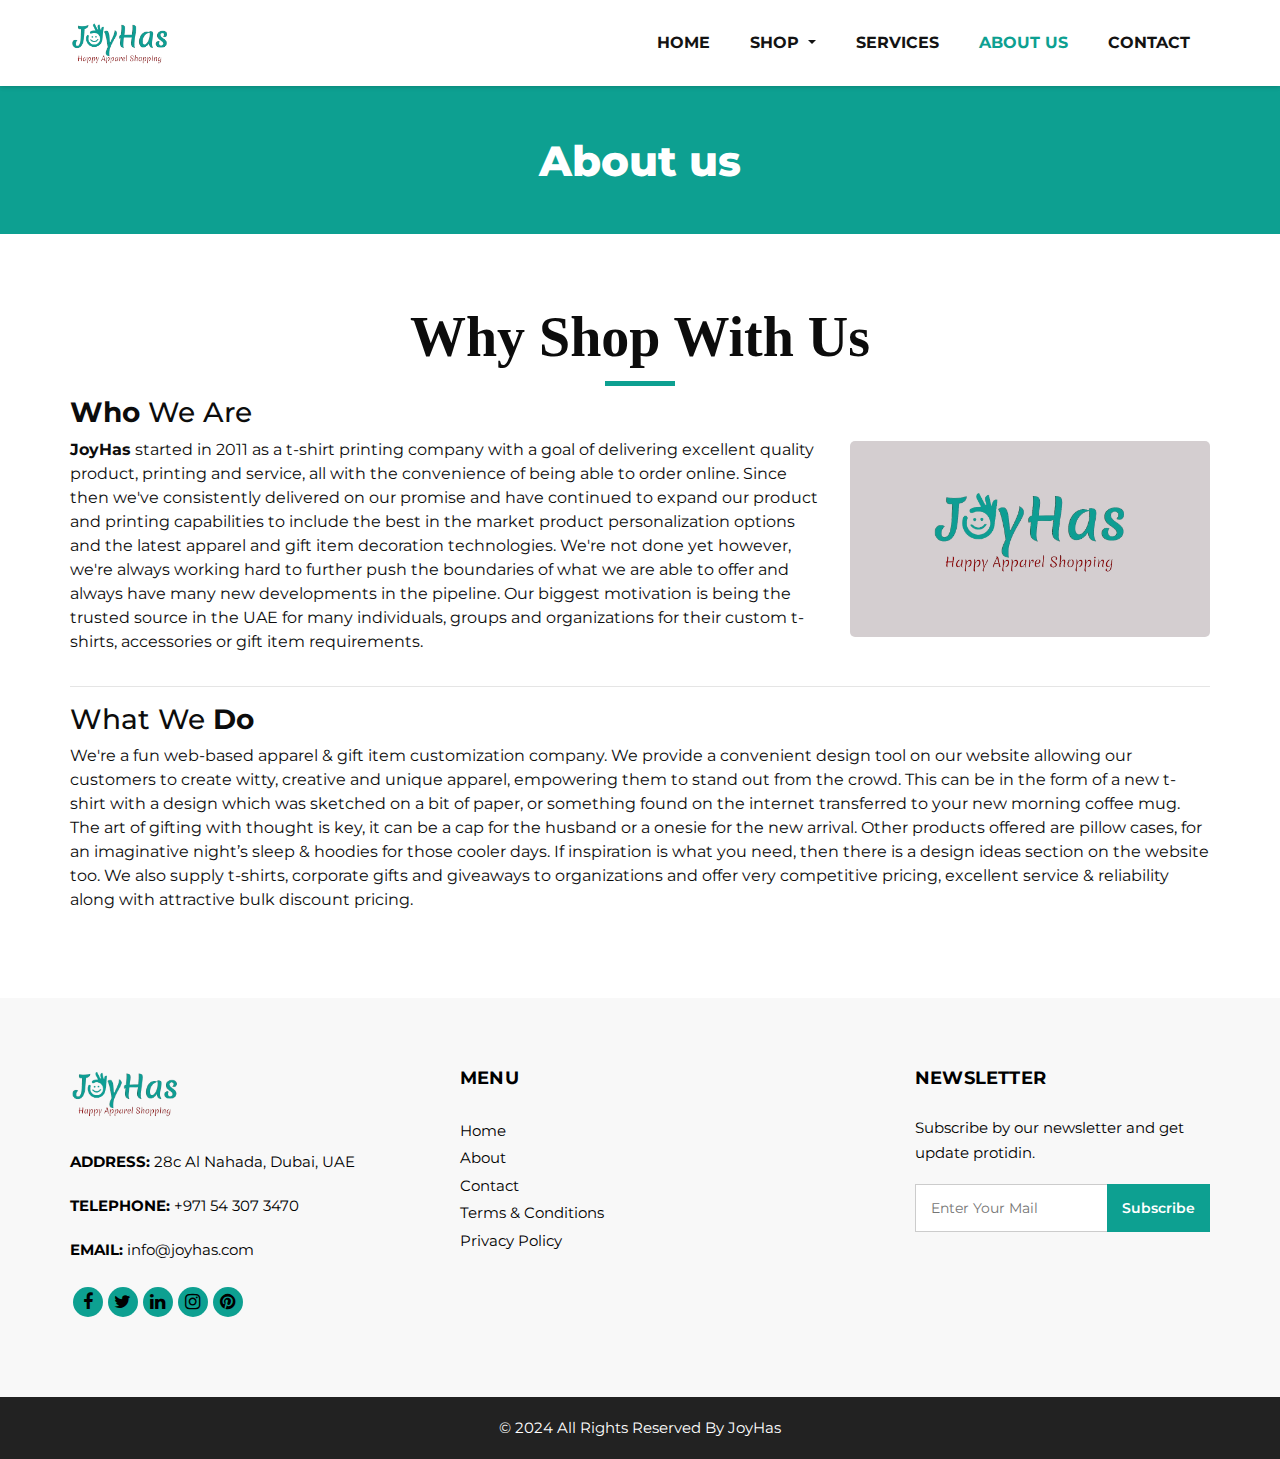
<file: about.html>
<!DOCTYPE html>
<html>
   <head>
      <!-- Basic -->
      <meta charset="utf-8" />
      <meta http-equiv="X-UA-Compatible" content="IE=edge" />
      <!-- Mobile Metas -->
      <meta name="viewport" content="width=device-width, initial-scale=1, shrink-to-fit=no" />
      <!-- Site Metas -->
      <meta name="keywords" content="" />
      <meta name="description" content="" />
      <meta name="author" content="" />
      <link rel="shortcut icon" href="images/favicon.png" type="">
      <title>JoyHas - Fashion HTML Template</title>
      <!-- bootstrap core css -->
      <link rel="stylesheet" type="text/css" href="css/bootstrap.css" />
      <!-- font awesome style -->
      <link href="css/font-awesome.min.css" rel="stylesheet" />
      <!-- Custom styles for this template -->
      <link href="css/style.css" rel="stylesheet" />
      <!-- responsive style -->
      <link href="css/responsive.css" rel="stylesheet" />
	<!-- jQery -->
	<script src="https://ajax.googleapis.com/ajax/libs/jquery/3.7.1/jquery.min.js"></script>
	<script>
	$(function(){
		$('#dyn_header').load('header.html', function() {
		    var path = window.location.pathname;
			var page = path.split("/").pop();
			if(page == "about.html"){
				$( ".navbar li:nth-child(4)").addClass("active");
			}
		});
	  $("#dyn_footer").load("footer.html");  
	});
	</script>
   </head>
   <body class="sub_page">
      <div class="hero_area" id="dyn_header">
      </div>
      <!-- inner page section -->
      <section class="inner_page_head">
         <div class="container_fuild">
            <div class="row">
               <div class="col-md-12">
                  <div class="full">
                     <h3>About us</h3>
                  </div>
               </div>
            </div>
         </div>
      </section>
      <!-- end inner page section -->
      <!-- why section -->
      <section class="why_section layout_padding">
         <div class="container">
            <div class="heading_container heading_center">
               <h2>
                  Why Shop With Us
               </h2>
            </div>
            <div class="row">
               <div class="col-md-8">            
            <h3 class="">
                <strong>Who</strong> We Are
            </h3>
    <p class=" ">
           <strong>JoyHas</strong> started in 2011 as a t-shirt printing company with a goal of delivering excellent quality product, printing and service, all with the convenience of being able to order online. Since then we've consistently delivered on our promise and have continued to expand our product and printing capabilities to include the best in the market product personalization options and the latest apparel and gift item decoration technologies. We're not done yet however, we're always working hard to further push the boundaries of what we are able to offer and always have many new developments in the pipeline. Our biggest motivation is being the trusted source in the UAE for many individuals, groups and organizations for their custom t-shirts, accessories or gift item requirements.  
    </p> 
               </div>

               <div class="col-md-4">
                  <div class="box" style="background-color:#d4ced0;">
                     <div class="img-box">
                        <a href="#"><img width="200" src="images/logo.png" alt="#" /></a>
                     </div>

                  </div>
               </div>

            </div>
			<div class="row">
				<div class="col-md-12">
             <hr class="tall">
             <h3 class="">
                What We <strong>Do</strong>
            </h3>
            <p class=" ">
            We're a fun web-based apparel &amp; gift item customization company. We provide a convenient design tool on our website allowing our customers to create witty, creative and unique apparel, empowering them to stand out from the crowd. This can be in the form of a new t-shirt with a design which was sketched on a bit of paper, or something found on the internet transferred to your new morning coffee mug. The art of gifting with thought is key, it can be a cap for the husband or a onesie for the new arrival. Other products offered are pillow cases, for an imaginative night’s sleep &amp; hoodies for those cooler days. If inspiration is what you need, then there is a design ideas section on the website too. We also supply t-shirts, corporate gifts and giveaways to organizations and offer very competitive pricing, excellent service &amp; reliability along with attractive bulk discount pricing.
    </p>
    </div>
			</div>
         </div>
      </section>
      <!-- end why section -->
      <!-- footer section -->
      <footer class="footer_section" id="dyn_footer">
         
      </footer>
	   <div class="cpy_">
         <p class="mx-auto">© 2024 All Rights Reserved By JoyHas</p>
      </div>
      <!-- footer section -->
      <!-- popper js -->
      <script src="js/popper.min.js"></script>
      <!-- bootstrap js -->
      <script src="js/bootstrap.js"></script>
      <!-- custom js -->
      <script src="js/custom.js"></script>
   </body>
</html>
</file>
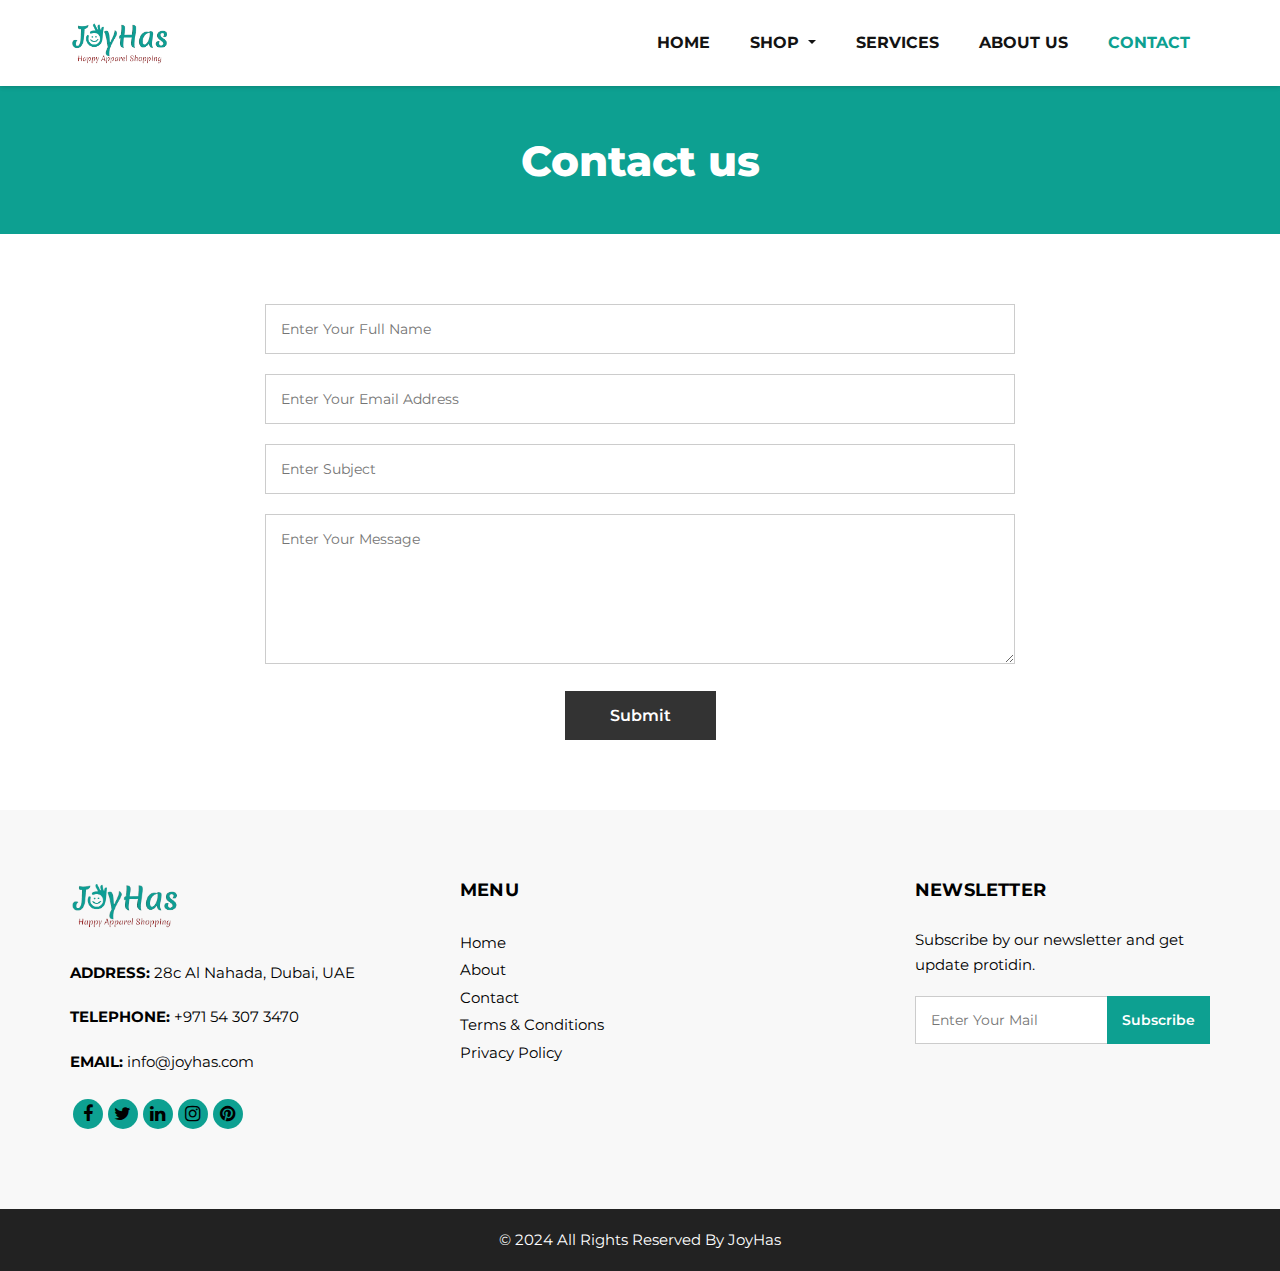
<file: contact.html>
<!DOCTYPE html>
<html>
   <head>
      <!-- Basic -->
      <meta charset="utf-8" />
      <meta http-equiv="X-UA-Compatible" content="IE=edge" />
      <!-- Mobile Metas -->
      <meta name="viewport" content="width=device-width, initial-scale=1, shrink-to-fit=no" />
      <!-- Site Metas -->
      <meta name="keywords" content="" />
      <meta name="description" content="" />
      <meta name="author" content="" />
      <link rel="shortcut icon" href="images/favicon.png" type="">
      <title>JoyHas - Fashion HTML Template</title>
      <!-- bootstrap core css -->
      <link rel="stylesheet" type="text/css" href="css/bootstrap.css" />
      <!-- font awesome style -->
      <link href="css/font-awesome.min.css" rel="stylesheet" />
      <!-- Custom styles for this template -->
      <link href="css/style.css" rel="stylesheet" />
      <!-- responsive style -->
      <link href="css/responsive.css" rel="stylesheet" />
	    <!-- jQery -->
	<script src="https://ajax.googleapis.com/ajax/libs/jquery/3.7.1/jquery.min.js"></script>
	<script>
	$(function(){
		$('#dyn_header').load('header.html', function() {
		    var path = window.location.pathname;
			var page = path.split("/").pop();
			if(page == "contact.html"){
				$( ".navbar li:nth-child(5)").addClass("active");
			}
		});
	  $("#dyn_footer").load("footer.html");  
	});
	</script>
   </head>
   <body class="sub_page">
      <div class="hero_area" id="dyn_header">
      </div>
      <!-- inner page section -->
      <section class="inner_page_head">
         <div class="container_fuild">
            <div class="row">
               <div class="col-md-12">
                  <div class="full">
                     <h3>Contact us</h3>
                  </div>
               </div>
            </div>
         </div>
      </section>
      <!-- end inner page section -->
      <!-- why section -->
      <section class="why_section layout_padding">
         <div class="container">
         
            <div class="row">
               <div class="col-lg-8 offset-lg-2">
                  <div class="full">
                     <form action="index.html">
                        <fieldset>
                           <input type="text" placeholder="Enter your full name" name="name" required />
                           <input type="email" placeholder="Enter your email address" name="email" required />
                           <input type="text" placeholder="Enter subject" name="subject" required />
                           <textarea placeholder="Enter your message" required></textarea>
                           <input type="submit" value="Submit" />
                        </fieldset>
                     </form>
                  </div>
               </div>
            </div>
         </div>
      </section>
      <!-- end why section -->

      <!-- footer section -->
      <footer class="footer_section" id="dyn_footer">
      </footer>
	   <div class="cpy_">
         <p class="mx-auto">© 2024 All Rights Reserved By JoyHas</p>
      </div>
      <!-- footer section -->
      <!-- popper js -->
      <script src="js/popper.min.js"></script>
      <!-- bootstrap js -->
      <script src="js/bootstrap.js"></script>
      <!-- custom js -->
      <script src="js/custom.js"></script>
   </body>
</html>
</file>
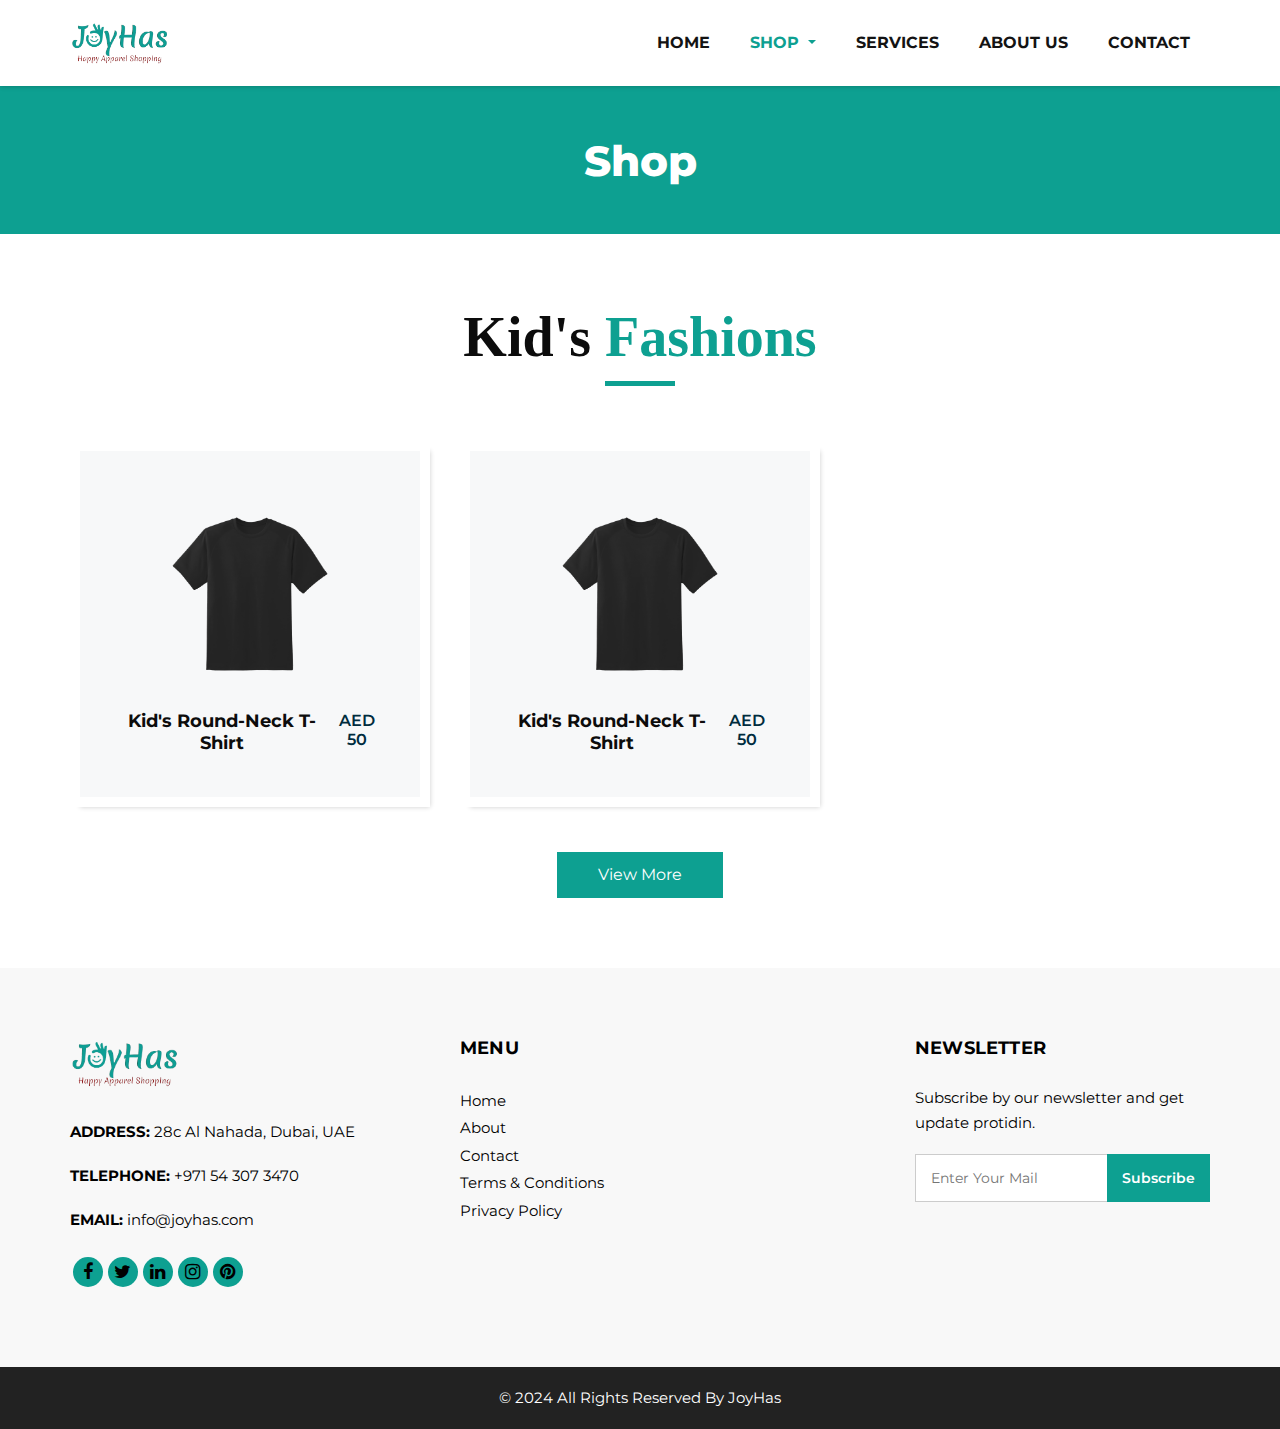
<file: kids-fashon.html>
<!DOCTYPE html>
<html>
   <head>
      <!-- Basic -->
      <meta charset="utf-8" />
      <meta http-equiv="X-UA-Compatible" content="IE=edge" />
      <!-- Mobile Metas -->
      <meta name="viewport" content="width=device-width, initial-scale=1, shrink-to-fit=no" />
      <!-- Site Metas -->
      <meta name="keywords" content="" />
      <meta name="description" content="" />
      <meta name="author" content="" />
      <link rel="shortcut icon" href="images/favicon.png" type="">
      <title>JoyHas - Fashion HTML Template</title>
      <!-- bootstrap core css -->
      <link rel="stylesheet" type="text/css" href="css/bootstrap.css" />
      <!-- font awesome style -->
      <link href="css/font-awesome.min.css" rel="stylesheet" />
      <!-- Custom styles for this template -->
      <link href="css/style.css" rel="stylesheet" />
      <!-- responsive style -->
      <link href="css/responsive.css" rel="stylesheet" />
	 <!-- jQery -->
	<script src="https://ajax.googleapis.com/ajax/libs/jquery/3.7.1/jquery.min.js"></script>
	<script>
	$(function(){
		$('#dyn_header').load('header.html', function() {
		    var path = window.location.pathname;
			var page = path.split("/").pop();
			if(page == "kids-fashon.html"){
				$( ".navbar li:nth-child(2)").addClass("active");
			}
		});
	  $("#dyn_footer").load("footer.html");  
	});
	</script>
   </head>
   <body class="sub_page">
      <div class="hero_area" id="dyn_header">
         
      </div>
      <!-- inner page section -->
      <section class="inner_page_head">
         <div class="container_fuild">
            <div class="row">
               <div class="col-md-12">
                  <div class="full">
                     <h3>Shop</h3>
                  </div>
               </div>
            </div>
         </div>
      </section>
      <!-- end inner page section -->
      <!-- product section -->
      <section class="product_section layout_padding">
         <div class="container">
            <div class="heading_container heading_center">
               <h2>
                  Kid's <span>Fashions</span>
               </h2>
            </div>
            <div class="row" id="products_container">
               <div class="col-sm-6 col-md-4 col-lg-3">
                  <div class="box">
                     <div class="option_container">
                        <div class="options">
                           <a href="customize.html" class="option1">
                           Men's Shirt
                           </a>
                           <a href="" class="option2">
                           Buy Now
                           </a>
                        </div>
                     </div>
                     <div class="img-box">
                        <img src="images/p1.png" alt="">
                     </div>
                     <div class="detail-box">
                        <h5>
                           Men's Shirt
                        </h5>
                        <h6>
                           $75
                        </h6>
                     </div>
                  </div>
               </div>
               <div class="col-sm-6 col-md-4 col-lg-3">
                  <div class="box">
                     <div class="option_container">
                        <div class="options">
                           <a href="customize.html" class="option1">
                           Customize Now
                           </a>
                           <a href="" class="option2">
                           Buy Now
                           </a>
                        </div>
                     </div>
                     <div class="img-box">
                        <img src="images/p2.png" alt="">
                     </div>
                     <div class="detail-box">
                        <h5>
                           Men's Shirt
                        </h5>
                        <h6>
                           $80
                        </h6>
                     </div>
                  </div>
               </div>
               <div class="col-sm-6 col-md-4 col-lg-3">
                  <div class="box">
                     <div class="option_container">
                        <div class="options">
                           <a href="customize.html" class="option1">
                           Customize Now
                           </a>
                           <a href="" class="option2">
                           Buy Now
                           </a>
                        </div>
                     </div>
                     <div class="img-box">
                        <img src="images/p3.png" alt="">
                     </div>
                     <div class="detail-box">
                        <h5>
                           Women's Dress
                        </h5>
                        <h6>
                           $68
                        </h6>
                     </div>
                  </div>
               </div>
               <div class="col-sm-6 col-md-4 col-lg-3">
                  <div class="box">
                     <div class="option_container">
                        <div class="options">
                           <a href="customize.html" class="option1">
                           Customize Now
                           </a>
                           <a href="" class="option2">
                           Buy Now
                           </a>
                        </div>
                     </div>
                     <div class="img-box">
                        <img src="images/p4.png" alt="">
                     </div>
                     <div class="detail-box">
                        <h5>
                           Women's Dress
                        </h5>
                        <h6>
                           $70
                        </h6>
                     </div>
                  </div>
               </div>
               <div class="col-sm-6 col-md-4 col-lg-3">
                  <div class="box">
                     <div class="option_container">
                        <div class="options">
                           <a href="customize.html" class="option1">
                           Customize Now
                           </a>
                           <a href="" class="option2">
                           Buy Now
                           </a>
                        </div>
                     </div>
                     <div class="img-box">
                        <img src="images/p5.png" alt="">
                     </div>
                     <div class="detail-box">
                        <h5>
                           Women's Dress
                        </h5>
                        <h6>
                           $75
                        </h6>
                     </div>
                  </div>
               </div>
               <div class="col-sm-6 col-md-4 col-lg-3">
                  <div class="box">
                     <div class="option_container">
                        <div class="options">
                           <a href="customize.html" class="option1">
                           Customize Now
                           </a>
                           <a href="" class="option2">
                           Buy Now
                           </a>
                        </div>
                     </div>
                     <div class="img-box">
                        <img src="images/p6.png" alt="">
                     </div>
                     <div class="detail-box">
                        <h5>
                           Women's Dress
                        </h5>
                        <h6>
                           $58
                        </h6>
                     </div>
                  </div>
               </div>
               <div class="col-sm-6 col-md-4 col-lg-3">
                  <div class="box">
                     <div class="option_container">
                        <div class="options">
                           <a href="customize.html" class="option1">
                           Customize Now
                           </a>
                           <a href="" class="option2">
                           Buy Now
                           </a>
                        </div>
                     </div>
                     <div class="img-box">
                        <img src="images/p7.png" alt="">
                     </div>
                     <div class="detail-box">
                        <h5>
                           Women's Dress
                        </h5>
                        <h6>
                           $80
                        </h6>
                     </div>
                  </div>
               </div>
               <div class="col-sm-6 col-md-4 col-lg-3">
                  <div class="box">
                     <div class="option_container">
                        <div class="options">
                           <a href="customize.html" class="option1">
                           Customize Now
                           </a>
                           <a href="" class="option2">
                           Buy Now
                           </a>
                        </div>
                     </div>
                     <div class="img-box">
                        <img src="images/p8.png" alt="">
                     </div>
                     <div class="detail-box">
                        <h5>
                           Men's Shirt
                        </h5>
                        <h6>
                           $65
                        </h6>
                     </div>
                  </div>
               </div>
               <div class="col-sm-6 col-md-4 col-lg-3">
                  <div class="box">
                     <div class="option_container">
                        <div class="options">
                           <a href="customize.html" class="option1">
                           Customize Now
                           </a>
                           <a href="" class="option2">
                           Buy Now
                           </a>
                        </div>
                     </div>
                     <div class="img-box">
                        <img src="images/p9.png" alt="">
                     </div>
                     <div class="detail-box">
                        <h5>
                           Men's Shirt
                        </h5>
                        <h6>
                           $65
                        </h6>
                     </div>
                  </div>
               </div>
               <div class="col-sm-6 col-md-4 col-lg-3">
                  <div class="box">
                     <div class="option_container">
                        <div class="options">
                           <a href="customize.html" class="option1">
                           Customize Now
                           </a>
                           <a href="" class="option2">
                           Buy Now
                           </a>
                        </div>
                     </div>
                     <div class="img-box">
                        <img src="images/p10.png" alt="">
                     </div>
                     <div class="detail-box">
                        <h5>
                           Men's Shirt
                        </h5>
                        <h6>
                           $65
                        </h6>
                     </div>
                  </div>
               </div>
               <div class="col-sm-6 col-md-4 col-lg-3">
                  <div class="box">
                     <div class="option_container">
                        <div class="options">
                           <a href="customize.html" class="option1">
                           Customize Now
                           </a>
                           <a href="" class="option2">
                           Buy Now
                           </a>
                        </div>
                     </div>
                     <div class="img-box">
                        <img src="images/p11.png" alt="">
                     </div>
                     <div class="detail-box">
                        <h5>
                           Men's Shirt
                        </h5>
                        <h6>
                           $65
                        </h6>
                     </div>
                  </div>
               </div>
               <div class="col-sm-6 col-md-4 col-lg-3">
                  <div class="box">
                     <div class="option_container">
                        <div class="options">
                           <a href="customize.html" class="option1">
                           Customize Now
                           </a>
                           <a href="" class="option2">
                           Buy Now
                           </a>
                        </div>
                     </div>
                     <div class="img-box">
                        <img src="images/p12.png" alt="">
                     </div>
                     <div class="detail-box">
                        <h5>
                           Women's Dress
                        </h5>
                        <h6>
                           $65
                        </h6>
                     </div>
                  </div>
               </div>
            </div>
            <div class="btn-box">
               <a href="">
               View More
               </a>
            </div>
         </div>
      </section>
      <!-- end product section -->
      <!-- footer section -->
      <footer class="footer_section" id="dyn_footer">
         
      </footer>
	   <div class="cpy_">
         <p class="mx-auto">© 2024 All Rights Reserved By JoyHas</p>
      </div>
      <!-- footer section -->
      <!-- popper js -->
      <script src="js/popper.min.js"></script>
      <!-- bootstrap js -->
      <script src="js/bootstrap.js"></script>
      <!-- custom js -->
      <script src="js/custom.js"></script>
	  <script>
	  var tmp_data ="";
	for (var i = 0; i < database.products.length; i++){
		if(database.products[i].category == "kids"){
			tmp_data+='<div class="col-sm-6 col-md-4 col-lg-4"><div class="box"><div class="option_container"><div class="options"><a href="customize.html?product='+database.products[i].id+'" class="option1">Customize Now</a><a href="" class="option2">Buy Now</a></div></div><div class="img-box">';
		  if(database.products[i].images[0]){
		  tmp_data+='<img src="'+database.products[i].images[0]+'" alt="">';
		  }
		  tmp_data+='</div><div class="detail-box"><h5>'+database.products[i].title+'</h5><h6>AED '+database.products[i].price+'</h6></div></div></div>';
	  }
	}
	$("#products_container").html(tmp_data);
	  </script>
   </body>
</html>
</file>
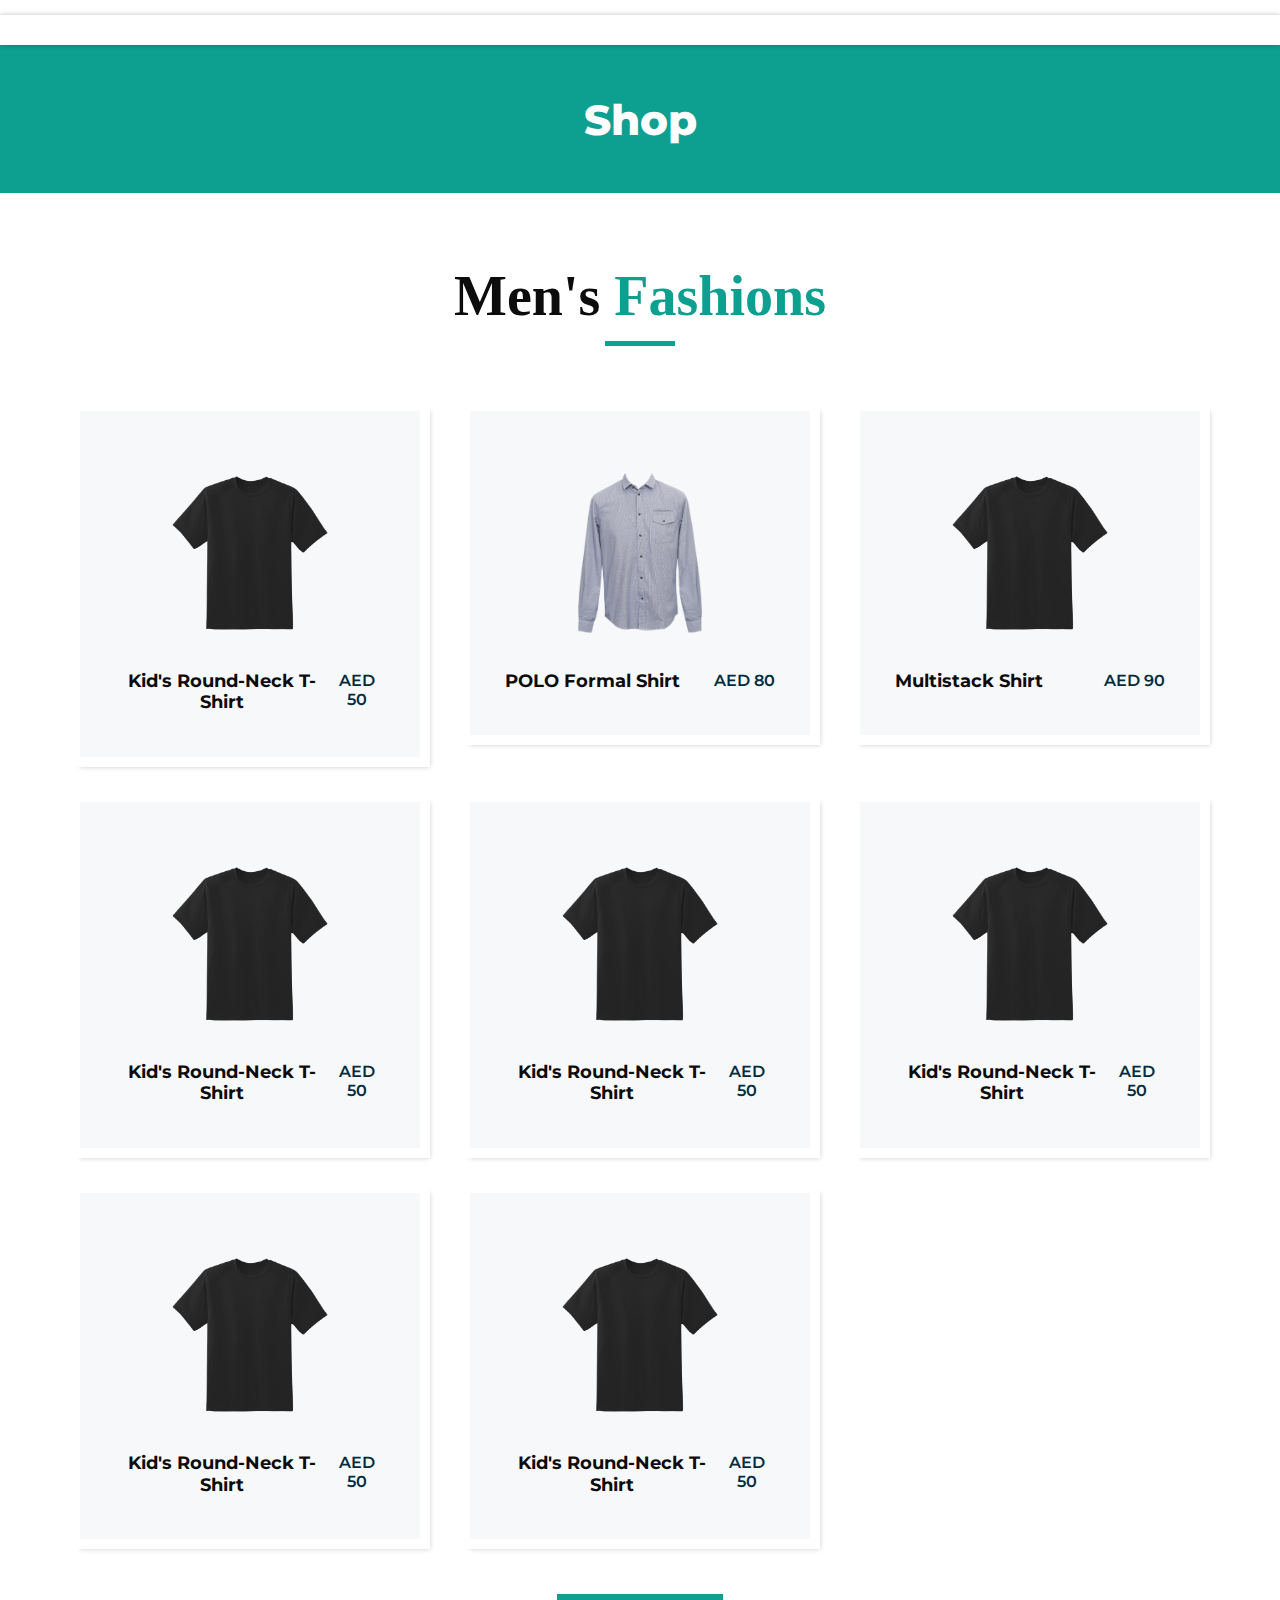
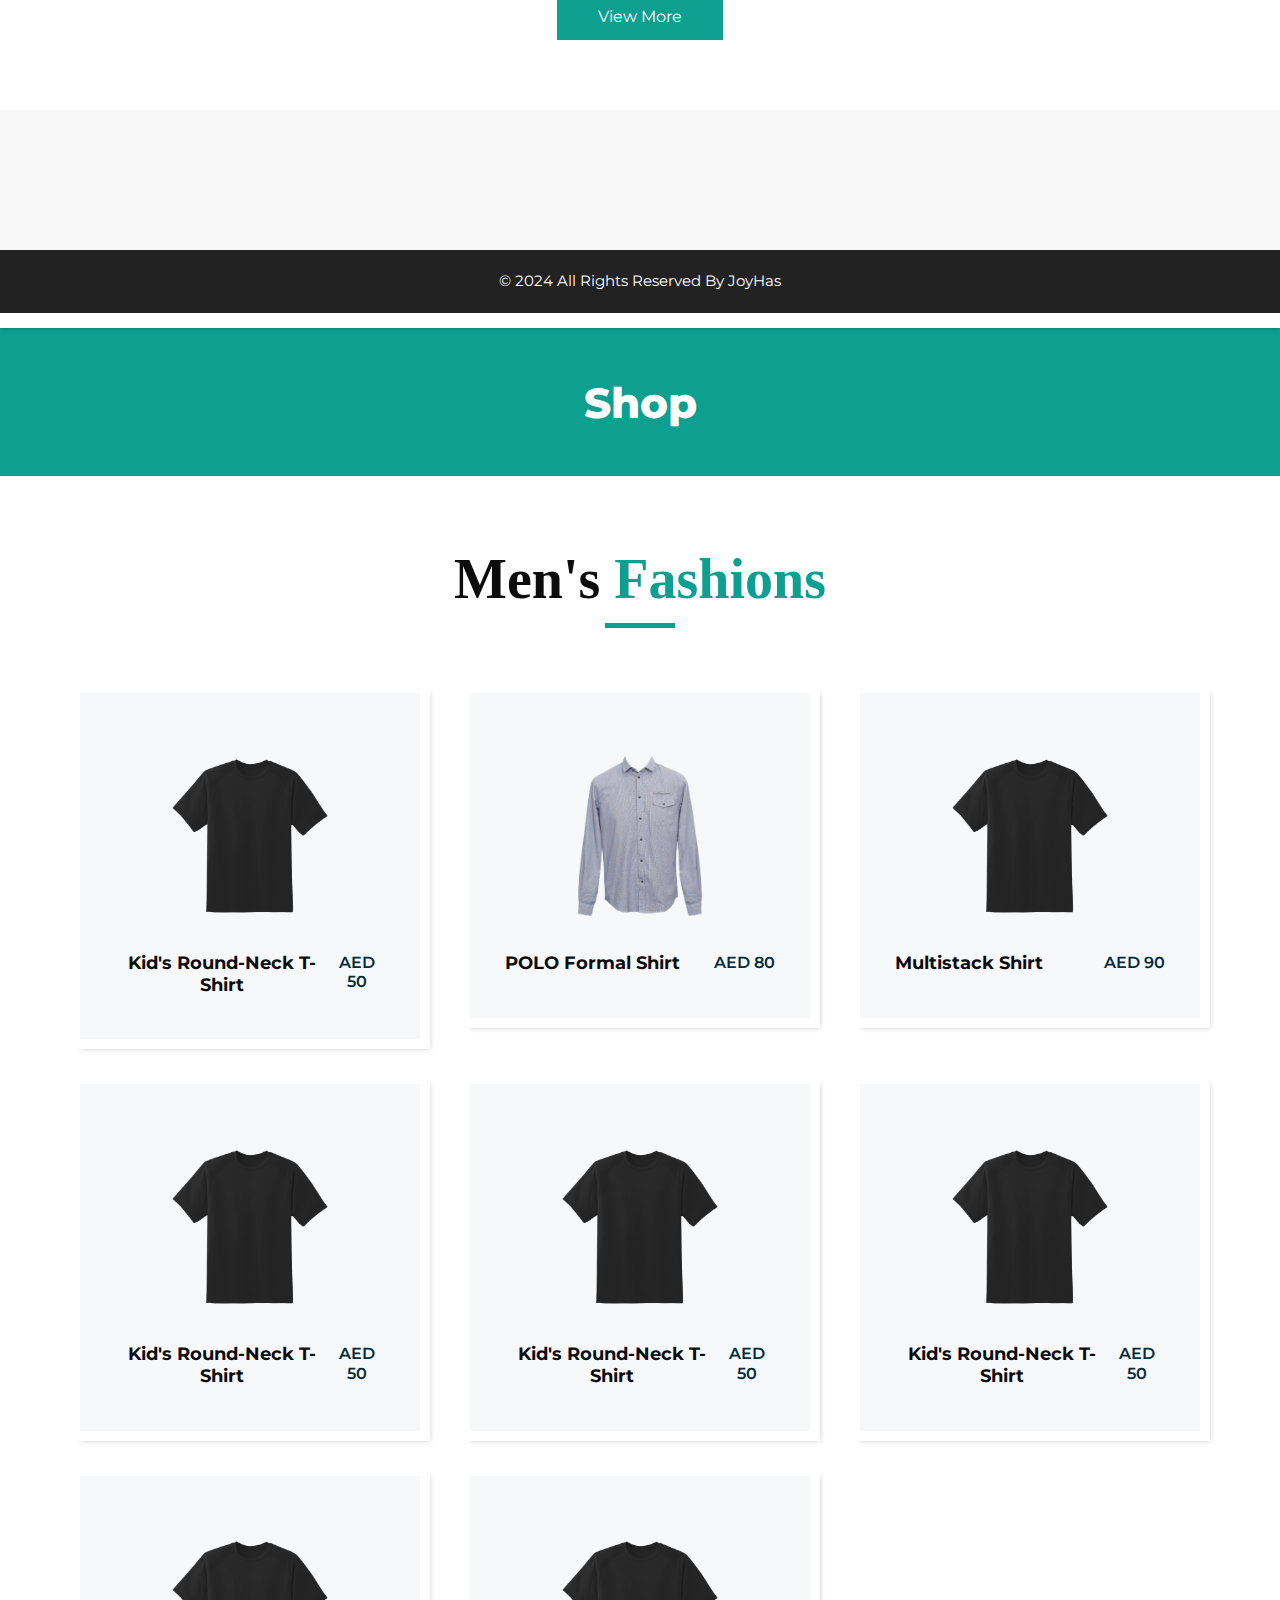
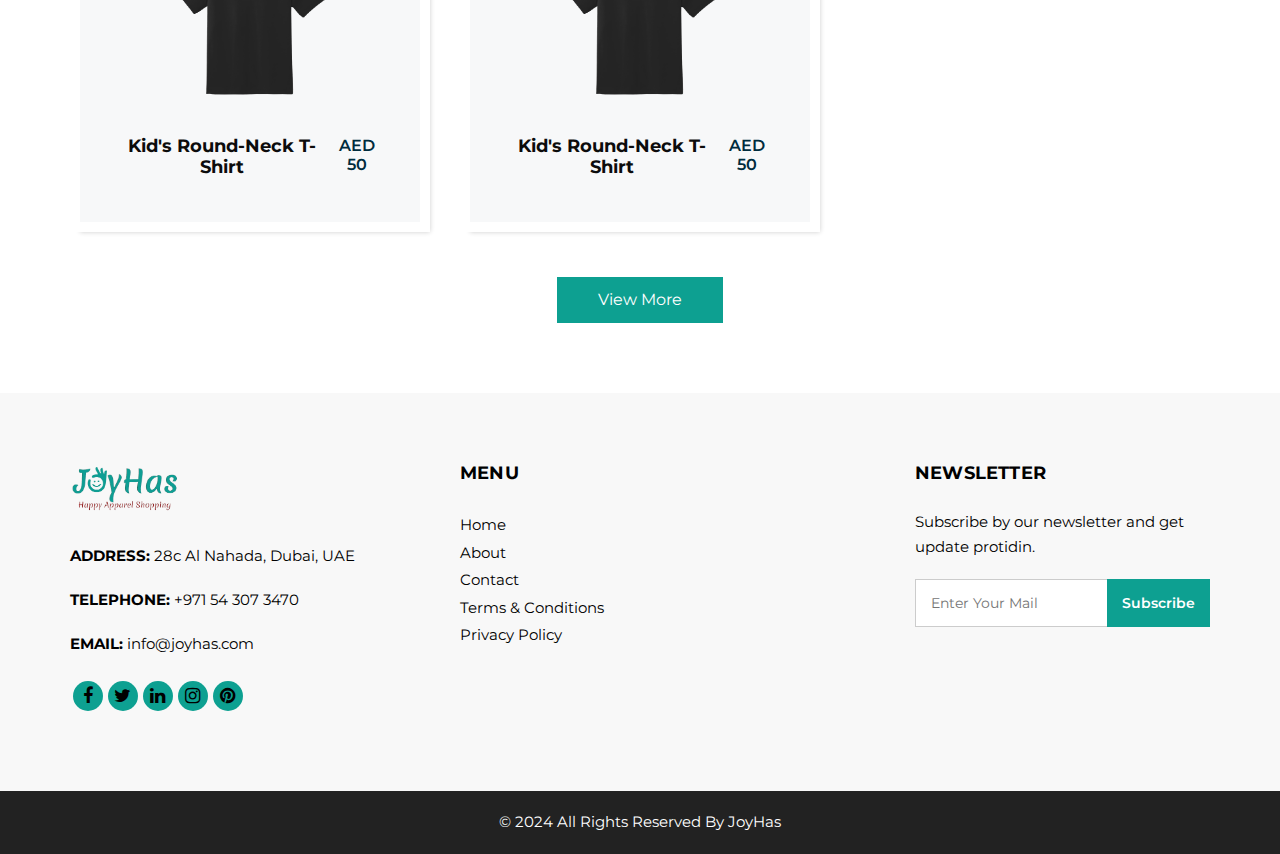
<file: mens-fashon.html>
<!DOCTYPE html>
<html>
   <head>
      <!-- Basic -->
      <meta charset="utf-8" />
      <meta http-equiv="X-UA-Compatible" content="IE=edge" />
      <!-- Mobile Metas -->
      <meta name="viewport" content="width=device-width, initial-scale=1, shrink-to-fit=no" />
      <!-- Site Metas -->
      <meta name="keywords" content="" />
      <meta name="description" content="" />
      <meta name="author" content="" />
      <link rel="shortcut icon" href="images/favicon.png" type="">
      <title>JoyHas - Fashion HTML Template</title>
      <!-- bootstrap core css -->
      <link rel="stylesheet" type="text/css" href="css/bootstrap.css" />
      <!-- font awesome style -->
      <link href="css/font-awesome.min.css" rel="stylesheet" />
      <!-- Custom styles for this template -->
      <link href="css/style.css" rel="stylesheet" />
      <!-- responsive style -->
      <link href="css/responsive.css" rel="stylesheet" />
	    <!-- jQery -->
	<script src="https://ajax.googleapis.com/ajax/libs/jquery/3.7.1/jquery.min.js"></script>
	<script>
	$(function(){
		$('#dyn_header').load('mens-fashon.html', function() {
		    var path = window.location.pathname;
			var page = path.split("/").pop();
			if(page == "customize.html"){
				$( ".navbar li:nth-child(2)").addClass("active");
			}
		});
	  $("#dyn_footer").load("footer.html");  
	});
	</script>
   </head>
   <body class="sub_page">
      <div class="hero_area">
         <!-- header section strats -->
         <header class="header_section" id="dyn_header">
           
      </div>
      <!-- inner page section -->
      <section class="inner_page_head">
         <div class="container_fuild">
            <div class="row">
               <div class="col-md-12">
                  <div class="full">
                     <h3>Shop</h3>
                  </div>
               </div>
            </div>
         </div>
      </section>
      <!-- end inner page section -->
      <!-- product section -->
      <section class="product_section layout_padding">
         <div class="container">
            <div class="heading_container heading_center">
               <h2>
                  Men's <span>Fashions</span>
               </h2>
            </div>
            <div class="row" id="products_container">
               <div class="col-sm-6 col-md-4 col-lg-3">
                  <div class="box">
                     <div class="option_container">
                        <div class="options">
                           <a href="customize.html" class="option1">
                           Men's Shirt
                           </a>
                           <a href="" class="option2">
                           Buy Now
                           </a>
                        </div>
                     </div>
                     <div class="img-box">
                        <img src="images/p1.png" alt="">
                     </div>
                     <div class="detail-box">
                        <h5>
                           Men's Shirt
                        </h5>
                        <h6>
                           $75
                        </h6>
                     </div>
                  </div>
               </div>
               <div class="col-sm-6 col-md-4 col-lg-3">
                  <div class="box">
                     <div class="option_container">
                        <div class="options">
                           <a href="customize.html" class="option1">
                           Customize Now
                           </a>
                           <a href="" class="option2">
                           Buy Now
                           </a>
                        </div>
                     </div>
                     <div class="img-box">
                        <img src="images/p2.png" alt="">
                     </div>
                     <div class="detail-box">
                        <h5>
                           Men's Shirt
                        </h5>
                        <h6>
                           $80
                        </h6>
                     </div>
                  </div>
               </div>
               <div class="col-sm-6 col-md-4 col-lg-3">
                  <div class="box">
                     <div class="option_container">
                        <div class="options">
                           <a href="customize.html" class="option1">
                           Customize Now
                           </a>
                           <a href="" class="option2">
                           Buy Now
                           </a>
                        </div>
                     </div>
                     <div class="img-box">
                        <img src="images/p3.png" alt="">
                     </div>
                     <div class="detail-box">
                        <h5>
                           Women's Dress
                        </h5>
                        <h6>
                           $68
                        </h6>
                     </div>
                  </div>
               </div>
               <div class="col-sm-6 col-md-4 col-lg-3">
                  <div class="box">
                     <div class="option_container">
                        <div class="options">
                           <a href="customize.html" class="option1">
                           Customize Now
                           </a>
                           <a href="" class="option2">
                           Buy Now
                           </a>
                        </div>
                     </div>
                     <div class="img-box">
                        <img src="images/p4.png" alt="">
                     </div>
                     <div class="detail-box">
                        <h5>
                           Women's Dress
                        </h5>
                        <h6>
                           $70
                        </h6>
                     </div>
                  </div>
               </div>
               <div class="col-sm-6 col-md-4 col-lg-3">
                  <div class="box">
                     <div class="option_container">
                        <div class="options">
                           <a href="customize.html" class="option1">
                           Customize Now
                           </a>
                           <a href="" class="option2">
                           Buy Now
                           </a>
                        </div>
                     </div>
                     <div class="img-box">
                        <img src="images/p5.png" alt="">
                     </div>
                     <div class="detail-box">
                        <h5>
                           Women's Dress
                        </h5>
                        <h6>
                           $75
                        </h6>
                     </div>
                  </div>
               </div>
               <div class="col-sm-6 col-md-4 col-lg-3">
                  <div class="box">
                     <div class="option_container">
                        <div class="options">
                           <a href="customize.html" class="option1">
                           Customize Now
                           </a>
                           <a href="" class="option2">
                           Buy Now
                           </a>
                        </div>
                     </div>
                     <div class="img-box">
                        <img src="images/p6.png" alt="">
                     </div>
                     <div class="detail-box">
                        <h5>
                           Women's Dress
                        </h5>
                        <h6>
                           $58
                        </h6>
                     </div>
                  </div>
               </div>
               <div class="col-sm-6 col-md-4 col-lg-3">
                  <div class="box">
                     <div class="option_container">
                        <div class="options">
                           <a href="customize.html" class="option1">
                           Customize Now
                           </a>
                           <a href="" class="option2">
                           Buy Now
                           </a>
                        </div>
                     </div>
                     <div class="img-box">
                        <img src="images/p7.png" alt="">
                     </div>
                     <div class="detail-box">
                        <h5>
                           Women's Dress
                        </h5>
                        <h6>
                           $80
                        </h6>
                     </div>
                  </div>
               </div>
               <div class="col-sm-6 col-md-4 col-lg-3">
                  <div class="box">
                     <div class="option_container">
                        <div class="options">
                           <a href="customize.html" class="option1">
                           Customize Now
                           </a>
                           <a href="" class="option2">
                           Buy Now
                           </a>
                        </div>
                     </div>
                     <div class="img-box">
                        <img src="images/p8.png" alt="">
                     </div>
                     <div class="detail-box">
                        <h5>
                           Men's Shirt
                        </h5>
                        <h6>
                           $65
                        </h6>
                     </div>
                  </div>
               </div>
               <div class="col-sm-6 col-md-4 col-lg-3">
                  <div class="box">
                     <div class="option_container">
                        <div class="options">
                           <a href="customize.html" class="option1">
                           Customize Now
                           </a>
                           <a href="" class="option2">
                           Buy Now
                           </a>
                        </div>
                     </div>
                     <div class="img-box">
                        <img src="images/p9.png" alt="">
                     </div>
                     <div class="detail-box">
                        <h5>
                           Men's Shirt
                        </h5>
                        <h6>
                           $65
                        </h6>
                     </div>
                  </div>
               </div>
               <div class="col-sm-6 col-md-4 col-lg-3">
                  <div class="box">
                     <div class="option_container">
                        <div class="options">
                           <a href="customize.html" class="option1">
                           Customize Now
                           </a>
                           <a href="" class="option2">
                           Buy Now
                           </a>
                        </div>
                     </div>
                     <div class="img-box">
                        <img src="images/p10.png" alt="">
                     </div>
                     <div class="detail-box">
                        <h5>
                           Men's Shirt
                        </h5>
                        <h6>
                           $65
                        </h6>
                     </div>
                  </div>
               </div>
               <div class="col-sm-6 col-md-4 col-lg-3">
                  <div class="box">
                     <div class="option_container">
                        <div class="options">
                           <a href="customize.html" class="option1">
                           Customize Now
                           </a>
                           <a href="" class="option2">
                           Buy Now
                           </a>
                        </div>
                     </div>
                     <div class="img-box">
                        <img src="images/p11.png" alt="">
                     </div>
                     <div class="detail-box">
                        <h5>
                           Men's Shirt
                        </h5>
                        <h6>
                           $65
                        </h6>
                     </div>
                  </div>
               </div>
               <div class="col-sm-6 col-md-4 col-lg-3">
                  <div class="box">
                     <div class="option_container">
                        <div class="options">
                           <a href="customize.html" class="option1">
                           Customize Now
                           </a>
                           <a href="" class="option2">
                           Buy Now
                           </a>
                        </div>
                     </div>
                     <div class="img-box">
                        <img src="images/p12.png" alt="">
                     </div>
                     <div class="detail-box">
                        <h5>
                           Women's Dress
                        </h5>
                        <h6>
                           $65
                        </h6>
                     </div>
                  </div>
               </div>
            </div>
            <div class="btn-box">
               <a href="">
               View More
               </a>
            </div>
         </div>
      </section>
      <!-- end product section -->
      <!-- footer section -->
      <footer class="footer_section" id="dyn_footer">
        
      </footer>
	   <div class="cpy_">
         <p class="mx-auto">© 2024 All Rights Reserved By JoyHas</p>
      </div>
      <!-- footer section -->
      <!-- popper js -->
      <script src="js/popper.min.js"></script>
      <!-- bootstrap js -->
      <script src="js/bootstrap.js"></script>
      <!-- custom js -->
      <script src="js/custom.js"></script>
	  <script>
	  var tmp_data ="";
	for (var i = 0; i < database.products.length; i++){
		if(database.products[i].category == "mens"){
			tmp_data+='<div class="col-sm-6 col-md-4 col-lg-4"><div class="box"><div class="option_container"><div class="options"><a href="customize.html?product='+database.products[i].id+'" class="option1">Customize Now</a><a href="" class="option2">Buy Now</a></div></div><div class="img-box">';
		  if(database.products[i].images[0]){
		  tmp_data+='<img src="'+database.products[i].images[0]+'" alt="">';
		  }
		  tmp_data+='</div><div class="detail-box"><h5>'+database.products[i].title+'</h5><h6>AED '+database.products[i].price+'</h6></div></div></div>';
	  }
	}
	$("#products_container").html(tmp_data);
	  </script>
   </body>
</html>
</file>
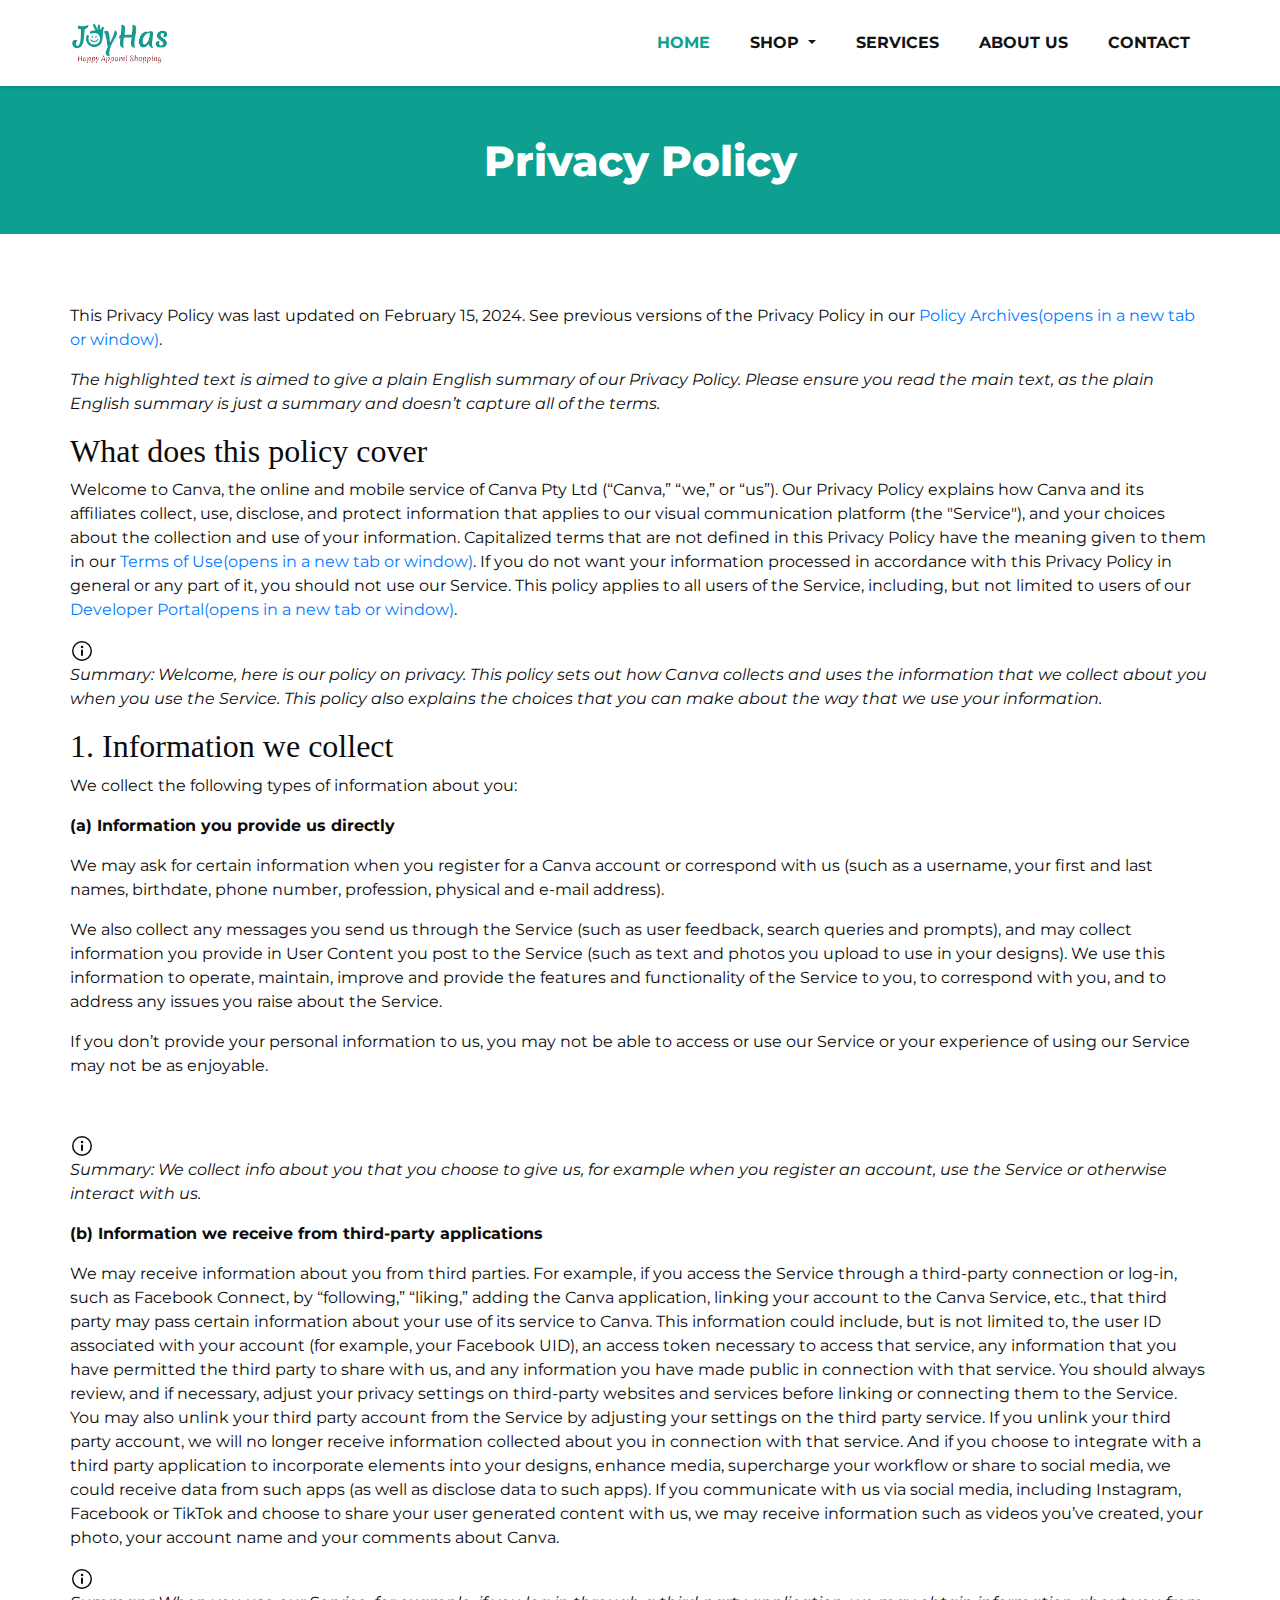
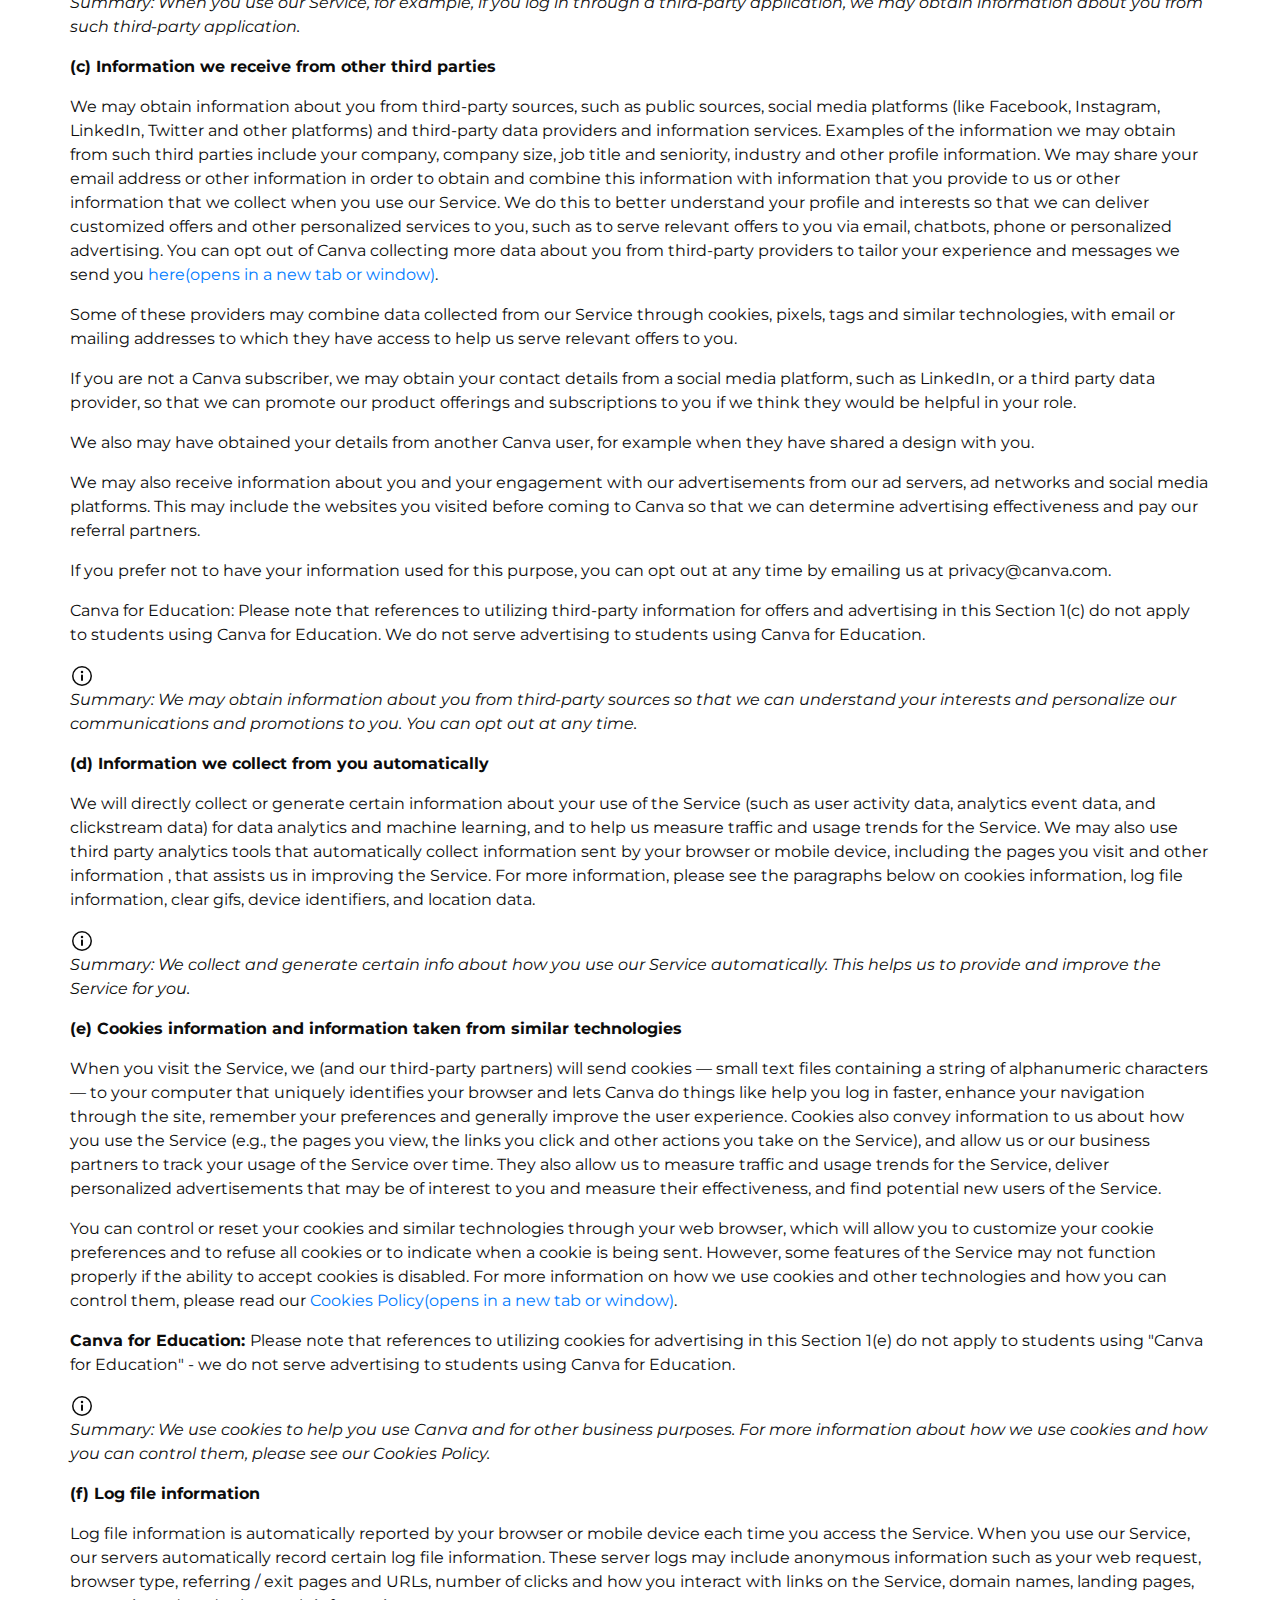
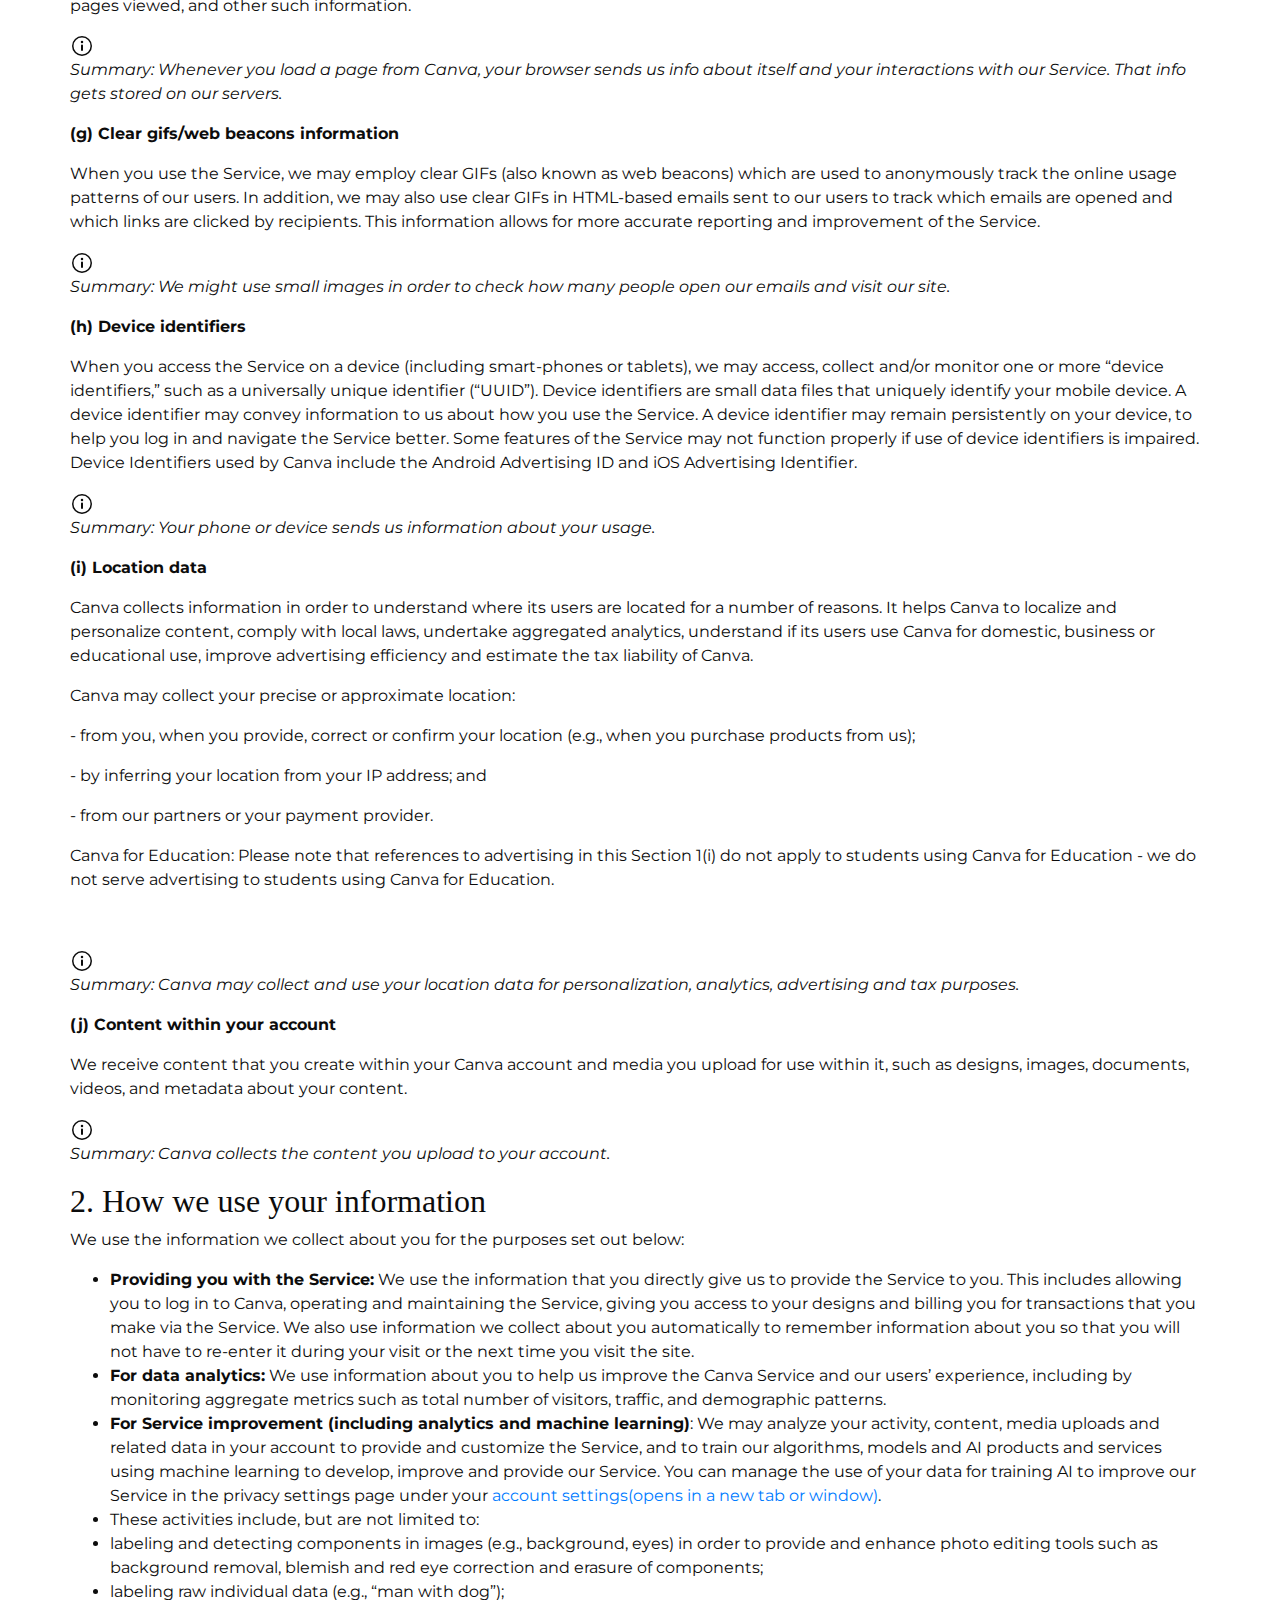
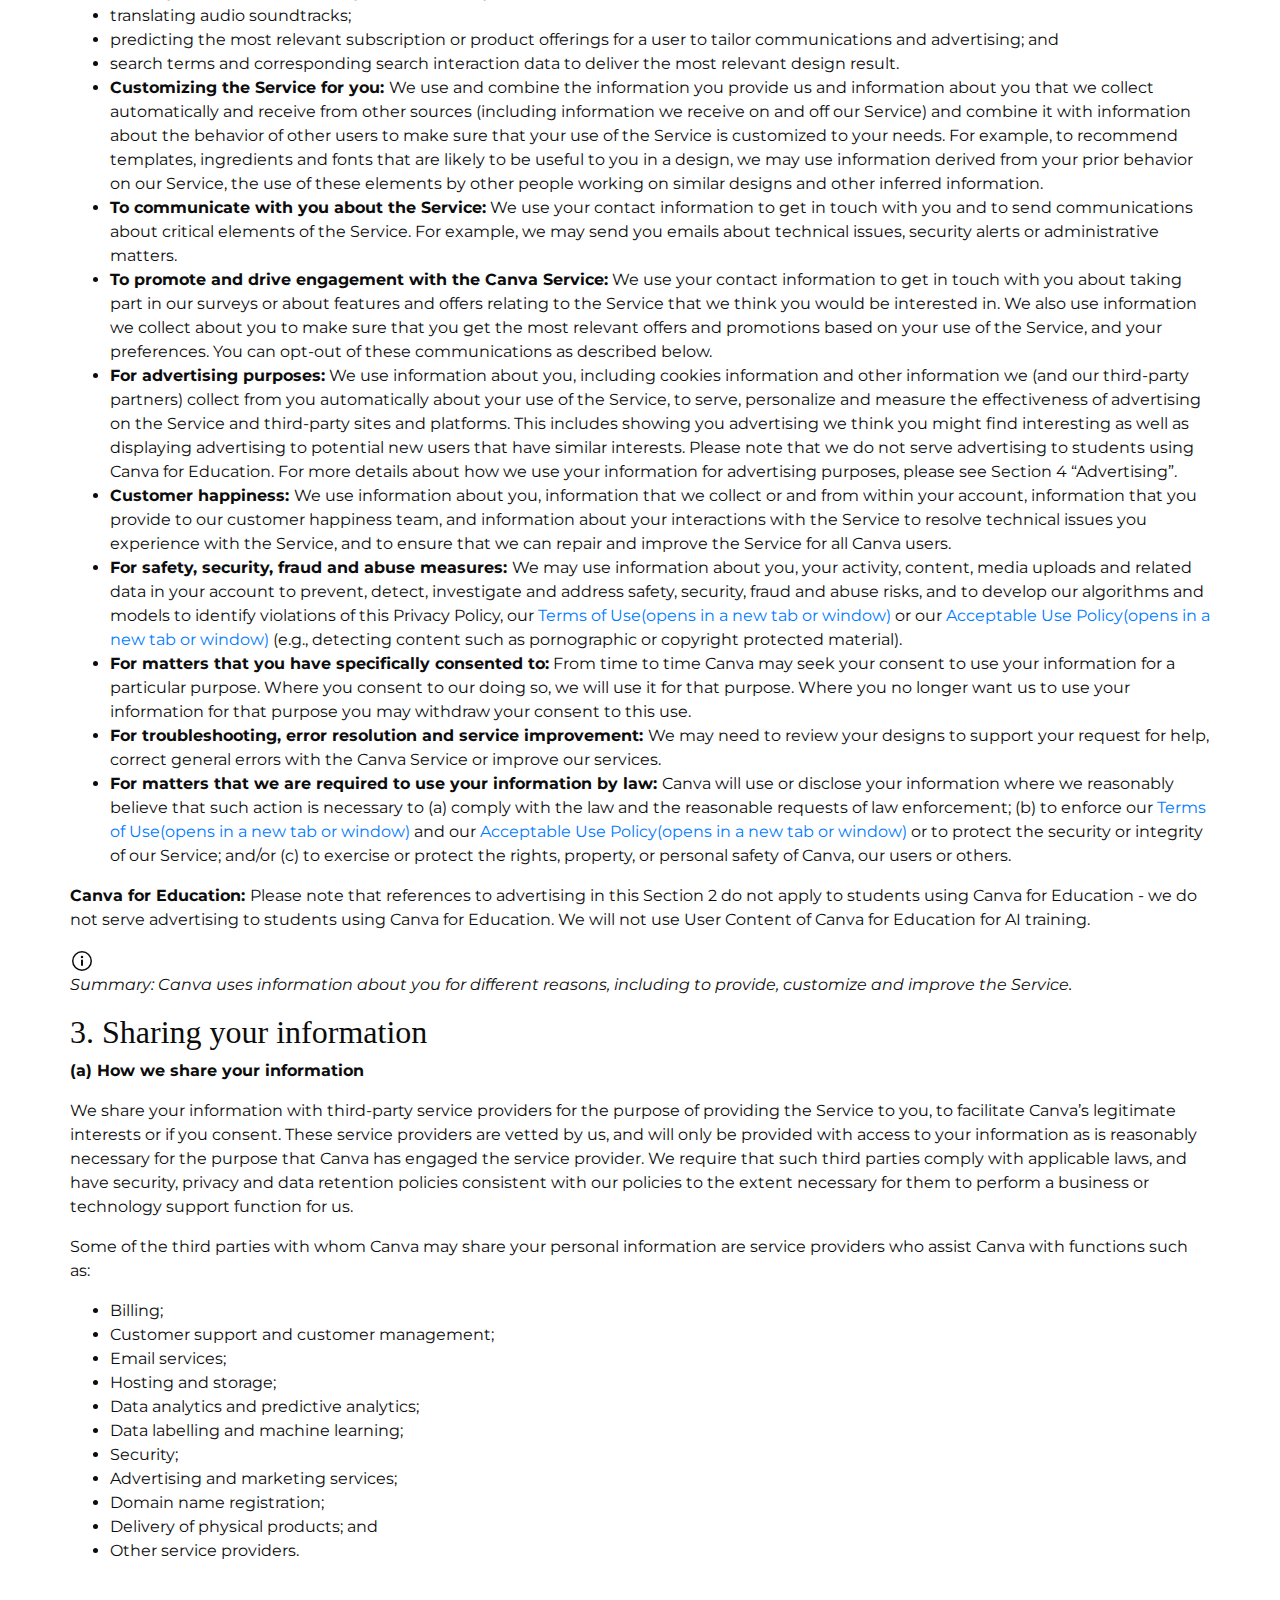
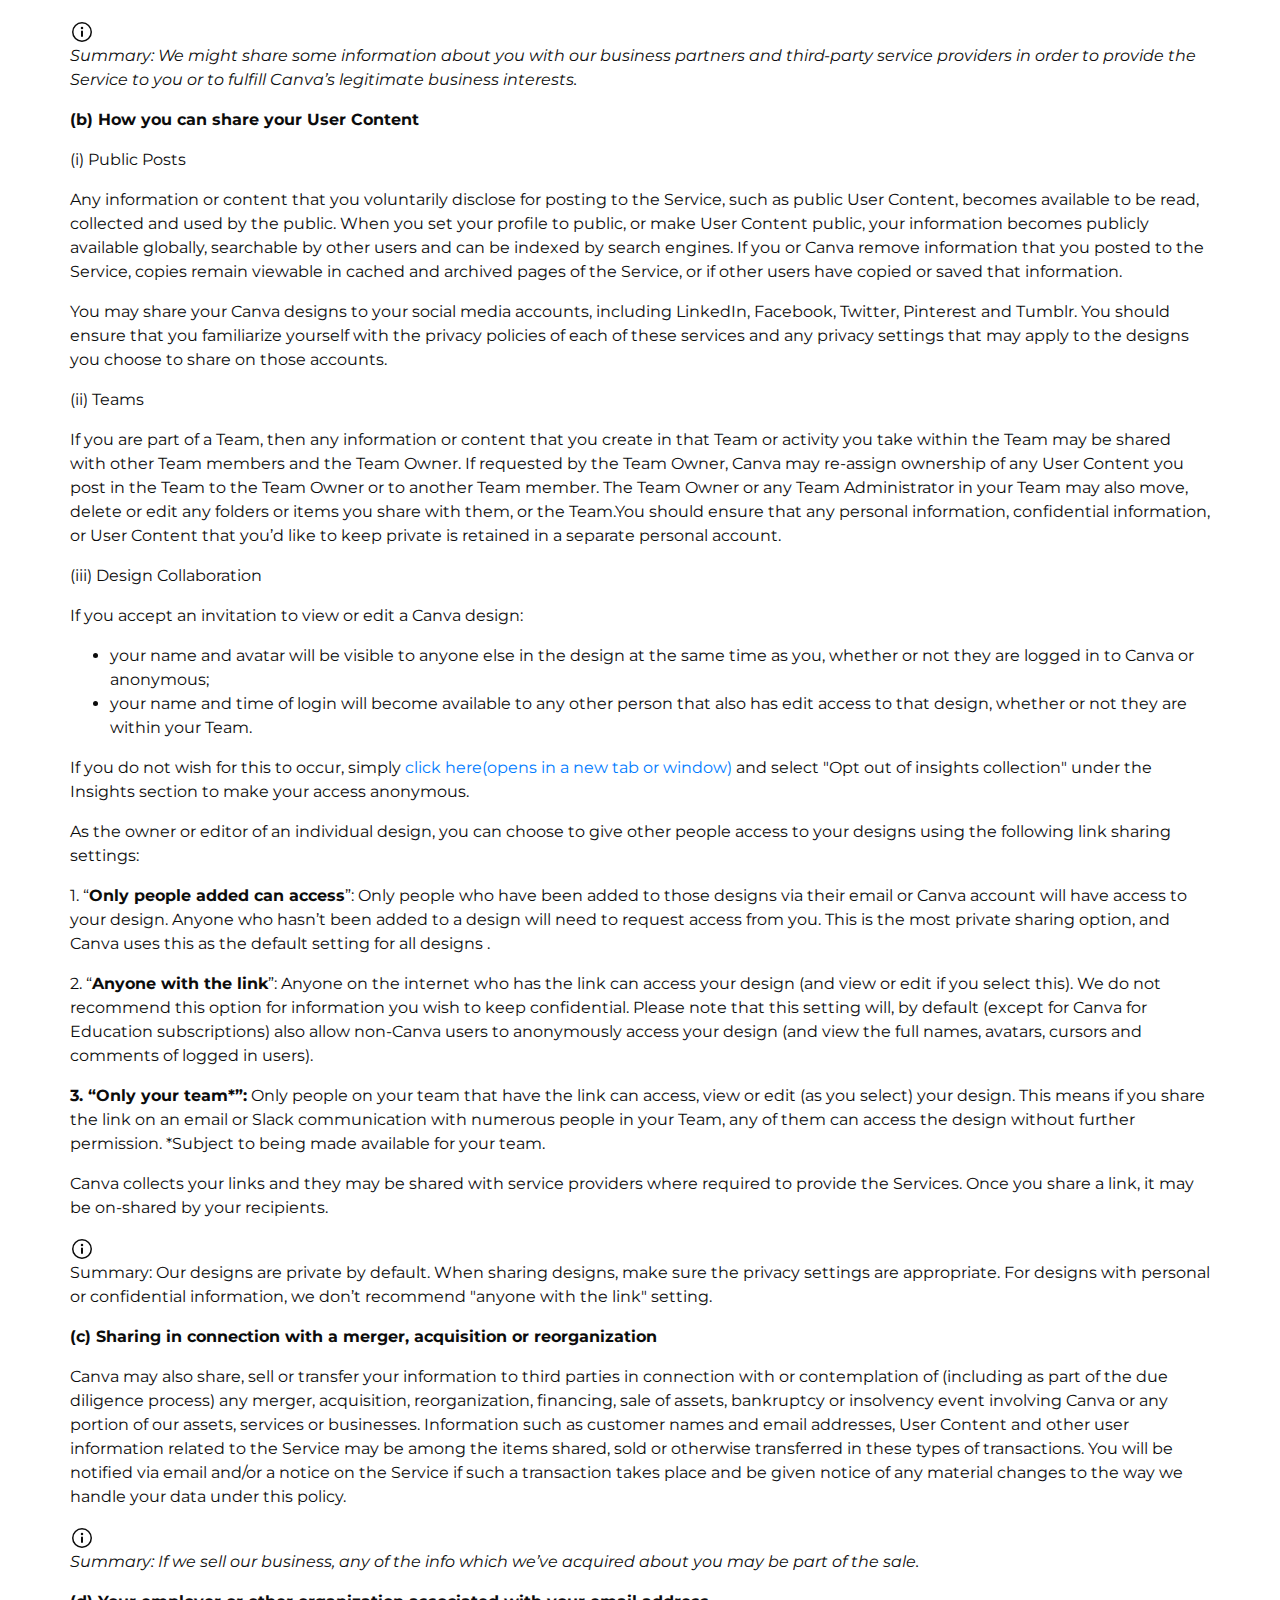
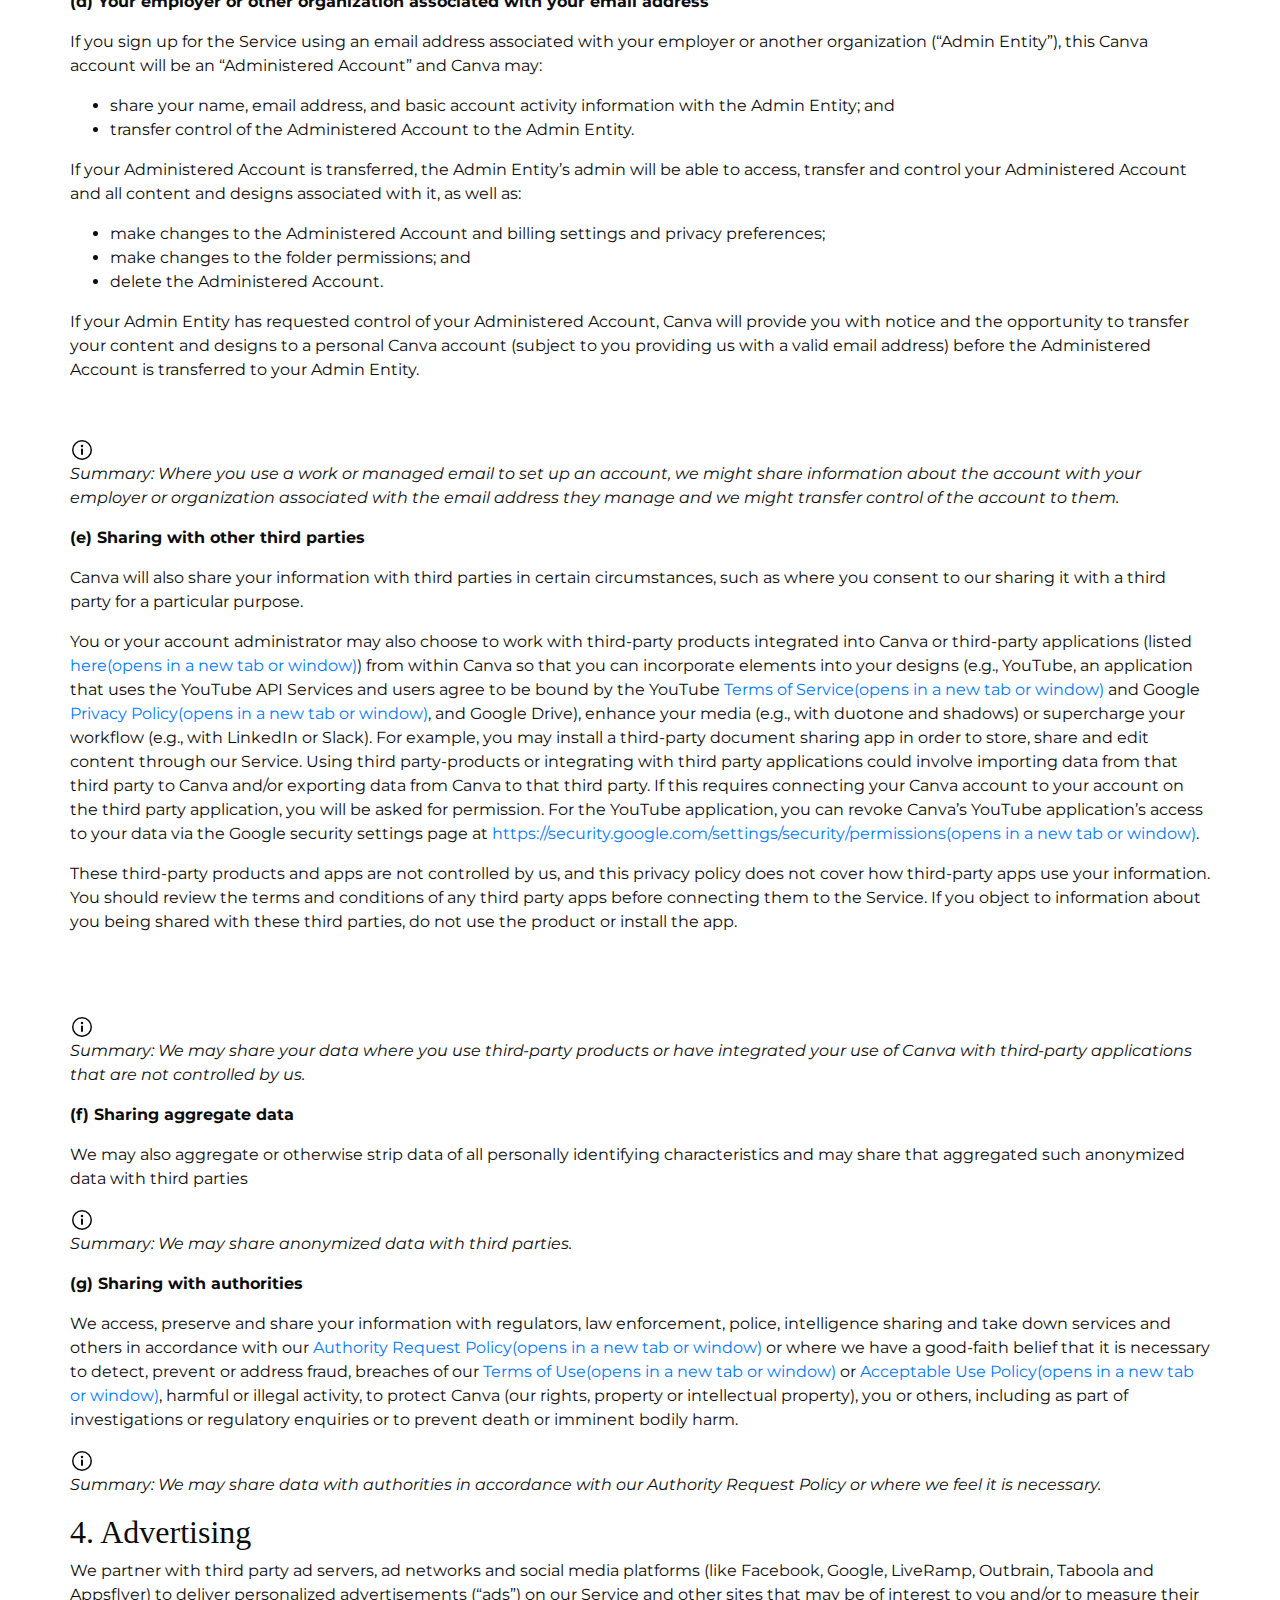
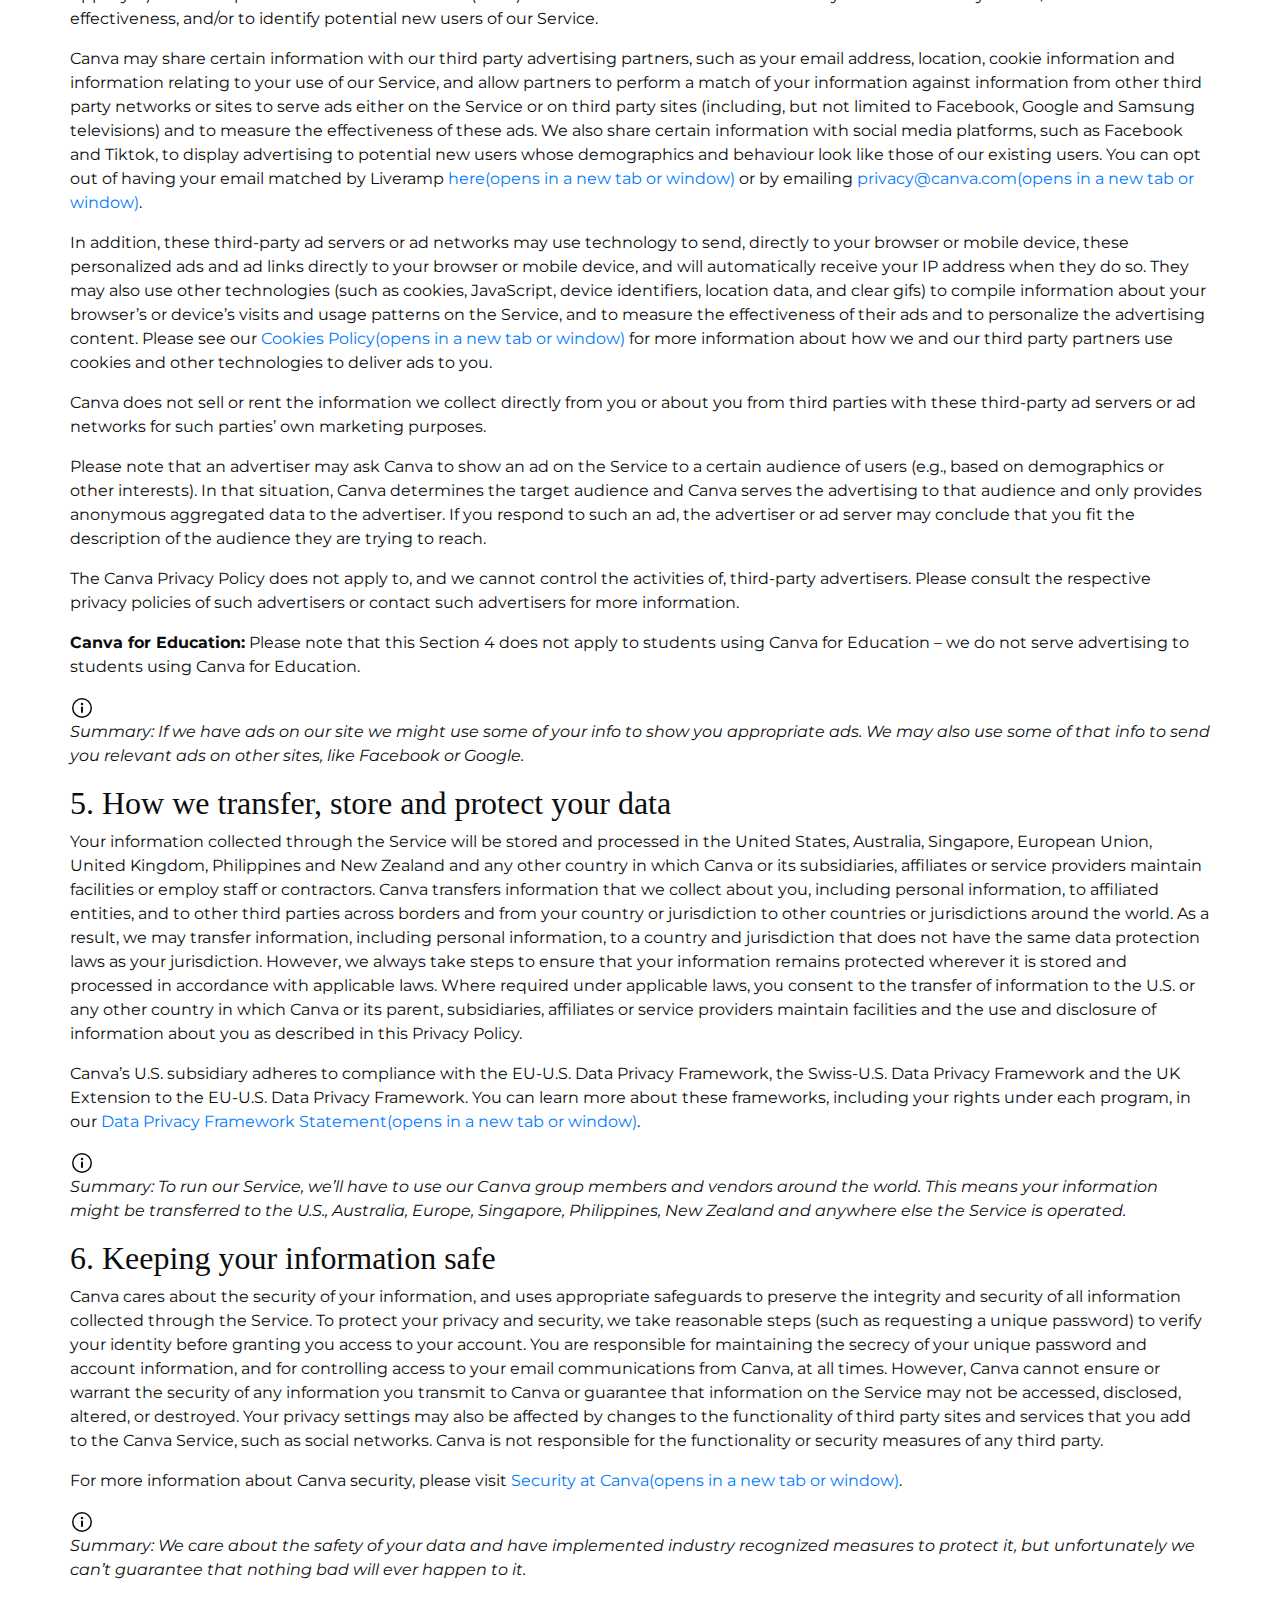
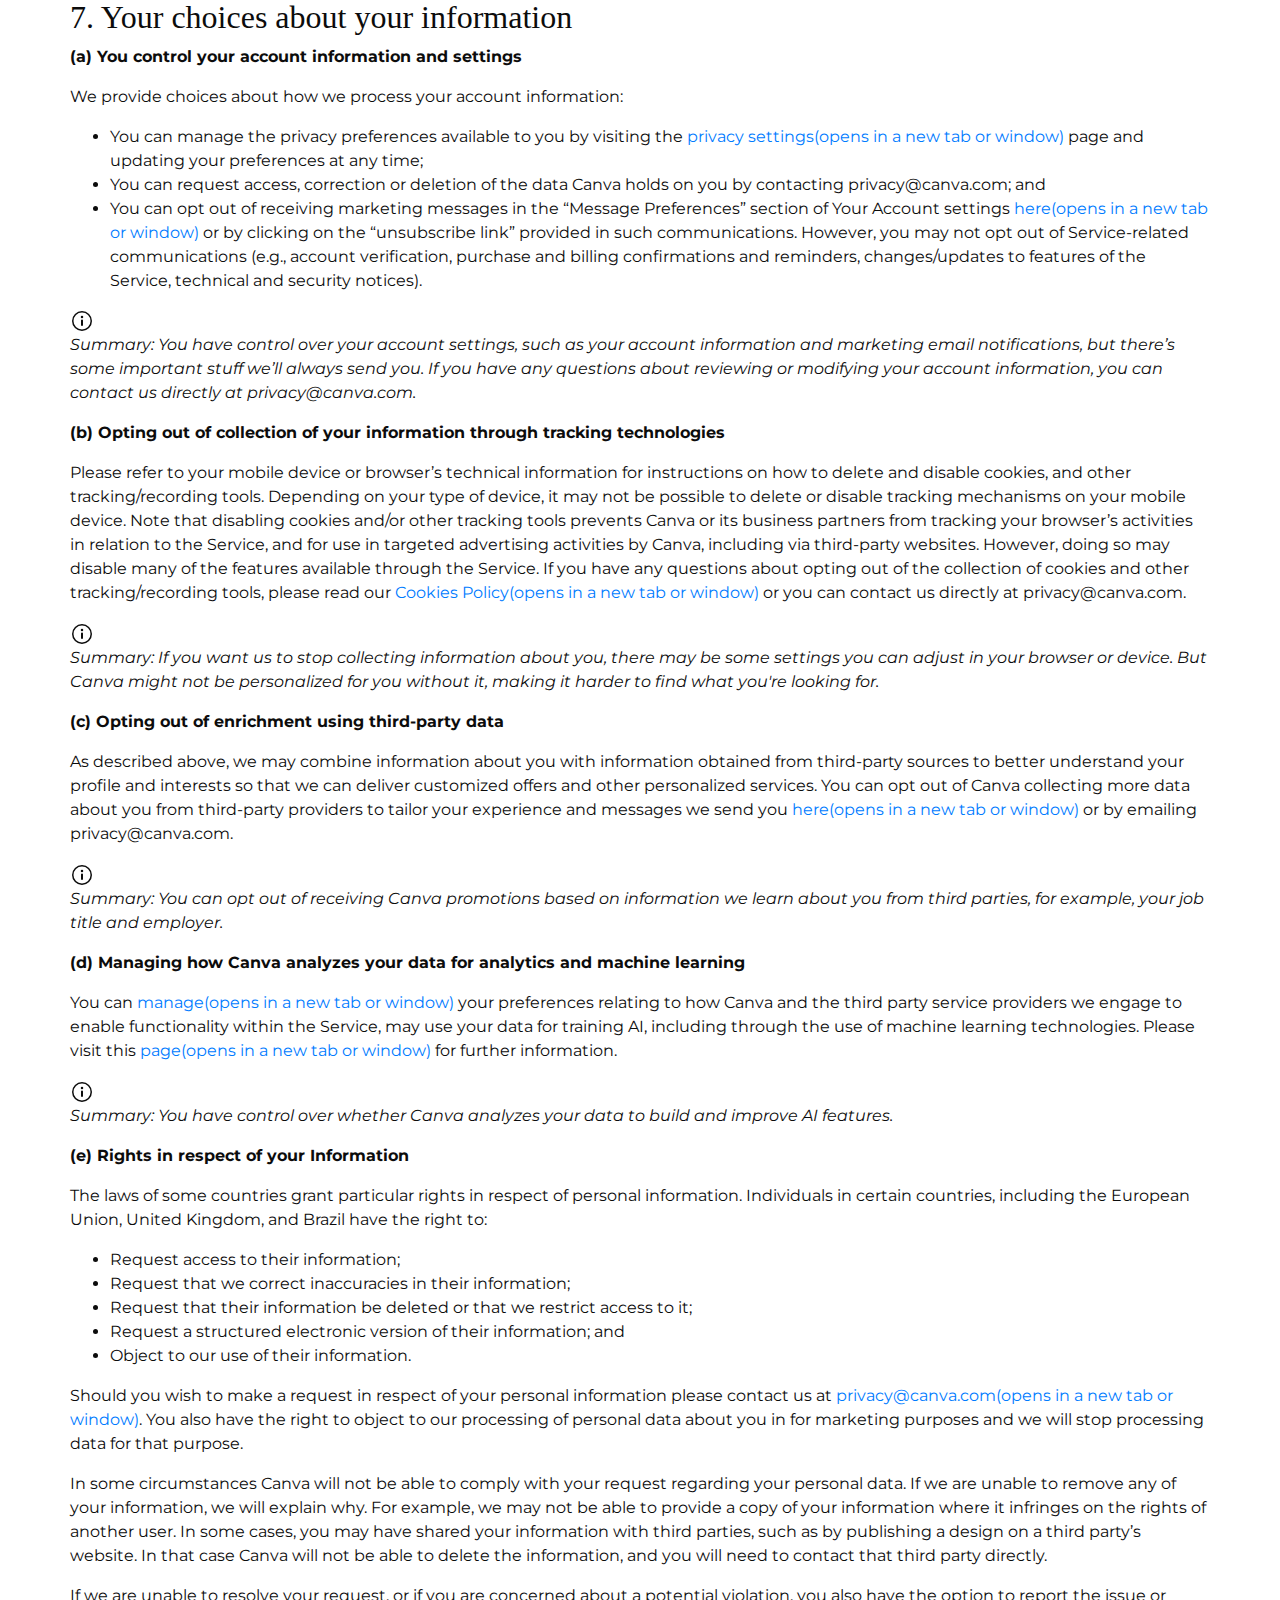
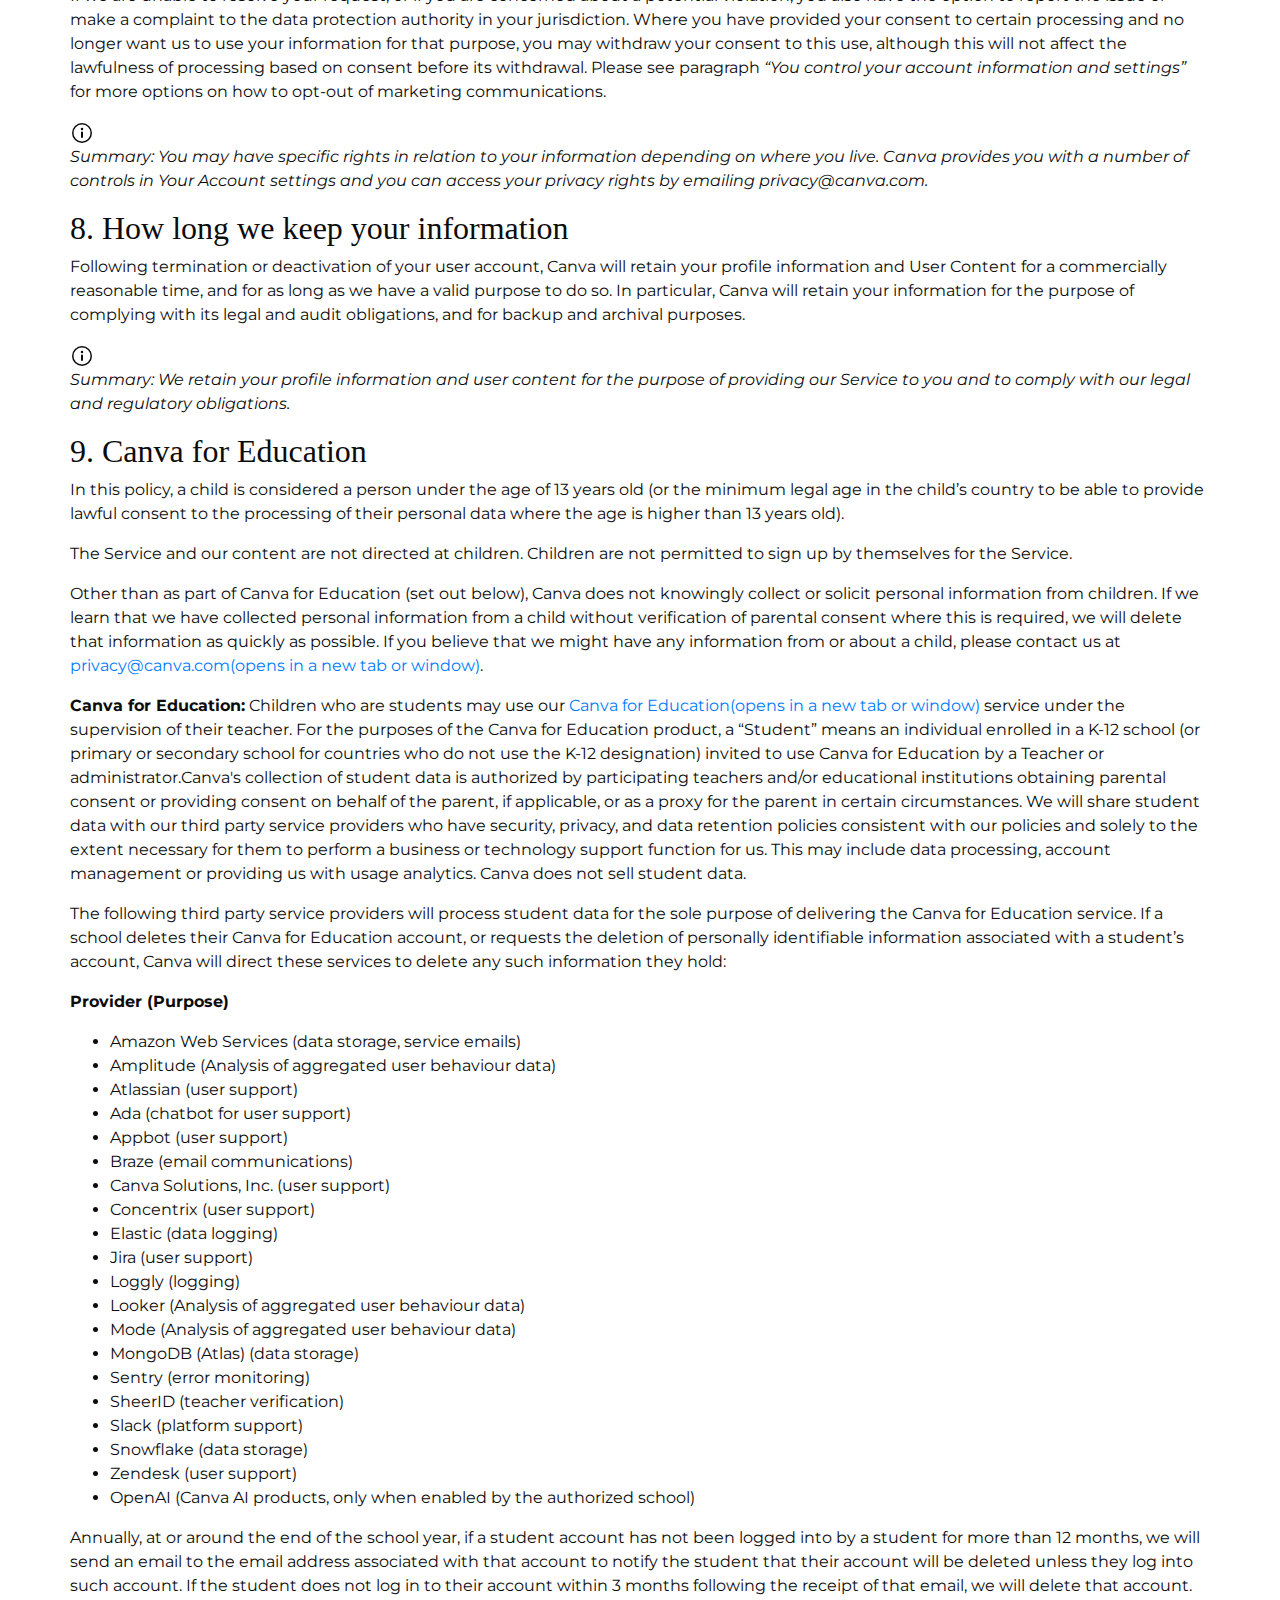
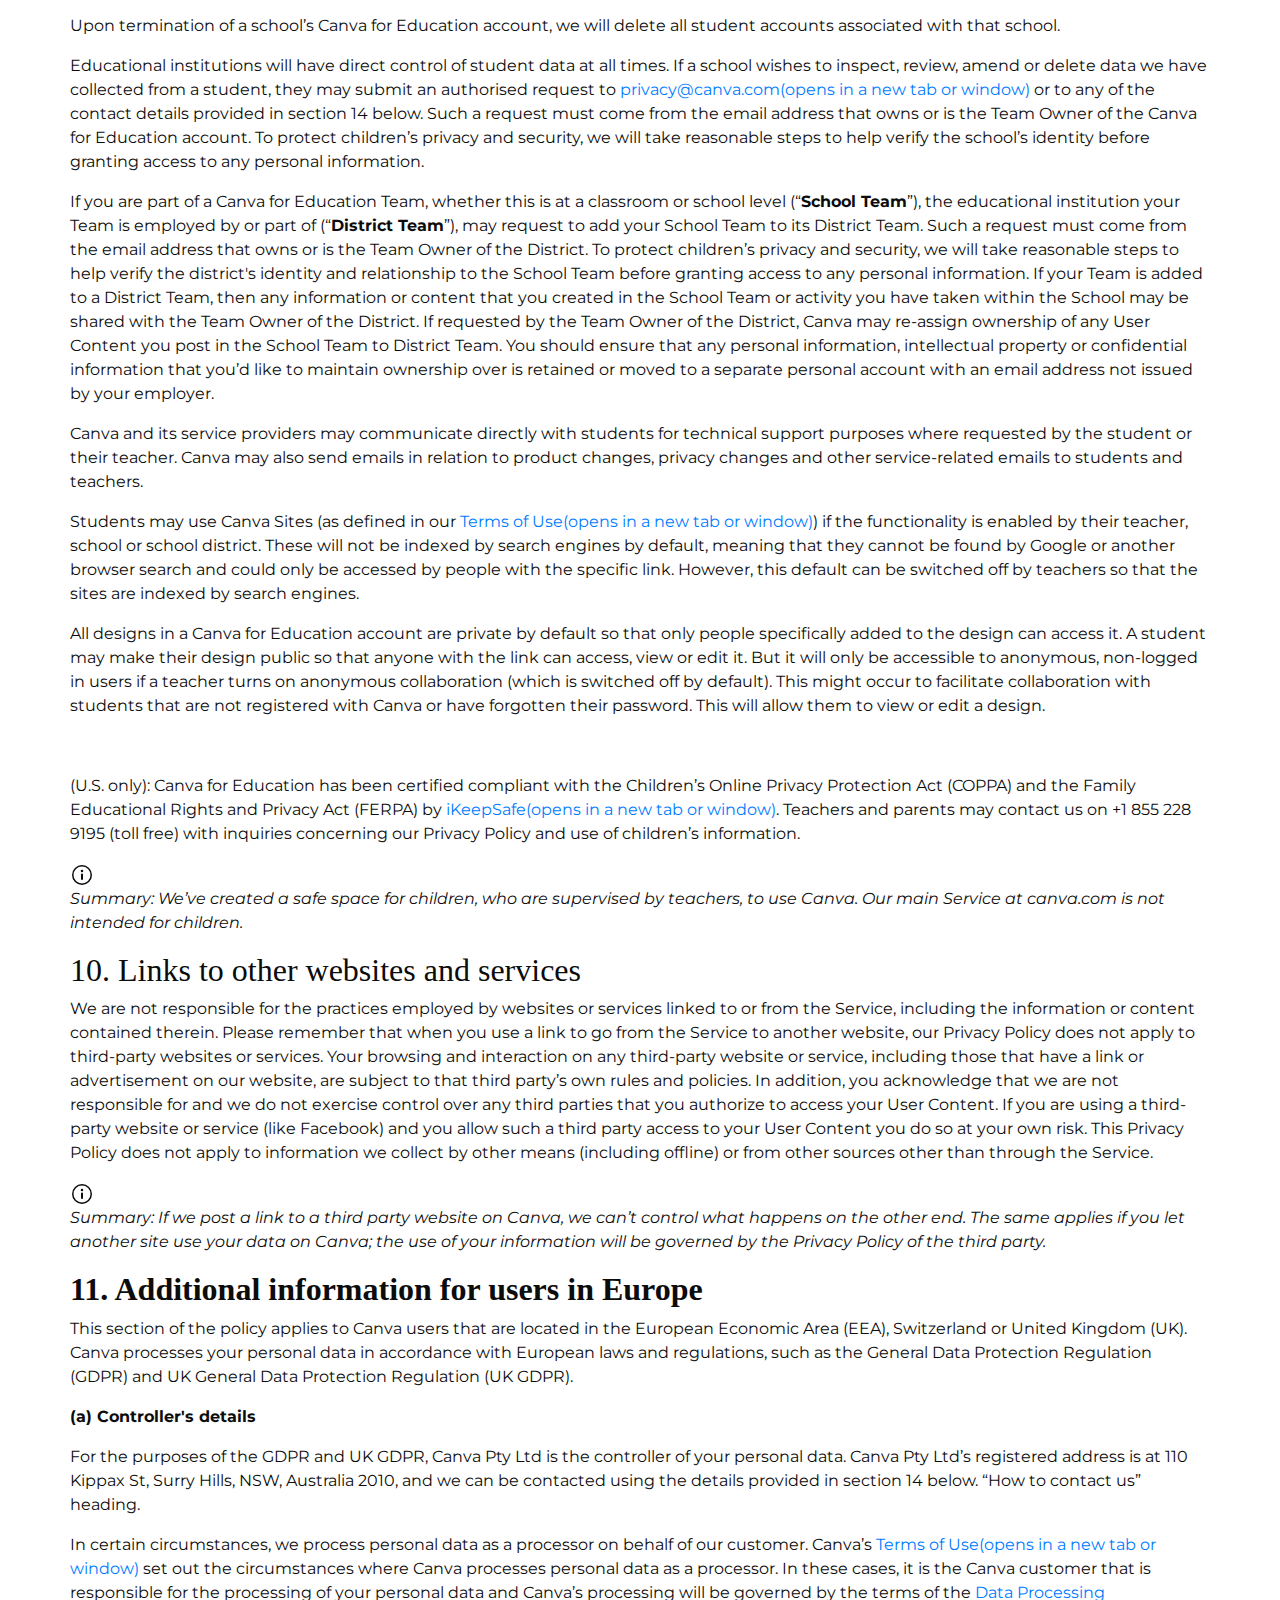
<file: privacy-policy.html>
<!DOCTYPE html>
<html>
   <head>
      <!-- Basic -->
      <meta charset="utf-8" />
      <meta http-equiv="X-UA-Compatible" content="IE=edge" />
      <!-- Mobile Metas -->
      <meta name="viewport" content="width=device-width, initial-scale=1, shrink-to-fit=no" />
      <!-- Site Metas -->
      <meta name="keywords" content="" />
      <meta name="description" content="" />
      <meta name="author" content="" />
      <link rel="shortcut icon" href="images/favicon.png" type="">
      <title>JoyHas - Fashion HTML Template</title>
      <!-- bootstrap core css -->
      <link rel="stylesheet" type="text/css" href="css/bootstrap.css" />
      <!-- font awesome style -->
      <link href="css/font-awesome.min.css" rel="stylesheet" />
      <!-- Custom styles for this template -->
      <link href="css/style.css" rel="stylesheet" />
      <!-- responsive style -->
      <link href="css/responsive.css" rel="stylesheet" />
	   <!-- jQery -->
	<script src="https://ajax.googleapis.com/ajax/libs/jquery/3.7.1/jquery.min.js"></script>
	<script>
	$(function(){
		$('#dyn_header').load('header.html', function() {
		    var path = window.location.pathname;
			var page = path.split("/").pop();
			if(page == "privacy-policy.html"){
				$( ".navbar li:nth-child(1)").addClass("active");
			}
		});
	  $("#dyn_footer").load("footer.html");  
	});
	</script>
   </head>
   <body class="sub_page">
      <div class="hero_area" id="dyn_header">
        
      </div>
      <!-- inner page section -->
      <section class="inner_page_head">
         <div class="container_fuild">
            <div class="row">
               <div class="col-md-12">
                  <div class="full">
                     <h3>Privacy Policy</h3>
                  </div>
               </div>
            </div>
         </div>
      </section>
      <!-- end inner page section -->
      <!-- why section -->
      <section class="why_section layout_padding">
         <div class="container">
            <div class="HqfB2mG"><div class="ekPkQGo _9XU0j_H dFUW6Bt ol7FfEN lmE8zcY r_1p0oI AG_KU1a BJLuUgx"><p><span>This Privacy Policy was last updated on February 15, 2024. See previous versions of the Privacy Policy in our </span><a class="kdPuueI" href="https://www.canva.com/policies/policy-archives/" draggable="false" target="_blank" rel="noopener">Policy Archives<span class="_pFsfA">(opens in a new tab or window)</span></a><span>.</span></p><p><span style="font-style:italic">The highlighted text is aimed to give a plain English summary of our Privacy Policy. Please ensure you read the main text, as the plain English summary is just a summary and doesn’t capture all of the terms.</span></p></div><section class="CYqfUq-" style="--top-spacing-default:24px;--bottom-spacing-default:24px"><h2 class="KNjFCPe _9XU0j_H dajx-50 ol7FfEN eBLYDvL lmE8zcY r_1p0oI uAFFsiF"><span id=" "></span> </h2><div class="ekPkQGo _9XU0j_H dFUW6Bt ol7FfEN lmE8zcY r_1p0oI uAFFsiF"><div class="ekPkQGo _9XU0j_H dFUW6Bt ol7FfEN lmE8zcY r_1p0oI o_lCj6i"><h2 class="KNjFCPe _9XU0j_H dajx-50 ol7FfEN eBLYDvL lmE8zcY r_1p0oI uAFFsiF"><span>What does this policy cover</span></h2><p><span>Welcome to Canva, the online and mobile service of Canva Pty Ltd (“Canva,” “we,” or “us”). Our Privacy Policy explains how Canva and its affiliates collect, use, disclose, and protect information that applies to our visual communication platform (the "Service"), and your choices about the collection and use of your information. Capitalized terms that are not defined in this Privacy Policy have the meaning given to them in our </span><a class="kdPuueI" href="https://about.canva.com/terms-of-use/" draggable="false" target="_blank" rel="noopener">Terms of Use<span class="_pFsfA">(opens in a new tab or window)</span></a><span>. If you do not want your information processed in accordance with this Privacy Policy in general or any part of it, you should not use our Service. This policy applies to all users of the Service, including, but not limited to users of our </span><a class="kdPuueI" href="https://www.canva.com/developers/" draggable="false" target="_blank" rel="noopener">Developer Portal<span class="_pFsfA">(opens in a new tab or window)</span></a><span>.</span></p></div></div><div class="ekPkQGo _9XU0j_H dFUW6Bt ol7FfEN lmE8zcY r_1p0oI uAFFsiF"><div class="RNFNIA Ekl2FA _9Mb__A psKiqQ t0mv6A _2vR8_A iBrz7Q" style="--IDRMrA:16px" aria-live="polite"><div class="fFOiLQ _5Ob_nQ CCfw7w"><div class="JyB_vw" style="--75cQpg:8px;--lTA5VA:baseline"><div class="yYw_FA Zxv8Qg"><span aria-hidden="true" class="NA_Img dkWypw"><svg xmlns="http://www.w3.org/2000/svg" width="24" height="24" viewBox="0 0 24 24"><path fill="currentColor" d="M12 22a10 10 0 1 1 0-20 10 10 0 0 1 0 20zm0-1.5a8.5 8.5 0 1 0 0-17 8.5 8.5 0 0 0 0 17zm0-10a1 1 0 0 1 1 1V16a1 1 0 0 1-2 0v-4.5a1 1 0 0 1 1-1zm0-1.25a1.25 1.25 0 1 1 0-2.5 1.25 1.25 0 0 1 0 2.5z"></path></svg></span></div><div class="yYw_FA VgLiiA"><p><span style="font-style:italic">Summary: Welcome, here is our policy on privacy. This policy sets out how Canva collects and uses the information that we collect about you when you use the Service. This policy also explains the choices that you can make about the way that we use your information.</span></p></div></div></div></div></div><div class="ekPkQGo _9XU0j_H dFUW6Bt ol7FfEN lmE8zcY r_1p0oI uAFFsiF"><div class="ekPkQGo _9XU0j_H dFUW6Bt ol7FfEN lmE8zcY r_1p0oI o_lCj6i"><h2 class="KNjFCPe _9XU0j_H dajx-50 ol7FfEN eBLYDvL lmE8zcY r_1p0oI uAFFsiF"><span>1. Information we collect</span></h2><p><span>We collect the following types of information about you:</span></p><p><span style="font-weight:700">(a) Information you provide us directly</span></p><p><span>We may ask for certain information when you register for a Canva account or correspond with us (such as a username, your first and last names, birthdate, phone number, profession, physical and e-mail address).</span></p><p><span>We also collect any messages you send us through the Service (such as user feedback, search queries and prompts), and may collect information you provide in User Content you post to the Service (such as text and photos you upload to use in your designs). We use this information to operate, maintain, improve and provide the features and functionality of the Service to you, to correspond with you, and to address any issues you raise about the Service.</span></p><p><span>If you don’t provide your personal information to us, you may not be able to access or use our Service or your experience of using our Service may not be as enjoyable.</span></p><p><br></p></div></div><div class="ekPkQGo _9XU0j_H dFUW6Bt ol7FfEN lmE8zcY r_1p0oI uAFFsiF"><div class="RNFNIA Ekl2FA _9Mb__A psKiqQ t0mv6A _2vR8_A iBrz7Q" style="--IDRMrA:16px" aria-live="polite"><div class="fFOiLQ _5Ob_nQ CCfw7w"><div class="JyB_vw" style="--75cQpg:8px;--lTA5VA:baseline"><div class="yYw_FA Zxv8Qg"><span aria-hidden="true" class="NA_Img dkWypw"><svg xmlns="http://www.w3.org/2000/svg" width="24" height="24" viewBox="0 0 24 24"><path fill="currentColor" d="M12 22a10 10 0 1 1 0-20 10 10 0 0 1 0 20zm0-1.5a8.5 8.5 0 1 0 0-17 8.5 8.5 0 0 0 0 17zm0-10a1 1 0 0 1 1 1V16a1 1 0 0 1-2 0v-4.5a1 1 0 0 1 1-1zm0-1.25a1.25 1.25 0 1 1 0-2.5 1.25 1.25 0 0 1 0 2.5z"></path></svg></span></div><div class="yYw_FA VgLiiA"><p><span style="font-style:italic">Summary: We collect info about you that you choose to give us, for example when you register an account, use the Service or otherwise interact with us.</span></p></div></div></div></div></div><div class="ekPkQGo _9XU0j_H dFUW6Bt ol7FfEN lmE8zcY r_1p0oI uAFFsiF"><div class="ekPkQGo _9XU0j_H dFUW6Bt ol7FfEN lmE8zcY r_1p0oI o_lCj6i"><p><span style="font-weight:700">(b) Information we receive from third-party applications</span></p><p><span>We may receive information about you from third parties. For example, if you access the Service through a third-party connection or log-in, such as Facebook Connect, by “following,” “liking,” adding the Canva application, linking your account to the Canva Service, etc., that third party may pass certain information about your use of its service to Canva. This information could include, but is not limited to, the user ID associated with your account (for example, your Facebook UID), an access token necessary to access that service, any information that you have permitted the third party to share with us, and any information you have made public in connection with that service. You should always review, and if necessary, adjust your privacy settings on third-party websites and services before linking or connecting them to the Service. You may also unlink your third party account from the Service by adjusting your settings on the third party service. If you unlink your third party account, we will no longer receive information collected about you in connection with that service. And if you choose to integrate with a third party application to incorporate elements into your designs, enhance media, supercharge your workflow or share to social media, we could receive data from such apps (as well as disclose data to such apps). If you communicate with us via social media, including Instagram, Facebook or TikTok and choose to share your user generated content with us, we may receive information such as videos you’ve created, your photo, your account name and your comments about Canva.</span></p></div></div><div class="ekPkQGo _9XU0j_H dFUW6Bt ol7FfEN lmE8zcY r_1p0oI uAFFsiF"><div class="RNFNIA Ekl2FA _9Mb__A psKiqQ t0mv6A _2vR8_A iBrz7Q" style="--IDRMrA:16px" aria-live="polite"><div class="fFOiLQ _5Ob_nQ CCfw7w"><div class="JyB_vw" style="--75cQpg:8px;--lTA5VA:baseline"><div class="yYw_FA Zxv8Qg"><span aria-hidden="true" class="NA_Img dkWypw"><svg xmlns="http://www.w3.org/2000/svg" width="24" height="24" viewBox="0 0 24 24"><path fill="currentColor" d="M12 22a10 10 0 1 1 0-20 10 10 0 0 1 0 20zm0-1.5a8.5 8.5 0 1 0 0-17 8.5 8.5 0 0 0 0 17zm0-10a1 1 0 0 1 1 1V16a1 1 0 0 1-2 0v-4.5a1 1 0 0 1 1-1zm0-1.25a1.25 1.25 0 1 1 0-2.5 1.25 1.25 0 0 1 0 2.5z"></path></svg></span></div><div class="yYw_FA VgLiiA"><p><span style="font-style:italic">Summary: When you use our Service, for example, if you log in through a third-party application, we may obtain information about you from such third-party application.</span></p></div></div></div></div></div><div class="ekPkQGo _9XU0j_H dFUW6Bt ol7FfEN lmE8zcY r_1p0oI uAFFsiF"><div class="ekPkQGo _9XU0j_H dFUW6Bt ol7FfEN lmE8zcY r_1p0oI o_lCj6i"><p><span style="font-weight:700">(c) Information we receive from other third parties</span></p><p><span>We may obtain information about you from third-party sources, such as public sources, social media platforms (like Facebook, Instagram, LinkedIn, Twitter and other platforms) and third-party data providers and information services. Examples of the information we may obtain from such third parties include your company, company size, job title and seniority, industry and other profile information. We may share your email address or other information in order to obtain and combine this information with information that you provide to us or other information that we collect when you use our Service. We do this to better understand your profile and interests so that we can deliver customized offers and other personalized services to you, such as to serve relevant offers to you via email, chatbots, phone or personalized advertising. You can opt out of Canva collecting more data about you from third-party providers to tailor your experience and messages we send you </span><a class="kdPuueI" href="https://www.canva.com/settings/email-preferences" draggable="false" target="_blank" rel="noopener">here<span class="_pFsfA">(opens in a new tab or window)</span></a><span>.</span></p><p><span>Some of these providers may combine data collected from our Service through cookies, pixels, tags and similar technologies, with email or mailing addresses to which they have access to help us serve relevant offers to you.</span></p><p><span>If you are not a Canva subscriber, we may obtain your contact details from a social media platform, such as LinkedIn, or a third party data provider, so that we can promote our product offerings and subscriptions to you if we think they would be helpful in your role.</span></p><p><span>We also may have obtained your details from another Canva user, for example when they have shared a design with you.</span></p><p><span>We may also receive information about you and your engagement with our advertisements from our ad servers, ad networks and social media platforms. This may include the websites you visited before coming to Canva so that we can determine advertising effectiveness and pay our referral partners.</span></p><p><span>If you prefer not to have your information used for this purpose, you can opt out at any time by emailing us at privacy@canva.com.</span></p><p><span>Canva for Education: Please note that references to utilizing third-party information for offers and advertising in this Section 1(c) do not apply to students using Canva for Education. We do not serve advertising to students using Canva for Education.</span><br></p></div></div><div class="ekPkQGo _9XU0j_H dFUW6Bt ol7FfEN lmE8zcY r_1p0oI uAFFsiF"><div class="RNFNIA Ekl2FA _9Mb__A psKiqQ t0mv6A _2vR8_A iBrz7Q" style="--IDRMrA:16px" aria-live="polite"><div class="fFOiLQ _5Ob_nQ CCfw7w"><div class="JyB_vw" style="--75cQpg:8px;--lTA5VA:baseline"><div class="yYw_FA Zxv8Qg"><span aria-hidden="true" class="NA_Img dkWypw"><svg xmlns="http://www.w3.org/2000/svg" width="24" height="24" viewBox="0 0 24 24"><path fill="currentColor" d="M12 22a10 10 0 1 1 0-20 10 10 0 0 1 0 20zm0-1.5a8.5 8.5 0 1 0 0-17 8.5 8.5 0 0 0 0 17zm0-10a1 1 0 0 1 1 1V16a1 1 0 0 1-2 0v-4.5a1 1 0 0 1 1-1zm0-1.25a1.25 1.25 0 1 1 0-2.5 1.25 1.25 0 0 1 0 2.5z"></path></svg></span></div><div class="yYw_FA VgLiiA"><p><span style="font-style:italic">Summary: We may obtain information about you from third-party sources so that we can understand your interests and personalize our communications and promotions to you. You can opt out at any time.</span><span> </span><br></p></div></div></div></div></div><div class="ekPkQGo _9XU0j_H dFUW6Bt ol7FfEN lmE8zcY r_1p0oI uAFFsiF"><div class="ekPkQGo _9XU0j_H dFUW6Bt ol7FfEN lmE8zcY r_1p0oI o_lCj6i"><p><span style="font-weight:700">(d) Information we collect from you automatically</span></p><p><span>We will directly collect or generate certain information about your use of the Service (such as user activity data, analytics event data, and clickstream data) for data analytics and machine learning, and to help us measure traffic and usage trends for the Service. We may also use third party analytics tools that automatically collect information sent by your browser or mobile device, including the pages you visit and other information , that assists us in improving the Service. For more information, please see the paragraphs below on cookies information, log file information, clear gifs, device identifiers, and location data.</span></p></div></div><div class="ekPkQGo _9XU0j_H dFUW6Bt ol7FfEN lmE8zcY r_1p0oI uAFFsiF"><div class="RNFNIA Ekl2FA _9Mb__A psKiqQ t0mv6A _2vR8_A iBrz7Q" style="--IDRMrA:16px" aria-live="polite"><div class="fFOiLQ _5Ob_nQ CCfw7w"><div class="JyB_vw" style="--75cQpg:8px;--lTA5VA:baseline"><div class="yYw_FA Zxv8Qg"><span aria-hidden="true" class="NA_Img dkWypw"><svg xmlns="http://www.w3.org/2000/svg" width="24" height="24" viewBox="0 0 24 24"><path fill="currentColor" d="M12 22a10 10 0 1 1 0-20 10 10 0 0 1 0 20zm0-1.5a8.5 8.5 0 1 0 0-17 8.5 8.5 0 0 0 0 17zm0-10a1 1 0 0 1 1 1V16a1 1 0 0 1-2 0v-4.5a1 1 0 0 1 1-1zm0-1.25a1.25 1.25 0 1 1 0-2.5 1.25 1.25 0 0 1 0 2.5z"></path></svg></span></div><div class="yYw_FA VgLiiA"><p><span style="font-style:italic">Summary: We collect and generate certain info about how you use our Service automatically. This helps us to provide and improve the Service for you.</span></p></div></div></div></div></div><div class="ekPkQGo _9XU0j_H dFUW6Bt ol7FfEN lmE8zcY r_1p0oI uAFFsiF"><div class="ekPkQGo _9XU0j_H dFUW6Bt ol7FfEN lmE8zcY r_1p0oI o_lCj6i"><p><span style="font-weight:700">(e) Cookies information and information taken from similar technologies</span></p><p><span>When you visit the Service, we (and our third-party partners) will send cookies — small text files containing a string of alphanumeric characters — to your computer that uniquely identifies your browser and lets Canva do things like help you log in faster, enhance your navigation through the site, remember your preferences and generally improve the user experience. Cookies also convey information to us about how you use the Service (e.g., the pages you view, the links you click and other actions you take on the Service), and allow us or our business partners to track your usage of the Service over time. They also allow us to measure traffic and usage trends for the Service, deliver personalized advertisements that may be of interest to you and measure their effectiveness, and find potential new users of the Service.</span></p><p><span>You can control or reset your cookies and similar technologies through your web browser, which will allow you to customize your cookie preferences and to refuse all cookies or to indicate when a cookie is being sent. However, some features of the Service may not function properly if the ability to accept cookies is disabled. For more information on how we use cookies and other technologies and how you can control them, please read our </span><a class="kdPuueI" href="https://www.canva.com/policies/cookies-policy/" draggable="false" target="_blank" rel="noopener">Cookies Policy<span class="_pFsfA">(opens in a new tab or window)</span></a><span>.</span></p><p><span style="font-weight:700">Canva for Education: </span><span>Please note that references to utilizing cookies for advertising in this Section 1(e) do not apply to students using "Canva for Education" - we do not serve advertising to students using Canva for Education.</span></p></div></div><div class="ekPkQGo _9XU0j_H dFUW6Bt ol7FfEN lmE8zcY r_1p0oI uAFFsiF"><div class="RNFNIA Ekl2FA _9Mb__A psKiqQ t0mv6A _2vR8_A iBrz7Q" style="--IDRMrA:16px" aria-live="polite"><div class="fFOiLQ _5Ob_nQ CCfw7w"><div class="JyB_vw" style="--75cQpg:8px;--lTA5VA:baseline"><div class="yYw_FA Zxv8Qg"><span aria-hidden="true" class="NA_Img dkWypw"><svg xmlns="http://www.w3.org/2000/svg" width="24" height="24" viewBox="0 0 24 24"><path fill="currentColor" d="M12 22a10 10 0 1 1 0-20 10 10 0 0 1 0 20zm0-1.5a8.5 8.5 0 1 0 0-17 8.5 8.5 0 0 0 0 17zm0-10a1 1 0 0 1 1 1V16a1 1 0 0 1-2 0v-4.5a1 1 0 0 1 1-1zm0-1.25a1.25 1.25 0 1 1 0-2.5 1.25 1.25 0 0 1 0 2.5z"></path></svg></span></div><div class="yYw_FA VgLiiA"><p><span style="font-style:italic">Summary: We use cookies to help you use Canva and for other business purposes. For more information about how we use cookies and how you can control them, please see our Cookies Policy.</span></p></div></div></div></div></div><div class="ekPkQGo _9XU0j_H dFUW6Bt ol7FfEN lmE8zcY r_1p0oI uAFFsiF"><div class="ekPkQGo _9XU0j_H dFUW6Bt ol7FfEN lmE8zcY r_1p0oI o_lCj6i"><p><span style="font-weight:700">(f) Log file information</span></p><p><span>Log file information is automatically reported by your browser or mobile device each time you access the Service. When you use our Service, our servers automatically record certain log file information. These server logs may include anonymous information such as your web request, browser type, referring / exit pages and URLs, number of clicks and how you interact with links on the Service, domain names, landing pages, pages viewed, and other such information.</span></p></div></div><div class="ekPkQGo _9XU0j_H dFUW6Bt ol7FfEN lmE8zcY r_1p0oI uAFFsiF"><div class="RNFNIA Ekl2FA _9Mb__A psKiqQ t0mv6A _2vR8_A iBrz7Q" style="--IDRMrA:16px" aria-live="polite"><div class="fFOiLQ _5Ob_nQ CCfw7w"><div class="JyB_vw" style="--75cQpg:8px;--lTA5VA:baseline"><div class="yYw_FA Zxv8Qg"><span aria-hidden="true" class="NA_Img dkWypw"><svg xmlns="http://www.w3.org/2000/svg" width="24" height="24" viewBox="0 0 24 24"><path fill="currentColor" d="M12 22a10 10 0 1 1 0-20 10 10 0 0 1 0 20zm0-1.5a8.5 8.5 0 1 0 0-17 8.5 8.5 0 0 0 0 17zm0-10a1 1 0 0 1 1 1V16a1 1 0 0 1-2 0v-4.5a1 1 0 0 1 1-1zm0-1.25a1.25 1.25 0 1 1 0-2.5 1.25 1.25 0 0 1 0 2.5z"></path></svg></span></div><div class="yYw_FA VgLiiA"><p><span style="font-style:italic">Summary: Whenever you load a page from Canva, your browser sends us info about itself and your interactions with our Service. That info gets stored on our servers.</span></p></div></div></div></div></div><div class="ekPkQGo _9XU0j_H dFUW6Bt ol7FfEN lmE8zcY r_1p0oI uAFFsiF"><div class="ekPkQGo _9XU0j_H dFUW6Bt ol7FfEN lmE8zcY r_1p0oI o_lCj6i"><p><span style="font-weight:700">(g) Clear gifs/web beacons information</span></p><p><span>When you use the Service, we may employ clear GIFs (also known as web beacons) which are used to anonymously track the online usage patterns of our users. In addition, we may also use clear GIFs in HTML-based emails sent to our users to track which emails are opened and which links are clicked by recipients. This information allows for more accurate reporting and improvement of the Service.</span></p></div></div><div class="ekPkQGo _9XU0j_H dFUW6Bt ol7FfEN lmE8zcY r_1p0oI uAFFsiF"><div class="RNFNIA Ekl2FA _9Mb__A psKiqQ t0mv6A _2vR8_A iBrz7Q" style="--IDRMrA:16px" aria-live="polite"><div class="fFOiLQ _5Ob_nQ CCfw7w"><div class="JyB_vw" style="--75cQpg:8px;--lTA5VA:baseline"><div class="yYw_FA Zxv8Qg"><span aria-hidden="true" class="NA_Img dkWypw"><svg xmlns="http://www.w3.org/2000/svg" width="24" height="24" viewBox="0 0 24 24"><path fill="currentColor" d="M12 22a10 10 0 1 1 0-20 10 10 0 0 1 0 20zm0-1.5a8.5 8.5 0 1 0 0-17 8.5 8.5 0 0 0 0 17zm0-10a1 1 0 0 1 1 1V16a1 1 0 0 1-2 0v-4.5a1 1 0 0 1 1-1zm0-1.25a1.25 1.25 0 1 1 0-2.5 1.25 1.25 0 0 1 0 2.5z"></path></svg></span></div><div class="yYw_FA VgLiiA"><p><span style="font-style:italic">Summary: We might use small images in order to check how many people open our emails and visit our site.</span></p></div></div></div></div></div><div class="ekPkQGo _9XU0j_H dFUW6Bt ol7FfEN lmE8zcY r_1p0oI uAFFsiF"><div class="ekPkQGo _9XU0j_H dFUW6Bt ol7FfEN lmE8zcY r_1p0oI o_lCj6i"><p><span style="font-weight:700">(h) Device identifiers</span></p><p><span>When you access the Service on a device (including smart-phones or tablets), we may access, collect and/or monitor one or more “device identifiers,” such as a universally unique identifier (“UUID”). Device identifiers are small data files that uniquely identify your mobile device. A device identifier may convey information to us about how you use the Service. A device identifier may remain persistently on your device, to help you log in and navigate the Service better. Some features of the Service may not function properly if use of device identifiers is impaired. Device Identifiers used by Canva include the Android Advertising ID and iOS Advertising Identifier.</span></p></div></div><div class="ekPkQGo _9XU0j_H dFUW6Bt ol7FfEN lmE8zcY r_1p0oI uAFFsiF"><div class="RNFNIA Ekl2FA _9Mb__A psKiqQ t0mv6A _2vR8_A iBrz7Q" style="--IDRMrA:16px" aria-live="polite"><div class="fFOiLQ _5Ob_nQ CCfw7w"><div class="JyB_vw" style="--75cQpg:8px;--lTA5VA:baseline"><div class="yYw_FA Zxv8Qg"><span aria-hidden="true" class="NA_Img dkWypw"><svg xmlns="http://www.w3.org/2000/svg" width="24" height="24" viewBox="0 0 24 24"><path fill="currentColor" d="M12 22a10 10 0 1 1 0-20 10 10 0 0 1 0 20zm0-1.5a8.5 8.5 0 1 0 0-17 8.5 8.5 0 0 0 0 17zm0-10a1 1 0 0 1 1 1V16a1 1 0 0 1-2 0v-4.5a1 1 0 0 1 1-1zm0-1.25a1.25 1.25 0 1 1 0-2.5 1.25 1.25 0 0 1 0 2.5z"></path></svg></span></div><div class="yYw_FA VgLiiA"><p><span style="font-style:italic">Summary: Your phone or device sends us information about your usage.</span></p></div></div></div></div></div><div class="ekPkQGo _9XU0j_H dFUW6Bt ol7FfEN lmE8zcY r_1p0oI uAFFsiF"><div class="ekPkQGo _9XU0j_H dFUW6Bt ol7FfEN lmE8zcY r_1p0oI o_lCj6i"><p><span style="font-weight:700">(i) Location data</span></p><p><span>Canva collects information in order to understand where its users are located for a number of reasons. It helps Canva to localize and personalize content, comply with local laws, undertake aggregated analytics, understand if its users use Canva for domestic, business or educational use, improve advertising efficiency and estimate the tax liability of Canva.</span></p><p><span>Canva may collect your precise or approximate location:</span></p><p><span>- from you, when you provide, correct or confirm your location (e.g., when you purchase products from us);</span></p><p><span>- by inferring your location from your IP address; and</span></p><p><span>- from our partners or your payment provider.</span></p><p><span>Canva for Education: Please note that references to advertising in this Section 1(i) do not apply to students using Canva for Education - we do not serve advertising to students using Canva for Education.</span></p><p><br></p></div></div><div class="ekPkQGo _9XU0j_H dFUW6Bt ol7FfEN lmE8zcY r_1p0oI uAFFsiF"><div class="RNFNIA Ekl2FA _9Mb__A psKiqQ t0mv6A _2vR8_A iBrz7Q" style="--IDRMrA:16px" aria-live="polite"><div class="fFOiLQ _5Ob_nQ CCfw7w"><div class="JyB_vw" style="--75cQpg:8px;--lTA5VA:baseline"><div class="yYw_FA Zxv8Qg"><span aria-hidden="true" class="NA_Img dkWypw"><svg xmlns="http://www.w3.org/2000/svg" width="24" height="24" viewBox="0 0 24 24"><path fill="currentColor" d="M12 22a10 10 0 1 1 0-20 10 10 0 0 1 0 20zm0-1.5a8.5 8.5 0 1 0 0-17 8.5 8.5 0 0 0 0 17zm0-10a1 1 0 0 1 1 1V16a1 1 0 0 1-2 0v-4.5a1 1 0 0 1 1-1zm0-1.25a1.25 1.25 0 1 1 0-2.5 1.25 1.25 0 0 1 0 2.5z"></path></svg></span></div><div class="yYw_FA VgLiiA"><p><span style="font-style:italic">Summary: Canva may collect and use your location data for personalization, analytics, advertising and tax purposes.</span></p></div></div></div></div></div><div class="ekPkQGo _9XU0j_H dFUW6Bt ol7FfEN lmE8zcY r_1p0oI uAFFsiF"><div class="ekPkQGo _9XU0j_H dFUW6Bt ol7FfEN lmE8zcY r_1p0oI o_lCj6i"><p><span style="font-weight:700">(j) Content within your account</span></p><p><span>We receive content that you create within your Canva account and media you upload for use within it, such as designs, images, documents, videos, and metadata about your content.</span><br></p></div></div><div class="ekPkQGo _9XU0j_H dFUW6Bt ol7FfEN lmE8zcY r_1p0oI uAFFsiF"><div class="RNFNIA Ekl2FA _9Mb__A psKiqQ t0mv6A _2vR8_A iBrz7Q" style="--IDRMrA:16px" aria-live="polite"><div class="fFOiLQ _5Ob_nQ CCfw7w"><div class="JyB_vw" style="--75cQpg:8px;--lTA5VA:baseline"><div class="yYw_FA Zxv8Qg"><span aria-hidden="true" class="NA_Img dkWypw"><svg xmlns="http://www.w3.org/2000/svg" width="24" height="24" viewBox="0 0 24 24"><path fill="currentColor" d="M12 22a10 10 0 1 1 0-20 10 10 0 0 1 0 20zm0-1.5a8.5 8.5 0 1 0 0-17 8.5 8.5 0 0 0 0 17zm0-10a1 1 0 0 1 1 1V16a1 1 0 0 1-2 0v-4.5a1 1 0 0 1 1-1zm0-1.25a1.25 1.25 0 1 1 0-2.5 1.25 1.25 0 0 1 0 2.5z"></path></svg></span></div><div class="yYw_FA VgLiiA"><p><span style="font-style:italic">Summary: Canva collects the content you upload to your account.</span></p></div></div></div></div></div><div class="ekPkQGo _9XU0j_H dFUW6Bt ol7FfEN lmE8zcY r_1p0oI uAFFsiF"><div class="ekPkQGo _9XU0j_H dFUW6Bt ol7FfEN lmE8zcY r_1p0oI o_lCj6i"><h2 class="KNjFCPe _9XU0j_H dajx-50 ol7FfEN eBLYDvL lmE8zcY r_1p0oI uAFFsiF"><span>2. How we use your information</span></h2><p><span>We use the information we collect about you for the purposes set out below:</span></p><ul class="S7vYL4q dFUW6Bt ol7FfEN _4S3a6zg eT-W5A5"><li class="_75Y5PvI"><div class="viXLvu8 l5gVkV0"><div class="sPW9t2L"><span class="QYFEOn4 hWpswX8"><span style="font-weight:700">Providing you with the Service:</span><span> We use the information that you directly give us to provide the Service to you. This includes allowing you to log in to Canva, operating and maintaining the Service, giving you access to your designs and billing you for transactions that you make via the Service. We also use information we collect about you automatically to remember information about you so that you will not have to re-enter it during your visit or the next time you visit the site.</span></span></div></div></li><li class="_75Y5PvI"><div class="viXLvu8 l5gVkV0"><div class="sPW9t2L"><span class="QYFEOn4 hWpswX8"><span style="font-weight:700">For data analytics:</span><span> We use information about you to help us improve the Canva Service and our users’ experience, including by monitoring aggregate metrics such as total number of visitors, traffic, and demographic patterns.</span></span></div></div></li><li class="_75Y5PvI"><div class="viXLvu8 l5gVkV0"><div class="sPW9t2L"><span class="QYFEOn4 hWpswX8"><span style="font-weight:700">For Service improvement (including analytics and machine learning)</span><span>: We may analyze your activity, content, media uploads and related data in your account to provide and customize the Service, and to train our algorithms, models and AI products and services using machine learning to develop, improve and provide our Service. You can manage the use of your data for training AI to improve our Service in the privacy settings page under your </span><a class="kdPuueI" href="https://www.canva.com/settings/your-account" draggable="false" target="_blank" rel="noopener">account settings<span class="_pFsfA">(opens in a new tab or window)</span></a><span>. </span></span></div></div></li><li class="_75Y5PvI"><div class="viXLvu8 l5gVkV0"><div class="sPW9t2L"><span class="QYFEOn4 hWpswX8"><span>These activities include, but are not limited to:</span></span></div></div></li><li class="_75Y5PvI"><div class="viXLvu8 l5gVkV0"><div class="sPW9t2L"><span class="QYFEOn4 hWpswX8"><span>labeling and detecting components in images (e.g., background, eyes) in order to provide and enhance photo editing tools such as background removal, blemish and red eye correction and erasure of components;</span></span></div></div></li><li class="_75Y5PvI"><div class="viXLvu8 l5gVkV0"><div class="sPW9t2L"><span class="QYFEOn4 hWpswX8"><span>labeling raw individual data (e.g., “man with dog”);</span><br></span></div></div></li><li class="_75Y5PvI"><div class="viXLvu8 l5gVkV0"><div class="sPW9t2L"><span class="QYFEOn4 hWpswX8"><span>translating audio soundtracks;</span></span></div></div></li><li class="_75Y5PvI"><div class="viXLvu8 l5gVkV0"><div class="sPW9t2L"><span class="QYFEOn4 hWpswX8"><span>predicting the most relevant subscription or product offerings for a user to tailor communications and advertising; and</span></span></div></div></li><li class="_75Y5PvI"><div class="viXLvu8 l5gVkV0"><div class="sPW9t2L"><span class="QYFEOn4 hWpswX8"><span>search terms and corresponding search interaction data to deliver the most relevant design result.</span></span></div></div></li><li class="_75Y5PvI"><div class="viXLvu8 l5gVkV0"><div class="sPW9t2L"><span class="QYFEOn4 hWpswX8"><span style="font-weight:700">Customizing the Service for you: </span><span>We use and combine the information you provide us and information about you that we collect automatically and receive from other sources (including information we receive on and off our Service) and combine it with information about the behavior of other users to make sure that your use of the Service is customized to your needs. For example, to recommend templates, ingredients and fonts that are likely to be useful to you in a design, we may use information derived from your prior behavior on our Service, the use of these elements by other people working on similar designs and other inferred information.</span></span></div></div></li><li class="_75Y5PvI"><div class="viXLvu8 l5gVkV0"><div class="sPW9t2L"><span class="QYFEOn4 hWpswX8"><span style="font-weight:700">To communicate with you about the Service:</span><span> We use your contact information to get in touch with you and to send communications about critical elements of the Service. For example, we may send you emails about technical issues, security alerts or administrative matters.</span></span></div></div></li><li class="_75Y5PvI"><div class="viXLvu8 l5gVkV0"><div class="sPW9t2L"><span class="QYFEOn4 hWpswX8"><span style="font-weight:700">To promote and drive engagement with the Canva Service:</span><span> We use your contact information to get in touch with you about taking part in our surveys or about features and offers relating to the Service that we think you would be interested in. We also use information we collect about you to make sure that you get the most relevant offers and promotions based on your use of the Service, and your preferences. You can opt-out of these communications as described below.</span><br></span></div></div></li><li class="_75Y5PvI"><div class="viXLvu8 l5gVkV0"><div class="sPW9t2L"><span class="QYFEOn4 hWpswX8"><span style="font-weight:700">For advertising purposes:</span><span> We use information about you, including cookies information and other information we (and our third-party partners) collect from you automatically about your use of the Service, to serve, personalize and measure the effectiveness of advertising on the Service and third-party sites and platforms. This includes showing you advertising we think you might find interesting as well as displaying advertising to potential new users that have similar interests. Please note that we do not serve advertising to students using Canva for Education. For more details about how we use your information for advertising purposes, please see Section 4 “Advertising”.</span><br></span></div></div></li><li class="_75Y5PvI"><div class="viXLvu8 l5gVkV0"><div class="sPW9t2L"><span class="QYFEOn4 hWpswX8"><span style="font-weight:700">Customer happiness: </span><span>We use information about you, information that we collect or and from within your account, information that you provide to our customer happiness team, and information about your interactions with the Service to resolve technical issues you experience with the Service, and to ensure that we can repair and improve the Service for all Canva users.</span><br></span></div></div></li><li class="_75Y5PvI"><div class="viXLvu8 l5gVkV0"><div class="sPW9t2L"><span class="QYFEOn4 hWpswX8"><span style="font-weight:700">For safety, security, fraud and abuse measures: </span><span>We may use information about you, your activity, content, media uploads and related data in your account to prevent, detect, investigate and address safety, security, fraud and abuse risks, and to develop our algorithms and models to identify violations of this Privacy Policy, our </span><a class="kdPuueI" href="https://www.canva.com/policies/terms-of-use/" draggable="false" target="_blank" rel="noopener">Terms of Use<span class="_pFsfA">(opens in a new tab or window)</span></a><span> or our </span><a class="kdPuueI" href="https://www.canva.com/policies/acceptable-use-policy/" draggable="false" target="_blank" rel="noopener">Acceptable Use Policy<span class="_pFsfA">(opens in a new tab or window)</span></a><span> (e.g., detecting content such as pornographic or copyright protected material).</span><br></span></div></div></li><li class="_75Y5PvI"><div class="viXLvu8 l5gVkV0"><div class="sPW9t2L"><span class="QYFEOn4 hWpswX8"><span style="font-weight:700">For matters that you have specifically consented to:</span><span> From time to time Canva may seek your consent to use your information for a particular purpose. Where you consent to our doing so, we will use it for that purpose. Where you no longer want us to use your information for that purpose you may withdraw your consent to this use. </span><br></span></div></div></li><li class="_75Y5PvI"><div class="viXLvu8 l5gVkV0"><div class="sPW9t2L"><span class="QYFEOn4 hWpswX8"><span style="font-weight:700">For troubleshooting, error resolution and service improvement: </span><span>We may need to review your designs to support your request for help, correct general errors with the Canva Service or improve our services.</span><br></span></div></div></li><li class="_75Y5PvI"><div class="viXLvu8 l5gVkV0"><div class="sPW9t2L"><span class="QYFEOn4 hWpswX8"><span style="font-weight:700">For matters that we are required to use your information by law: </span><span>Canva will use or disclose your information where we reasonably believe that such action is necessary to (a) comply with the law and the reasonable requests of law enforcement; (b) to enforce our </span><a class="kdPuueI" href="https://www.canva.com/policies/terms-of-use/" draggable="false" target="_blank" rel="noopener">Terms of Use<span class="_pFsfA">(opens in a new tab or window)</span></a><span> and our </span><a class="kdPuueI" href="https://www.canva.com/policies/acceptable-use-policy/" draggable="false" target="_blank" rel="noopener">Acceptable Use Policy<span class="_pFsfA">(opens in a new tab or window)</span></a><span> or to protect the security or integrity of our Service; and/or (c) to exercise or protect the rights, property, or personal safety of Canva, our users or others.</span></span></div></div></li></ul><p><span style="font-weight:700">Canva for Education: </span><span>Please note that references to advertising in this Section 2 do not apply to students using Canva for Education - we do not serve advertising to students using Canva for Education. We will not use User Content of Canva for Education for AI training.</span></p></div></div><div class="ekPkQGo _9XU0j_H dFUW6Bt ol7FfEN lmE8zcY r_1p0oI uAFFsiF"><div class="RNFNIA Ekl2FA _9Mb__A psKiqQ t0mv6A _2vR8_A iBrz7Q" style="--IDRMrA:16px" aria-live="polite"><div class="fFOiLQ _5Ob_nQ CCfw7w"><div class="JyB_vw" style="--75cQpg:8px;--lTA5VA:baseline"><div class="yYw_FA Zxv8Qg"><span aria-hidden="true" class="NA_Img dkWypw"><svg xmlns="http://www.w3.org/2000/svg" width="24" height="24" viewBox="0 0 24 24"><path fill="currentColor" d="M12 22a10 10 0 1 1 0-20 10 10 0 0 1 0 20zm0-1.5a8.5 8.5 0 1 0 0-17 8.5 8.5 0 0 0 0 17zm0-10a1 1 0 0 1 1 1V16a1 1 0 0 1-2 0v-4.5a1 1 0 0 1 1-1zm0-1.25a1.25 1.25 0 1 1 0-2.5 1.25 1.25 0 0 1 0 2.5z"></path></svg></span></div><div class="yYw_FA VgLiiA"><p><span style="font-style:italic">Summary: Canva uses information about you for different reasons, including to provide, customize and improve the Service.</span></p></div></div></div></div></div><div class="ekPkQGo _9XU0j_H dFUW6Bt ol7FfEN lmE8zcY r_1p0oI uAFFsiF"><div class="ekPkQGo _9XU0j_H dFUW6Bt ol7FfEN lmE8zcY r_1p0oI o_lCj6i"><h2 class="KNjFCPe _9XU0j_H dajx-50 ol7FfEN eBLYDvL lmE8zcY r_1p0oI uAFFsiF"><span>3. Sharing your information</span></h2><p><span style="font-weight:700">(a) How we share your information </span></p><p><span>We share your information with third-party service providers for the purpose of providing the Service to you, to facilitate Canva’s legitimate interests or if you consent. These service providers are vetted by us, and will only be provided with access to your information as is reasonably necessary for the purpose that Canva has engaged the service provider. We require that such third parties comply with applicable laws, and have security, privacy and data retention policies consistent with our policies to the extent necessary for them to perform a business or technology support function for us. </span></p><p><span>Some of the third parties with whom Canva may share your personal information are service providers who assist Canva with functions such as:</span></p><ul class="S7vYL4q dFUW6Bt ol7FfEN _4S3a6zg eT-W5A5"><li class="_75Y5PvI"><div class="viXLvu8 l5gVkV0"><div class="sPW9t2L"><span class="QYFEOn4 hWpswX8"><span>Billing;</span></span></div></div></li><li class="_75Y5PvI"><div class="viXLvu8 l5gVkV0"><div class="sPW9t2L"><span class="QYFEOn4 hWpswX8"><span>Customer support and customer management;</span></span></div></div></li><li class="_75Y5PvI"><div class="viXLvu8 l5gVkV0"><div class="sPW9t2L"><span class="QYFEOn4 hWpswX8"><span>Email services;</span></span></div></div></li><li class="_75Y5PvI"><div class="viXLvu8 l5gVkV0"><div class="sPW9t2L"><span class="QYFEOn4 hWpswX8"><span>Hosting and storage;</span></span></div></div></li><li class="_75Y5PvI"><div class="viXLvu8 l5gVkV0"><div class="sPW9t2L"><span class="QYFEOn4 hWpswX8"><span>Data analytics and predictive analytics;</span></span></div></div></li><li class="_75Y5PvI"><div class="viXLvu8 l5gVkV0"><div class="sPW9t2L"><span class="QYFEOn4 hWpswX8"><span>Data labelling and machine learning;</span></span></div></div></li><li class="_75Y5PvI"><div class="viXLvu8 l5gVkV0"><div class="sPW9t2L"><span class="QYFEOn4 hWpswX8"><span>Security;</span></span></div></div></li><li class="_75Y5PvI"><div class="viXLvu8 l5gVkV0"><div class="sPW9t2L"><span class="QYFEOn4 hWpswX8"><span>Advertising and marketing services;</span></span></div></div></li><li class="_75Y5PvI"><div class="viXLvu8 l5gVkV0"><div class="sPW9t2L"><span class="QYFEOn4 hWpswX8"><span>Domain name registration;</span></span></div></div></li><li class="_75Y5PvI"><div class="viXLvu8 l5gVkV0"><div class="sPW9t2L"><span class="QYFEOn4 hWpswX8"><span>Delivery of physical products; and</span></span></div></div></li><li class="_75Y5PvI"><div class="viXLvu8 l5gVkV0"><div class="sPW9t2L"><span class="QYFEOn4 hWpswX8"><span>Other service providers.</span></span></div></div></li></ul><p><br></p></div></div><div class="ekPkQGo _9XU0j_H dFUW6Bt ol7FfEN lmE8zcY r_1p0oI uAFFsiF"><div class="RNFNIA Ekl2FA _9Mb__A psKiqQ t0mv6A _2vR8_A iBrz7Q" style="--IDRMrA:16px" aria-live="polite"><div class="fFOiLQ _5Ob_nQ CCfw7w"><div class="JyB_vw" style="--75cQpg:8px;--lTA5VA:baseline"><div class="yYw_FA Zxv8Qg"><span aria-hidden="true" class="NA_Img dkWypw"><svg xmlns="http://www.w3.org/2000/svg" width="24" height="24" viewBox="0 0 24 24"><path fill="currentColor" d="M12 22a10 10 0 1 1 0-20 10 10 0 0 1 0 20zm0-1.5a8.5 8.5 0 1 0 0-17 8.5 8.5 0 0 0 0 17zm0-10a1 1 0 0 1 1 1V16a1 1 0 0 1-2 0v-4.5a1 1 0 0 1 1-1zm0-1.25a1.25 1.25 0 1 1 0-2.5 1.25 1.25 0 0 1 0 2.5z"></path></svg></span></div><div class="yYw_FA VgLiiA"><p><span style="font-style:italic">Summary: We might share some information about you with our business partners and third-party service providers in order to provide the Service to you or to fulfill Canva’s legitimate business interests.</span></p></div></div></div></div></div><div class="ekPkQGo _9XU0j_H dFUW6Bt ol7FfEN lmE8zcY r_1p0oI uAFFsiF"><div class="ekPkQGo _9XU0j_H dFUW6Bt ol7FfEN lmE8zcY r_1p0oI o_lCj6i"><p><span style="font-weight:700">(b) How you can share your User Content </span></p><p><span>(i) Public Posts</span></p><p><span>Any information or content that you voluntarily disclose for posting to the Service, such as public User Content, becomes available to be read, collected and used by the public. When you set your profile to public, or make User Content public, your information becomes publicly available globally, searchable by other users and can be indexed by search engines. If you or Canva remove information that you posted to the Service, copies remain viewable in cached and archived pages of the Service, or if other users have copied or saved that information.</span></p><p><span>You may share your Canva designs to your social media accounts, including LinkedIn, Facebook, Twitter, Pinterest and Tumblr. You should ensure that you familiarize yourself with the privacy policies of each of these services and any privacy settings that may apply to the designs you choose to share on those accounts.</span></p><p><span>(ii) Teams</span></p><p><span>If you are part of a Team, then any information or content that you create in that Team or activity you take within the Team may be shared with other Team members and the Team Owner. If requested by the Team Owner, Canva may re-assign ownership of any User Content you post in the Team to the Team Owner or to another Team member. The Team Owner or any Team Administrator in your Team may also move, delete or edit any folders or items you share with them, or the Team.</span><span>You should ensure that any personal information, confidential information, or User Content that you’d like to keep private is retained in a separate personal account.</span></p><p><span>(iii) Design Collaboration</span><br></p><p><span> If you accept an invitation to view or edit a Canva design:</span></p><ul class="S7vYL4q dFUW6Bt ol7FfEN _4S3a6zg eT-W5A5"><li class="_75Y5PvI"><div class="viXLvu8 l5gVkV0"><div class="sPW9t2L"><span class="QYFEOn4 hWpswX8"><span>your name and avatar will be visible to anyone else in the design at the same time as you, whether or not they are logged in to Canva or anonymous;</span></span></div></div></li><li class="_75Y5PvI"><div class="viXLvu8 l5gVkV0"><div class="sPW9t2L"><span class="QYFEOn4 hWpswX8"><span>your name and time of login will become available to any other person that also has edit access to that design, whether or not they are within your Team. </span></span></div></div></li></ul><p><span>If you do not wish for this to occur, simply </span><a class="kdPuueI" href="https://www.canva.com/settings/your-account" draggable="false" target="_blank" rel="noopener">click here<span class="_pFsfA">(opens in a new tab or window)</span></a><span> and select "Opt out of insights collection" under the Insights section to make your access anonymous.</span></p><p><span>As the owner or editor of an individual design, you can choose to give other people access to your designs using the following link sharing settings:</span></p><p><span>1. “</span><span style="font-weight:700">Only people added can access</span><span>”: Only people who have been added to those designs via their email or Canva account will have access to your design. Anyone who hasn’t been added to a design will need to request access from you. This is the most private sharing option, and Canva uses this as the default setting for all designs .</span></p><p><span>2. “</span><span style="font-weight:700">Anyone with the link</span><span>”: Anyone on the internet who has the link can access your design (and view or edit if you select this). We do not recommend this option for information you wish to keep confidential. Please note that this setting will, by default (except for Canva for Education subscriptions) also allow non-Canva users to anonymously access your design (and view the full names, avatars, cursors and comments of logged in users).</span></p><p><span style="font-weight:700">3. “Only your team*”:</span><span> Only people on your team that have the link can access, view or edit (as you select) your design. This means if you share the link on an email or Slack communication with numerous people in your Team, any of them can access the design without further permission. *Subject to being made available for your team.</span></p><p><span>Canva collects your links and they may be shared with service providers where required to provide the Services. Once you share a link, it may be on-shared by your recipients.</span></p></div></div><div class="ekPkQGo _9XU0j_H dFUW6Bt ol7FfEN lmE8zcY r_1p0oI uAFFsiF"><div class="RNFNIA Ekl2FA _9Mb__A psKiqQ t0mv6A _2vR8_A iBrz7Q" style="--IDRMrA:16px" aria-live="polite"><div class="fFOiLQ _5Ob_nQ CCfw7w"><div class="JyB_vw" style="--75cQpg:8px;--lTA5VA:baseline"><div class="yYw_FA Zxv8Qg"><span aria-hidden="true" class="NA_Img dkWypw"><svg xmlns="http://www.w3.org/2000/svg" width="24" height="24" viewBox="0 0 24 24"><path fill="currentColor" d="M12 22a10 10 0 1 1 0-20 10 10 0 0 1 0 20zm0-1.5a8.5 8.5 0 1 0 0-17 8.5 8.5 0 0 0 0 17zm0-10a1 1 0 0 1 1 1V16a1 1 0 0 1-2 0v-4.5a1 1 0 0 1 1-1zm0-1.25a1.25 1.25 0 1 1 0-2.5 1.25 1.25 0 0 1 0 2.5z"></path></svg></span></div><div class="yYw_FA VgLiiA"><p><span>Summary: Our designs are private by default. When sharing designs, make sure the privacy settings are appropriate. For designs with personal or confidential information, we don’t recommend "anyone with the link" setting.</span></p></div></div></div></div></div><div class="ekPkQGo _9XU0j_H dFUW6Bt ol7FfEN lmE8zcY r_1p0oI uAFFsiF"><div class="ekPkQGo _9XU0j_H dFUW6Bt ol7FfEN lmE8zcY r_1p0oI o_lCj6i"><p><span style="font-weight:700">(c) Sharing in connection with a merger, acquisition or reorganization</span></p><p><span>Canva may also share, sell or transfer your information to third parties in connection with or contemplation of (including as part of the due diligence process) any merger, acquisition, reorganization, financing, sale of assets, bankruptcy or insolvency event involving Canva or any portion of our assets, services or businesses. Information such as customer names and email addresses, User Content and other user information related to the Service may be among the items shared, sold or otherwise transferred in these types of transactions. You will be notified via email and/or a notice on the Service if such a transaction takes place and be given notice of any material changes to the way we handle your data under this policy. </span><br></p></div></div><div class="ekPkQGo _9XU0j_H dFUW6Bt ol7FfEN lmE8zcY r_1p0oI uAFFsiF"><div class="RNFNIA Ekl2FA _9Mb__A psKiqQ t0mv6A _2vR8_A iBrz7Q" style="--IDRMrA:16px" aria-live="polite"><div class="fFOiLQ _5Ob_nQ CCfw7w"><div class="JyB_vw" style="--75cQpg:8px;--lTA5VA:baseline"><div class="yYw_FA Zxv8Qg"><span aria-hidden="true" class="NA_Img dkWypw"><svg xmlns="http://www.w3.org/2000/svg" width="24" height="24" viewBox="0 0 24 24"><path fill="currentColor" d="M12 22a10 10 0 1 1 0-20 10 10 0 0 1 0 20zm0-1.5a8.5 8.5 0 1 0 0-17 8.5 8.5 0 0 0 0 17zm0-10a1 1 0 0 1 1 1V16a1 1 0 0 1-2 0v-4.5a1 1 0 0 1 1-1zm0-1.25a1.25 1.25 0 1 1 0-2.5 1.25 1.25 0 0 1 0 2.5z"></path></svg></span></div><div class="yYw_FA VgLiiA"><p><span style="font-style:italic">Summary: If we sell our business, any of the info which we’ve acquired about you may be part of the sale.</span><br></p></div></div></div></div></div><div class="ekPkQGo _9XU0j_H dFUW6Bt ol7FfEN lmE8zcY r_1p0oI uAFFsiF"><div class="ekPkQGo _9XU0j_H dFUW6Bt ol7FfEN lmE8zcY r_1p0oI o_lCj6i"><p><span style="font-weight:700">(d) Your employer or other organization associated with your email address</span></p><p><span>If you sign up for the Service using an email address associated with your employer or another organization (“Admin Entity”), this Canva account will be an “Administered Account” and Canva may: </span></p><ul class="S7vYL4q dFUW6Bt ol7FfEN _4S3a6zg eT-W5A5"><li class="_75Y5PvI"><div class="viXLvu8 l5gVkV0"><div class="sPW9t2L"><span class="QYFEOn4 hWpswX8"><span>share your name, email address, and basic account activity information with the Admin Entity; and</span></span></div></div></li><li class="_75Y5PvI"><div class="viXLvu8 l5gVkV0"><div class="sPW9t2L"><span class="QYFEOn4 hWpswX8"><span>transfer control of the Administered Account to the Admin Entity. </span></span></div></div></li></ul><p><span>If your Administered Account is transferred, the Admin Entity’s admin will be able to access, transfer and control your Administered Account and all content and designs associated with it, as well as:</span></p><ul class="S7vYL4q dFUW6Bt ol7FfEN _4S3a6zg eT-W5A5"><li class="_75Y5PvI"><div class="viXLvu8 l5gVkV0"><div class="sPW9t2L"><span class="QYFEOn4 hWpswX8"><span>make changes to the Administered Account and billing settings and privacy preferences;</span></span></div></div></li><li class="_75Y5PvI"><div class="viXLvu8 l5gVkV0"><div class="sPW9t2L"><span class="QYFEOn4 hWpswX8"><span>make changes to the folder permissions; and</span></span></div></div></li><li class="_75Y5PvI"><div class="viXLvu8 l5gVkV0"><div class="sPW9t2L"><span class="QYFEOn4 hWpswX8"><span>delete the Administered Account.</span></span></div></div></li></ul><p><span>If your Admin Entity has requested control of your Administered Account, Canva will provide you with notice and the opportunity to transfer your content and designs to a personal Canva account (subject to you providing us with a valid email address) before the Administered Account is transferred to your Admin Entity. </span></p><p><br></p></div></div><div class="ekPkQGo _9XU0j_H dFUW6Bt ol7FfEN lmE8zcY r_1p0oI uAFFsiF"><div class="RNFNIA Ekl2FA _9Mb__A psKiqQ t0mv6A _2vR8_A iBrz7Q" style="--IDRMrA:16px" aria-live="polite"><div class="fFOiLQ _5Ob_nQ CCfw7w"><div class="JyB_vw" style="--75cQpg:8px;--lTA5VA:baseline"><div class="yYw_FA Zxv8Qg"><span aria-hidden="true" class="NA_Img dkWypw"><svg xmlns="http://www.w3.org/2000/svg" width="24" height="24" viewBox="0 0 24 24"><path fill="currentColor" d="M12 22a10 10 0 1 1 0-20 10 10 0 0 1 0 20zm0-1.5a8.5 8.5 0 1 0 0-17 8.5 8.5 0 0 0 0 17zm0-10a1 1 0 0 1 1 1V16a1 1 0 0 1-2 0v-4.5a1 1 0 0 1 1-1zm0-1.25a1.25 1.25 0 1 1 0-2.5 1.25 1.25 0 0 1 0 2.5z"></path></svg></span></div><div class="yYw_FA VgLiiA"><p><span style="font-style:italic">Summary: Where you use a work or managed email to set up an account, we might share information about the account with your employer or organization associated with the email address they manage and we might transfer control of the account to them.</span><br></p></div></div></div></div></div><div class="ekPkQGo _9XU0j_H dFUW6Bt ol7FfEN lmE8zcY r_1p0oI uAFFsiF"><div class="ekPkQGo _9XU0j_H dFUW6Bt ol7FfEN lmE8zcY r_1p0oI o_lCj6i"><p><span style="font-weight:700">(e) Sharing with other third parties</span></p><p><span>Canva will also share your information with third parties in certain circumstances, such as where you consent to our sharing it with a third party for a particular purpose.</span></p><p><span>You or your account administrator may also choose to work with third-party products integrated into Canva or third-party applications (listed </span><a class="kdPuueI" href="https://www.canva.com/apps" draggable="false" target="_blank" rel="noopener">here<span class="_pFsfA">(opens in a new tab or window)</span></a><span>) from within Canva so that you can incorporate elements into your designs (e.g., YouTube, an application that uses the YouTube API Services and users agree to be bound by the YouTube </span><a class="kdPuueI" href="https://www.youtube.com/t/terms" draggable="false" target="_blank" rel="noopener">Terms of Service<span class="_pFsfA">(opens in a new tab or window)</span></a><span> and Google </span><a class="kdPuueI" href="https://policies.google.com/privacy" draggable="false" target="_blank" rel="noopener">Privacy Policy<span class="_pFsfA">(opens in a new tab or window)</span></a><span>, and Google Drive), enhance your media (e.g., with duotone and shadows) or supercharge your workflow (e.g., with LinkedIn or Slack). For example, you may install a third-party document sharing app in order to store, share and edit content through our Service. Using third party-products or integrating with third party applications could involve importing data from that third party to Canva and/or exporting data from Canva to that third party. If this requires connecting your Canva account to your account on the third party application, you will be asked for permission. For the YouTube application, you can revoke Canva’s YouTube application’s access to your data via the Google security settings page at </span><a class="kdPuueI" href="https://security.google.com/settings/security/permissions" draggable="false" target="_blank" rel="noopener">https://security.google.com/settings/security/permissions<span class="_pFsfA">(opens in a new tab or window)</span></a><span>. </span></p><p><span>These third-party products and apps are not controlled by us, and this privacy policy does not cover how third-party apps use your information. You should review the terms and conditions of any third party apps before connecting them to the Service. If you object to information about you being shared with these third parties, do not use the product or install the app.</span></p><p><br><br></p></div></div><div class="ekPkQGo _9XU0j_H dFUW6Bt ol7FfEN lmE8zcY r_1p0oI uAFFsiF"><div class="RNFNIA Ekl2FA _9Mb__A psKiqQ t0mv6A _2vR8_A iBrz7Q" style="--IDRMrA:16px" aria-live="polite"><div class="fFOiLQ _5Ob_nQ CCfw7w"><div class="JyB_vw" style="--75cQpg:8px;--lTA5VA:baseline"><div class="yYw_FA Zxv8Qg"><span aria-hidden="true" class="NA_Img dkWypw"><svg xmlns="http://www.w3.org/2000/svg" width="24" height="24" viewBox="0 0 24 24"><path fill="currentColor" d="M12 22a10 10 0 1 1 0-20 10 10 0 0 1 0 20zm0-1.5a8.5 8.5 0 1 0 0-17 8.5 8.5 0 0 0 0 17zm0-10a1 1 0 0 1 1 1V16a1 1 0 0 1-2 0v-4.5a1 1 0 0 1 1-1zm0-1.25a1.25 1.25 0 1 1 0-2.5 1.25 1.25 0 0 1 0 2.5z"></path></svg></span></div><div class="yYw_FA VgLiiA"><p><span style="font-style:italic">Summary: </span><span style="font-weight:700;font-style:italic"> </span><span style="font-style:italic">We may share your data where you use third-party products or have integrated your use of Canva with third-party applications that are not controlled by us.</span></p></div></div></div></div></div><div class="ekPkQGo _9XU0j_H dFUW6Bt ol7FfEN lmE8zcY r_1p0oI uAFFsiF"><div class="ekPkQGo _9XU0j_H dFUW6Bt ol7FfEN lmE8zcY r_1p0oI o_lCj6i"><p><span style="font-weight:700">(f) Sharing aggregate data</span></p><p><span>We may also aggregate or otherwise strip data of all personally identifying characteristics and may share that aggregated such anonymized data with third parties</span><br></p></div></div><div class="ekPkQGo _9XU0j_H dFUW6Bt ol7FfEN lmE8zcY r_1p0oI uAFFsiF"><div class="RNFNIA Ekl2FA _9Mb__A psKiqQ t0mv6A _2vR8_A iBrz7Q" style="--IDRMrA:16px" aria-live="polite"><div class="fFOiLQ _5Ob_nQ CCfw7w"><div class="JyB_vw" style="--75cQpg:8px;--lTA5VA:baseline"><div class="yYw_FA Zxv8Qg"><span aria-hidden="true" class="NA_Img dkWypw"><svg xmlns="http://www.w3.org/2000/svg" width="24" height="24" viewBox="0 0 24 24"><path fill="currentColor" d="M12 22a10 10 0 1 1 0-20 10 10 0 0 1 0 20zm0-1.5a8.5 8.5 0 1 0 0-17 8.5 8.5 0 0 0 0 17zm0-10a1 1 0 0 1 1 1V16a1 1 0 0 1-2 0v-4.5a1 1 0 0 1 1-1zm0-1.25a1.25 1.25 0 1 1 0-2.5 1.25 1.25 0 0 1 0 2.5z"></path></svg></span></div><div class="yYw_FA VgLiiA"><p><span style="font-style:italic">Summary: We may share anonymized data with third parties. </span></p></div></div></div></div></div><div class="ekPkQGo _9XU0j_H dFUW6Bt ol7FfEN lmE8zcY r_1p0oI uAFFsiF"><div class="ekPkQGo _9XU0j_H dFUW6Bt ol7FfEN lmE8zcY r_1p0oI o_lCj6i"><p><span style="font-weight:700">(g) Sharing with authorities</span></p><p><span>We access, preserve and share your information with regulators, law enforcement, police, intelligence sharing and take down services and others in accordance with our </span><a class="kdPuueI" href="https://www.canva.com/policies/authority-request-policy/" draggable="false" target="_blank" rel="noopener">Authority Request Policy<span class="_pFsfA">(opens in a new tab or window)</span></a><span> or where we have a good-faith belief that it is necessary to detect, prevent or address fraud, breaches of our </span><a class="kdPuueI" href="https://about.canva.com/terms-of-use/" draggable="false" target="_blank" rel="noopener">Terms of Use<span class="_pFsfA">(opens in a new tab or window)</span></a><span> or </span><a class="kdPuueI" href="https://www.canva.com/policies/acceptable-use-policy/" draggable="false" target="_blank" rel="noopener">Acceptable Use Policy<span class="_pFsfA">(opens in a new tab or window)</span></a><span>, harmful or illegal activity, to protect Canva (our rights, property or intellectual property), you or others, including as part of investigations or regulatory enquiries or to prevent death or imminent bodily harm.</span></p></div></div><div class="ekPkQGo _9XU0j_H dFUW6Bt ol7FfEN lmE8zcY r_1p0oI uAFFsiF"><div class="RNFNIA Ekl2FA _9Mb__A psKiqQ t0mv6A _2vR8_A iBrz7Q" style="--IDRMrA:16px" aria-live="polite"><div class="fFOiLQ _5Ob_nQ CCfw7w"><div class="JyB_vw" style="--75cQpg:8px;--lTA5VA:baseline"><div class="yYw_FA Zxv8Qg"><span aria-hidden="true" class="NA_Img dkWypw"><svg xmlns="http://www.w3.org/2000/svg" width="24" height="24" viewBox="0 0 24 24"><path fill="currentColor" d="M12 22a10 10 0 1 1 0-20 10 10 0 0 1 0 20zm0-1.5a8.5 8.5 0 1 0 0-17 8.5 8.5 0 0 0 0 17zm0-10a1 1 0 0 1 1 1V16a1 1 0 0 1-2 0v-4.5a1 1 0 0 1 1-1zm0-1.25a1.25 1.25 0 1 1 0-2.5 1.25 1.25 0 0 1 0 2.5z"></path></svg></span></div><div class="yYw_FA VgLiiA"><p><span style="font-style:italic">Summary: We may share data with authorities in accordance with our </span><span style="font-style:italic">Authority Request Policy</span><span style="font-style:italic"> or where we feel it is necessary. </span></p></div></div></div></div></div><div class="ekPkQGo _9XU0j_H dFUW6Bt ol7FfEN lmE8zcY r_1p0oI uAFFsiF"><div class="ekPkQGo _9XU0j_H dFUW6Bt ol7FfEN lmE8zcY r_1p0oI o_lCj6i"><h2 class="KNjFCPe _9XU0j_H dajx-50 ol7FfEN eBLYDvL lmE8zcY r_1p0oI uAFFsiF"><span>4. Advertising</span></h2><p><span>We partner with third party ad servers, ad networks and social media platforms (like Facebook, Google, LiveRamp, Outbrain, Taboola and Appsflyer) to deliver personalized advertisements (“ads”) on our Service and other sites that may be of interest to you and/or to measure their effectiveness, and/or to identify potential new users of our Service. </span></p><p><span>Canva may share certain information with our third party advertising partners, such as your email address, location, cookie information and information relating to your use of our Service, and allow partners to perform a match of your information against information from other third party networks or sites to serve ads either on the Service or on third party sites (including, but not limited to Facebook, Google and Samsung televisions) and to measure the effectiveness of these ads. We also share certain information with social media platforms, such as Facebook and Tiktok, to display advertising to potential new users whose demographics and behaviour look like those of our existing users. You can opt out of having your email matched by Liveramp </span><a class="kdPuueI" href="https://liveramp.com/opt_out/" draggable="false" target="_blank" rel="noopener">here<span class="_pFsfA">(opens in a new tab or window)</span></a><span> or by emailing </span><a class="kdPuueI" href="mailto:privacy@canva.com" draggable="false" target="_blank" rel="noopener">privacy@canva.com<span class="_pFsfA">(opens in a new tab or window)</span></a><span>. </span></p><p><span>In addition, these third-party ad servers or ad networks may use technology to send, directly to your browser or mobile device, these personalized ads and ad links directly to your browser or mobile device, and will automatically receive your IP address when they do so. They may also use other technologies (such as cookies, JavaScript, device identifiers, location data, and clear gifs) to compile information about your browser’s or device’s visits and usage patterns on the Service, and to measure the effectiveness of their ads and to personalize the advertising content. Please see our </span><a class="kdPuueI" href="https://about.canva.com/cookies-policy" draggable="false" target="_blank" rel="noopener">Cookies Policy<span class="_pFsfA">(opens in a new tab or window)</span></a><span> for more information about how we and our third party partners use cookies and other technologies to deliver ads to you. </span></p><p><span>Canva does not sell or rent the information we collect directly from you or about you from third parties with these third-party ad servers or ad networks for such parties’ own marketing purposes.</span></p><p><span>Please note that an advertiser may ask Canva to show an ad on the Service to a certain audience of users (e.g., based on demographics or other interests). In that situation, Canva determines the target audience and Canva serves the advertising to that audience and only provides anonymous aggregated data to the advertiser. If you respond to such an ad, the advertiser or ad server may conclude that you fit the description of the audience they are trying to reach.</span></p><p><span>The Canva Privacy Policy does not apply to, and we cannot control the activities of, third-party advertisers. Please consult the respective privacy policies of such advertisers or contact such advertisers for more information.</span></p><p><span style="font-weight:700">Canva for Education:</span><span> Please note that this Section 4 does not apply to students using Canva for Education – we do not serve advertising to students using Canva for Education.</span></p></div></div><div class="ekPkQGo _9XU0j_H dFUW6Bt ol7FfEN lmE8zcY r_1p0oI uAFFsiF"><div class="RNFNIA Ekl2FA _9Mb__A psKiqQ t0mv6A _2vR8_A iBrz7Q" style="--IDRMrA:16px" aria-live="polite"><div class="fFOiLQ _5Ob_nQ CCfw7w"><div class="JyB_vw" style="--75cQpg:8px;--lTA5VA:baseline"><div class="yYw_FA Zxv8Qg"><span aria-hidden="true" class="NA_Img dkWypw"><svg xmlns="http://www.w3.org/2000/svg" width="24" height="24" viewBox="0 0 24 24"><path fill="currentColor" d="M12 22a10 10 0 1 1 0-20 10 10 0 0 1 0 20zm0-1.5a8.5 8.5 0 1 0 0-17 8.5 8.5 0 0 0 0 17zm0-10a1 1 0 0 1 1 1V16a1 1 0 0 1-2 0v-4.5a1 1 0 0 1 1-1zm0-1.25a1.25 1.25 0 1 1 0-2.5 1.25 1.25 0 0 1 0 2.5z"></path></svg></span></div><div class="yYw_FA VgLiiA"><p><span style="font-style:italic">Summary: If we have ads on our site we might use some of your info to show you appropriate ads. We may also use some of that info to send you relevant ads on other sites, like Facebook or Google.</span></p></div></div></div></div></div><div class="ekPkQGo _9XU0j_H dFUW6Bt ol7FfEN lmE8zcY r_1p0oI uAFFsiF"><div class="ekPkQGo _9XU0j_H dFUW6Bt ol7FfEN lmE8zcY r_1p0oI o_lCj6i"><h2 class="KNjFCPe _9XU0j_H dajx-50 ol7FfEN eBLYDvL lmE8zcY r_1p0oI uAFFsiF"><span>5. How we transfer, store and protect your data</span></h2><p><span>Your information collected through the Service will be stored and processed in the United States, Australia, Singapore, European Union, United Kingdom, Philippines and New Zealand and any other country in which Canva or its subsidiaries, affiliates or service providers maintain facilities or employ staff or contractors. Canva transfers information that we collect about you, including personal information, to affiliated entities, and to other third parties across borders and from your country or jurisdiction to other countries or jurisdictions around the world. As a result, we may transfer information, including personal information, to a country and jurisdiction that does not have the same data protection laws as your jurisdiction. However, we always take steps to ensure that your information remains protected wherever it is stored and processed in accordance with applicable laws. Where required under applicable laws, you consent to the transfer of information to the U.S. or any other country in which Canva or its parent, subsidiaries, affiliates or service providers maintain facilities and the use and disclosure of information about you as described in this Privacy Policy.</span></p><p><span>Canva’s U.S. subsidiary adheres to compliance with the EU-U.S. Data Privacy Framework, the Swiss-U.S. Data Privacy Framework and the UK Extension to the EU-U.S. Data Privacy Framework. You can learn more about these frameworks, including your rights under each program, in our </span><a class="kdPuueI" href="https://www.canva.com/policies/privacy-shield-framework/" draggable="false" target="_blank" rel="noopener">Data Privacy Framework Statement<span class="_pFsfA">(opens in a new tab or window)</span></a><span>.</span></p></div></div><div class="ekPkQGo _9XU0j_H dFUW6Bt ol7FfEN lmE8zcY r_1p0oI uAFFsiF"><div class="RNFNIA Ekl2FA _9Mb__A psKiqQ t0mv6A _2vR8_A iBrz7Q" style="--IDRMrA:16px" aria-live="polite"><div class="fFOiLQ _5Ob_nQ CCfw7w"><div class="JyB_vw" style="--75cQpg:8px;--lTA5VA:baseline"><div class="yYw_FA Zxv8Qg"><span aria-hidden="true" class="NA_Img dkWypw"><svg xmlns="http://www.w3.org/2000/svg" width="24" height="24" viewBox="0 0 24 24"><path fill="currentColor" d="M12 22a10 10 0 1 1 0-20 10 10 0 0 1 0 20zm0-1.5a8.5 8.5 0 1 0 0-17 8.5 8.5 0 0 0 0 17zm0-10a1 1 0 0 1 1 1V16a1 1 0 0 1-2 0v-4.5a1 1 0 0 1 1-1zm0-1.25a1.25 1.25 0 1 1 0-2.5 1.25 1.25 0 0 1 0 2.5z"></path></svg></span></div><div class="yYw_FA VgLiiA"><p><span style="font-style:italic">Summary: To run our Service, we’ll have to use our Canva group members and vendors around the world. This means your information might be transferred to the U.S., Australia, Europe, Singapore, Philippines, New Zealand and anywhere else the Service is operated.</span></p></div></div></div></div></div><div class="ekPkQGo _9XU0j_H dFUW6Bt ol7FfEN lmE8zcY r_1p0oI uAFFsiF"><div class="ekPkQGo _9XU0j_H dFUW6Bt ol7FfEN lmE8zcY r_1p0oI o_lCj6i"><h2 class="KNjFCPe _9XU0j_H dajx-50 ol7FfEN eBLYDvL lmE8zcY r_1p0oI uAFFsiF"><span>6. Keeping your information safe</span></h2><p><span>Canva cares about the security of your information, and uses appropriate safeguards to preserve the integrity and security of all information collected through the Service. To protect your privacy and security, we take reasonable steps (such as requesting a unique password) to verify your identity before granting you access to your account. You are responsible for maintaining the secrecy of your unique password and account information, and for controlling access to your email communications from Canva, at all times. However, Canva cannot ensure or warrant the security of any information you transmit to Canva or guarantee that information on the Service may not be accessed, disclosed, altered, or destroyed. Your privacy settings may also be affected by changes to the functionality of third party sites and services that you add to the Canva Service, such as social networks. Canva is not responsible for the functionality or security measures of any third party.</span></p><p><span>For more information about Canva security, please visit </span><a class="kdPuueI" href="https://www.canva.com/security/" draggable="false" target="_blank" rel="noopener">Security at Canva<span class="_pFsfA">(opens in a new tab or window)</span></a><span>.</span></p></div></div><div class="ekPkQGo _9XU0j_H dFUW6Bt ol7FfEN lmE8zcY r_1p0oI uAFFsiF"><div class="RNFNIA Ekl2FA _9Mb__A psKiqQ t0mv6A _2vR8_A iBrz7Q" style="--IDRMrA:16px" aria-live="polite"><div class="fFOiLQ _5Ob_nQ CCfw7w"><div class="JyB_vw" style="--75cQpg:8px;--lTA5VA:baseline"><div class="yYw_FA Zxv8Qg"><span aria-hidden="true" class="NA_Img dkWypw"><svg xmlns="http://www.w3.org/2000/svg" width="24" height="24" viewBox="0 0 24 24"><path fill="currentColor" d="M12 22a10 10 0 1 1 0-20 10 10 0 0 1 0 20zm0-1.5a8.5 8.5 0 1 0 0-17 8.5 8.5 0 0 0 0 17zm0-10a1 1 0 0 1 1 1V16a1 1 0 0 1-2 0v-4.5a1 1 0 0 1 1-1zm0-1.25a1.25 1.25 0 1 1 0-2.5 1.25 1.25 0 0 1 0 2.5z"></path></svg></span></div><div class="yYw_FA VgLiiA"><p><span style="font-style:italic">Summary: We care about the safety of your data and have implemented industry recognized measures to protect it, but unfortunately we can’t guarantee that nothing bad will ever happen to it. </span></p></div></div></div></div></div><div class="ekPkQGo _9XU0j_H dFUW6Bt ol7FfEN lmE8zcY r_1p0oI uAFFsiF"><div class="ekPkQGo _9XU0j_H dFUW6Bt ol7FfEN lmE8zcY r_1p0oI o_lCj6i"><h2 class="KNjFCPe _9XU0j_H dajx-50 ol7FfEN eBLYDvL lmE8zcY r_1p0oI uAFFsiF"><span>7. Your choices about your information</span></h2><p><span style="font-weight:700">(a) You control your account information and settings</span></p><p><span>We provide choices about how we process your account information:</span></p><ul class="S7vYL4q dFUW6Bt ol7FfEN _4S3a6zg eT-W5A5"><li class="_75Y5PvI"><div class="viXLvu8 l5gVkV0"><div class="sPW9t2L"><span class="QYFEOn4 hWpswX8"><span>You can manage the privacy preferences available to you by visiting the </span><a class="kdPuueI" href="https://www.canva.com/settings/privacy-preferences" draggable="false" target="_blank" rel="noopener">privacy settings<span class="_pFsfA">(opens in a new tab or window)</span></a><span> page and updating your preferences at any time;</span></span></div></div></li><li class="_75Y5PvI"><div class="viXLvu8 l5gVkV0"><div class="sPW9t2L"><span class="QYFEOn4 hWpswX8"><span>You can request access, correction or deletion of the data Canva holds on you by contacting privacy@canva.com; and</span></span></div></div></li><li class="_75Y5PvI"><div class="viXLvu8 l5gVkV0"><div class="sPW9t2L"><span class="QYFEOn4 hWpswX8"><span>You can opt out of receiving marketing messages in the “Message Preferences” section of Your Account settings </span><a class="kdPuueI" href="https://www.canva.com/settings/email-preferences" draggable="false" target="_blank" rel="noopener">here<span class="_pFsfA">(opens in a new tab or window)</span></a><span> or by clicking on the “unsubscribe link” provided in such communications. However, you may not opt out of Service-related communications (e.g., account verification, purchase and billing confirmations and reminders, changes/updates to features of the Service, technical and security notices).</span><br></span></div></div></li></ul></div></div><div class="ekPkQGo _9XU0j_H dFUW6Bt ol7FfEN lmE8zcY r_1p0oI uAFFsiF"><div class="RNFNIA Ekl2FA _9Mb__A psKiqQ t0mv6A _2vR8_A iBrz7Q" style="--IDRMrA:16px" aria-live="polite"><div class="fFOiLQ _5Ob_nQ CCfw7w"><div class="JyB_vw" style="--75cQpg:8px;--lTA5VA:baseline"><div class="yYw_FA Zxv8Qg"><span aria-hidden="true" class="NA_Img dkWypw"><svg xmlns="http://www.w3.org/2000/svg" width="24" height="24" viewBox="0 0 24 24"><path fill="currentColor" d="M12 22a10 10 0 1 1 0-20 10 10 0 0 1 0 20zm0-1.5a8.5 8.5 0 1 0 0-17 8.5 8.5 0 0 0 0 17zm0-10a1 1 0 0 1 1 1V16a1 1 0 0 1-2 0v-4.5a1 1 0 0 1 1-1zm0-1.25a1.25 1.25 0 1 1 0-2.5 1.25 1.25 0 0 1 0 2.5z"></path></svg></span></div><div class="yYw_FA VgLiiA"><p><span style="font-style:italic">Summary: You have control over your account settings, such as your account information and marketing email notifications, but there’s some important stuff we’ll always send you. If you have any questions about reviewing or modifying your account information, you can contact us directly at privacy@canva.com.</span><br></p></div></div></div></div></div><div class="ekPkQGo _9XU0j_H dFUW6Bt ol7FfEN lmE8zcY r_1p0oI uAFFsiF"><div class="ekPkQGo _9XU0j_H dFUW6Bt ol7FfEN lmE8zcY r_1p0oI o_lCj6i"><p><span style="font-weight:700">(b) Opting out of collection of your information through tracking technologies </span></p><p><span>Please refer to your mobile device or browser’s technical information for instructions on how to delete and disable cookies, and other tracking/recording tools. Depending on your type of device, it may not be possible to delete or disable tracking mechanisms on your mobile device. Note that disabling cookies and/or other tracking tools prevents Canva or its business partners from tracking your browser’s activities in relation to the Service, and for use in targeted advertising activities by Canva, including via third-party websites. However, doing so may disable many of the features available through the Service. If you have any questions about opting out of the collection of cookies and other tracking/recording tools, please read our </span><a class="kdPuueI" href="https://www.canva.com/policies/cookies-policy/" draggable="false" target="_blank" rel="noopener">Cookies Policy<span class="_pFsfA">(opens in a new tab or window)</span></a><span> or you can contact us directly at privacy@canva.com.</span></p></div></div><div class="ekPkQGo _9XU0j_H dFUW6Bt ol7FfEN lmE8zcY r_1p0oI uAFFsiF"><div class="RNFNIA Ekl2FA _9Mb__A psKiqQ t0mv6A _2vR8_A iBrz7Q" style="--IDRMrA:16px" aria-live="polite"><div class="fFOiLQ _5Ob_nQ CCfw7w"><div class="JyB_vw" style="--75cQpg:8px;--lTA5VA:baseline"><div class="yYw_FA Zxv8Qg"><span aria-hidden="true" class="NA_Img dkWypw"><svg xmlns="http://www.w3.org/2000/svg" width="24" height="24" viewBox="0 0 24 24"><path fill="currentColor" d="M12 22a10 10 0 1 1 0-20 10 10 0 0 1 0 20zm0-1.5a8.5 8.5 0 1 0 0-17 8.5 8.5 0 0 0 0 17zm0-10a1 1 0 0 1 1 1V16a1 1 0 0 1-2 0v-4.5a1 1 0 0 1 1-1zm0-1.25a1.25 1.25 0 1 1 0-2.5 1.25 1.25 0 0 1 0 2.5z"></path></svg></span></div><div class="yYw_FA VgLiiA"><p><span style="font-style:italic">Summary: If you want us to stop collecting information about you, there may be some settings you can adjust in your browser or device. But Canva might not be personalized for you without it, making it harder to find what you're looking for.</span></p></div></div></div></div></div><div class="ekPkQGo _9XU0j_H dFUW6Bt ol7FfEN lmE8zcY r_1p0oI uAFFsiF"><div class="ekPkQGo _9XU0j_H dFUW6Bt ol7FfEN lmE8zcY r_1p0oI o_lCj6i"><p><span style="font-weight:700">(c) Opting out of enrichment using third-party data</span></p><p><span>As described above, we may combine information about you with information obtained from third-party sources to better understand your profile and interests so that we can deliver customized offers and other personalized services. You can opt out of Canva collecting more data about you from third-party providers to tailor your experience and messages we send you </span><a class="kdPuueI" href="https://www.canva.com/settings/email-preferences" draggable="false" target="_blank" rel="noopener">here<span class="_pFsfA">(opens in a new tab or window)</span></a><span> or by emailing privacy@canva.com.</span><br></p></div></div><div class="ekPkQGo _9XU0j_H dFUW6Bt ol7FfEN lmE8zcY r_1p0oI uAFFsiF"><div class="RNFNIA Ekl2FA _9Mb__A psKiqQ t0mv6A _2vR8_A iBrz7Q" style="--IDRMrA:16px" aria-live="polite"><div class="fFOiLQ _5Ob_nQ CCfw7w"><div class="JyB_vw" style="--75cQpg:8px;--lTA5VA:baseline"><div class="yYw_FA Zxv8Qg"><span aria-hidden="true" class="NA_Img dkWypw"><svg xmlns="http://www.w3.org/2000/svg" width="24" height="24" viewBox="0 0 24 24"><path fill="currentColor" d="M12 22a10 10 0 1 1 0-20 10 10 0 0 1 0 20zm0-1.5a8.5 8.5 0 1 0 0-17 8.5 8.5 0 0 0 0 17zm0-10a1 1 0 0 1 1 1V16a1 1 0 0 1-2 0v-4.5a1 1 0 0 1 1-1zm0-1.25a1.25 1.25 0 1 1 0-2.5 1.25 1.25 0 0 1 0 2.5z"></path></svg></span></div><div class="yYw_FA VgLiiA"><p><span style="font-style:italic">Summary: You can opt out of receiving Canva promotions based on information we learn about you from third parties, for example, your job title and employer. </span><br></p></div></div></div></div></div><div class="ekPkQGo _9XU0j_H dFUW6Bt ol7FfEN lmE8zcY r_1p0oI uAFFsiF"><div class="ekPkQGo _9XU0j_H dFUW6Bt ol7FfEN lmE8zcY r_1p0oI o_lCj6i"><p><span style="font-weight:700">(d) Managing how Canva analyzes your data for analytics and machine learning</span></p><p><span>You can </span><a class="kdPuueI" href="https://www.canva.com/settings/privacy-preferences" draggable="false" target="_blank" rel="noopener">manage<span class="_pFsfA">(opens in a new tab or window)</span></a><span> your preferences relating to how Canva and the third party service providers we engage to enable functionality within the Service, may use your data for training AI, including through the use of machine learning technologies. Please visit this </span><a class="kdPuueI" href="https://www.canva.com/trust/privacy/" draggable="false" target="_blank" rel="noopener">page<span class="_pFsfA">(opens in a new tab or window)</span></a><span> for further information.</span></p></div></div><div class="ekPkQGo _9XU0j_H dFUW6Bt ol7FfEN lmE8zcY r_1p0oI uAFFsiF"><div class="RNFNIA Ekl2FA _9Mb__A psKiqQ t0mv6A _2vR8_A iBrz7Q" style="--IDRMrA:16px" aria-live="polite"><div class="fFOiLQ _5Ob_nQ CCfw7w"><div class="JyB_vw" style="--75cQpg:8px;--lTA5VA:baseline"><div class="yYw_FA Zxv8Qg"><span aria-hidden="true" class="NA_Img dkWypw"><svg xmlns="http://www.w3.org/2000/svg" width="24" height="24" viewBox="0 0 24 24"><path fill="currentColor" d="M12 22a10 10 0 1 1 0-20 10 10 0 0 1 0 20zm0-1.5a8.5 8.5 0 1 0 0-17 8.5 8.5 0 0 0 0 17zm0-10a1 1 0 0 1 1 1V16a1 1 0 0 1-2 0v-4.5a1 1 0 0 1 1-1zm0-1.25a1.25 1.25 0 1 1 0-2.5 1.25 1.25 0 0 1 0 2.5z"></path></svg></span></div><div class="yYw_FA VgLiiA"><p><span style="font-style:italic">Summary: You have control over whether Canva analyzes your data to build and improve AI features.</span></p></div></div></div></div></div><div class="ekPkQGo _9XU0j_H dFUW6Bt ol7FfEN lmE8zcY r_1p0oI uAFFsiF"><div class="ekPkQGo _9XU0j_H dFUW6Bt ol7FfEN lmE8zcY r_1p0oI o_lCj6i"><p><span style="font-weight:700">(e) Rights in respect of your Information</span></p><p><span>The laws of some countries grant particular rights in respect of personal information. Individuals in certain countries, including the European Union, United Kingdom, and Brazil have the right to:</span></p><ul class="S7vYL4q dFUW6Bt ol7FfEN _4S3a6zg eT-W5A5"><li class="_75Y5PvI"><div class="viXLvu8 l5gVkV0"><div class="sPW9t2L"><span class="QYFEOn4 hWpswX8"><span>Request access to their information;</span></span></div></div></li><li class="_75Y5PvI"><div class="viXLvu8 l5gVkV0"><div class="sPW9t2L"><span class="QYFEOn4 hWpswX8"><span>Request that we correct inaccuracies in their information;</span></span></div></div></li><li class="_75Y5PvI"><div class="viXLvu8 l5gVkV0"><div class="sPW9t2L"><span class="QYFEOn4 hWpswX8"><span>Request that their information be deleted or that we restrict access to it;</span></span></div></div></li><li class="_75Y5PvI"><div class="viXLvu8 l5gVkV0"><div class="sPW9t2L"><span class="QYFEOn4 hWpswX8"><span>Request a structured electronic version of their information; and</span></span></div></div></li><li class="_75Y5PvI"><div class="viXLvu8 l5gVkV0"><div class="sPW9t2L"><span class="QYFEOn4 hWpswX8"><span>Object to our use of their information.</span></span></div></div></li></ul><p><span>Should you wish to make a request in respect of your personal information please contact us at </span><a class="kdPuueI" href="https://privacy@canva.com" draggable="false" target="_blank" rel="noopener">privacy@canva.com<span class="_pFsfA">(opens in a new tab or window)</span></a><span>. You also have the right to object to our processing of personal data about you in for marketing purposes and we will stop processing data for that purpose.</span></p><p><span>In some circumstances Canva will not be able to comply with your request regarding your personal data. If we are unable to remove any of your information, we will explain why. For example, we may not be able to provide a copy of your information where it infringes on the rights of another user. In some cases, you may have shared your information with third parties, such as by publishing a design on a third party’s website. In that case Canva will not be able to delete the information, and you will need to contact that third party directly.</span></p><p><span>If we are unable to resolve your request, or if you are concerned about a potential violation, you also have the option to report the issue or make a complaint to the data protection authority in your jurisdiction. Where you have provided your consent to certain processing and no longer want us to use your information for that purpose, you may withdraw your consent to this use, although this will not affect the lawfulness of processing based on consent before its withdrawal. Please see paragraph </span><span style="font-style:italic">“You control your account information and settings”</span><span> for more options on how to opt-out of marketing communications.</span><br></p></div></div><div class="ekPkQGo _9XU0j_H dFUW6Bt ol7FfEN lmE8zcY r_1p0oI uAFFsiF"><div class="RNFNIA Ekl2FA _9Mb__A psKiqQ t0mv6A _2vR8_A iBrz7Q" style="--IDRMrA:16px" aria-live="polite"><div class="fFOiLQ _5Ob_nQ CCfw7w"><div class="JyB_vw" style="--75cQpg:8px;--lTA5VA:baseline"><div class="yYw_FA Zxv8Qg"><span aria-hidden="true" class="NA_Img dkWypw"><svg xmlns="http://www.w3.org/2000/svg" width="24" height="24" viewBox="0 0 24 24"><path fill="currentColor" d="M12 22a10 10 0 1 1 0-20 10 10 0 0 1 0 20zm0-1.5a8.5 8.5 0 1 0 0-17 8.5 8.5 0 0 0 0 17zm0-10a1 1 0 0 1 1 1V16a1 1 0 0 1-2 0v-4.5a1 1 0 0 1 1-1zm0-1.25a1.25 1.25 0 1 1 0-2.5 1.25 1.25 0 0 1 0 2.5z"></path></svg></span></div><div class="yYw_FA VgLiiA"><p><span style="font-style:italic">Summary: You may have specific rights in relation to your information depending on where you live. Canva provides you with a number of controls in Your Account settings and you can access your privacy rights by emailing </span><span style="font-style:italic">privacy@canva.com</span><span style="font-style:italic">. </span><br></p></div></div></div></div></div><div class="ekPkQGo _9XU0j_H dFUW6Bt ol7FfEN lmE8zcY r_1p0oI uAFFsiF"><div class="ekPkQGo _9XU0j_H dFUW6Bt ol7FfEN lmE8zcY r_1p0oI o_lCj6i"><h2 class="KNjFCPe _9XU0j_H dajx-50 ol7FfEN eBLYDvL lmE8zcY r_1p0oI uAFFsiF"><span>8. How long we keep your information</span></h2><p><span>Following termination or deactivation of your user account, Canva will retain your profile information and User Content for a commercially reasonable time, and for as long as we have a valid purpose to do so. In particular, Canva will retain your information for the purpose of complying with its legal and audit obligations, and for backup and archival purposes.</span></p></div></div><div class="ekPkQGo _9XU0j_H dFUW6Bt ol7FfEN lmE8zcY r_1p0oI uAFFsiF"><div class="RNFNIA Ekl2FA _9Mb__A psKiqQ t0mv6A _2vR8_A iBrz7Q" style="--IDRMrA:16px" aria-live="polite"><div class="fFOiLQ _5Ob_nQ CCfw7w"><div class="JyB_vw" style="--75cQpg:8px;--lTA5VA:baseline"><div class="yYw_FA Zxv8Qg"><span aria-hidden="true" class="NA_Img dkWypw"><svg xmlns="http://www.w3.org/2000/svg" width="24" height="24" viewBox="0 0 24 24"><path fill="currentColor" d="M12 22a10 10 0 1 1 0-20 10 10 0 0 1 0 20zm0-1.5a8.5 8.5 0 1 0 0-17 8.5 8.5 0 0 0 0 17zm0-10a1 1 0 0 1 1 1V16a1 1 0 0 1-2 0v-4.5a1 1 0 0 1 1-1zm0-1.25a1.25 1.25 0 1 1 0-2.5 1.25 1.25 0 0 1 0 2.5z"></path></svg></span></div><div class="yYw_FA VgLiiA"><p><span style="font-style:italic">Summary: We retain your profile information and user content for the purpose of providing our Service to you and to comply with our legal and regulatory obligations.</span></p></div></div></div></div></div><div class="ekPkQGo _9XU0j_H dFUW6Bt ol7FfEN lmE8zcY r_1p0oI uAFFsiF"><div class="ekPkQGo _9XU0j_H dFUW6Bt ol7FfEN lmE8zcY r_1p0oI o_lCj6i"><h2 class="KNjFCPe _9XU0j_H dajx-50 ol7FfEN eBLYDvL lmE8zcY r_1p0oI uAFFsiF"><span>9. Canva for Education</span></h2><p><span>In this policy, a child is considered a person under the age of 13 years old (or the minimum legal age in the child’s country to be able to provide lawful consent to the processing of their personal data where the age is higher than 13 years old).</span></p><p><span>The Service and our content are not directed at children. Children are not permitted to sign up by themselves for the Service.</span></p><p><span>Other than as part of Canva for Education (set out below), Canva does not knowingly collect or solicit personal information from children. If we learn that we have collected personal information from a child without verification of parental consent where this is required, we will delete that information as quickly as possible. If you believe that we might have any information from or about a child, please contact us at </span><a class="kdPuueI" href="mailto:privacy@canva.com" draggable="false" target="_blank" rel="noopener">privacy@canva.com<span class="_pFsfA">(opens in a new tab or window)</span></a><span>.</span></p><p><span style="font-weight:700">Canva for Education:</span><span> Children who are students may use our </span><a class="kdPuueI" href="https://www.canva.com/education/" draggable="false" target="_blank" rel="noopener">Canva for Education<span class="_pFsfA">(opens in a new tab or window)</span></a><span> service under the supervision of their teacher. </span><span style="font-weight:700"> </span><span>For the purposes of the Canva for Education product, a “Student” means an individual enrolled in a K-12 school (or primary or secondary school for countries who do not use the K-12 designation) invited to use Canva for Education by a Teacher or administrator.</span><span>Canva's collection of student data is authorized by participating teachers and/or educational institutions obtaining parental consent or providing consent on behalf of the parent, if applicable, or as a proxy for the parent in certain circumstances. We will share student data with our third party service providers who have security, privacy, and data retention policies consistent with our policies and solely to the extent necessary for them to perform a business or technology support function for us. This may include data processing, account management or providing us with usage analytics. Canva does not sell student data.</span></p><p><span>The following third party service providers will process student data for the sole purpose of delivering the Canva for Education service. If a school deletes their Canva for Education account, or requests the deletion of personally identifiable information associated with a student’s account, Canva will direct these services to delete any such information they hold:</span></p><p><span style="font-weight:700">Provider (Purpose)</span></p><ul class="S7vYL4q dFUW6Bt ol7FfEN _4S3a6zg eT-W5A5"><li class="_75Y5PvI"><div class="viXLvu8 l5gVkV0"><div class="sPW9t2L"><span class="QYFEOn4 hWpswX8"><span>Amazon Web Services (data storage, service emails)</span></span></div></div></li><li class="_75Y5PvI"><div class="viXLvu8 l5gVkV0"><div class="sPW9t2L"><span class="QYFEOn4 hWpswX8"><span>Amplitude (Analysis of aggregated user behaviour data)</span></span></div></div></li><li class="_75Y5PvI"><div class="viXLvu8 l5gVkV0"><div class="sPW9t2L"><span class="QYFEOn4 hWpswX8"><span>Atlassian (user support)</span></span></div></div></li><li class="_75Y5PvI"><div class="viXLvu8 l5gVkV0"><div class="sPW9t2L"><span class="QYFEOn4 hWpswX8"><span>Ada (chatbot for user support)</span></span></div></div></li><li class="_75Y5PvI"><div class="viXLvu8 l5gVkV0"><div class="sPW9t2L"><span class="QYFEOn4 hWpswX8"><span>Appbot (user support)</span></span></div></div></li><li class="_75Y5PvI"><div class="viXLvu8 l5gVkV0"><div class="sPW9t2L"><span class="QYFEOn4 hWpswX8"><span>Braze (email communications)</span></span></div></div></li><li class="_75Y5PvI"><div class="viXLvu8 l5gVkV0"><div class="sPW9t2L"><span class="QYFEOn4 hWpswX8"><span>Canva Solutions, Inc. (user support)</span></span></div></div></li><li class="_75Y5PvI"><div class="viXLvu8 l5gVkV0"><div class="sPW9t2L"><span class="QYFEOn4 hWpswX8"><span>Concentrix (user support)</span></span></div></div></li><li class="_75Y5PvI"><div class="viXLvu8 l5gVkV0"><div class="sPW9t2L"><span class="QYFEOn4 hWpswX8"><span>Elastic (data logging)</span></span></div></div></li><li class="_75Y5PvI"><div class="viXLvu8 l5gVkV0"><div class="sPW9t2L"><span class="QYFEOn4 hWpswX8"><span>Jira (user support)</span></span></div></div></li><li class="_75Y5PvI"><div class="viXLvu8 l5gVkV0"><div class="sPW9t2L"><span class="QYFEOn4 hWpswX8"><span>Loggly (logging)</span></span></div></div></li><li class="_75Y5PvI"><div class="viXLvu8 l5gVkV0"><div class="sPW9t2L"><span class="QYFEOn4 hWpswX8"><span>Looker (Analysis of aggregated user behaviour data)</span></span></div></div></li><li class="_75Y5PvI"><div class="viXLvu8 l5gVkV0"><div class="sPW9t2L"><span class="QYFEOn4 hWpswX8"><span>Mode (Analysis of aggregated user behaviour data)</span></span></div></div></li><li class="_75Y5PvI"><div class="viXLvu8 l5gVkV0"><div class="sPW9t2L"><span class="QYFEOn4 hWpswX8"><span>MongoDB (Atlas) (data storage)</span></span></div></div></li><li class="_75Y5PvI"><div class="viXLvu8 l5gVkV0"><div class="sPW9t2L"><span class="QYFEOn4 hWpswX8"><span>Sentry (error monitoring)</span></span></div></div></li><li class="_75Y5PvI"><div class="viXLvu8 l5gVkV0"><div class="sPW9t2L"><span class="QYFEOn4 hWpswX8"><span>SheerID (teacher verification)</span></span></div></div></li><li class="_75Y5PvI"><div class="viXLvu8 l5gVkV0"><div class="sPW9t2L"><span class="QYFEOn4 hWpswX8"><span>Slack (platform support)</span></span></div></div></li><li class="_75Y5PvI"><div class="viXLvu8 l5gVkV0"><div class="sPW9t2L"><span class="QYFEOn4 hWpswX8"><span>Snowflake (data storage)</span></span></div></div></li><li class="_75Y5PvI"><div class="viXLvu8 l5gVkV0"><div class="sPW9t2L"><span class="QYFEOn4 hWpswX8"><span>Zendesk (user support)</span></span></div></div></li><li class="_75Y5PvI"><div class="viXLvu8 l5gVkV0"><div class="sPW9t2L"><span class="QYFEOn4 hWpswX8"><span>OpenAI (Canva AI products, only when enabled by the authorized school)</span></span></div></div></li></ul><p><span>Annually, at or around the end of the school year, if a student account has not been logged into by a student for more than 12 months, we will send an email to the email address associated with that account to notify the student that their account will be deleted unless they log into such account. If the student does not log in to their account within 3 months following the receipt of that email, we will delete that account.</span></p><p><span>Upon termination of a school’s Canva for Education account, we will delete all student accounts associated with that school.</span></p><p><span>Educational institutions will have direct control of student data at all times. If a school wishes to inspect, review, amend or delete data we have collected from a student, they may submit an authorised request to </span><a class="kdPuueI" href="mailto:privacy@canva.com" draggable="false" target="_blank" rel="noopener">privacy@canva.com<span class="_pFsfA">(opens in a new tab or window)</span></a><span> or to any of the contact details provided in section 14 below. Such a request must come from the email address that owns or is the Team Owner of the Canva for Education account. To protect children’s privacy and security, we will take reasonable steps to help verify the school’s identity before granting access to any personal information.</span></p><p><span>If you are part of a Canva for Education Team, whether this is at a classroom or school level (“</span><span style="font-weight:700">School Team</span><span>”), the educational institution your Team is employed by or part of (“</span><span style="font-weight:700">District Team</span><span>”), may request to add your School Team to its District Team. Such a request must come from the email address that owns or is the Team Owner of the District. To protect children’s privacy and security, we will take reasonable steps to help verify the district's identity and relationship to the School Team before granting access to any personal information. If your Team is added to a District Team, then any information or content that you created in the School Team or activity you have taken within the School may be shared with the Team Owner of the District. If requested by the Team Owner of the District, Canva may re-assign ownership of any User Content you post in the School Team to District Team. You should ensure that any personal information, intellectual property or confidential information that you’d like to maintain ownership over is retained or moved to a separate personal account with an email address not issued by your employer.</span></p><p><span>Canva and its service providers may communicate directly with students for technical support purposes where requested by the student or their teacher. Canva may also send emails in relation to product changes, privacy changes and other service-related emails to students and teachers.</span></p><p><span>Students may use Canva Sites (as defined in our </span><a class="kdPuueI" href="https://www.canva.com/policies/terms-of-use/" draggable="false" target="_blank" rel="noopener">Terms of Use<span class="_pFsfA">(opens in a new tab or window)</span></a><span>) if the functionality is enabled by their teacher, school or school district. These will not be indexed by search engines by default, meaning that they cannot be found by Google or another browser search and could only be accessed by people with the specific link. However, this default can be switched off by teachers so that the sites are indexed by search engines.</span></p><p><span>All designs in a Canva for Education account are private by default so that only people specifically added to the design can access it. A student may make their design public so that anyone with the link can access, view or edit it. But it will only be accessible to anonymous, non-logged in users if a teacher turns on anonymous collaboration (which is switched off by default). This might occur to facilitate collaboration with students that are not registered with Canva or have forgotten their password. This will allow them to view or edit a design.</span></p><p><br></p><p><span>(U.S. only): Canva for Education has been certified compliant with the Children’s Online Privacy Protection Act (COPPA) and the Family Educational Rights and Privacy Act (FERPA) by </span><a class="kdPuueI" href="https://ikeepsafe.org/" draggable="false" target="_blank" rel="noopener">iKeepSafe<span class="_pFsfA">(opens in a new tab or window)</span></a><span>. Teachers and parents may contact us on +1 855 228 9195 (toll free) with inquiries concerning our Privacy Policy and use of children’s information.</span></p></div></div><div class="ekPkQGo _9XU0j_H dFUW6Bt ol7FfEN lmE8zcY r_1p0oI uAFFsiF"><div class="RNFNIA Ekl2FA _9Mb__A psKiqQ t0mv6A _2vR8_A iBrz7Q" style="--IDRMrA:16px" aria-live="polite"><div class="fFOiLQ _5Ob_nQ CCfw7w"><div class="JyB_vw" style="--75cQpg:8px;--lTA5VA:baseline"><div class="yYw_FA Zxv8Qg"><span aria-hidden="true" class="NA_Img dkWypw"><svg xmlns="http://www.w3.org/2000/svg" width="24" height="24" viewBox="0 0 24 24"><path fill="currentColor" d="M12 22a10 10 0 1 1 0-20 10 10 0 0 1 0 20zm0-1.5a8.5 8.5 0 1 0 0-17 8.5 8.5 0 0 0 0 17zm0-10a1 1 0 0 1 1 1V16a1 1 0 0 1-2 0v-4.5a1 1 0 0 1 1-1zm0-1.25a1.25 1.25 0 1 1 0-2.5 1.25 1.25 0 0 1 0 2.5z"></path></svg></span></div><div class="yYw_FA VgLiiA"><p><span style="font-style:italic">Summary: We’ve created a safe space for children, who are supervised by teachers, to use Canva. Our main Service at canva.com is not intended for children. </span></p></div></div></div></div></div><div class="ekPkQGo _9XU0j_H dFUW6Bt ol7FfEN lmE8zcY r_1p0oI uAFFsiF"><div class="ekPkQGo _9XU0j_H dFUW6Bt ol7FfEN lmE8zcY r_1p0oI o_lCj6i"><h2 class="KNjFCPe _9XU0j_H dajx-50 ol7FfEN eBLYDvL lmE8zcY r_1p0oI uAFFsiF"><span>10. Links to other websites and services</span></h2><p><span>We are not responsible for the practices employed by websites or services linked to or from the Service, including the information or content contained therein. Please remember that when you use a link to go from the Service to another website, our Privacy Policy does not apply to third-party websites or services. Your browsing and interaction on any third-party website or service, including those that have a link or advertisement on our website, are subject to that third party’s own rules and policies. In addition, you acknowledge that we are not responsible for and we do not exercise control over any third parties that you authorize to access your User Content. If you are using a third-party website or service (like Facebook) and you allow such a third party access to your User Content you do so at your own risk. This Privacy Policy does not apply to information we collect by other means (including offline) or from other sources other than through the Service.</span></p></div></div><div class="ekPkQGo _9XU0j_H dFUW6Bt ol7FfEN lmE8zcY r_1p0oI uAFFsiF"><div class="RNFNIA Ekl2FA _9Mb__A psKiqQ t0mv6A _2vR8_A iBrz7Q" style="--IDRMrA:16px" aria-live="polite"><div class="fFOiLQ _5Ob_nQ CCfw7w"><div class="JyB_vw" style="--75cQpg:8px;--lTA5VA:baseline"><div class="yYw_FA Zxv8Qg"><span aria-hidden="true" class="NA_Img dkWypw"><svg xmlns="http://www.w3.org/2000/svg" width="24" height="24" viewBox="0 0 24 24"><path fill="currentColor" d="M12 22a10 10 0 1 1 0-20 10 10 0 0 1 0 20zm0-1.5a8.5 8.5 0 1 0 0-17 8.5 8.5 0 0 0 0 17zm0-10a1 1 0 0 1 1 1V16a1 1 0 0 1-2 0v-4.5a1 1 0 0 1 1-1zm0-1.25a1.25 1.25 0 1 1 0-2.5 1.25 1.25 0 0 1 0 2.5z"></path></svg></span></div><div class="yYw_FA VgLiiA"><p><span style="font-style:italic">Summary: If we post a link to a third party website on Canva, we can’t control what happens on the other end. The same applies if you let another site use your data on Canva; the use of your information will be governed by the Privacy Policy of the third party.</span></p></div></div></div></div></div><span id="additional-information-for-users-in-europe"></span><div class="ekPkQGo _9XU0j_H dFUW6Bt ol7FfEN lmE8zcY r_1p0oI uAFFsiF"><div class="ekPkQGo _9XU0j_H dFUW6Bt ol7FfEN lmE8zcY r_1p0oI o_lCj6i"><h2 class="KNjFCPe _9XU0j_H dajx-50 ol7FfEN eBLYDvL lmE8zcY r_1p0oI uAFFsiF"><span style="font-weight:700">11. Additional information for users in Europe</span></h2><p><span>This section of the policy applies to Canva users that are located in the European Economic Area (EEA), Switzerland or United Kingdom (UK). Canva processes your personal data in accordance with European laws and regulations, such as the General Data Protection Regulation (GDPR) and UK General Data Protection Regulation (UK GDPR).</span></p><p><span style="font-weight:700">(a) Controller's details</span></p><p><span>For the purposes of the GDPR and UK GDPR, Canva Pty Ltd is the controller of your personal data. Canva Pty Ltd’s registered address is at 110 Kippax St, Surry Hills, NSW, Australia 2010, and we can be contacted using the details provided in section 14 below. “How to contact us” heading.</span></p><p><span>In certain circumstances, we process personal data as a processor on behalf of our customer. Canva’s </span><a class="kdPuueI" href="https://www.canva.com/policies/terms-of-use/" draggable="false" target="_blank" rel="noopener">Terms of Use<span class="_pFsfA">(opens in a new tab or window)</span></a><span> set out the circumstances where Canva processes personal data as a processor. In these cases, it is the Canva customer that is responsible for the processing of your personal data and Canva’s processing will be governed by the terms of the </span><a class="kdPuueI" href="https://www.canva.com/policies/data-processing-addendum/" draggable="false" target="_blank" rel="noopener">Data Processing Addendum<span class="_pFsfA">(opens in a new tab or window)</span></a><span> it has entered with the customer. If you have questions or concerns about how your personal data is handled by one of our customers, you should contact the relevant customer that is using our Service and refer to their separate privacy policies.</span></p><p><span style="font-weight:700"> (b) Legal bases for processing</span></p><p><span>If you are located in the EEA, Switzerland or UK, we need a lawful basis to collect, use and disclose your personal data as a controller. Our lawful basis will depend on the information concerned and the context in which it is processed. </span></p><p><span>Generally, Canva will collect and use your information as follows:</span></p><ul class="S7vYL4q dFUW6Bt ol7FfEN _4S3a6zg eT-W5A5"><li class="_75Y5PvI"><div class="viXLvu8 l5gVkV0"><div class="sPW9t2L"><span class="QYFEOn4 hWpswX8"><span>Contractual necessity: We need it to provide the Service to you and fulfil our obligations to you under our </span><a class="kdPuueI" href="https://www.canva.com/policies/terms-of-use/" draggable="false" target="_blank" rel="noopener">Terms of Use<span class="_pFsfA">(opens in a new tab or window)</span></a><span>. For example, this includes creating and maintaining your account, resolving issues you may experience with the Service, obtaining payment for our Services and providing you with access to your designs.</span></span></div></div></li><li class="_75Y5PvI"><div class="viXLvu8 l5gVkV0"><div class="sPW9t2L"><span class="QYFEOn4 hWpswX8"><span>Legitimate interests: It is necessary for our legitimate interests for example, providing a useful and customized Service, sending you relevant marketing messages, displaying advertising and tracking its effectiveness, using information we collect about you (like your spending, platform usage, occupation and employer) so that we can make more informed predictions, decisions and offers for our users, helping users connect with team members and their employer's subscription on Canva and enhancing our Service via research and development, data analytics, data labelling, machine learning and predictive analytics relating to your usage data. We do not rely on this lawful basis where our legitimate interests are overridden by your rights and interests.</span></span></div></div></li><li class="_75Y5PvI"><div class="viXLvu8 l5gVkV0"><div class="sPW9t2L"><span class="QYFEOn4 hWpswX8"><span>Consent: You consent to us, and our third party partners, using your information in a certain way – for example, to hear about new features or offers, and for machine learning and predictive analysis relating to your User Content.</span></span></div></div></li><li class="_75Y5PvI"><div class="viXLvu8 l5gVkV0"><div class="sPW9t2L"><span class="QYFEOn4 hWpswX8"><span>Legal obligations: It is necessary for compliance with our legal obligations – for example, to disclose your information in response to law enforcement requests and to retain your information for our record keeping purposes.</span></span></div></div></li></ul><p><span>If you consented to our use of your information, you can withdraw that consent at any time. Depending on the situation you can either withdraw your consent by emailing </span><a class="kdPuueI" href="https://privacy@canva.com" draggable="false" target="_blank" rel="noopener">privacy@canva.com<span class="_pFsfA">(opens in a new tab or window)</span></a><span>, or through your </span><a class="kdPuueI" href="https://www.canva.com/settings/your-account" draggable="false" target="_blank" rel="noopener">account settings page<span class="_pFsfA">(opens in a new tab or window)</span></a><span>.</span></p><p><span>Where we use your information for our legitimate interest, you have the right to object to that use by contacting </span><a class="kdPuueI" href="https://privacy@canva.com" draggable="false" target="_blank" rel="noopener">privacy@canva.com<span class="_pFsfA">(opens in a new tab or window)</span></a><span>. However, if you do, it may diminish the quality of the Service you receive or prevent you from using the Service.</span></p><p><span style="font-weight:700">(c) Cross-border transfers of information</span></p><p><span>By signing up, you understand and agree that Canva Pty Ltd (an entity in Australia) will receive and process your personal data. We may transfer your personal data to other countries where our affiliates and service providers are located. Please note that some of these countries may have data protection laws that are different from your country (and, in some cases, may not be as protective). For Canva users in the EEA, Switzerland or UK, where we transfer your information to a third-party service provider that is not located in Europe, and is not in a country that benefits from an adequacy decision by the European Commission, UK or Swiss authorities, we will require those third party providers to enter into an agreement that provides appropriate safeguards for your information, including by using the EU Model Clauses and the UK International Data Transfer Addendum.</span><br></p></div></div><div class="ekPkQGo _9XU0j_H dFUW6Bt ol7FfEN lmE8zcY r_1p0oI uAFFsiF"><div class="RNFNIA Ekl2FA _9Mb__A psKiqQ t0mv6A _2vR8_A iBrz7Q" style="--IDRMrA:16px" aria-live="polite"><div class="fFOiLQ _5Ob_nQ CCfw7w"><div class="JyB_vw" style="--75cQpg:8px;--lTA5VA:baseline"><div class="yYw_FA Zxv8Qg"><span aria-hidden="true" class="NA_Img dkWypw"><svg xmlns="http://www.w3.org/2000/svg" width="24" height="24" viewBox="0 0 24 24"><path fill="currentColor" d="M12 22a10 10 0 1 1 0-20 10 10 0 0 1 0 20zm0-1.5a8.5 8.5 0 1 0 0-17 8.5 8.5 0 0 0 0 17zm0-10a1 1 0 0 1 1 1V16a1 1 0 0 1-2 0v-4.5a1 1 0 0 1 1-1zm0-1.25a1.25 1.25 0 1 1 0-2.5 1.25 1.25 0 0 1 0 2.5z"></path></svg></span></div><div class="yYw_FA VgLiiA"><p><span style="font-style:italic">Summary: If you are accessing our Service from Europe, Canva Pty Ltd is the controller of your personal data. In some cases, though, we may only be processing your information on behalf of a Team as a processor. We only process your data if we have a lawful basis. We may transfer your information outside of Europe subject to appropriate safeguards.</span><br></p></div></div></div></div></div><span id="california-virginia-user-requests"></span><div class="ekPkQGo _9XU0j_H dFUW6Bt ol7FfEN lmE8zcY r_1p0oI uAFFsiF"><div class="ekPkQGo _9XU0j_H dFUW6Bt ol7FfEN lmE8zcY r_1p0oI o_lCj6i"><h2 class="KNjFCPe _9XU0j_H dajx-50 ol7FfEN eBLYDvL lmE8zcY r_1p0oI uAFFsiF"><span>12. Additional information for users in the United States</span></h2><p><span>This section of the policy applies to Canva users that are located in the United States. In certain U.S. states, Canva users have additional rights afforded to them under applicable state privacy laws, including the California Consumer Privacy Act as amended by the California Privacy Rights Act, the Colorado Privacy Act, the Connecticut Data Privacy Act, the Utah Consumer Privacy Act and the Virginia Consumer Data Protection Act.</span><br></p><p><span style="font-weight:700">(a) Categories of personal information collected by Canva</span><br></p><p><span>For more details about the personal information Canva has collected in the past year, please see section 1 “Information we collect”. For details on how we use that information, who we share it with, and how long we keep it, please see section 2 “How we use your information”, section 3 “Sharing your information”, and section 8 “How long we keep your information.”</span><br></p><p><span style="font-weight:700">(b) Rights in respect of your personal information</span><br></p><p><span>These state privacy laws give resident users various rights with respect to the personal information we collect, including the right to (subject to applicable law and certain limitations):</span><br></p><ul class="S7vYL4q dFUW6Bt ol7FfEN _4S3a6zg eT-W5A5"><li class="_75Y5PvI"><div class="viXLvu8 l5gVkV0"><div class="sPW9t2L"><span class="QYFEOn4 hWpswX8"><span>Request access to the personal information Canva has collected about you;</span></span></div></div></li><li class="_75Y5PvI"><div class="viXLvu8 l5gVkV0"><div class="sPW9t2L"><span class="QYFEOn4 hWpswX8"><span>Request that Canva delete your personal information;</span></span></div></div></li><li class="_75Y5PvI"><div class="viXLvu8 l5gVkV0"><div class="sPW9t2L"><span class="QYFEOn4 hWpswX8"><span>Request that Canva correct inaccurate personal information;</span></span></div></div></li><li class="_75Y5PvI"><div class="viXLvu8 l5gVkV0"><div class="sPW9t2L"><span class="QYFEOn4 hWpswX8"><span>Opt out from the "sale" of your personal information;</span></span></div></div></li><li class="_75Y5PvI"><div class="viXLvu8 l5gVkV0"><div class="sPW9t2L"><span class="QYFEOn4 hWpswX8"><span>Opt out of the "sharing" of your personal information for cross-context behavioral advertising;</span></span></div></div></li><li class="_75Y5PvI"><div class="viXLvu8 l5gVkV0"><div class="sPW9t2L"><span class="QYFEOn4 hWpswX8"><span>Appeal decisions where we deny your rights request.</span><br></span></div></div></li></ul><p><span style="font-weight:700">(c) Exercising your rights</span><br></p><p><span>You may make a request by contacting us at privacy@canva.com. We will authenticate your request using the email address associated with your Canva account and if necessary, proof of residency. </span><span style="font-weight:700"> </span><span>Depending on applicable state law, you may also appeal a refusal to take action on a request by contacting us at privacy@canva.com.</span><br></p><p><span>You may opt out of the “selling or sharing” of your personal information, which may include us sharing your information with third party advertising partners as described in section 4 "Advertising" or providing your employer with information confirming whether or not you use Canva using their email domain, as described in section 3(d) "Your employer". You can opt out by following the instructions on the “Do not sell or share my personal information” banner, or by emailing privacy@canva.com.</span><br></p><p><span style="font-weight:700">Canva for Education:</span><span> We do not sell or share personal information of students using Canva for Education.</span></p></div></div><div class="ekPkQGo _9XU0j_H dFUW6Bt ol7FfEN lmE8zcY r_1p0oI uAFFsiF"><div class="RNFNIA Ekl2FA _9Mb__A psKiqQ t0mv6A _2vR8_A iBrz7Q" style="--IDRMrA:16px" aria-live="polite"><div class="fFOiLQ _5Ob_nQ CCfw7w"><div class="JyB_vw" style="--75cQpg:8px;--lTA5VA:baseline"><div class="yYw_FA Zxv8Qg"><span aria-hidden="true" class="NA_Img dkWypw"><svg xmlns="http://www.w3.org/2000/svg" width="24" height="24" viewBox="0 0 24 24"><path fill="currentColor" d="M12 22a10 10 0 1 1 0-20 10 10 0 0 1 0 20zm0-1.5a8.5 8.5 0 1 0 0-17 8.5 8.5 0 0 0 0 17zm0-10a1 1 0 0 1 1 1V16a1 1 0 0 1-2 0v-4.5a1 1 0 0 1 1-1zm0-1.25a1.25 1.25 0 1 1 0-2.5 1.25 1.25 0 0 1 0 2.5z"></path></svg></span></div><div class="yYw_FA VgLiiA"><p><span style="font-style:italic">Summary: Certain U.S. state laws give resident users certain rights with respect to their personal information</span></p></div></div></div></div></div><div class="ekPkQGo _9XU0j_H dFUW6Bt ol7FfEN lmE8zcY r_1p0oI uAFFsiF"><div class="ekPkQGo _9XU0j_H dFUW6Bt ol7FfEN lmE8zcY r_1p0oI o_lCj6i"><h2 class="KNjFCPe _9XU0j_H dajx-50 ol7FfEN eBLYDvL lmE8zcY r_1p0oI uAFFsiF"><span>13. Changes to this Policy</span></h2><p><span>We may update this policy from time to time to reflect our current practice and ensure compliance with applicable laws. When we post changes to this policy, we will revise the “Last Updated” date at the top of this policy. If we make any material changes to the way we collect, use, store and/or share your personal information, we will notify you on our website or by sending an email to the email address associated with your Canva account. We recommend that you check this page from time to time to inform yourself of any changes.</span></p><p><span style="font-weight:700">Children using Canva for Education:</span><span> If we make any material changes to the way we collect, use, store and/or share personal information about children using Canva for Education, we will notify students and their teachers or educational institution of the updated privacy policy by email and/or notification on the Service.</span></p></div></div><div class="ekPkQGo _9XU0j_H dFUW6Bt ol7FfEN lmE8zcY r_1p0oI uAFFsiF"><div class="RNFNIA Ekl2FA _9Mb__A psKiqQ t0mv6A _2vR8_A iBrz7Q" style="--IDRMrA:16px" aria-live="polite"><div class="fFOiLQ _5Ob_nQ CCfw7w"><div class="JyB_vw" style="--75cQpg:8px;--lTA5VA:baseline"><div class="yYw_FA Zxv8Qg"><span aria-hidden="true" class="NA_Img dkWypw"><svg xmlns="http://www.w3.org/2000/svg" width="24" height="24" viewBox="0 0 24 24"><path fill="currentColor" d="M12 22a10 10 0 1 1 0-20 10 10 0 0 1 0 20zm0-1.5a8.5 8.5 0 1 0 0-17 8.5 8.5 0 0 0 0 17zm0-10a1 1 0 0 1 1 1V16a1 1 0 0 1-2 0v-4.5a1 1 0 0 1 1-1zm0-1.25a1.25 1.25 0 1 1 0-2.5 1.25 1.25 0 0 1 0 2.5z"></path></svg></span></div><div class="yYw_FA VgLiiA"><p><span style="font-style:italic">Summary: We won’t make any major changes to our Privacy Policy without giving notice – but it’s still a good idea to visit this page every now and then.</span></p></div></div></div></div></div><div class="ekPkQGo _9XU0j_H dFUW6Bt ol7FfEN lmE8zcY r_1p0oI uAFFsiF"><div class="ekPkQGo _9XU0j_H dFUW6Bt ol7FfEN lmE8zcY r_1p0oI o_lCj6i"><h1 class="KNjFCPe _9XU0j_H dajx-50 ol7FfEN eBLYDvL lmE8zcY r_1p0oI uAFFsiF"><span>14. How to contact us</span></h1><p><span>If you have any questions about this Privacy Policy or the Service, or wish to make a complaint please contact us at:</span></p><p><span>Email: privacy@canva.com</span></p><p><span>Write:</span></p><p><span>Head of Privacy</span></p><p><span>Canva Pty Ltd</span></p><p><span>110 Kippax St</span></p><p><span>Surry Hills NSW 2010</span></p><p><span>Australia</span></p><p><span>Our local representative in the EEA is European Data Protection Office (EDPO) with registered address at Regus Block 1, Blanchardstown Corporate Park, Ballycoolen Road, Blanchardstown, Dublin, D15 AKK1, Ireland.</span></p><p><span>Our local representative in the United Kingdom is European Data Protection Office UK (EDPO UK) with registered address at 8 Northumberland Avenue, London WC2N 5BY, United Kingdom.</span></p><p><span>The EDPO and EDPO UK can both be contacted at privacy@edpo.com. If you are in the EEA, data subject request forms can be accessed at http://edpo.com/gdpr-data-request/. If you are in the UK, data subject request forms can be accessed at https://edpo.com/uk-gdpr-data-request/.</span></p></div></div><div class="ekPkQGo _9XU0j_H dFUW6Bt ol7FfEN lmE8zcY r_1p0oI uAFFsiF"><div class="RNFNIA Ekl2FA _9Mb__A psKiqQ t0mv6A _2vR8_A iBrz7Q" style="--IDRMrA:16px" aria-live="polite"><div class="fFOiLQ _5Ob_nQ CCfw7w"><div class="JyB_vw" style="--75cQpg:8px;--lTA5VA:baseline"><div class="yYw_FA Zxv8Qg"><span aria-hidden="true" class="NA_Img dkWypw"><svg xmlns="http://www.w3.org/2000/svg" width="24" height="24" viewBox="0 0 24 24"><path fill="currentColor" d="M12 22a10 10 0 1 1 0-20 10 10 0 0 1 0 20zm0-1.5a8.5 8.5 0 1 0 0-17 8.5 8.5 0 0 0 0 17zm0-10a1 1 0 0 1 1 1V16a1 1 0 0 1-2 0v-4.5a1 1 0 0 1 1-1zm0-1.25a1.25 1.25 0 1 1 0-2.5 1.25 1.25 0 0 1 0 2.5z"></path></svg></span></div><div class="yYw_FA VgLiiA"><p><span style="font-style:italic">Summary: Your privacy is important to us and we are happy to answer any questions you may have.</span></p></div></div></div></div></div></section></div>
         </div>
      </section>
      <!-- end why section -->
      <!-- footer section -->
      <footer class="footer_section" id="dyn_footer">
         
      </footer>
	   <div class="cpy_">
         <p class="mx-auto">© 2024 All Rights Reserved By JoyHas</p>
      </div>
      <!-- footer section -->
      <!-- popper js -->
      <script src="js/popper.min.js"></script>
      <!-- bootstrap js -->
      <script src="js/bootstrap.js"></script>
      <!-- custom js -->
      <script src="js/custom.js"></script>
   </body>
</html>
</file>
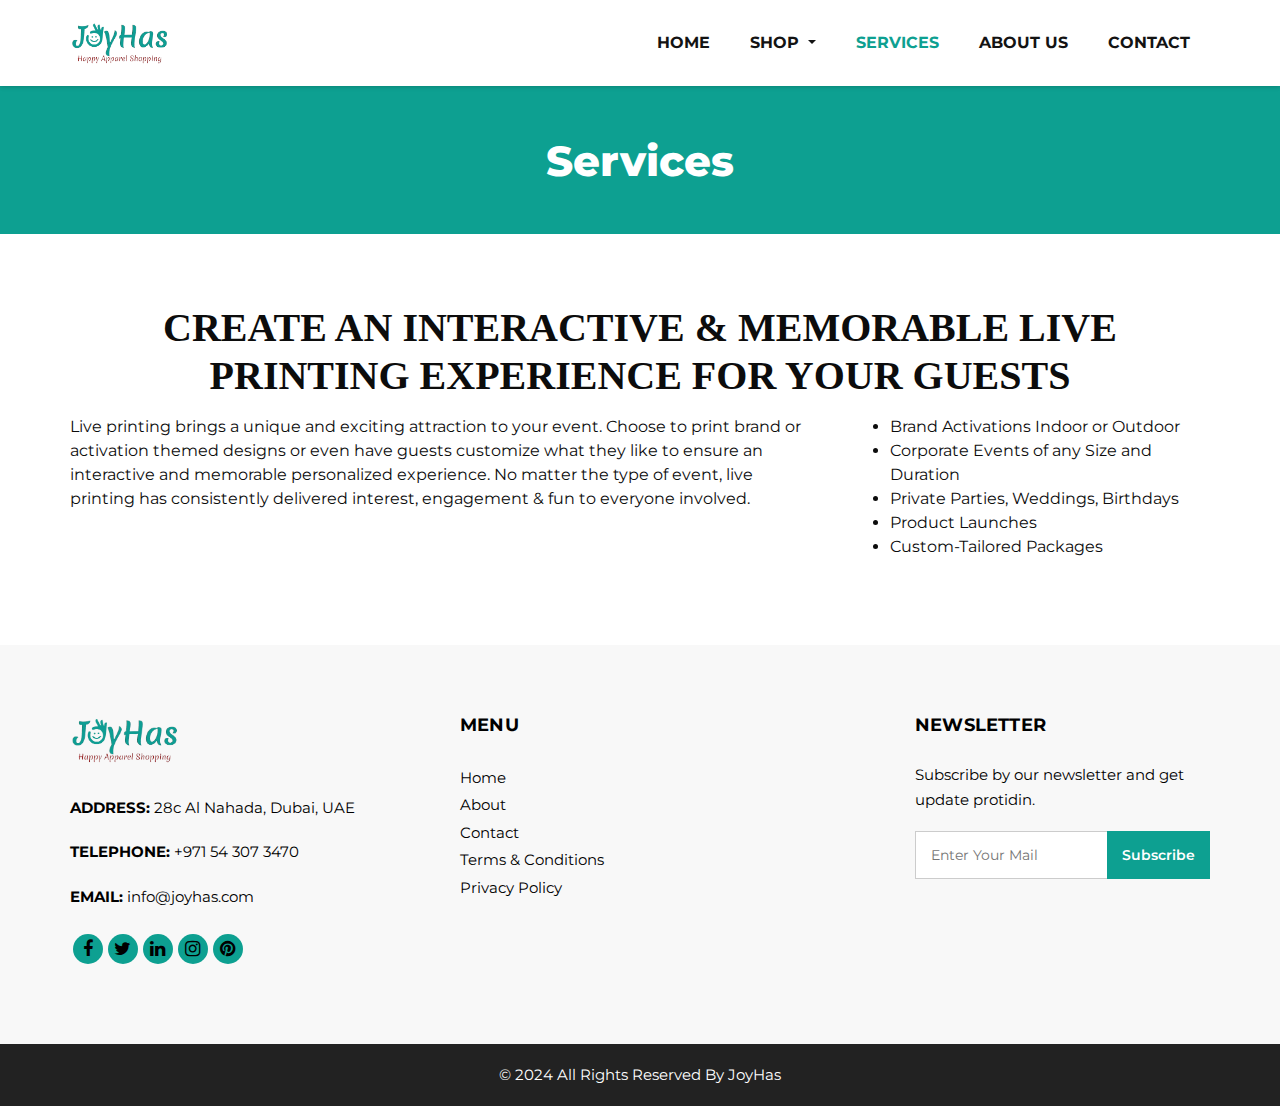
<file: services.html>
<!DOCTYPE html>
<html>
   <head>
      <!-- Basic -->
      <meta charset="utf-8" />
      <meta http-equiv="X-UA-Compatible" content="IE=edge" />
      <!-- Mobile Metas -->
      <meta name="viewport" content="width=device-width, initial-scale=1, shrink-to-fit=no" />
      <!-- Site Metas -->
      <meta name="keywords" content="" />
      <meta name="description" content="" />
      <meta name="author" content="" />
      <link rel="shortcut icon" href="images/favicon.png" type="">
      <title>JoyHas - Fashion HTML Template</title>
      <!-- bootstrap core css -->
      <link rel="stylesheet" type="text/css" href="css/bootstrap.css" />
      <!-- font awesome style -->
      <link href="css/font-awesome.min.css" rel="stylesheet" />
      <!-- Custom styles for this template -->
      <link href="css/style.css" rel="stylesheet" />
      <!-- responsive style -->
      <link href="css/responsive.css" rel="stylesheet" />
   </head>
   <body class="sub_page">
      <div class="hero_area">
         <!-- header section strats -->
         <header class="header_section">
            <div class="container">
               <nav class="navbar navbar-expand-lg custom_nav-container ">
                  <a class="navbar-brand" href="index.html"><img width="100" src="images/logo.png" alt="#" /></a>
                  <button class="navbar-toggler" type="button" data-toggle="collapse" data-target="#navbarSupportedContent" aria-controls="navbarSupportedContent" aria-expanded="false" aria-label="Toggle navigation">
                  <span class=""> </span>
                  </button>
                  <div class="collapse navbar-collapse" id="navbarSupportedContent">
                     <ul class="navbar-nav">
                        <li class="nav-item">
                           <a class="nav-link" href="index.html">Home <span class="sr-only">(current)</span></a>
                        </li>
						<li class="nav-item dropdown">
                           <a class="nav-link dropdown-toggle" href="#" data-toggle="dropdown" role="button" aria-haspopup="true" aria-expanded="true"> <span class="nav-label">Shop <span class="caret"></span></a>
                           <ul class="dropdown-menu">
                              <li><a href="mens-fashon.html">Mens</a></li>
                              <li><a href="womens-fashon.html">Womens</a></li>
							  <li><a href="kids-fashon.html">Kids</a></li>
                           </ul>
                        </li>
						<li class="nav-item active">
                           <a class="nav-link" href="about.html">Services</a>
                        </li>
                        <li class="nav-item">
                           <a class="nav-link" href="about.html">About us</a>
                        </li>
                        <li class="nav-item">
                           <a class="nav-link" href="contact.html">Contact</a>
                        </li>
                     </ul>
                  </div>
               </nav>
            </div>
         </header>
         <!-- end header section -->
      </div>
      <!-- inner page section -->
      <section class="inner_page_head">
         <div class="container_fuild">
            <div class="row">
               <div class="col-md-12">
                  <div class="full">
                     <h3>Services</h3>
                  </div>
               </div>
            </div>
         </div>
      </section>
      <!-- end inner page section -->
      <!-- why section -->
      <section class="why_section layout_padding">
         <div class="container">
            <div class="heading_container heading_center">
               <h3>CREATE AN INTERACTIVE &amp; MEMORABLE LIVE PRINTING EXPERIENCE FOR YOUR GUESTS</h3>
            </div>
            <div class="row">
               <div class="col-md-8">            
            <p>Live printing brings a unique and exciting attraction to your event. Choose to print brand or activation themed designs or even have guests customize what they like to ensure an interactive and memorable personalized experience. No matter the type of event, live printing has consistently delivered interest, engagement &amp; fun to everyone involved.</p>
               </div>

               <div class="col-md-4">
                        <ul class="bulletlist">
						  <li>Brand Activations Indoor or Outdoor</li>
						  <li>Corporate Events of any Size and Duration</li>
						  <li>Private Parties, Weddings, Birthdays</li>
						  <li>Product Launches</li>
						  <li>Custom-Tailored Packages</li>
						</ul>
                     </div>

            </div>
         </div>
      </section>
      <!-- end why section -->
      <!-- footer section -->
      <footer class="footer_section">
         <div class="container">
            <div class="row">
               <div class="col-md-4">
                   <div class="full">
                      <div class="logo_footer">
                        <a href="#"><img width="110" src="images/logo.png" alt="#" /></a>
                      </div>
                      <div class="information_f">
                        <p><strong>ADDRESS:</strong> 28c Al Nahada, Dubai, UAE</p>
                        <p><strong>TELEPHONE:</strong> +971 54 307 3470</p>
                        <p><strong>EMAIL:</strong> info@joyhas.com</p>
                      </div>
					  <div class="footer_social">
                        <a href="">
                        <i class="fa fa-facebook" aria-hidden="true"></i>
                        </a>
                        <a href="">
                        <i class="fa fa-twitter" aria-hidden="true"></i>
                        </a>
                        <a href="">
                        <i class="fa fa-linkedin" aria-hidden="true"></i>
                        </a>
                        <a href="">
                        <i class="fa fa-instagram" aria-hidden="true"></i>
                        </a>
                        <a href="">
                        <i class="fa fa-pinterest" aria-hidden="true"></i>
                        </a>
                     </div>
                   </div>
               </div>
               <div class="col-md-8">
                  <div class="row">
                  <div class="col-md-7">
                     <div class="row">
                        <div class="col-md-6">
                     <div class="widget_menu">
                        <h3>Menu</h3>
                        <ul>
                           <li><a href="index.html">Home</a></li>
                           <li><a href="about.html">About</a></li>
                           <li><a href="contact.html">Contact</a></li>
                           <li><a href="terms-and-conditions.html">Terms & Conditions</a></li>
                           <li><a href="privacy-policy.html">Privacy Policy</a></li>
                        </ul>
                     </div>
					 
                  </div>
				  

                     </div>
                  </div>     
                  <div class="col-md-5">
                     <div class="widget_menu">
                        <h3>Newsletter</h3>
                        <div class="information_f">
                          <p>Subscribe by our newsletter and get update protidin.</p>
                        </div>
                        <div class="form_sub">
                           <form>
                              <fieldset>
                                 <div class="field">
                                    <input type="email" placeholder="Enter Your Mail" name="email" />
                                    <input type="submit" value="Subscribe" />
                                 </div>
                              </fieldset>
                           </form>
                        </div>
                     </div>
                  </div>
                  </div>
               </div>
            </div>
         </div>
      </footer>
	   <div class="cpy_">
         <p class="mx-auto">© 2024 All Rights Reserved By JoyHas</p>
      </div>
      <!-- footer section -->
      <!-- jQery -->
     <script src="https://ajax.googleapis.com/ajax/libs/jquery/3.7.1/jquery.min.js"></script>
      <!-- popper js -->
      <script src="js/popper.min.js"></script>
      <!-- bootstrap js -->
      <script src="js/bootstrap.js"></script>
      <!-- custom js -->
      <script src="js/custom.js"></script>
   </body>
</html>
</file>
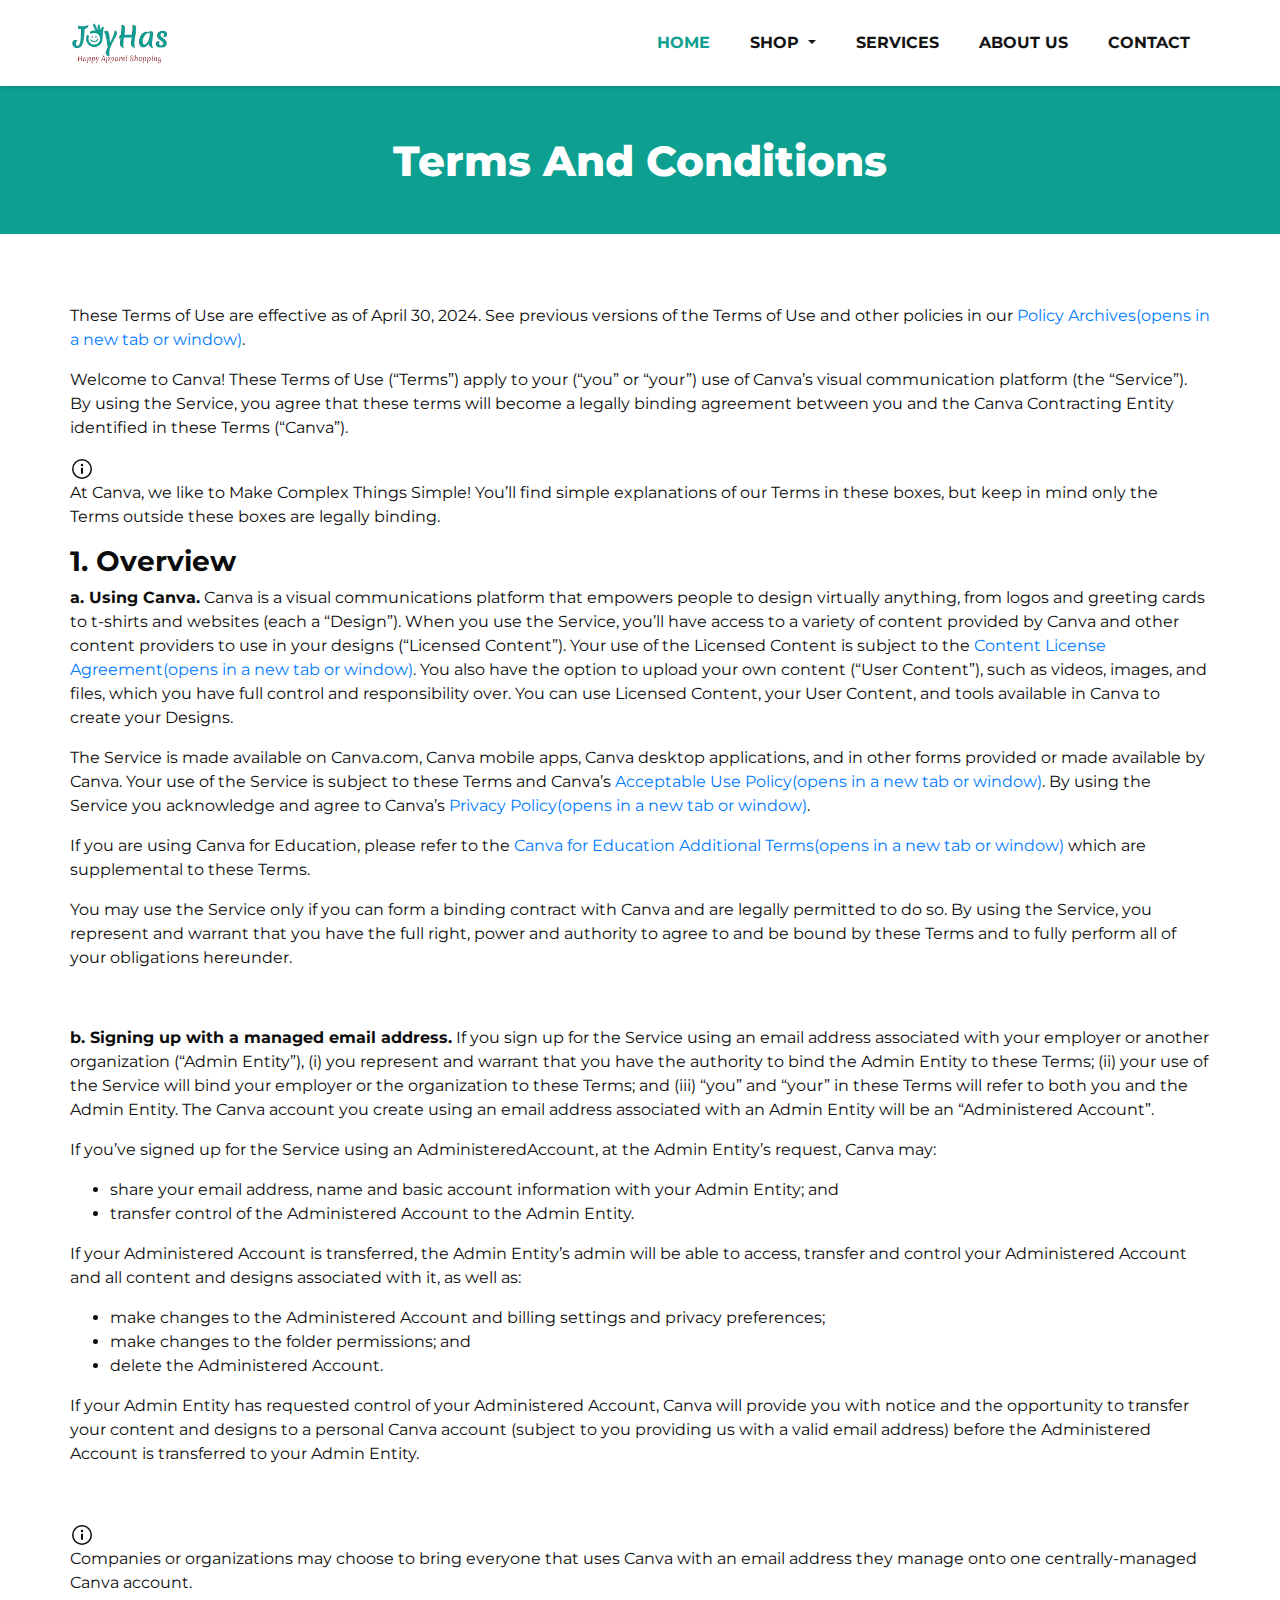
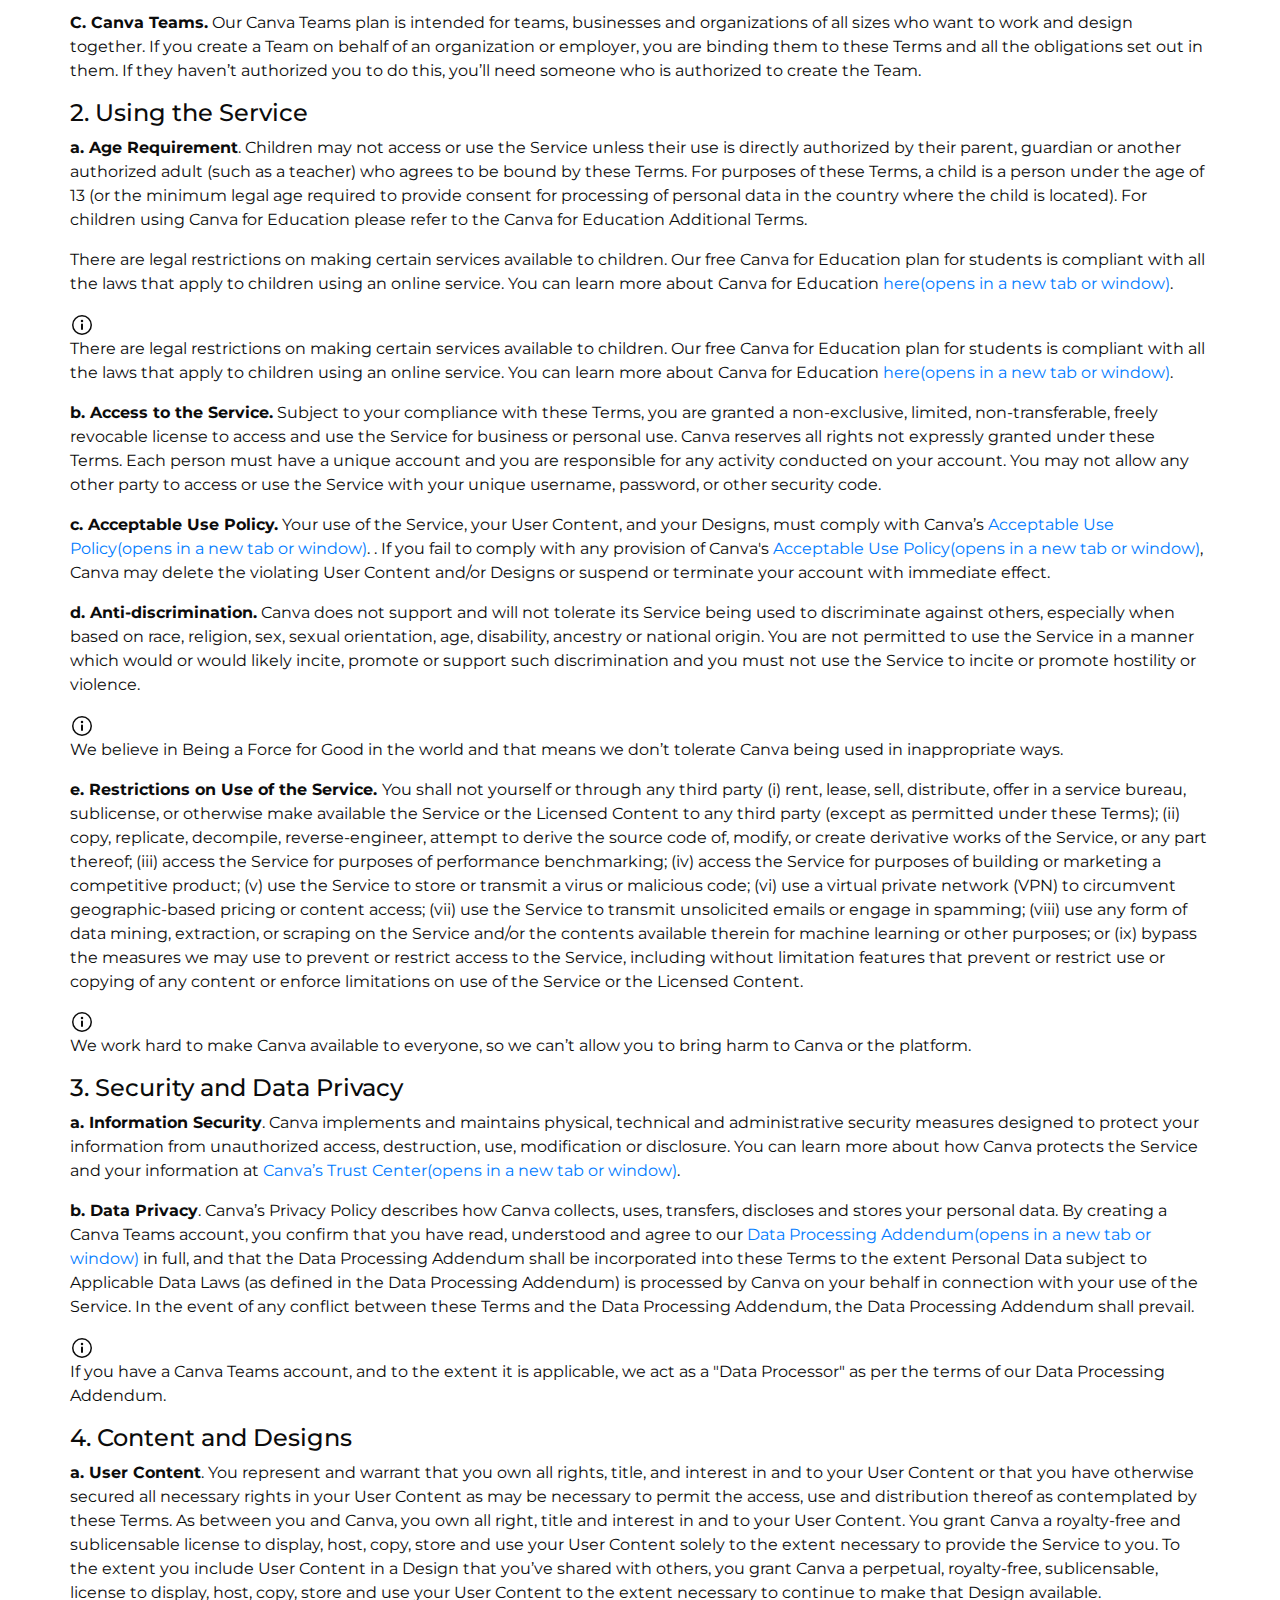
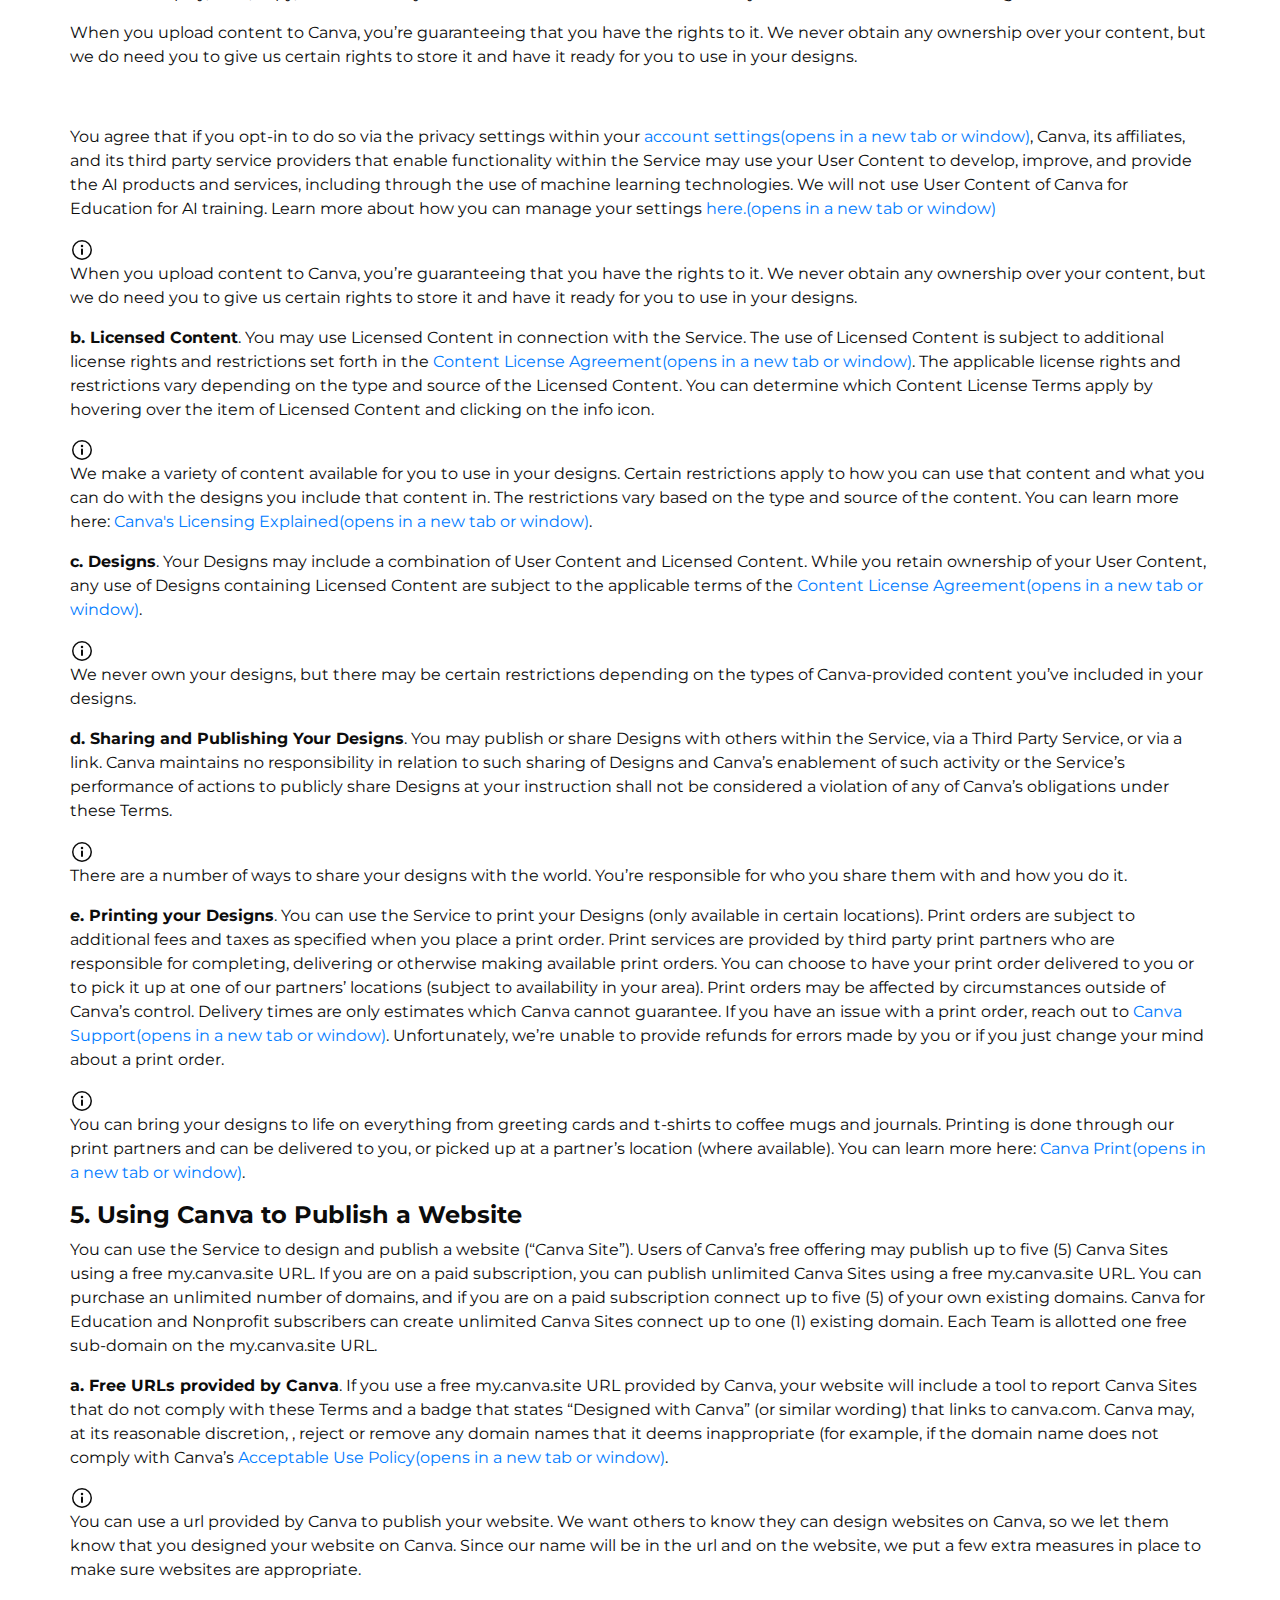
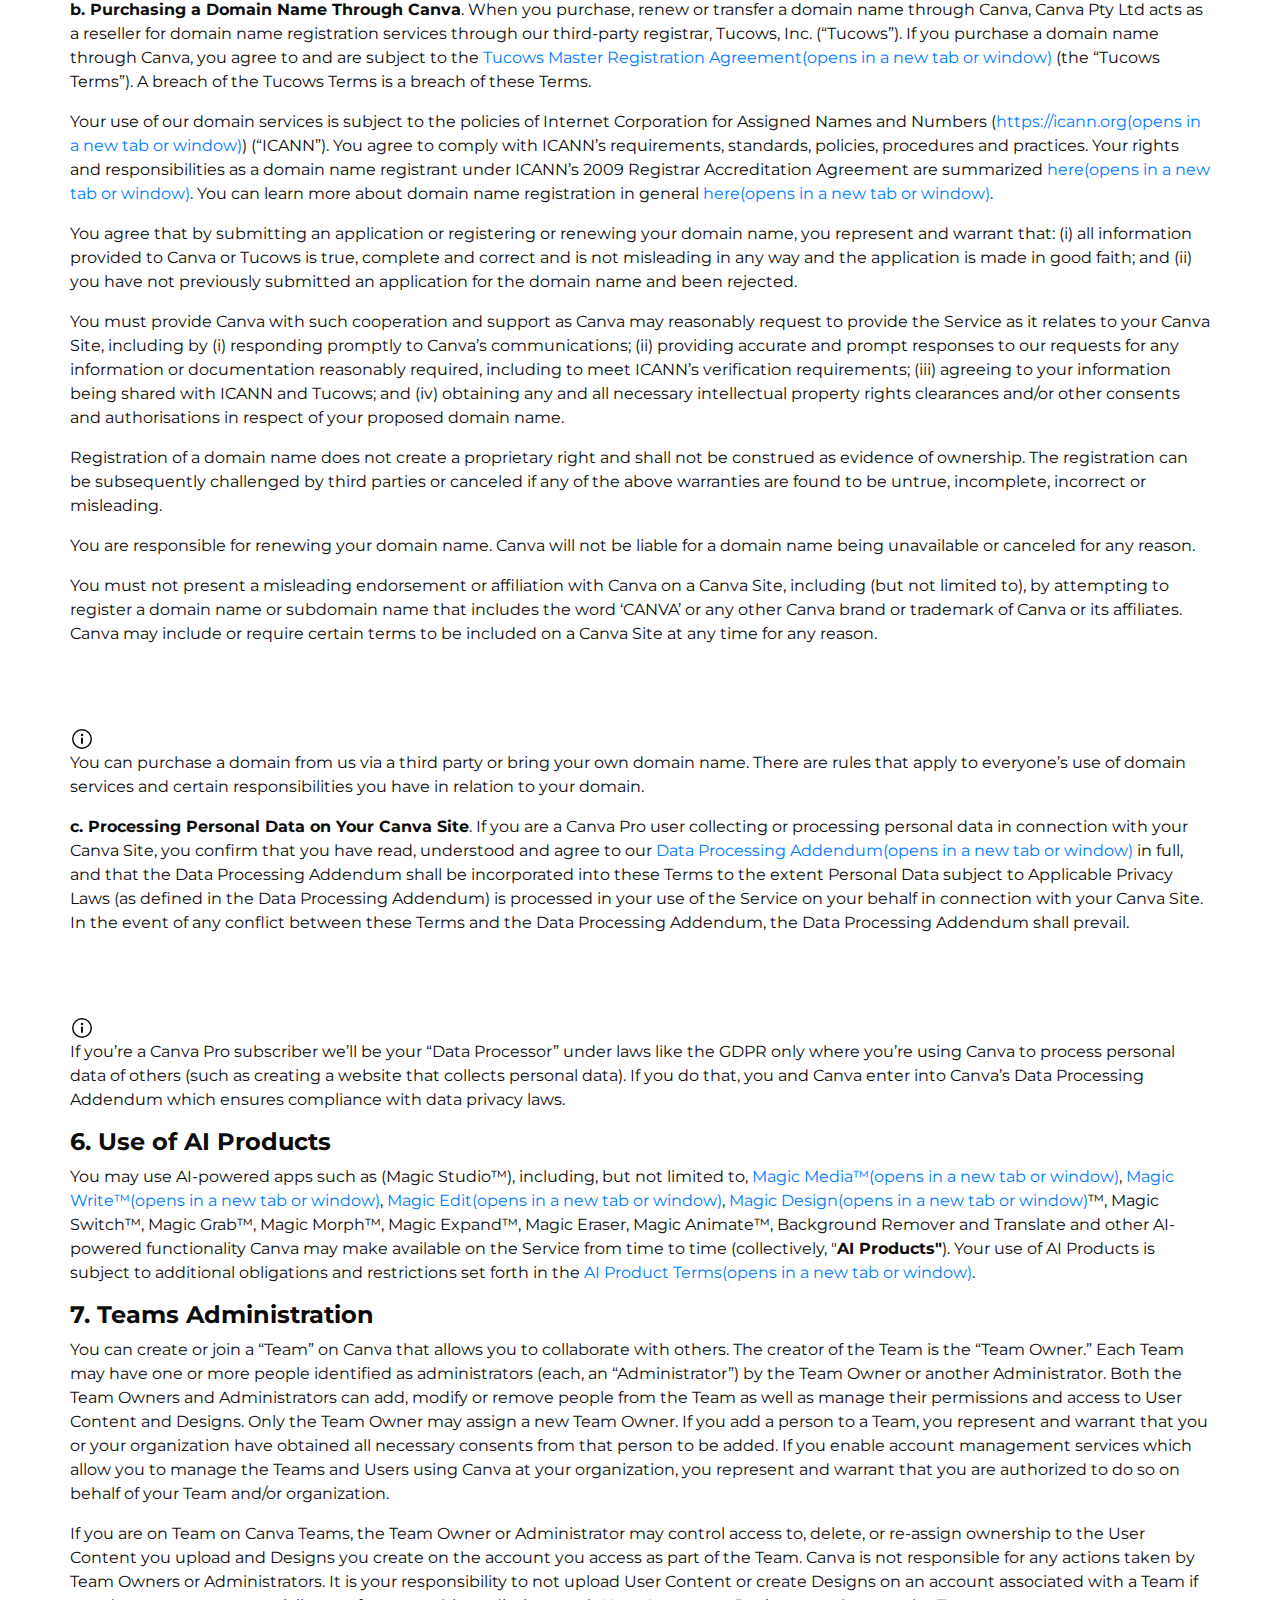
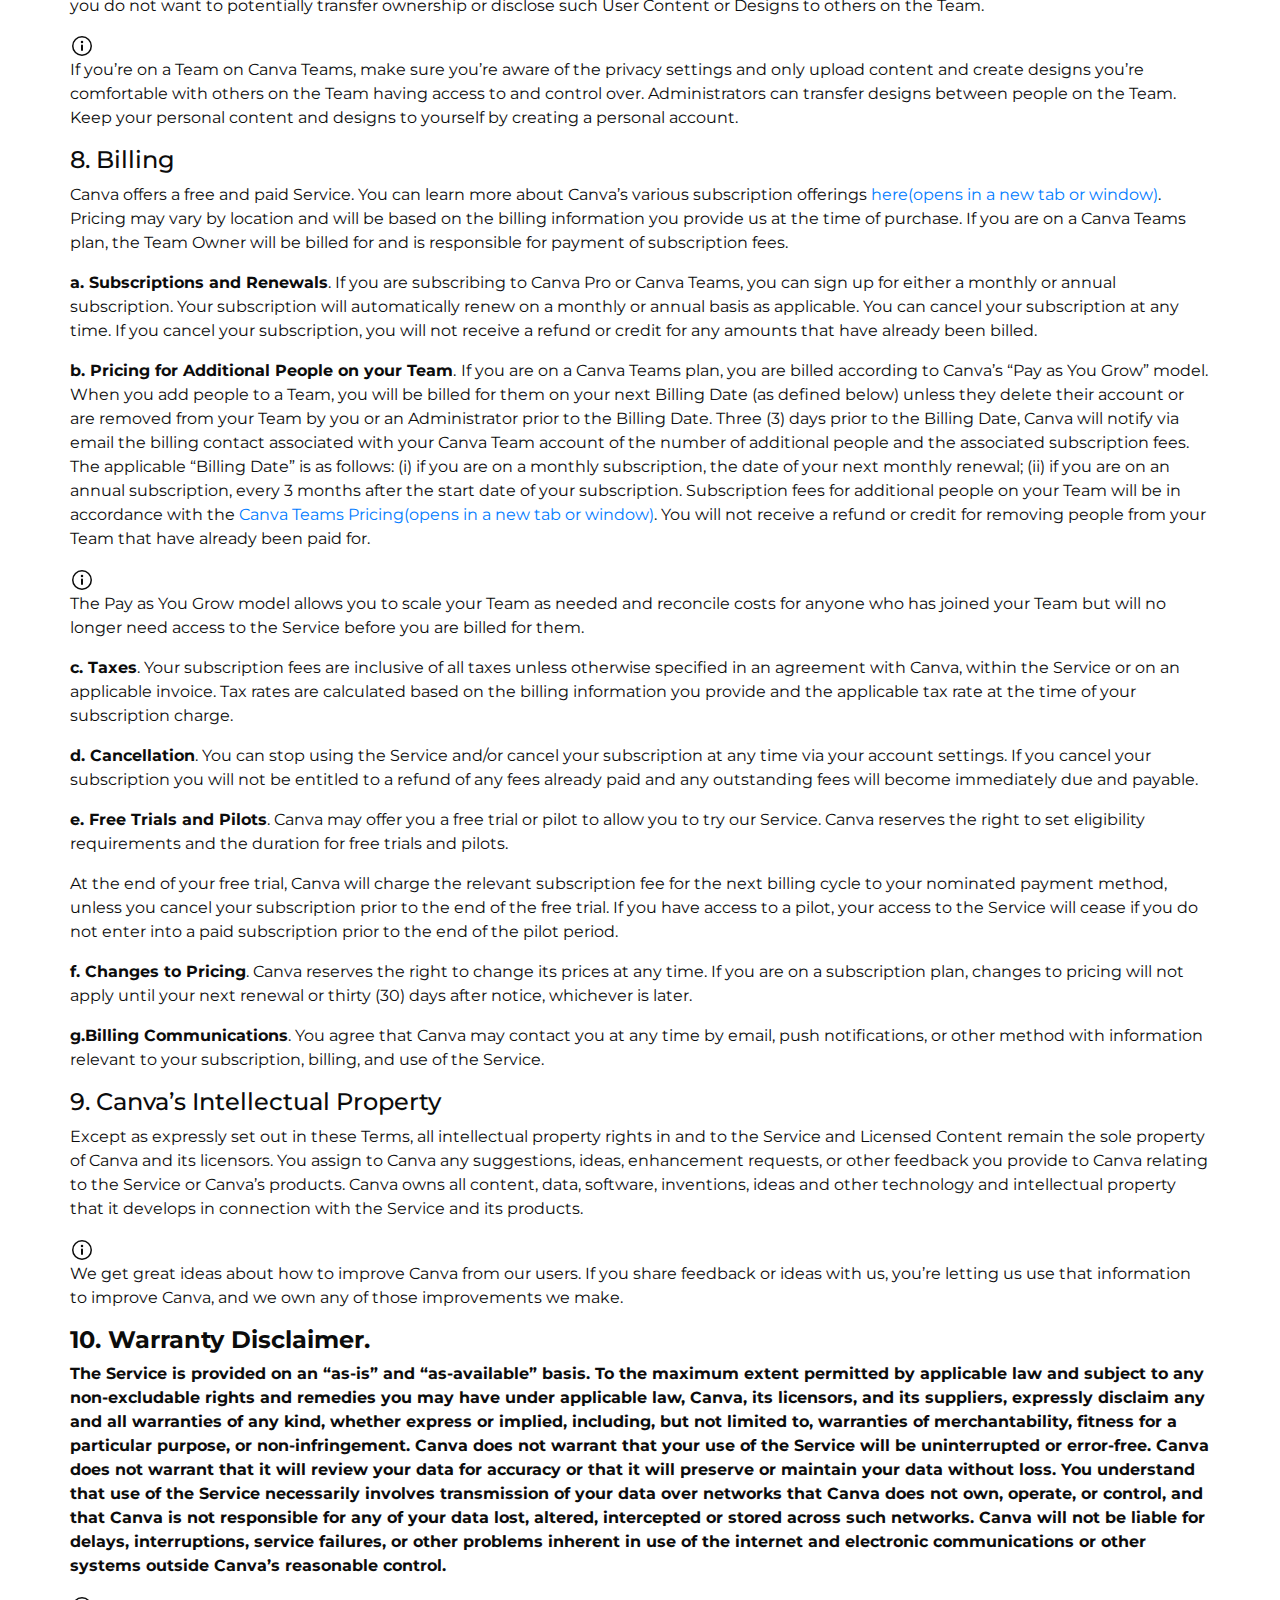
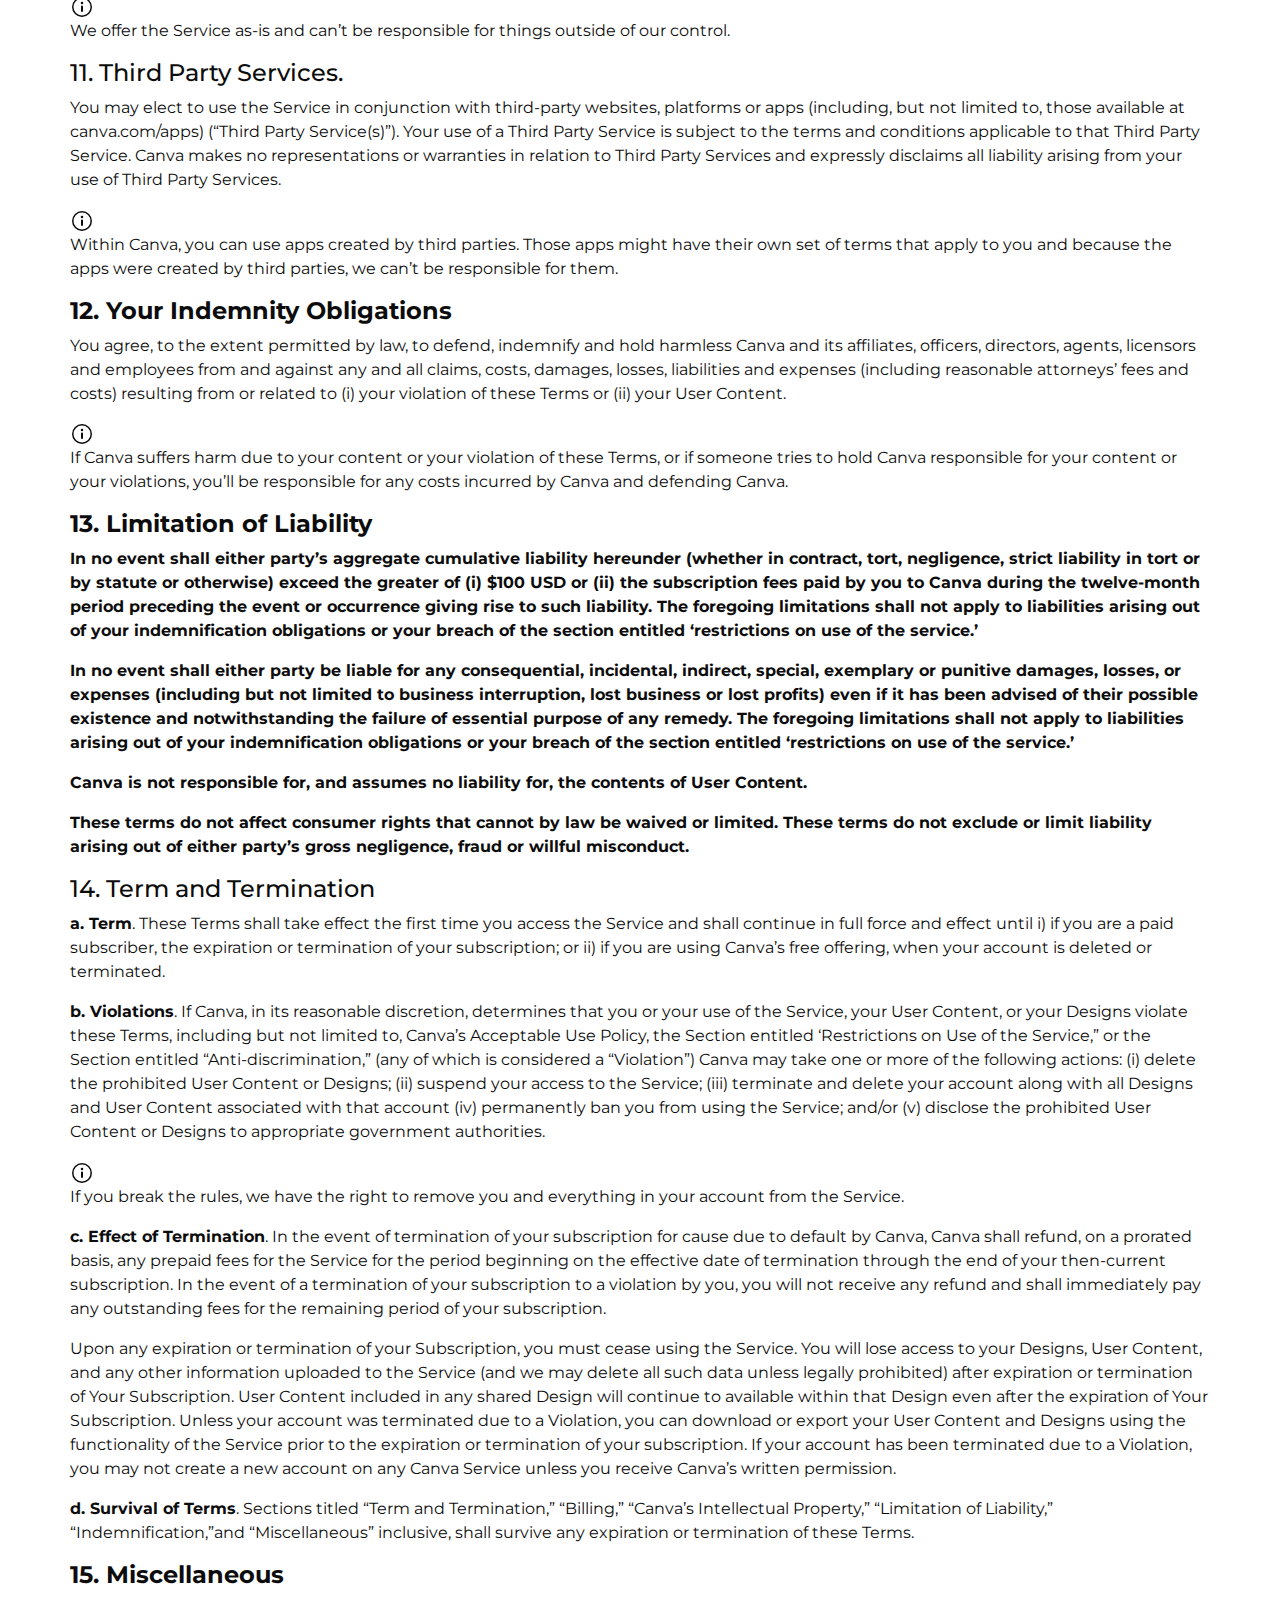
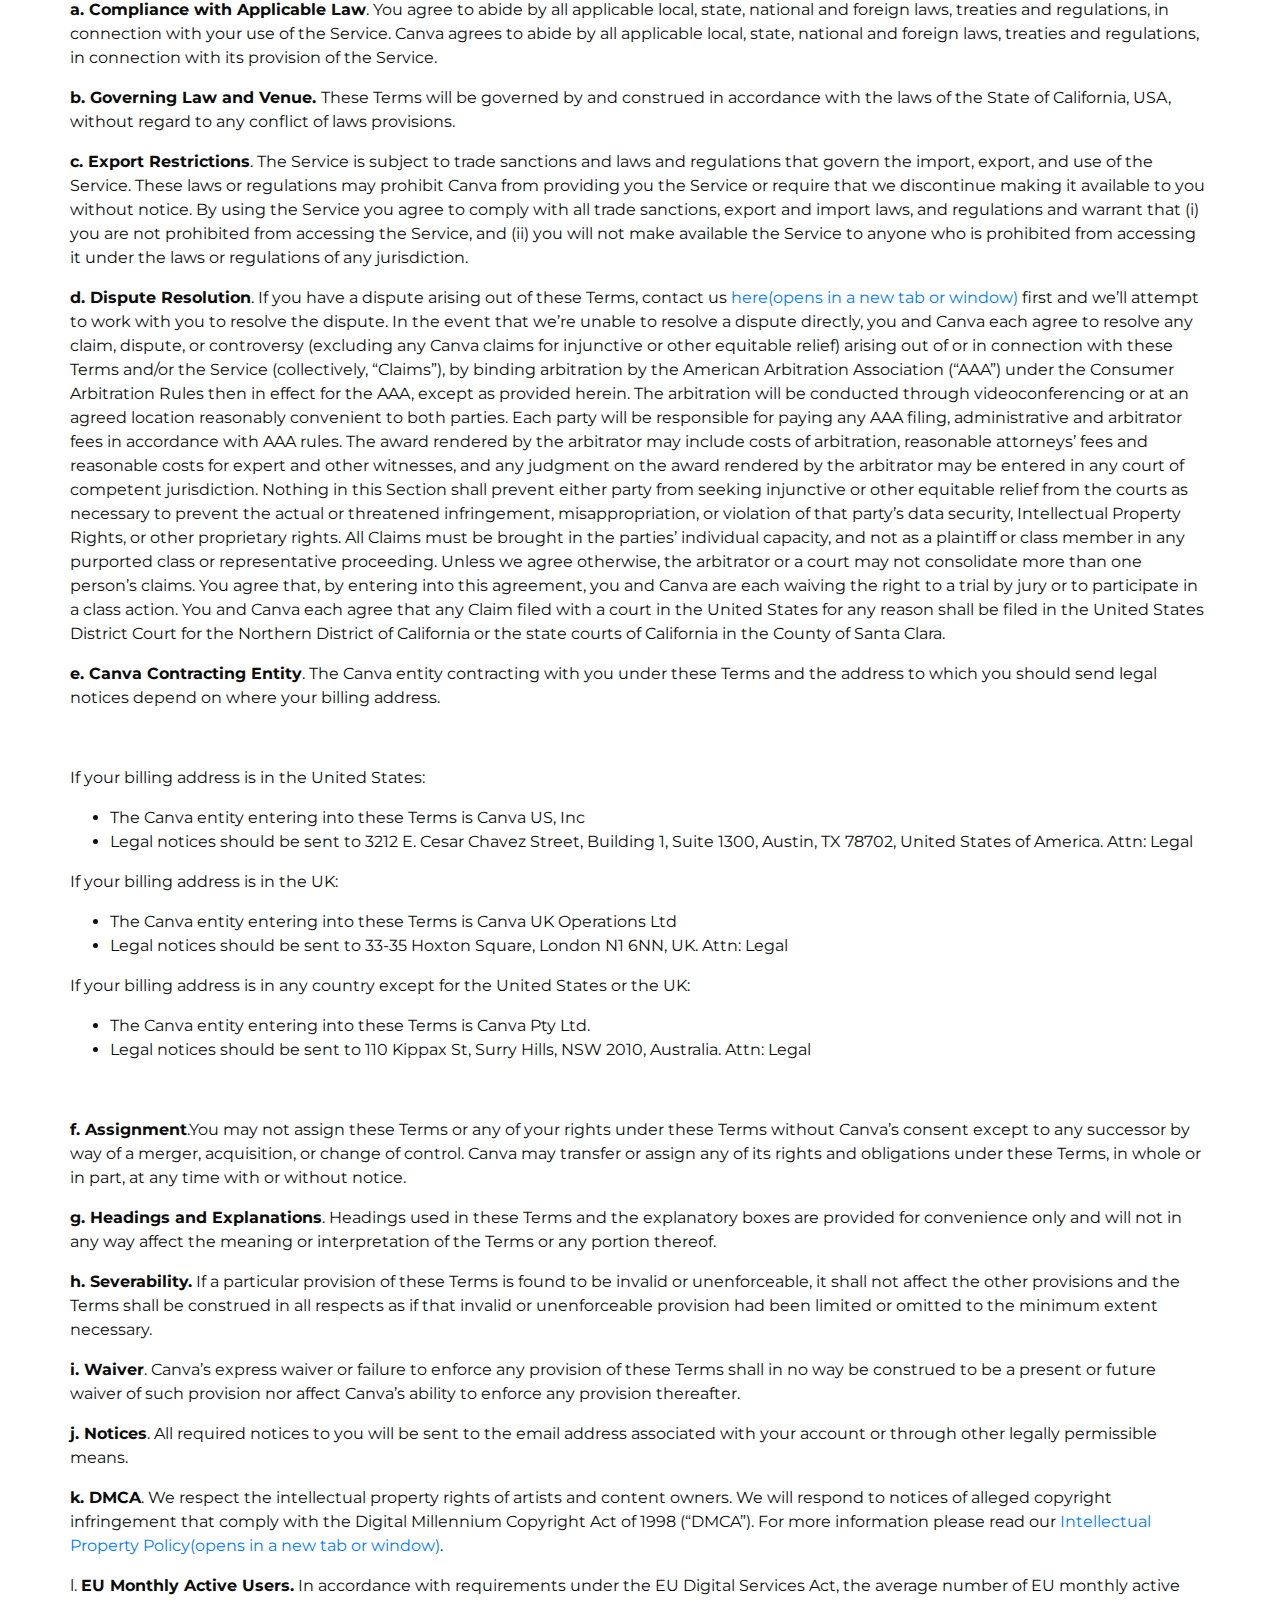
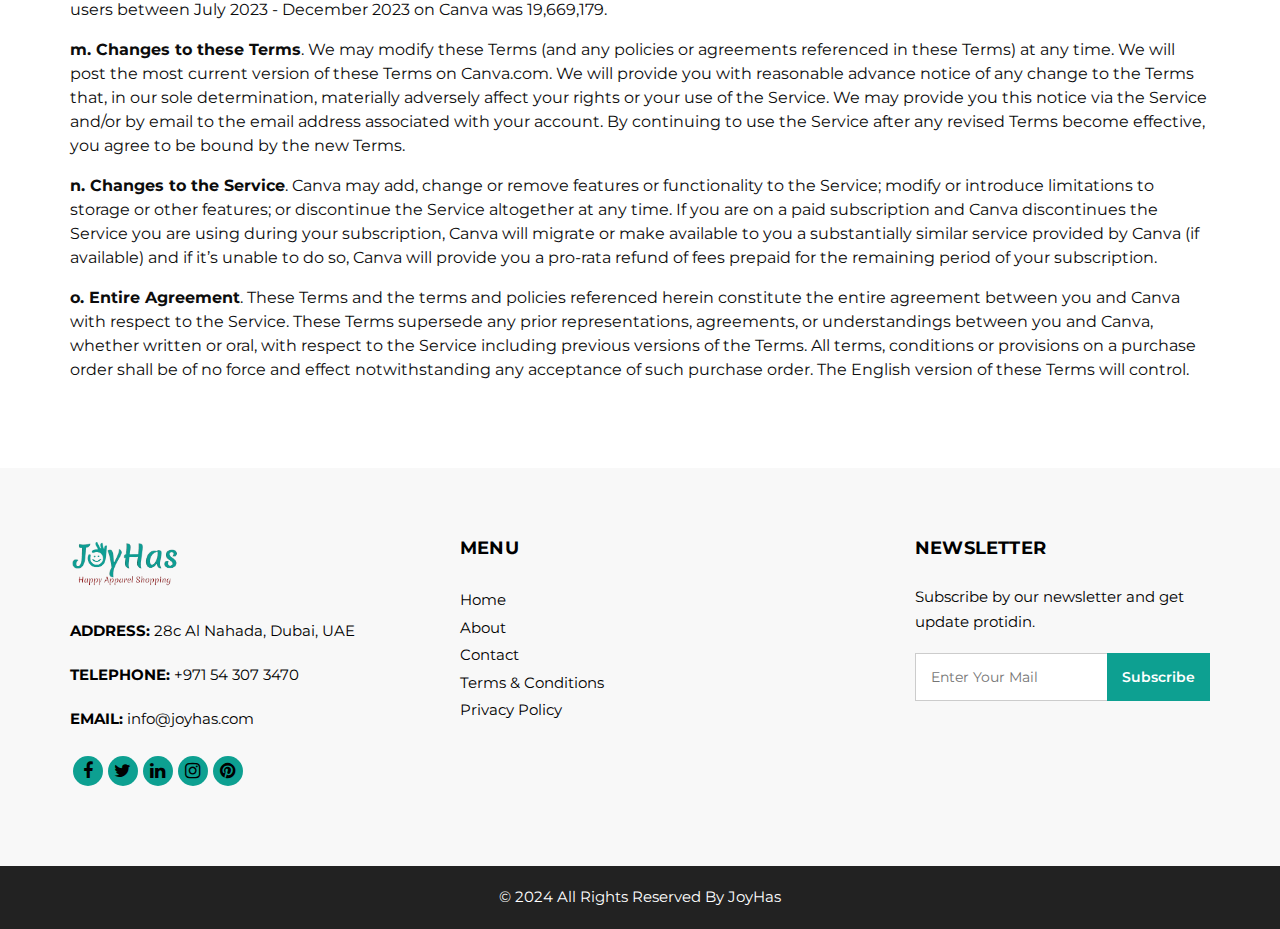
<file: terms-and-conditions.html>
<!DOCTYPE html>
<html>
   <head>
      <!-- Basic -->
      <meta charset="utf-8" />
      <meta http-equiv="X-UA-Compatible" content="IE=edge" />
      <!-- Mobile Metas -->
      <meta name="viewport" content="width=device-width, initial-scale=1, shrink-to-fit=no" />
      <!-- Site Metas -->
      <meta name="keywords" content="" />
      <meta name="description" content="" />
      <meta name="author" content="" />
      <link rel="shortcut icon" href="images/favicon.png" type="">
      <title>JoyHas - Fashion HTML Template</title>
      <!-- bootstrap core css -->
      <link rel="stylesheet" type="text/css" href="css/bootstrap.css" />
      <!-- font awesome style -->
      <link href="css/font-awesome.min.css" rel="stylesheet" />
      <!-- Custom styles for this template -->
      <link href="css/style.css" rel="stylesheet" />
      <!-- responsive style -->
      <link href="css/responsive.css" rel="stylesheet" />
	    <!-- jQery -->
	<script src="https://ajax.googleapis.com/ajax/libs/jquery/3.7.1/jquery.min.js"></script>
	<script>
	$(function(){
		$('#dyn_header').load('header.html', function() {
		    var path = window.location.pathname;
			var page = path.split("/").pop();
			if(page == "terms-and-conditions.html"){
				$( ".navbar li:nth-child(1)").addClass("active");
			}
		});
	  $("#dyn_footer").load("footer.html");  
	});
	</script>
   </head>
   <body class="sub_page">
      <div class="hero_area" id="dyn_header">
        
      </div>
      <!-- inner page section -->
      <section class="inner_page_head">
         <div class="container_fuild">
            <div class="row">
               <div class="col-md-12">
                  <div class="full">
                     <h3>Terms And Conditions</h3>
                  </div>
               </div>
            </div>
         </div>
      </section>
      <!-- end inner page section -->
      <!-- why section -->
      <section class="why_section layout_padding">
         <div class="container">
            <div class="HqfB2mG"><div class="ekPkQGo _9XU0j_H dFUW6Bt ol7FfEN lmE8zcY r_1p0oI AG_KU1a BJLuUgx"><p><span>These Terms of Use are effective as of April 30, 2024. See previous versions of the Terms of Use and other policies in our </span><a class="kdPuueI" href="https://www.canva.com/policies/policy-archives/" draggable="false" target="_blank" rel="noopener">Policy Archives<span class="_pFsfA">(opens in a new tab or window)</span></a><span>.</span></p></div><section class="CYqfUq-" style="--top-spacing-default:24px;--bottom-spacing-default:24px"><div class="ekPkQGo _9XU0j_H dFUW6Bt ol7FfEN lmE8zcY r_1p0oI uAFFsiF"><div class="ekPkQGo _9XU0j_H dFUW6Bt ol7FfEN lmE8zcY r_1p0oI o_lCj6i"><p><span>Welcome to Canva! These Terms of Use (“Terms”) apply to your (“you” or “your”) use of Canva’s visual communication platform (the “Service”). By using the Service, you agree that these terms will become a legally binding agreement between you and the Canva Contracting Entity identified in these Terms (“Canva”). </span></p></div></div><div class="ekPkQGo _9XU0j_H dFUW6Bt ol7FfEN lmE8zcY r_1p0oI uAFFsiF"><div class="RNFNIA Ekl2FA _9Mb__A psKiqQ t0mv6A _2vR8_A iBrz7Q" style="--IDRMrA:16px" aria-live="polite"><div class="fFOiLQ _5Ob_nQ CCfw7w"><div class="JyB_vw" style="--75cQpg:8px;--lTA5VA:baseline"><div class="yYw_FA Zxv8Qg"><span aria-hidden="true" class="NA_Img dkWypw"><svg xmlns="http://www.w3.org/2000/svg" width="24" height="24" viewBox="0 0 24 24"><path fill="currentColor" d="M12 22a10 10 0 1 1 0-20 10 10 0 0 1 0 20zm0-1.5a8.5 8.5 0 1 0 0-17 8.5 8.5 0 0 0 0 17zm0-10a1 1 0 0 1 1 1V16a1 1 0 0 1-2 0v-4.5a1 1 0 0 1 1-1zm0-1.25a1.25 1.25 0 1 1 0-2.5 1.25 1.25 0 0 1 0 2.5z"></path></svg></span></div><div class="yYw_FA VgLiiA"><p><span>At Canva, we like to Make Complex Things Simple! You’ll find simple explanations of our Terms in these boxes, but keep in mind only the Terms outside these boxes are legally binding.</span><br></p></div></div></div></div></div><div class="ekPkQGo _9XU0j_H dFUW6Bt ol7FfEN lmE8zcY r_1p0oI uAFFsiF"><div class="ekPkQGo _9XU0j_H dFUW6Bt ol7FfEN lmE8zcY r_1p0oI o_lCj6i"><h3 class="KNjFCPe _9XU0j_H dajx-50 ol7FfEN eBLYDvL lmE8zcY r_1p0oI uAFFsiF"><span style="font-weight:700">1. Overview</span></h3><p><span style="font-weight:700">a. Using Canva.</span><span> Canva is a visual communications platform that empowers people to design virtually anything, from logos and greeting cards to t-shirts and websites (each a “Design”). When you use the Service, you’ll have access to a variety of content provided by Canva and other content providers to use in your designs (“Licensed Content”). Your use of the Licensed Content is subject to the </span><a class="kdPuueI" href="https://www.canva.com/policies/content-license-agreement/" draggable="false" target="_blank" rel="noopener">Content License Agreement<span class="_pFsfA">(opens in a new tab or window)</span></a><span>. You also have the option to upload your own content (“User Content”), such as videos, images, and files, which you have full control and responsibility over. You can use Licensed Content, your User Content, and tools available in Canva to create your Designs.</span></p><p><span>The Service is made available on Canva.com, Canva mobile apps, Canva desktop applications, and in other forms provided or made available by Canva. Your use of the Service is subject to these Terms and Canva’s </span><a class="kdPuueI" href="https://www.canva.com/policies/acceptable-use-policy/" draggable="false" target="_blank" rel="noopener">Acceptable Use Policy<span class="_pFsfA">(opens in a new tab or window)</span></a><span>. By using the Service you acknowledge and agree to Canva’s </span><a class="kdPuueI" href="https://www.canva.com/policies/privacy-policy/" draggable="false" target="_blank" rel="noopener">Privacy Policy<span class="_pFsfA">(opens in a new tab or window)</span></a><span>.</span></p><p><span>If you are using Canva for Education, please refer to the </span><a class="kdPuueI" href="https://www.canva.com/policies/edu-additional-terms" draggable="false" target="_blank" rel="noopener">Canva for Education Additional Terms<span class="_pFsfA">(opens in a new tab or window)</span></a><span> which are supplemental to these Terms.</span></p><p><span>You may use the Service only if you can form a binding contract with Canva and are legally permitted to do so. By using the Service, you represent and warrant that you have the full right, power and authority to agree to and be bound by these Terms and to fully perform all of your obligations hereunder.</span></p><p><br></p></div></div><div class="ekPkQGo _9XU0j_H dFUW6Bt ol7FfEN lmE8zcY r_1p0oI uAFFsiF"><div class="ekPkQGo _9XU0j_H dFUW6Bt ol7FfEN lmE8zcY r_1p0oI o_lCj6i"><p><span style="font-weight:700">b. Signing up with a managed email address.</span><span> If you sign up for the Service using an email address associated with your employer or another organization (“Admin Entity”), (i) you represent and warrant that you have the authority to bind the Admin Entity to these Terms; (ii) your use of the Service will bind your employer or the organization to these Terms; and (iii) “you” and “your” in these Terms will refer to both you and the Admin Entity. The Canva account you create using an email address associated with an Admin Entity will be an “Administered Account”. </span></p><p><span>If you’ve signed up for the Service using an AdministeredAccount, at the Admin Entity’s request, Canva may:</span></p><ul class="S7vYL4q dFUW6Bt ol7FfEN _4S3a6zg eT-W5A5"><li class="_75Y5PvI"><div class="viXLvu8 l5gVkV0"><div class="sPW9t2L"><span class="QYFEOn4 hWpswX8"><span>share your email address, name and basic account information with your Admin Entity; and</span></span></div></div></li><li class="_75Y5PvI"><div class="viXLvu8 l5gVkV0"><div class="sPW9t2L"><span class="QYFEOn4 hWpswX8"><span>transfer control of the Administered Account to the Admin Entity. </span></span></div></div></li></ul><p><span>If your Administered Account is transferred, the Admin Entity’s admin will be able to access, transfer and control your Administered Account and all content and designs associated with it, as well as: </span><br></p><ul class="S7vYL4q dFUW6Bt ol7FfEN _4S3a6zg eT-W5A5"><li class="_75Y5PvI"><div class="viXLvu8 l5gVkV0"><div class="sPW9t2L"><span class="QYFEOn4 hWpswX8"><span>make changes to the Administered Account and billing settings and privacy preferences;</span></span></div></div></li><li class="_75Y5PvI"><div class="viXLvu8 l5gVkV0"><div class="sPW9t2L"><span class="QYFEOn4 hWpswX8"><span>make changes to the folder permissions; and</span></span></div></div></li><li class="_75Y5PvI"><div class="viXLvu8 l5gVkV0"><div class="sPW9t2L"><span class="QYFEOn4 hWpswX8"><span>delete the Administered Account.</span></span></div></div></li></ul><p><span>If your Admin Entity has requested control of your Administered Account, Canva will provide you with notice and the opportunity to transfer your content and designs to a personal Canva account (subject to you providing us with a valid email address) before the Administered Account is transferred to your Admin Entity.</span></p><p><br></p></div></div><div class="ekPkQGo _9XU0j_H dFUW6Bt ol7FfEN lmE8zcY r_1p0oI uAFFsiF"><div class="RNFNIA Ekl2FA _9Mb__A psKiqQ t0mv6A _2vR8_A iBrz7Q" style="--IDRMrA:16px" aria-live="polite"><div class="fFOiLQ _5Ob_nQ CCfw7w"><div class="JyB_vw" style="--75cQpg:8px;--lTA5VA:baseline"><div class="yYw_FA Zxv8Qg"><span aria-hidden="true" class="NA_Img dkWypw"><svg xmlns="http://www.w3.org/2000/svg" width="24" height="24" viewBox="0 0 24 24"><path fill="currentColor" d="M12 22a10 10 0 1 1 0-20 10 10 0 0 1 0 20zm0-1.5a8.5 8.5 0 1 0 0-17 8.5 8.5 0 0 0 0 17zm0-10a1 1 0 0 1 1 1V16a1 1 0 0 1-2 0v-4.5a1 1 0 0 1 1-1zm0-1.25a1.25 1.25 0 1 1 0-2.5 1.25 1.25 0 0 1 0 2.5z"></path></svg></span></div><div class="yYw_FA VgLiiA"><p><span>Companies or organizations may choose to bring everyone that uses Canva with an email address they manage onto one centrally-managed Canva account.</span><br></p></div></div></div></div></div><div class="ekPkQGo _9XU0j_H dFUW6Bt ol7FfEN lmE8zcY r_1p0oI uAFFsiF"><div class="ekPkQGo _9XU0j_H dFUW6Bt ol7FfEN lmE8zcY r_1p0oI o_lCj6i"><p><span style="font-weight:700">C. Canva Teams.</span><span> Our Canva Teams plan is intended for teams, businesses and organizations of all sizes who want to work and design together. If you create a Team on behalf of an organization or employer, you are binding them to these Terms and all the obligations set out in them. If they haven’t authorized you to do this, you’ll need someone who is authorized to create the Team.</span><br></p></div></div><div class="ekPkQGo _9XU0j_H dFUW6Bt ol7FfEN lmE8zcY r_1p0oI uAFFsiF"><div class="ekPkQGo _9XU0j_H dFUW6Bt ol7FfEN lmE8zcY r_1p0oI o_lCj6i"><h4 class="KNjFCPe _9XU0j_H dajx-50 ol7FfEN eBLYDvL lmE8zcY r_1p0oI uAFFsiF"><span>2. Using the Service </span></h4><p><span style="font-weight:700">a. Age Requirement</span><span>. Children may not access or use the Service unless their use is directly authorized by their parent, guardian or another authorized adult (such as a teacher) who agrees to be bound by these Terms. For purposes of these Terms, a child is a person under the age of 13 (or the minimum legal age required to provide consent for processing of personal data in the country where the child is located). For children using Canva for Education please refer to the Canva for Education Additional Terms.</span></p><p><span>There are legal restrictions on making certain services available to children. Our free Canva for Education plan for students is compliant with all the laws that apply to children using an online service. You can learn more about Canva for Education </span><a class="kdPuueI" href="https://www.canva.com/education/" draggable="false" target="_blank" rel="noopener">here<span class="_pFsfA">(opens in a new tab or window)</span></a><span>.</span><br></p></div></div><div class="ekPkQGo _9XU0j_H dFUW6Bt ol7FfEN lmE8zcY r_1p0oI uAFFsiF"><div class="RNFNIA Ekl2FA _9Mb__A psKiqQ t0mv6A _2vR8_A iBrz7Q" style="--IDRMrA:16px" aria-live="polite"><div class="fFOiLQ _5Ob_nQ CCfw7w"><div class="JyB_vw" style="--75cQpg:8px;--lTA5VA:baseline"><div class="yYw_FA Zxv8Qg"><span aria-hidden="true" class="NA_Img dkWypw"><svg xmlns="http://www.w3.org/2000/svg" width="24" height="24" viewBox="0 0 24 24"><path fill="currentColor" d="M12 22a10 10 0 1 1 0-20 10 10 0 0 1 0 20zm0-1.5a8.5 8.5 0 1 0 0-17 8.5 8.5 0 0 0 0 17zm0-10a1 1 0 0 1 1 1V16a1 1 0 0 1-2 0v-4.5a1 1 0 0 1 1-1zm0-1.25a1.25 1.25 0 1 1 0-2.5 1.25 1.25 0 0 1 0 2.5z"></path></svg></span></div><div class="yYw_FA VgLiiA"><p><span>There are legal restrictions on making certain services available to children. Our free Canva for Education plan for students is compliant with all the laws that apply to children using an online service. You can learn more about Canva for Education </span><a class="kdPuueI" href="https://www.canva.com/education/" draggable="false" target="_blank" rel="noopener">here<span class="_pFsfA">(opens in a new tab or window)</span></a><span>.</span><br></p></div></div></div></div></div><div class="ekPkQGo _9XU0j_H dFUW6Bt ol7FfEN lmE8zcY r_1p0oI uAFFsiF"><div class="ekPkQGo _9XU0j_H dFUW6Bt ol7FfEN lmE8zcY r_1p0oI o_lCj6i"><p><span style="font-weight:700">b. Access to the Service.</span><span> Subject to your compliance with these Terms, you are granted a non-exclusive, limited, non-transferable, freely revocable license to access and use the Service for business or personal use. Canva reserves all rights not expressly granted under these Terms. Each person must have a unique account and you are responsible for any activity conducted on your account. You may not allow any other party to access or use the Service with your unique username, password, or other security code.</span></p><p><span style="font-weight:700">c. Acceptable Use Policy.</span><span> Your use of the Service, your User Content, and your Designs, must comply with Canva’s </span><a class="kdPuueI" href="https://www.canva.com/policies/acceptable-use-policy/" draggable="false" target="_blank" rel="noopener">Acceptable Use Policy<span class="_pFsfA">(opens in a new tab or window)</span></a><span>. . If you fail to comply with any provision of Canva's </span><a class="kdPuueI" href="https://www.canva.com/policies/acceptable-use-policy/" draggable="false" target="_blank" rel="noopener">Acceptable Use Policy<span class="_pFsfA">(opens in a new tab or window)</span></a><span>, Canva may delete the violating User Content and/or Designs or suspend or terminate your account with immediate effect. </span></p><p><span style="font-weight:700">d. Anti-discrimination.</span><span> Canva does not support and will not tolerate its Service being used to discriminate against others, especially when based on race, religion, sex, sexual orientation, age, disability, ancestry or national origin. You are not permitted to use the Service in a manner which would or would likely incite, promote or support such discrimination and you must not use the Service to incite or promote hostility or violence.</span><br></p></div></div><div class="ekPkQGo _9XU0j_H dFUW6Bt ol7FfEN lmE8zcY r_1p0oI uAFFsiF"><div class="RNFNIA Ekl2FA _9Mb__A psKiqQ t0mv6A _2vR8_A iBrz7Q" style="--IDRMrA:16px" aria-live="polite"><div class="fFOiLQ _5Ob_nQ CCfw7w"><div class="JyB_vw" style="--75cQpg:8px;--lTA5VA:baseline"><div class="yYw_FA Zxv8Qg"><span aria-hidden="true" class="NA_Img dkWypw"><svg xmlns="http://www.w3.org/2000/svg" width="24" height="24" viewBox="0 0 24 24"><path fill="currentColor" d="M12 22a10 10 0 1 1 0-20 10 10 0 0 1 0 20zm0-1.5a8.5 8.5 0 1 0 0-17 8.5 8.5 0 0 0 0 17zm0-10a1 1 0 0 1 1 1V16a1 1 0 0 1-2 0v-4.5a1 1 0 0 1 1-1zm0-1.25a1.25 1.25 0 1 1 0-2.5 1.25 1.25 0 0 1 0 2.5z"></path></svg></span></div><div class="yYw_FA VgLiiA"><p><span>We believe in Being a Force for Good in the world and that means we don’t tolerate Canva being used in inappropriate ways.</span><br></p></div></div></div></div></div><div class="ekPkQGo _9XU0j_H dFUW6Bt ol7FfEN lmE8zcY r_1p0oI uAFFsiF"><div class="ekPkQGo _9XU0j_H dFUW6Bt ol7FfEN lmE8zcY r_1p0oI o_lCj6i"><p><span style="font-weight:700">e. Restrictions on Use of the Service. </span><span>You shall not yourself or through any third party (i) rent, lease, sell, distribute, offer in a service bureau, sublicense, or otherwise make available the Service or the Licensed Content to any third party (except as permitted under these Terms); (ii) copy, replicate, decompile, reverse-engineer, attempt to derive the source code of, modify, or create derivative works of the Service, or any part thereof; (iii) access the Service for purposes of performance benchmarking; (iv) access the Service for purposes of building or marketing a competitive product; (v) use the Service to store or transmit a virus or malicious code; (vi) use a virtual private network (VPN) to circumvent geographic-based pricing or content access; (vii) use the Service to transmit unsolicited emails or engage in spamming; (viii) use any form of data mining, extraction, or scraping on the Service and/or the contents available therein for machine learning or other purposes; or (ix) bypass the measures we may use to prevent or restrict access to the Service, including without limitation features that prevent or restrict use or copying of any content or enforce limitations on use of the Service or the Licensed Content.</span></p></div></div><div class="ekPkQGo _9XU0j_H dFUW6Bt ol7FfEN lmE8zcY r_1p0oI uAFFsiF"><div class="RNFNIA Ekl2FA _9Mb__A psKiqQ t0mv6A _2vR8_A iBrz7Q" style="--IDRMrA:16px" aria-live="polite"><div class="fFOiLQ _5Ob_nQ CCfw7w"><div class="JyB_vw" style="--75cQpg:8px;--lTA5VA:baseline"><div class="yYw_FA Zxv8Qg"><span aria-hidden="true" class="NA_Img dkWypw"><svg xmlns="http://www.w3.org/2000/svg" width="24" height="24" viewBox="0 0 24 24"><path fill="currentColor" d="M12 22a10 10 0 1 1 0-20 10 10 0 0 1 0 20zm0-1.5a8.5 8.5 0 1 0 0-17 8.5 8.5 0 0 0 0 17zm0-10a1 1 0 0 1 1 1V16a1 1 0 0 1-2 0v-4.5a1 1 0 0 1 1-1zm0-1.25a1.25 1.25 0 1 1 0-2.5 1.25 1.25 0 0 1 0 2.5z"></path></svg></span></div><div class="yYw_FA VgLiiA"><p><span>We work hard to make Canva available to everyone, so we can’t allow you to bring harm to Canva or the platform. </span><br></p></div></div></div></div></div><div class="ekPkQGo _9XU0j_H dFUW6Bt ol7FfEN lmE8zcY r_1p0oI uAFFsiF"><div class="ekPkQGo _9XU0j_H dFUW6Bt ol7FfEN lmE8zcY r_1p0oI o_lCj6i"><h4 class="KNjFCPe _9XU0j_H dajx-50 ol7FfEN eBLYDvL lmE8zcY r_1p0oI uAFFsiF"><span>3. Security and Data Privacy </span></h4><p><span style="font-weight:700">a. Information Security</span><span>. Canva implements and maintains physical, technical and administrative security measures designed to protect your information from unauthorized access, destruction, use, modification or disclosure. You can learn more about how Canva protects the Service and your information at </span><a class="kdPuueI" href="https://www.canva.com/trust/" draggable="false" target="_blank" rel="noopener">Canva’s Trust Center<span class="_pFsfA">(opens in a new tab or window)</span></a><span>.</span><br></p></div></div><div class="ekPkQGo _9XU0j_H dFUW6Bt ol7FfEN lmE8zcY r_1p0oI uAFFsiF"><div class="ekPkQGo _9XU0j_H dFUW6Bt ol7FfEN lmE8zcY r_1p0oI o_lCj6i"><p><span style="font-weight:700">b. Data Privacy</span><span>. Canva’s Privacy Policy describes how Canva collects, uses, transfers, discloses and stores your personal data. By creating a Canva Teams account, you confirm that you have read, understood and agree to our </span><a class="kdPuueI" href="https://www.canva.com/policies/data-processing-addendum/" draggable="false" target="_blank" rel="noopener">Data Processing Addendum<span class="_pFsfA">(opens in a new tab or window)</span></a><span> in full, and that the Data Processing Addendum shall be incorporated into these Terms to the extent Personal Data subject to Applicable Data Laws (as defined in the Data Processing Addendum) is processed by Canva on your behalf in connection with your use of the Service. In the event of any conflict between these Terms and the Data Processing Addendum, the Data Processing Addendum shall prevail.</span><br></p></div></div><div class="ekPkQGo _9XU0j_H dFUW6Bt ol7FfEN lmE8zcY r_1p0oI uAFFsiF"><div class="RNFNIA Ekl2FA _9Mb__A psKiqQ t0mv6A _2vR8_A iBrz7Q" style="--IDRMrA:16px" aria-live="polite"><div class="fFOiLQ _5Ob_nQ CCfw7w"><div class="JyB_vw" style="--75cQpg:8px;--lTA5VA:baseline"><div class="yYw_FA Zxv8Qg"><span aria-hidden="true" class="NA_Img dkWypw"><svg xmlns="http://www.w3.org/2000/svg" width="24" height="24" viewBox="0 0 24 24"><path fill="currentColor" d="M12 22a10 10 0 1 1 0-20 10 10 0 0 1 0 20zm0-1.5a8.5 8.5 0 1 0 0-17 8.5 8.5 0 0 0 0 17zm0-10a1 1 0 0 1 1 1V16a1 1 0 0 1-2 0v-4.5a1 1 0 0 1 1-1zm0-1.25a1.25 1.25 0 1 1 0-2.5 1.25 1.25 0 0 1 0 2.5z"></path></svg></span></div><div class="yYw_FA VgLiiA"><p><span>If you have a Canva Teams account, and to the extent it is applicable, we act as a "Data Processor" as per the terms of our Data Processing Addendum. </span><br></p></div></div></div></div></div><div class="ekPkQGo _9XU0j_H dFUW6Bt ol7FfEN lmE8zcY r_1p0oI uAFFsiF"><div class="ekPkQGo _9XU0j_H dFUW6Bt ol7FfEN lmE8zcY r_1p0oI o_lCj6i"><h4 class="KNjFCPe _9XU0j_H dajx-50 ol7FfEN eBLYDvL lmE8zcY r_1p0oI uAFFsiF"><span>4. Content and Designs</span></h4><p><span style="font-weight:700">a. User Content</span><span>. You represent and warrant that you own all rights, title, and interest in and to your User Content or that you have otherwise secured all necessary rights in your User Content as may be necessary to permit the access, use and distribution thereof as contemplated by these Terms. As between you and Canva, you own all right, title and interest in and to your User Content. You grant Canva a royalty-free and sublicensable license to display, host, copy, store and use your User Content solely to the extent necessary to provide the Service to you. To the extent you include User Content in a Design that you’ve shared with others, you grant Canva a perpetual, royalty-free, sublicensable, license to display, host, copy, store and use your User Content to the extent necessary to continue to make that Design available.</span></p><p><span>When you upload content to Canva, you’re guaranteeing that you have the rights to it. We never obtain any ownership over your content, but we do need you to give us certain rights to store it and have it ready for you to use in your designs.</span></p><p><br></p><p><span>You agree that if you opt-in to do so via the privacy settings within your </span><a class="kdPuueI" href="https://www.canva.com/settings/your-account" draggable="false" target="_blank" rel="noopener">account settings<span class="_pFsfA">(opens in a new tab or window)</span></a><span>, Canva, its affiliates, and its third party service providers that enable functionality within the Service may use your User Content to develop, improve, and provide the AI products and services, including through the use of machine learning technologies. We will not use User Content of Canva for Education for AI training. Learn more about how you can manage your settings </span><a class="kdPuueI" href="https://www.canva.com/trust/privacy/" draggable="false" target="_blank" rel="noopener">here.<span class="_pFsfA">(opens in a new tab or window)</span></a><br></p></div></div><div class="ekPkQGo _9XU0j_H dFUW6Bt ol7FfEN lmE8zcY r_1p0oI uAFFsiF"><div class="RNFNIA Ekl2FA _9Mb__A psKiqQ t0mv6A _2vR8_A iBrz7Q" style="--IDRMrA:16px" aria-live="polite"><div class="fFOiLQ _5Ob_nQ CCfw7w"><div class="JyB_vw" style="--75cQpg:8px;--lTA5VA:baseline"><div class="yYw_FA Zxv8Qg"><span aria-hidden="true" class="NA_Img dkWypw"><svg xmlns="http://www.w3.org/2000/svg" width="24" height="24" viewBox="0 0 24 24"><path fill="currentColor" d="M12 22a10 10 0 1 1 0-20 10 10 0 0 1 0 20zm0-1.5a8.5 8.5 0 1 0 0-17 8.5 8.5 0 0 0 0 17zm0-10a1 1 0 0 1 1 1V16a1 1 0 0 1-2 0v-4.5a1 1 0 0 1 1-1zm0-1.25a1.25 1.25 0 1 1 0-2.5 1.25 1.25 0 0 1 0 2.5z"></path></svg></span></div><div class="yYw_FA VgLiiA"><p><span>When you upload content to Canva, you’re guaranteeing that you have the rights to it. We never obtain any ownership over your content, but we do need you to give us certain rights to store it and have it ready for you to use in your designs.</span><br></p></div></div></div></div></div><div class="ekPkQGo _9XU0j_H dFUW6Bt ol7FfEN lmE8zcY r_1p0oI uAFFsiF"><div class="ekPkQGo _9XU0j_H dFUW6Bt ol7FfEN lmE8zcY r_1p0oI o_lCj6i"><p><span style="font-weight:700">b. Licensed Content</span><span>. You may use Licensed Content in connection with the Service. The use of Licensed Content is subject to additional license rights and restrictions set forth in the </span><a class="kdPuueI" href="https://www.canva.com/policies/content-license-agreement/" draggable="false" target="_blank" rel="noopener">Content License Agreement<span class="_pFsfA">(opens in a new tab or window)</span></a><span>. The applicable license rights and restrictions vary depending on the type and source of the Licensed Content. You can determine which Content License Terms apply by hovering over the item of Licensed Content and clicking on the info icon.</span></p></div></div><div class="ekPkQGo _9XU0j_H dFUW6Bt ol7FfEN lmE8zcY r_1p0oI uAFFsiF"><div class="RNFNIA Ekl2FA _9Mb__A psKiqQ t0mv6A _2vR8_A iBrz7Q" style="--IDRMrA:16px" aria-live="polite"><div class="fFOiLQ _5Ob_nQ CCfw7w"><div class="JyB_vw" style="--75cQpg:8px;--lTA5VA:baseline"><div class="yYw_FA Zxv8Qg"><span aria-hidden="true" class="NA_Img dkWypw"><svg xmlns="http://www.w3.org/2000/svg" width="24" height="24" viewBox="0 0 24 24"><path fill="currentColor" d="M12 22a10 10 0 1 1 0-20 10 10 0 0 1 0 20zm0-1.5a8.5 8.5 0 1 0 0-17 8.5 8.5 0 0 0 0 17zm0-10a1 1 0 0 1 1 1V16a1 1 0 0 1-2 0v-4.5a1 1 0 0 1 1-1zm0-1.25a1.25 1.25 0 1 1 0-2.5 1.25 1.25 0 0 1 0 2.5z"></path></svg></span></div><div class="yYw_FA VgLiiA"><p><span>We make a variety of content available for you to use in your designs. Certain restrictions apply to how you can use that content and what you can do with the designs you include that content in. The restrictions vary based on the type and source of the content. You can learn more here: </span><a class="kdPuueI" href="https://www.canva.com/licensing-explained/" draggable="false" target="_blank" rel="noopener">Canva's Licensing Explained<span class="_pFsfA">(opens in a new tab or window)</span></a><span>.</span><br></p></div></div></div></div></div><div class="ekPkQGo _9XU0j_H dFUW6Bt ol7FfEN lmE8zcY r_1p0oI uAFFsiF"><div class="ekPkQGo _9XU0j_H dFUW6Bt ol7FfEN lmE8zcY r_1p0oI o_lCj6i"><p><span style="font-weight:700">c. Designs</span><span>. Your Designs may include a combination of User Content and Licensed Content. While you retain ownership of your User Content, any use of Designs containing Licensed Content are subject to the applicable terms of the </span><a class="kdPuueI" href="https://www.canva.com/policies/content-license-agreement/" draggable="false" target="_blank" rel="noopener">Content License Agreement<span class="_pFsfA">(opens in a new tab or window)</span></a><span>.</span></p></div></div><div class="ekPkQGo _9XU0j_H dFUW6Bt ol7FfEN lmE8zcY r_1p0oI uAFFsiF"><div class="RNFNIA Ekl2FA _9Mb__A psKiqQ t0mv6A _2vR8_A iBrz7Q" style="--IDRMrA:16px" aria-live="polite"><div class="fFOiLQ _5Ob_nQ CCfw7w"><div class="JyB_vw" style="--75cQpg:8px;--lTA5VA:baseline"><div class="yYw_FA Zxv8Qg"><span aria-hidden="true" class="NA_Img dkWypw"><svg xmlns="http://www.w3.org/2000/svg" width="24" height="24" viewBox="0 0 24 24"><path fill="currentColor" d="M12 22a10 10 0 1 1 0-20 10 10 0 0 1 0 20zm0-1.5a8.5 8.5 0 1 0 0-17 8.5 8.5 0 0 0 0 17zm0-10a1 1 0 0 1 1 1V16a1 1 0 0 1-2 0v-4.5a1 1 0 0 1 1-1zm0-1.25a1.25 1.25 0 1 1 0-2.5 1.25 1.25 0 0 1 0 2.5z"></path></svg></span></div><div class="yYw_FA VgLiiA"><p><span>We never own your designs, but there may be certain restrictions depending on the types of Canva-provided content you’ve included in your designs.</span><br></p></div></div></div></div></div><div class="ekPkQGo _9XU0j_H dFUW6Bt ol7FfEN lmE8zcY r_1p0oI uAFFsiF"><div class="ekPkQGo _9XU0j_H dFUW6Bt ol7FfEN lmE8zcY r_1p0oI o_lCj6i"><p><span style="font-weight:700">d. Sharing and Publishing Your Designs</span><span>. You may publish or share Designs with others within the Service, via a Third Party Service, or via a link. Canva maintains no responsibility in relation to such sharing of Designs and Canva’s enablement of such activity or the Service’s performance of actions to publicly share Designs at your instruction shall not be considered a violation of any of Canva’s obligations under these Terms.</span></p></div></div><div class="ekPkQGo _9XU0j_H dFUW6Bt ol7FfEN lmE8zcY r_1p0oI uAFFsiF"><div class="RNFNIA Ekl2FA _9Mb__A psKiqQ t0mv6A _2vR8_A iBrz7Q" style="--IDRMrA:16px" aria-live="polite"><div class="fFOiLQ _5Ob_nQ CCfw7w"><div class="JyB_vw" style="--75cQpg:8px;--lTA5VA:baseline"><div class="yYw_FA Zxv8Qg"><span aria-hidden="true" class="NA_Img dkWypw"><svg xmlns="http://www.w3.org/2000/svg" width="24" height="24" viewBox="0 0 24 24"><path fill="currentColor" d="M12 22a10 10 0 1 1 0-20 10 10 0 0 1 0 20zm0-1.5a8.5 8.5 0 1 0 0-17 8.5 8.5 0 0 0 0 17zm0-10a1 1 0 0 1 1 1V16a1 1 0 0 1-2 0v-4.5a1 1 0 0 1 1-1zm0-1.25a1.25 1.25 0 1 1 0-2.5 1.25 1.25 0 0 1 0 2.5z"></path></svg></span></div><div class="yYw_FA VgLiiA"><p><span>There are a number of ways to share your designs with the world. You’re responsible for who you share them with and how you do it.</span><br></p></div></div></div></div></div><div class="ekPkQGo _9XU0j_H dFUW6Bt ol7FfEN lmE8zcY r_1p0oI uAFFsiF"><div class="ekPkQGo _9XU0j_H dFUW6Bt ol7FfEN lmE8zcY r_1p0oI o_lCj6i"><p><span style="font-weight:700">e. Printing your Designs</span><span>. You can use the Service to print your Designs (only available in certain locations). Print orders are subject to additional fees and taxes as specified when you place a print order. Print services are provided by third party print partners who are responsible for completing, delivering or otherwise making available print orders. You can choose to have your print order delivered to you or to pick it up at one of our partners’ locations (subject to availability in your area). Print orders may be affected by circumstances outside of Canva’s control. Delivery times are only estimates which Canva cannot guarantee. If you have an issue with a print order, reach out to </span><a class="kdPuueI" href="https://www.canva.com/help/get-in-touch/contact-support/" draggable="false" target="_blank" rel="noopener">Canva Support<span class="_pFsfA">(opens in a new tab or window)</span></a><span>. Unfortunately, we’re unable to provide refunds for errors made by you or if you just change your mind about a print order.</span><br></p></div></div><div class="ekPkQGo _9XU0j_H dFUW6Bt ol7FfEN lmE8zcY r_1p0oI uAFFsiF"><div class="RNFNIA Ekl2FA _9Mb__A psKiqQ t0mv6A _2vR8_A iBrz7Q" style="--IDRMrA:16px" aria-live="polite"><div class="fFOiLQ _5Ob_nQ CCfw7w"><div class="JyB_vw" style="--75cQpg:8px;--lTA5VA:baseline"><div class="yYw_FA Zxv8Qg"><span aria-hidden="true" class="NA_Img dkWypw"><svg xmlns="http://www.w3.org/2000/svg" width="24" height="24" viewBox="0 0 24 24"><path fill="currentColor" d="M12 22a10 10 0 1 1 0-20 10 10 0 0 1 0 20zm0-1.5a8.5 8.5 0 1 0 0-17 8.5 8.5 0 0 0 0 17zm0-10a1 1 0 0 1 1 1V16a1 1 0 0 1-2 0v-4.5a1 1 0 0 1 1-1zm0-1.25a1.25 1.25 0 1 1 0-2.5 1.25 1.25 0 0 1 0 2.5z"></path></svg></span></div><div class="yYw_FA VgLiiA"><p><span>You can bring your designs to life on everything from greeting cards and t-shirts to coffee mugs and journals. Printing is done through our print partners and can be delivered to you, or picked up at a partner’s location (where available). You can learn more here: </span><a class="kdPuueI" href="https://www.canva.com/print/" draggable="false" target="_blank" rel="noopener">Canva Print<span class="_pFsfA">(opens in a new tab or window)</span></a><span>.</span><br></p></div></div></div></div></div><div class="ekPkQGo _9XU0j_H dFUW6Bt ol7FfEN lmE8zcY r_1p0oI uAFFsiF"><div class="ekPkQGo _9XU0j_H dFUW6Bt ol7FfEN lmE8zcY r_1p0oI o_lCj6i"><h4 class="KNjFCPe _9XU0j_H dajx-50 ol7FfEN eBLYDvL lmE8zcY r_1p0oI uAFFsiF"><span style="font-weight:700">5. Using Canva to Publish a Website </span></h4><p><span>You can use the Service to design and publish a website (“Canva Site”). Users of Canva’s free offering may publish up to five (5) Canva Sites using a free my.canva.site URL. If you are on a paid subscription, you can publish unlimited Canva Sites using a free my.canva.site URL. You can purchase an unlimited number of domains, and if you are on a paid subscription connect up to five (5) of your own existing domains. Canva for Education and Nonprofit subscribers can create unlimited Canva Sites connect up to one (1) existing domain. Each Team is allotted one free sub-domain on the my.canva.site URL.</span></p><p><span style="font-weight:700">a. Free URLs provided by Canva</span><span>. If you use a free my.canva.site URL provided by Canva, your website will include a tool to report Canva Sites that do not comply with these Terms and a badge that states “Designed with Canva” (or similar wording) that links to canva.com. Canva may, at its reasonable discretion, , reject or remove any domain names that it deems inappropriate (for example, if the domain name does not comply with Canva’s </span><a class="kdPuueI" href="https://www.canva.com/policies/acceptable-use-policy/" draggable="false" target="_blank" rel="noopener">Acceptable Use Policy<span class="_pFsfA">(opens in a new tab or window)</span></a><span>.</span></p></div></div><div class="ekPkQGo _9XU0j_H dFUW6Bt ol7FfEN lmE8zcY r_1p0oI uAFFsiF"><div class="RNFNIA Ekl2FA _9Mb__A psKiqQ t0mv6A _2vR8_A iBrz7Q" style="--IDRMrA:16px" aria-live="polite"><div class="fFOiLQ _5Ob_nQ CCfw7w"><div class="JyB_vw" style="--75cQpg:8px;--lTA5VA:baseline"><div class="yYw_FA Zxv8Qg"><span aria-hidden="true" class="NA_Img dkWypw"><svg xmlns="http://www.w3.org/2000/svg" width="24" height="24" viewBox="0 0 24 24"><path fill="currentColor" d="M12 22a10 10 0 1 1 0-20 10 10 0 0 1 0 20zm0-1.5a8.5 8.5 0 1 0 0-17 8.5 8.5 0 0 0 0 17zm0-10a1 1 0 0 1 1 1V16a1 1 0 0 1-2 0v-4.5a1 1 0 0 1 1-1zm0-1.25a1.25 1.25 0 1 1 0-2.5 1.25 1.25 0 0 1 0 2.5z"></path></svg></span></div><div class="yYw_FA VgLiiA"><p><span>You can use a url provided by Canva to publish your website. We want others to know they can design websites on Canva, so we let them know that you designed your website on Canva. Since our name will be in the url and on the website, we put a few extra measures in place to make sure websites are appropriate.</span><br></p></div></div></div></div></div><div class="ekPkQGo _9XU0j_H dFUW6Bt ol7FfEN lmE8zcY r_1p0oI uAFFsiF"><div class="ekPkQGo _9XU0j_H dFUW6Bt ol7FfEN lmE8zcY r_1p0oI o_lCj6i"><p><span style="font-weight:700">b. Purchasing a Domain Name Through Canva</span><span>. </span><span style="font-weight:700"> </span><span>When you purchase, renew or transfer a domain name through Canva, Canva Pty Ltd acts as a reseller for domain name registration services through our third-party registrar, Tucows, Inc. (“Tucows”). If you purchase a domain name through Canva, you agree to and are subject to the </span><a class="kdPuueI" href="https://opensrs.com/wp-content/uploads/Tucows_ExhibitA.html" draggable="false" target="_blank" rel="noopener">Tucows Master Registration Agreement<span class="_pFsfA">(opens in a new tab or window)</span></a><span> (the “Tucows Terms”). A breach of the Tucows Terms is a breach of these Terms.</span></p><p><span>Your use of our domain services is subject to the policies of Internet Corporation for Assigned Names and Numbers (</span><a class="kdPuueI" href="https://icann.org/" draggable="false" target="_blank" rel="noopener">https://icann.org<span class="_pFsfA">(opens in a new tab or window)</span></a><span>) (“ICANN”). You agree to comply with ICANN’s requirements, standards, policies, procedures and practices. Your rights and responsibilities as a domain name registrant under ICANN’s 2009 Registrar Accreditation Agreement are summarized </span><a class="kdPuueI" href="https://www.icann.org/resources/pages/responsibilities-2014-03-14-en" draggable="false" target="_blank" rel="noopener">here<span class="_pFsfA">(opens in a new tab or window)</span></a><span>. You can learn more about domain name registration in general </span><a class="kdPuueI" href="https://www.icann.org/resources/pages/educational-2012-02-25-en" draggable="false" target="_blank" rel="noopener">here<span class="_pFsfA">(opens in a new tab or window)</span></a><span>.</span></p><p><span>You agree that by submitting an application or registering or renewing your domain name, you represent and warrant that: (i) all information provided to Canva or Tucows is true, complete and correct and is not misleading in any way and the application is made in good faith; and (ii) you have not previously submitted an application for the domain name and been rejected.</span></p><p><span>You must provide Canva with such cooperation and support as Canva may reasonably request to provide the Service as it relates to your Canva Site, including by (i) responding promptly to Canva’s communications; (ii) providing accurate and prompt responses to our requests for any information or documentation reasonably required, including to meet ICANN’s verification requirements; (iii) agreeing to your information being shared with ICANN and Tucows; and (iv) obtaining any and all necessary intellectual property rights clearances and/or other consents and authorisations in respect of your proposed domain name.</span></p><p><span>Registration of a domain name does not create a proprietary right and shall not be construed as evidence of ownership. The registration can be subsequently challenged by third parties or canceled if any of the above warranties are found to be untrue, incomplete, incorrect or misleading.</span></p><p><span>You are responsible for renewing your domain name. Canva will not be liable for a domain name being unavailable or canceled for any reason.</span></p><p><span>You must not present a misleading endorsement or affiliation with Canva on a Canva Site, including (but not limited to), by attempting to register a domain name or subdomain name that includes the word ‘CANVA’ or any other Canva brand or trademark of Canva or its affiliates. Canva may include or require certain terms to be included on a Canva Site at any time for any reason.</span></p><p><br><br></p></div></div><div class="ekPkQGo _9XU0j_H dFUW6Bt ol7FfEN lmE8zcY r_1p0oI uAFFsiF"><div class="RNFNIA Ekl2FA _9Mb__A psKiqQ t0mv6A _2vR8_A iBrz7Q" style="--IDRMrA:16px" aria-live="polite"><div class="fFOiLQ _5Ob_nQ CCfw7w"><div class="JyB_vw" style="--75cQpg:8px;--lTA5VA:baseline"><div class="yYw_FA Zxv8Qg"><span aria-hidden="true" class="NA_Img dkWypw"><svg xmlns="http://www.w3.org/2000/svg" width="24" height="24" viewBox="0 0 24 24"><path fill="currentColor" d="M12 22a10 10 0 1 1 0-20 10 10 0 0 1 0 20zm0-1.5a8.5 8.5 0 1 0 0-17 8.5 8.5 0 0 0 0 17zm0-10a1 1 0 0 1 1 1V16a1 1 0 0 1-2 0v-4.5a1 1 0 0 1 1-1zm0-1.25a1.25 1.25 0 1 1 0-2.5 1.25 1.25 0 0 1 0 2.5z"></path></svg></span></div><div class="yYw_FA VgLiiA"><p><span>You can purchase a domain from us via a third party or bring your own domain name. There are rules that apply to everyone’s use of domain services and certain responsibilities you have in relation to your domain.</span></p></div></div></div></div></div><div class="ekPkQGo _9XU0j_H dFUW6Bt ol7FfEN lmE8zcY r_1p0oI uAFFsiF"><div class="ekPkQGo _9XU0j_H dFUW6Bt ol7FfEN lmE8zcY r_1p0oI o_lCj6i"><p><span style="font-weight:700">c. Processing Personal Data on Your Canva Site</span><span>. If you are a Canva Pro user collecting or processing personal data in connection with your Canva Site, you confirm that you have read, understood and agree to our </span><a class="kdPuueI" href="https://www.canva.com/policies/data-processing-addendum/" draggable="false" target="_blank" rel="noopener">Data Processing Addendum<span class="_pFsfA">(opens in a new tab or window)</span></a><span> in full, and that the Data Processing Addendum shall be incorporated into these Terms to the extent Personal Data subject to Applicable Privacy Laws (as defined in the Data Processing Addendum) is processed in your use of the Service on your behalf in connection with your Canva Site. In the event of any conflict between these Terms and the Data Processing Addendum, the Data Processing Addendum shall prevail.</span></p><p><br><br></p></div></div><div class="ekPkQGo _9XU0j_H dFUW6Bt ol7FfEN lmE8zcY r_1p0oI uAFFsiF"><div class="RNFNIA Ekl2FA _9Mb__A psKiqQ t0mv6A _2vR8_A iBrz7Q" style="--IDRMrA:16px" aria-live="polite"><div class="fFOiLQ _5Ob_nQ CCfw7w"><div class="JyB_vw" style="--75cQpg:8px;--lTA5VA:baseline"><div class="yYw_FA Zxv8Qg"><span aria-hidden="true" class="NA_Img dkWypw"><svg xmlns="http://www.w3.org/2000/svg" width="24" height="24" viewBox="0 0 24 24"><path fill="currentColor" d="M12 22a10 10 0 1 1 0-20 10 10 0 0 1 0 20zm0-1.5a8.5 8.5 0 1 0 0-17 8.5 8.5 0 0 0 0 17zm0-10a1 1 0 0 1 1 1V16a1 1 0 0 1-2 0v-4.5a1 1 0 0 1 1-1zm0-1.25a1.25 1.25 0 1 1 0-2.5 1.25 1.25 0 0 1 0 2.5z"></path></svg></span></div><div class="yYw_FA VgLiiA"><p><span>If you’re a Canva Pro subscriber we’ll be your “Data Processor” under laws like the GDPR only where you’re using Canva to process personal data of others (such as creating a website that collects personal data). If you do that, you and Canva enter into Canva’s Data Processing Addendum which ensures compliance with data privacy laws.</span><br></p></div></div></div></div></div><div class="ekPkQGo _9XU0j_H dFUW6Bt ol7FfEN lmE8zcY r_1p0oI uAFFsiF"><div class="ekPkQGo _9XU0j_H dFUW6Bt ol7FfEN lmE8zcY r_1p0oI o_lCj6i"><h4 class="KNjFCPe _9XU0j_H dajx-50 ol7FfEN eBLYDvL lmE8zcY r_1p0oI uAFFsiF"><span style="font-weight:700">6. Use of AI Products</span></h4><p><span>You may use AI-powered apps such as (Magic Studio™), including, but not limited to, </span><a class="kdPuueI" href="https://www.canva.com/ai-image-generator/" draggable="false" target="_blank" rel="noopener">Magic Media™<span class="_pFsfA">(opens in a new tab or window)</span></a><span>, </span><a class="kdPuueI" href="https://www.canva.com/magic-write/" draggable="false" target="_blank" rel="noopener">Magic Write™<span class="_pFsfA">(opens in a new tab or window)</span></a><span>, </span><a class="kdPuueI" href="https://www.canva.com/features/ai-photo-editing/" draggable="false" target="_blank" rel="noopener">Magic Edit<span class="_pFsfA">(opens in a new tab or window)</span></a><span>, </span><a class="kdPuueI" href="https://www.canva.com/magic-design/" draggable="false" target="_blank" rel="noopener">Magic Design<span class="_pFsfA">(opens in a new tab or window)</span></a><span>™, Magic Switch™, Magic Grab™, Magic Morph™, Magic Expand™, Magic Eraser, Magic Animate™, Background Remover and Translate and other AI-powered functionality Canva may make available on the Service from time to time (collectively, "</span><span style="font-weight:700">AI Products"</span><span>). Your use of AI Products is subject to additional obligations and restrictions set forth in the </span><a class="kdPuueI" href="https://www.canva.com/policies/ai-product-terms/" draggable="false" target="_blank" rel="noopener">AI Product Terms<span class="_pFsfA">(opens in a new tab or window)</span></a><span>.</span><br></p></div></div><div class="ekPkQGo _9XU0j_H dFUW6Bt ol7FfEN lmE8zcY r_1p0oI uAFFsiF"><div class="ekPkQGo _9XU0j_H dFUW6Bt ol7FfEN lmE8zcY r_1p0oI o_lCj6i"><h4 class="KNjFCPe _9XU0j_H dajx-50 ol7FfEN eBLYDvL lmE8zcY r_1p0oI uAFFsiF"><span style="font-weight:700">7. Teams Administration</span></h4><p><span>You can create or join a “Team” on Canva that allows you to collaborate with others. The creator of the Team is the “Team Owner.” Each Team may have one or more people identified as administrators (each, an “Administrator”) by the Team Owner or another Administrator. Both the Team Owners and Administrators can add, modify or remove people from the Team as well as manage their permissions and access to User Content and Designs. Only the Team Owner may assign a new Team Owner. If you add a person to a Team, you represent and warrant that you or your organization have obtained all necessary consents from that person to be added. If you enable account management services which allow you to manage the Teams and Users using Canva at your organization, you represent and warrant that you are authorized to do so on behalf of your Team and/or organization. </span></p><p><span>If you are on Team on Canva Teams, the Team Owner or Administrator may control access to, delete, or re-assign ownership to the User Content you upload and Designs you create on the account you access as part of the Team. Canva is not responsible for any actions taken by Team Owners or Administrators. It is your responsibility to not upload User Content or create Designs on an account associated with a Team if you do not want to potentially transfer ownership or disclose such User Content or Designs to others on the Team.</span><br></p></div></div><div class="ekPkQGo _9XU0j_H dFUW6Bt ol7FfEN lmE8zcY r_1p0oI uAFFsiF"><div class="RNFNIA Ekl2FA _9Mb__A psKiqQ t0mv6A _2vR8_A iBrz7Q" style="--IDRMrA:16px" aria-live="polite"><div class="fFOiLQ _5Ob_nQ CCfw7w"><div class="JyB_vw" style="--75cQpg:8px;--lTA5VA:baseline"><div class="yYw_FA Zxv8Qg"><span aria-hidden="true" class="NA_Img dkWypw"><svg xmlns="http://www.w3.org/2000/svg" width="24" height="24" viewBox="0 0 24 24"><path fill="currentColor" d="M12 22a10 10 0 1 1 0-20 10 10 0 0 1 0 20zm0-1.5a8.5 8.5 0 1 0 0-17 8.5 8.5 0 0 0 0 17zm0-10a1 1 0 0 1 1 1V16a1 1 0 0 1-2 0v-4.5a1 1 0 0 1 1-1zm0-1.25a1.25 1.25 0 1 1 0-2.5 1.25 1.25 0 0 1 0 2.5z"></path></svg></span></div><div class="yYw_FA VgLiiA"><p><span>If you’re on a Team on Canva Teams, make sure you’re aware of the privacy settings and only upload content and create designs you’re comfortable with others on the Team having access to and control over. Administrators can transfer designs between people on the Team. Keep your personal content and designs to yourself by creating a personal account.</span><br></p></div></div></div></div></div><div class="ekPkQGo _9XU0j_H dFUW6Bt ol7FfEN lmE8zcY r_1p0oI uAFFsiF"><div class="ekPkQGo _9XU0j_H dFUW6Bt ol7FfEN lmE8zcY r_1p0oI o_lCj6i"><h4 class="KNjFCPe _9XU0j_H dajx-50 ol7FfEN eBLYDvL lmE8zcY r_1p0oI uAFFsiF"><span>8. Billing</span></h4><p><span>Canva offers a free and paid Service. You can learn more about Canva’s various subscription offerings </span><a class="kdPuueI" href="https://www.canva.com/pricing/" draggable="false" target="_blank" rel="noopener">here<span class="_pFsfA">(opens in a new tab or window)</span></a><span>. Pricing may vary by location and will be based on the billing information you provide us at the time of purchase. </span><span style="font-weight:700"> </span><span>If you are on a Canva Teams plan, the Team Owner will be billed for and is responsible for payment of subscription fees. </span></p><p><span style="font-weight:700">a. Subscriptions and Renewals</span><span>. If you are subscribing to Canva Pro or Canva Teams, you can sign up for either a monthly or annual subscription. Your subscription will automatically renew on a monthly or annual basis as applicable. You can cancel your subscription at any time. If you cancel your subscription, you will not receive a refund or credit for any amounts that have already been billed.</span></p><p><span style="font-weight:700">b. Pricing for Additional People on your Team</span><span>.</span><span style="font-weight:700"> </span><span>If you are on a Canva Teams plan, you are billed according to Canva’s “Pay as You Grow” model. When you add people to a Team, you will be billed for them on your next Billing Date (as defined below) unless they delete their account or are removed from your Team by you or an Administrator prior to the Billing Date. Three (3) days prior to the Billing Date, Canva will notify via email the billing contact associated with your Canva Team account of the number of additional people and the associated subscription fees. The applicable “Billing Date” is as follows: (i) if you are on a monthly subscription, the date of your next monthly renewal; (ii) if you are on an annual subscription, every 3 months after the start date of your subscription. Subscription fees for additional people on your Team will be in accordance with the </span><a class="kdPuueI" href="https://www.canva.com/pricing/" draggable="false" target="_blank" rel="noopener">Canva Teams Pricing<span class="_pFsfA">(opens in a new tab or window)</span></a><span>. You will not receive a refund or credit for removing people from your Team that have already been paid for. </span><span style="font-weight:700"> </span></p></div></div><div class="ekPkQGo _9XU0j_H dFUW6Bt ol7FfEN lmE8zcY r_1p0oI uAFFsiF"><div class="RNFNIA Ekl2FA _9Mb__A psKiqQ t0mv6A _2vR8_A iBrz7Q" style="--IDRMrA:16px" aria-live="polite"><div class="fFOiLQ _5Ob_nQ CCfw7w"><div class="JyB_vw" style="--75cQpg:8px;--lTA5VA:baseline"><div class="yYw_FA Zxv8Qg"><span aria-hidden="true" class="NA_Img dkWypw"><svg xmlns="http://www.w3.org/2000/svg" width="24" height="24" viewBox="0 0 24 24"><path fill="currentColor" d="M12 22a10 10 0 1 1 0-20 10 10 0 0 1 0 20zm0-1.5a8.5 8.5 0 1 0 0-17 8.5 8.5 0 0 0 0 17zm0-10a1 1 0 0 1 1 1V16a1 1 0 0 1-2 0v-4.5a1 1 0 0 1 1-1zm0-1.25a1.25 1.25 0 1 1 0-2.5 1.25 1.25 0 0 1 0 2.5z"></path></svg></span></div><div class="yYw_FA VgLiiA"><p><span>The Pay as You Grow model allows you to scale your Team as needed and reconcile costs for anyone who has joined your Team but will no longer need access to the Service before you are billed for them.</span><br></p></div></div></div></div></div><div class="ekPkQGo _9XU0j_H dFUW6Bt ol7FfEN lmE8zcY r_1p0oI uAFFsiF"><div class="ekPkQGo _9XU0j_H dFUW6Bt ol7FfEN lmE8zcY r_1p0oI o_lCj6i"><p><span style="font-weight:700">c. Taxes</span><span>. Your subscription fees are inclusive of all taxes unless otherwise specified in an agreement with Canva, within the Service or on an applicable invoice. Tax rates are calculated based on the billing information you provide and the applicable tax rate at the time of your subscription charge. </span></p><p><span style="font-weight:700">d. Cancellation</span><span>. You can stop using the Service and/or cancel your subscription at any time via your account settings. If you cancel your subscription you will not be entitled to a refund of any fees already paid and any outstanding fees will become immediately due and payable.</span></p><p><span style="font-weight:700">e. Free Trials and Pilots</span><span>. Canva may offer you a free trial or pilot to allow you to try our Service. Canva reserves the right to set eligibility requirements and the duration for free trials and pilots.</span></p><p><span>At the end of your free trial, Canva will charge the relevant subscription fee for the next billing cycle to your nominated payment method, unless you cancel your subscription prior to the end of the free trial. If you have access to a pilot, your access to the Service will cease if you do not enter into a paid subscription prior to the end of the pilot period.</span></p><p><span style="font-weight:700">f. Changes to Pricing</span><span>. Canva reserves the right to change its prices at any time. If you are on a subscription plan, changes to pricing will not apply until your next renewal or thirty (30) days after notice, whichever is later.</span></p><p><span style="font-weight:700">g.</span><span style="font-weight:700">Billing Communications</span><span>. You agree that Canva may contact you at any time by email, push notifications, or other method with information relevant to your subscription, billing, and use of the Service. </span></p></div></div><div class="ekPkQGo _9XU0j_H dFUW6Bt ol7FfEN lmE8zcY r_1p0oI uAFFsiF"><div class="ekPkQGo _9XU0j_H dFUW6Bt ol7FfEN lmE8zcY r_1p0oI o_lCj6i"><h4 class="KNjFCPe _9XU0j_H dajx-50 ol7FfEN eBLYDvL lmE8zcY r_1p0oI uAFFsiF"><span>9. Canva’s Intellectual Property</span></h4><p><span>Except as expressly set out in these Terms, all intellectual property rights in and to the Service and Licensed Content remain the sole property of Canva and its licensors. You assign to Canva any suggestions, ideas, enhancement requests, or other feedback you provide to Canva relating to the Service or Canva’s products. Canva owns all content, data, software, inventions, ideas and other technology and intellectual property that it develops in connection with the Service and its products. </span><br></p></div></div><div class="ekPkQGo _9XU0j_H dFUW6Bt ol7FfEN lmE8zcY r_1p0oI uAFFsiF"><div class="RNFNIA Ekl2FA _9Mb__A psKiqQ t0mv6A _2vR8_A iBrz7Q" style="--IDRMrA:16px" aria-live="polite"><div class="fFOiLQ _5Ob_nQ CCfw7w"><div class="JyB_vw" style="--75cQpg:8px;--lTA5VA:baseline"><div class="yYw_FA Zxv8Qg"><span aria-hidden="true" class="NA_Img dkWypw"><svg xmlns="http://www.w3.org/2000/svg" width="24" height="24" viewBox="0 0 24 24"><path fill="currentColor" d="M12 22a10 10 0 1 1 0-20 10 10 0 0 1 0 20zm0-1.5a8.5 8.5 0 1 0 0-17 8.5 8.5 0 0 0 0 17zm0-10a1 1 0 0 1 1 1V16a1 1 0 0 1-2 0v-4.5a1 1 0 0 1 1-1zm0-1.25a1.25 1.25 0 1 1 0-2.5 1.25 1.25 0 0 1 0 2.5z"></path></svg></span></div><div class="yYw_FA VgLiiA"><p><span>We get great ideas about how to improve Canva from our users. If you share feedback or ideas with us, you’re letting us use that information to improve Canva, and we own any of those improvements we make.</span></p></div></div></div></div></div><div class="ekPkQGo _9XU0j_H dFUW6Bt ol7FfEN lmE8zcY r_1p0oI uAFFsiF"><div class="ekPkQGo _9XU0j_H dFUW6Bt ol7FfEN lmE8zcY r_1p0oI o_lCj6i"><h4 class="KNjFCPe _9XU0j_H dajx-50 ol7FfEN eBLYDvL lmE8zcY r_1p0oI uAFFsiF"><span style="font-weight:700">10. Warranty Disclaimer. </span></h4><p><span style="font-weight:700">The Service is provided on an “as-is” and “as-available” basis. To the maximum extent permitted by applicable law and subject to any non-excludable rights and remedies you may have under applicable law, Canva, its licensors, and its suppliers, expressly disclaim any and all warranties of any kind, whether express or implied, including, but not limited to, warranties of merchantability, fitness for a particular purpose, or non-infringement. Canva does not warrant that your use of the Service will be uninterrupted or error-free. Canva does not warrant that it will review your data for accuracy or that it will preserve or maintain your data without loss. You understand that use of the Service necessarily involves transmission of your data over networks that Canva does not own, operate, or control, and that Canva is not responsible for any of your data lost, altered, intercepted or stored across such networks. Canva will not be liable for delays, interruptions, service failures, or other problems inherent in use of the internet and electronic communications or other systems outside Canva’s reasonable control. </span></p></div></div><div class="ekPkQGo _9XU0j_H dFUW6Bt ol7FfEN lmE8zcY r_1p0oI uAFFsiF"><div class="RNFNIA Ekl2FA _9Mb__A psKiqQ t0mv6A _2vR8_A iBrz7Q" style="--IDRMrA:16px" aria-live="polite"><div class="fFOiLQ _5Ob_nQ CCfw7w"><div class="JyB_vw" style="--75cQpg:8px;--lTA5VA:baseline"><div class="yYw_FA Zxv8Qg"><span aria-hidden="true" class="NA_Img dkWypw"><svg xmlns="http://www.w3.org/2000/svg" width="24" height="24" viewBox="0 0 24 24"><path fill="currentColor" d="M12 22a10 10 0 1 1 0-20 10 10 0 0 1 0 20zm0-1.5a8.5 8.5 0 1 0 0-17 8.5 8.5 0 0 0 0 17zm0-10a1 1 0 0 1 1 1V16a1 1 0 0 1-2 0v-4.5a1 1 0 0 1 1-1zm0-1.25a1.25 1.25 0 1 1 0-2.5 1.25 1.25 0 0 1 0 2.5z"></path></svg></span></div><div class="yYw_FA VgLiiA"><p><span>We offer the Service as-is and can’t be responsible for things outside of our control. </span><br></p></div></div></div></div></div><div class="ekPkQGo _9XU0j_H dFUW6Bt ol7FfEN lmE8zcY r_1p0oI uAFFsiF"><div class="ekPkQGo _9XU0j_H dFUW6Bt ol7FfEN lmE8zcY r_1p0oI o_lCj6i"><h4 class="KNjFCPe _9XU0j_H dajx-50 ol7FfEN eBLYDvL lmE8zcY r_1p0oI uAFFsiF"><span>11. Third Party Services. </span></h4><p><span>You may elect to use the Service in conjunction with third-party websites, platforms or apps (including, but not limited to, those available at canva.com/apps) (“Third Party Service(s)”). Your use of a Third Party Service is subject to the terms and conditions applicable to that Third Party Service. Canva makes no representations or warranties in relation to Third Party Services and expressly disclaims all liability arising from your use of Third Party Services. </span><br></p></div></div><div class="ekPkQGo _9XU0j_H dFUW6Bt ol7FfEN lmE8zcY r_1p0oI uAFFsiF"><div class="RNFNIA Ekl2FA _9Mb__A psKiqQ t0mv6A _2vR8_A iBrz7Q" style="--IDRMrA:16px" aria-live="polite"><div class="fFOiLQ _5Ob_nQ CCfw7w"><div class="JyB_vw" style="--75cQpg:8px;--lTA5VA:baseline"><div class="yYw_FA Zxv8Qg"><span aria-hidden="true" class="NA_Img dkWypw"><svg xmlns="http://www.w3.org/2000/svg" width="24" height="24" viewBox="0 0 24 24"><path fill="currentColor" d="M12 22a10 10 0 1 1 0-20 10 10 0 0 1 0 20zm0-1.5a8.5 8.5 0 1 0 0-17 8.5 8.5 0 0 0 0 17zm0-10a1 1 0 0 1 1 1V16a1 1 0 0 1-2 0v-4.5a1 1 0 0 1 1-1zm0-1.25a1.25 1.25 0 1 1 0-2.5 1.25 1.25 0 0 1 0 2.5z"></path></svg></span></div><div class="yYw_FA VgLiiA"><p><span>Within Canva, you can use apps created by third parties. Those apps might have their own set of terms that apply to you and because the apps were created by third parties, we can’t be responsible for them.</span></p></div></div></div></div></div><div class="ekPkQGo _9XU0j_H dFUW6Bt ol7FfEN lmE8zcY r_1p0oI uAFFsiF"><div class="ekPkQGo _9XU0j_H dFUW6Bt ol7FfEN lmE8zcY r_1p0oI o_lCj6i"><h4 class="KNjFCPe _9XU0j_H dajx-50 ol7FfEN eBLYDvL lmE8zcY r_1p0oI uAFFsiF"><span style="font-weight:700">12. Your Indemnity Obligations</span></h4><p><span>You agree, to the extent permitted by law, to defend, indemnify and hold harmless Canva and its affiliates, officers, directors, agents, licensors and employees from and against any and all claims, costs, damages, losses, liabilities and expenses (including reasonable attorneys’ fees and costs) resulting from or related to (i) your violation of these Terms or (ii) your User Content. </span></p></div></div><div class="ekPkQGo _9XU0j_H dFUW6Bt ol7FfEN lmE8zcY r_1p0oI uAFFsiF"><div class="RNFNIA Ekl2FA _9Mb__A psKiqQ t0mv6A _2vR8_A iBrz7Q" style="--IDRMrA:16px" aria-live="polite"><div class="fFOiLQ _5Ob_nQ CCfw7w"><div class="JyB_vw" style="--75cQpg:8px;--lTA5VA:baseline"><div class="yYw_FA Zxv8Qg"><span aria-hidden="true" class="NA_Img dkWypw"><svg xmlns="http://www.w3.org/2000/svg" width="24" height="24" viewBox="0 0 24 24"><path fill="currentColor" d="M12 22a10 10 0 1 1 0-20 10 10 0 0 1 0 20zm0-1.5a8.5 8.5 0 1 0 0-17 8.5 8.5 0 0 0 0 17zm0-10a1 1 0 0 1 1 1V16a1 1 0 0 1-2 0v-4.5a1 1 0 0 1 1-1zm0-1.25a1.25 1.25 0 1 1 0-2.5 1.25 1.25 0 0 1 0 2.5z"></path></svg></span></div><div class="yYw_FA VgLiiA"><p><span>If Canva suffers harm due to your content or your violation of these Terms, or if someone tries to hold Canva responsible for your content or your violations, you’ll be responsible for any costs incurred by Canva and defending Canva. </span><br></p></div></div></div></div></div><div class="ekPkQGo _9XU0j_H dFUW6Bt ol7FfEN lmE8zcY r_1p0oI uAFFsiF"><div class="ekPkQGo _9XU0j_H dFUW6Bt ol7FfEN lmE8zcY r_1p0oI o_lCj6i"><h4 class="KNjFCPe _9XU0j_H dajx-50 ol7FfEN eBLYDvL lmE8zcY r_1p0oI uAFFsiF"><span style="font-weight:700">13. Limitation of Liability</span></h4><p><span style="font-weight:700">In no event shall either party’s aggregate cumulative liability hereunder (whether in contract, tort, negligence, strict liability in tort or by statute or otherwise) exceed the greater of (i) $100 USD or (ii) the subscription fees paid by you to Canva during the twelve-month period preceding the event or occurrence giving rise to such liability. The foregoing limitations shall not apply to liabilities arising out of your indemnification obligations or your breach of the section entitled ‘restrictions on use of the service.’ </span></p><p><span style="font-weight:700">In no event shall either party be liable for any consequential, incidental, indirect, special, exemplary or punitive damages, losses, or expenses (including but not limited to business interruption, lost business or lost profits) even if it has been advised of their possible existence and notwithstanding the failure of essential purpose of any remedy. The foregoing limitations shall not apply to liabilities arising out of your indemnification obligations or your breach of the section entitled ‘restrictions on use of the service.’</span></p><p><span style="font-weight:700">Canva is not responsible for, and assumes no liability for, the contents of User Content. </span></p><p><span style="font-weight:700">These terms do not affect consumer rights that cannot by law be waived or limited. These terms do not exclude or limit liability arising out of either party’s gross negligence, fraud or willful misconduct.</span><br></p></div></div><div class="ekPkQGo _9XU0j_H dFUW6Bt ol7FfEN lmE8zcY r_1p0oI uAFFsiF"><div class="ekPkQGo _9XU0j_H dFUW6Bt ol7FfEN lmE8zcY r_1p0oI o_lCj6i"><h4 class="KNjFCPe _9XU0j_H dajx-50 ol7FfEN eBLYDvL lmE8zcY r_1p0oI uAFFsiF"><span>14. Term and Termination</span></h4><p><span style="font-weight:700">a. Term</span><span>. These Terms shall take effect the first time you access the Service and shall continue in full force and effect until i) if you are a paid subscriber, the expiration or termination of your subscription; or ii) if you are using Canva’s free offering, when your account is deleted or terminated.</span></p><p><span style="font-weight:700">b. Violations</span><span>. If Canva, in its reasonable discretion, determines that you or your use of the Service, your User Content, or your Designs violate these Terms, including but not limited to, Canva’s Acceptable Use Policy, the Section entitled ‘Restrictions on Use of the Service,” or the Section entitled “Anti-discrimination,” (any of which is considered a “Violation”) Canva may take one or more of the following actions: (i) delete the prohibited User Content or Designs; (ii) suspend your access to the Service; (iii) terminate and delete your account along with all Designs and User Content associated with that account (iv) permanently ban you from using the Service; and/or (v) disclose the prohibited User Content or Designs to appropriate government authorities.</span></p></div></div><div class="ekPkQGo _9XU0j_H dFUW6Bt ol7FfEN lmE8zcY r_1p0oI uAFFsiF"><div class="RNFNIA Ekl2FA _9Mb__A psKiqQ t0mv6A _2vR8_A iBrz7Q" style="--IDRMrA:16px" aria-live="polite"><div class="fFOiLQ _5Ob_nQ CCfw7w"><div class="JyB_vw" style="--75cQpg:8px;--lTA5VA:baseline"><div class="yYw_FA Zxv8Qg"><span aria-hidden="true" class="NA_Img dkWypw"><svg xmlns="http://www.w3.org/2000/svg" width="24" height="24" viewBox="0 0 24 24"><path fill="currentColor" d="M12 22a10 10 0 1 1 0-20 10 10 0 0 1 0 20zm0-1.5a8.5 8.5 0 1 0 0-17 8.5 8.5 0 0 0 0 17zm0-10a1 1 0 0 1 1 1V16a1 1 0 0 1-2 0v-4.5a1 1 0 0 1 1-1zm0-1.25a1.25 1.25 0 1 1 0-2.5 1.25 1.25 0 0 1 0 2.5z"></path></svg></span></div><div class="yYw_FA VgLiiA"><p><span>If you break the rules, we have the right to remove you and everything in your account from the Service.</span></p></div></div></div></div></div><div class="ekPkQGo _9XU0j_H dFUW6Bt ol7FfEN lmE8zcY r_1p0oI uAFFsiF"><div class="ekPkQGo _9XU0j_H dFUW6Bt ol7FfEN lmE8zcY r_1p0oI o_lCj6i"><p><span style="font-weight:700">c. Effect of Termination</span><span>. In the event of termination of your subscription for cause due to default by Canva, Canva shall refund, on a prorated basis, any prepaid fees for the Service for the period beginning on the effective date of termination through the end of your then-current subscription. In the event of a termination of your subscription to a violation by you, you will not receive any refund and shall immediately pay any outstanding fees for the remaining period of your subscription.</span></p><p><span>Upon any expiration or termination of your Subscription, you must cease using the Service. You will lose access to your Designs, User Content, and any other information uploaded to the Service (and we may delete all such data unless legally prohibited) after expiration or termination of Your Subscription. User Content included in any shared Design will continue to available within that Design even after the expiration of Your Subscription. Unless your account was terminated due to a Violation, you can download or export your User Content and Designs using the functionality of the Service prior to the expiration or termination of your subscription. If your account has been terminated due to a Violation, you may not create a new account on any Canva Service unless you receive Canva’s written permission. </span></p><p><span style="font-weight:700">d. Survival of Terms</span><span>. Sections titled “Term and Termination,” “Billing,” “Canva’s Intellectual Property,” “Limitation of Liability,” “Indemnification,”and “Miscellaneous” inclusive, shall survive any expiration or termination of these Terms.</span><br></p></div></div><div class="ekPkQGo _9XU0j_H dFUW6Bt ol7FfEN lmE8zcY r_1p0oI uAFFsiF"><div class="ekPkQGo _9XU0j_H dFUW6Bt ol7FfEN lmE8zcY r_1p0oI o_lCj6i"><h4 class="KNjFCPe _9XU0j_H dajx-50 ol7FfEN eBLYDvL lmE8zcY r_1p0oI uAFFsiF"><span style="font-weight:700">15. Miscellaneous</span></h4><p><span style="font-weight:700">a. Compliance with Applicable Law</span><span>. You agree to abide by all applicable local, state, national and foreign laws, treaties and regulations, in connection with your use of the Service. Canva agrees to abide by all applicable local, state, national and foreign laws, treaties and regulations, in connection with its provision of the Service. </span></p></div></div><div class="ekPkQGo _9XU0j_H dFUW6Bt ol7FfEN lmE8zcY r_1p0oI uAFFsiF"><div class="ekPkQGo _9XU0j_H dFUW6Bt ol7FfEN lmE8zcY r_1p0oI o_lCj6i"><p><span style="font-weight:700">b. Governing Law and Venue. </span><span>These Terms will be governed by and construed in accordance with the laws of the State of California, USA, without regard to any conflict of laws provisions. </span><br></p></div></div><div class="ekPkQGo _9XU0j_H dFUW6Bt ol7FfEN lmE8zcY r_1p0oI uAFFsiF"><div class="ekPkQGo _9XU0j_H dFUW6Bt ol7FfEN lmE8zcY r_1p0oI o_lCj6i"><p><span style="font-weight:700">c. Export Restrictions</span><span>. The Service is subject to trade sanctions and laws and regulations that govern the import, export, and use of the Service. These laws or regulations may prohibit Canva from providing you the Service or require that we discontinue making it available to you without notice. By using the Service you agree to comply with all trade sanctions, export and import laws, and regulations and warrant that (i) you are not prohibited from accessing the Service, and (ii) you will not make available the Service to anyone who is prohibited from accessing it under the laws or regulations of any jurisdiction.</span><br></p></div></div><div class="ekPkQGo _9XU0j_H dFUW6Bt ol7FfEN lmE8zcY r_1p0oI uAFFsiF"><div class="ekPkQGo _9XU0j_H dFUW6Bt ol7FfEN lmE8zcY r_1p0oI o_lCj6i"><p><span style="font-weight:700">d. Dispute Resolution</span><span>. </span><span style="font-weight:700"> </span><span>If you have a dispute arising out of these Terms, contact us </span><a class="kdPuueI" href="https://www.canva.com/help/legal-form/" draggable="false" target="_blank" rel="noopener">here<span class="_pFsfA">(opens in a new tab or window)</span></a><span> first and we’ll attempt to work with you to resolve the dispute. In the event that we’re unable to resolve a dispute directly, you and Canva each agree to resolve any claim, dispute, or controversy (excluding any Canva claims for injunctive or other equitable relief) arising out of or in connection with these Terms and/or the Service (collectively, “Claims”), by binding arbitration by the American Arbitration Association (“AAA”) under the Consumer Arbitration Rules then in effect for the AAA, except as provided herein. The arbitration will be conducted through videoconferencing or at an agreed location reasonably convenient to both parties. Each party will be responsible for paying any AAA filing, administrative and arbitrator fees in accordance with AAA rules. The award rendered by the arbitrator may include costs of arbitration, reasonable attorneys’ fees and reasonable costs for expert and other witnesses, and any judgment on the award rendered by the arbitrator may be entered in any court of competent jurisdiction. Nothing in this Section shall prevent either party from seeking injunctive or other equitable relief from the courts as necessary to prevent the actual or threatened infringement, misappropriation, or violation of that party’s data security, Intellectual Property Rights, or other proprietary rights. All Claims must be brought in the parties’ individual capacity, and not as a plaintiff or class member in any purported class or representative proceeding. Unless we agree otherwise, the arbitrator or a court may not consolidate more than one person’s claims. You agree that, by entering into this agreement, you and Canva are each waiving the right to a trial by jury or to participate in a class action. You and Canva each agree that any Claim filed with a court in the United States for any reason shall be filed in the United States District Court for the Northern District of California or the state courts of California in the County of Santa Clara.</span><br></p></div></div><div class="ekPkQGo _9XU0j_H dFUW6Bt ol7FfEN lmE8zcY r_1p0oI uAFFsiF"><div class="ekPkQGo _9XU0j_H dFUW6Bt ol7FfEN lmE8zcY r_1p0oI o_lCj6i"><p><span style="font-weight:700">e. Canva Contracting Entity</span><span>. The Canva entity contracting with you under these Terms and the address to which you should send legal notices depend on where your billing address.</span></p><p><br></p><p><span>If your billing address is in the United States:</span></p><ul class="S7vYL4q dFUW6Bt ol7FfEN _4S3a6zg eT-W5A5"><li class="_75Y5PvI"><div class="viXLvu8 l5gVkV0"><div class="sPW9t2L"><span class="QYFEOn4 hWpswX8"><span>The Canva entity entering into these Terms is Canva US, Inc</span></span></div></div></li><li class="_75Y5PvI"><div class="viXLvu8 l5gVkV0"><div class="sPW9t2L"><span class="QYFEOn4 hWpswX8"><span>Legal notices should be sent to 3212 E. Cesar Chavez Street, Building 1, Suite 1300, Austin, TX 78702, United States of America. Attn: Legal</span></span></div></div></li></ul><p><span>If your billing address is in the UK:</span></p><ul class="S7vYL4q dFUW6Bt ol7FfEN _4S3a6zg eT-W5A5"><li class="_75Y5PvI"><div class="viXLvu8 l5gVkV0"><div class="sPW9t2L"><span class="QYFEOn4 hWpswX8"><span>The Canva entity entering into these Terms is Canva UK Operations Ltd</span></span></div></div></li><li class="_75Y5PvI"><div class="viXLvu8 l5gVkV0"><div class="sPW9t2L"><span class="QYFEOn4 hWpswX8"><span>Legal notices should be sent to 33-35 Hoxton Square, London N1 6NN, UK. Attn: Legal</span></span></div></div></li></ul><p><span>If your billing address is in any country except for the United States or the UK:</span></p><ul class="S7vYL4q dFUW6Bt ol7FfEN _4S3a6zg eT-W5A5"><li class="_75Y5PvI"><div class="viXLvu8 l5gVkV0"><div class="sPW9t2L"><span class="QYFEOn4 hWpswX8"><span>The Canva entity entering into these Terms is Canva Pty Ltd.</span></span></div></div></li><li class="_75Y5PvI"><div class="viXLvu8 l5gVkV0"><div class="sPW9t2L"><span class="QYFEOn4 hWpswX8"><span>Legal notices should be sent to 110 Kippax St, Surry Hills, NSW 2010, Australia. Attn: Legal</span></span></div></div></li></ul><p><br></p></div></div><div class="ekPkQGo _9XU0j_H dFUW6Bt ol7FfEN lmE8zcY r_1p0oI uAFFsiF"><div class="ekPkQGo _9XU0j_H dFUW6Bt ol7FfEN lmE8zcY r_1p0oI o_lCj6i"><p><span style="font-weight:700">f. Assignment</span><span>.</span><span>You may not assign these Terms or any of your rights under these Terms without Canva’s consent except to any successor by way of a merger, acquisition, or change of control. Canva may transfer or assign any of its rights and obligations under these Terms, in whole or in part, at any time with or without notice. </span><br></p></div></div><div class="ekPkQGo _9XU0j_H dFUW6Bt ol7FfEN lmE8zcY r_1p0oI uAFFsiF"><div class="ekPkQGo _9XU0j_H dFUW6Bt ol7FfEN lmE8zcY r_1p0oI o_lCj6i"><p><span style="font-weight:700">g. Headings and Explanations</span><span>. Headings used in these Terms and the explanatory boxes are provided for convenience only and will not in any way affect the meaning or interpretation of the Terms or any portion thereof. </span></p><p><span style="font-weight:700">h. Severability.</span><span> If a particular provision of these Terms is found to be invalid or unenforceable, it shall not affect the other provisions and the Terms shall be construed in all respects as if that invalid or unenforceable provision had been limited or omitted to the minimum extent necessary.</span></p><p><span style="font-weight:700">i. Waiver</span><span>. Canva’s express waiver or failure to enforce any provision of these Terms shall in no way be construed to be a present or future waiver of such provision nor affect Canva’s ability to enforce any provision thereafter. </span></p><p><span style="font-weight:700">j. Notices</span><span>. All required notices to you will be sent to the email address associated with your account or through other legally permissible means. </span></p><p><span style="font-weight:700">k. DMCA</span><span>. We respect the intellectual property rights of artists and content owners. We will respond to notices of alleged copyright infringement that comply with the Digital Millennium Copyright Act of 1998 (“DMCA”). For more information please read our </span><a class="kdPuueI" href="https://www.canva.com/policies/intellectual-property-policy" draggable="false" target="_blank" rel="noopener">Intellectual Property Policy<span class="_pFsfA">(opens in a new tab or window)</span></a><span>.</span></p><p><span>l. </span><span style="font-weight:700">EU Monthly Active Users.</span><span> In accordance with requirements under the EU Digital Services Act, the average number of EU monthly active users between July 2023 - December 2023 on Canva was 19,669,179. </span></p><p><span style="font-weight:700">m. Changes to these Terms</span><span>. We may modify these Terms (and any policies or agreements referenced in these Terms) at any time. We will post the most current version of these Terms on Canva.com. We will provide you with reasonable advance notice of any change to the Terms that, in our sole determination, materially adversely affect your rights or your use of the Service. We may provide you this notice via the Service and/or by email to the email address associated with your account. By continuing to use the Service after any revised Terms become effective, you agree to be bound by the new Terms.</span></p><p><span style="font-weight:700">n. Changes to the Service</span><span>. Canva may add, change or remove features or functionality to the Service; modify or introduce limitations to storage or other features; or discontinue the Service altogether at any time. If you are on a paid subscription and Canva discontinues the Service you are using during your subscription, Canva will migrate or make available to you a substantially similar service provided by Canva (if available) and if it’s unable to do so, Canva will provide you a pro-rata refund of fees prepaid for the remaining period of your subscription. </span></p><p><span style="font-weight:700">o. Entire Agreement</span><span>. These Terms and the terms and policies referenced herein constitute the entire agreement between you and Canva with respect to the Service. These Terms supersede any prior representations, agreements, or understandings between you and Canva, whether written or oral, with respect to the Service including previous versions of the Terms. All terms, conditions or provisions on a purchase order shall be of no force and effect notwithstanding any acceptance of such purchase order. The English version of these Terms will control. </span><br></p></div></div></section></div>
         </div>
      </section>
      <!-- end why section -->
      <!-- footer section -->
      <footer class="footer_section" id="dyn_footer">
        
      </footer>
	   <div class="cpy_">
         <p class="mx-auto">© 2024 All Rights Reserved By JoyHas</p>
      </div>
      <!-- footer section -->
      <!-- popper js -->
      <script src="js/popper.min.js"></script>
      <!-- bootstrap js -->
      <script src="js/bootstrap.js"></script>
      <!-- custom js -->
      <script src="js/custom.js"></script>
   </body>
</html>
</file>
<file: css/style.css>
@import url('https://fonts.googleapis.com/css2?family=Montserrat:ital,wght@0,100;0,200;0,300;0,400;0,500;0,600;0,700;0,800;0,900;1,100;1,200;1,300;1,400;1,500;1,600;1,700;1,800;1,900&display=swap');

* {
  box-sizing: border-box;
}
body {
  font-family: 'Montserrat', sans-serif;
  color: #0c0c0c;
  background-color: #ffffff;
  overflow-x: hidden;
}

.layout_padding {
  padding: 70px 0;
}

.layout_padding2 {
  padding: 75px 0;
}

.layout_padding2-top {
  padding-top: 75px;
}

.layout_padding2-bottom {
  padding-bottom: 75px;
}

.layout_padding-top {
  padding-top: 90px;
}

.layout_padding-bottom {
  padding-bottom: 90px;
}

h1,
h2 {
  font-family: 'Playfair Display', serif;
}

.heading_container {
  display: -webkit-box;
  display: -ms-flexbox;
  display: flex;
  -webkit-box-orient: vertical;
  -webkit-box-direction: normal;
      -ms-flex-direction: column;
          flex-direction: column;
  -webkit-box-align: start;
      -ms-flex-align: start;
          align-items: flex-start;
}

.heading_container h2 {
    position: relative;
    margin-bottom: 0;
    font-size: 3.5rem;
    font-weight: bold;
}

.heading_container h2::after {
    content: "";
    display: block;
    width: 70px;
    height: 5px;
    background: #0da091;
    margin: 10px auto 10px;
}

.heading_container h2 span {
  color: #0da091;
}

.heading_container p {
  margin-top: 10px;
  margin-bottom: 0;
}

.heading_container.heading_center {
  -webkit-box-align: center;
      -ms-flex-align: center;
          align-items: center;
  text-align: center;
}

a,
a:hover,
a:focus {
  text-decoration: none;
}

a:hover,
a:focus {
  color: initial;
}

.btn,
.btn:focus {
  outline: none !important;
  -webkit-box-shadow: none;
          box-shadow: none;
}

/*header section*/
.hero_area {
  position: relative;
  /*min-height: 100vh;*/
  display: -webkit-box;
  display: -ms-flexbox;
  display: flex;
  -webkit-box-orient: vertical;
  -webkit-box-direction: normal;
      -ms-flex-direction: column;
          flex-direction: column;
}

.sub_page .hero_area {
  min-height: auto;
  -webkit-box-shadow: 0 0 5px 0 rgba(0, 0, 0, 0.25);
          box-shadow: 0 0 5px 0 rgba(0, 0, 0, 0.25);
}

.header_section {
    padding: 15px 0;
}

.header_section .container-fluid {
  padding-right: 25px;
  padding-left: 25px;
}

.navbar-brand {
  font-family: 'Playfair Display', serif;
}

.navbar-brand span {
  font-weight: bold;
  font-size: 32px;
  color: #000000;
}

.custom_nav-container {
  padding: 0;
}

.custom_nav-container .navbar-nav {
  margin-left: auto;
}

.custom_nav-container .navbar-nav .nav-item .nav-link {
    padding: 5px 20px;
    color: #131313;
    text-align: center;
    text-transform: uppercase;
    border-radius: 5px;
    -webkit-transition: all 0.3s;
    transition: all 0.3s;
    font-weight: 700;
}

.custom_nav-container .navbar-nav .nav-item .nav-link svg {
  width: 17px;
  height: auto;
  fill: #000000;
  margin-bottom: 2px;
}

.custom_nav-container .navbar-nav .nav-item:hover .nav-link, .custom_nav-container .navbar-nav .nav-item.active .nav-link {
  color: #0da091;
}

.custom_nav-container .navbar-nav .nav-item:hover .nav-link svg, .custom_nav-container .navbar-nav .nav-item.active .nav-link svg {
  fill: #0da091;
}

.custom_nav-container .nav_search-btn {
  width: 35px;
  height: 35px;
  padding: 0;
  border: none;
  color: #000000;
}

.custom_nav-container .nav_search-btn:hover {
  color: #0da091;
}

.custom_nav-container .navbar-toggler {
  outline: none;
}

.custom_nav-container .navbar-toggler {
  padding: 0;
  width: 37px;
  height: 42px;
  -webkit-transition: all 0.3s;
  transition: all 0.3s;
}

.custom_nav-container .navbar-toggler span {
  display: block;
  width: 35px;
  height: 4px;
  background-color: #000000;
  margin: 7px 0;
  -webkit-transition: all 0.3s;
  transition: all 0.3s;
  position: relative;
  border-radius: 5px;
  transition: all 0.3s;
}

.custom_nav-container .navbar-toggler span::before, .custom_nav-container .navbar-toggler span::after {
  content: "";
  position: absolute;
  left: 0;
  height: 100%;
  width: 100%;
  background-color: #000000;
  top: -10px;
  border-radius: 5px;
  -webkit-transition: all 0.3s;
  transition: all 0.3s;
}

.custom_nav-container .navbar-toggler span::after {
  top: 10px;
}

.custom_nav-container .navbar-toggler[aria-expanded="true"] {
  -webkit-transform: rotate(360deg);
          transform: rotate(360deg);
}

.custom_nav-container .navbar-toggler[aria-expanded="true"] span {
  -webkit-transform: rotate(45deg);
          transform: rotate(45deg);
}

.custom_nav-container .navbar-toggler[aria-expanded="true"] span::before, .custom_nav-container .navbar-toggler[aria-expanded="true"] span::after {
  -webkit-transform: rotate(90deg);
          transform: rotate(90deg);
  top: 0;
}

/*end header section*/
/* slider section */
.slider_section {
  -webkit-box-flex: 1;
      -ms-flex: 1;
          flex: 1;
  display: -webkit-box;
  display: -ms-flexbox;
  display: flex;
  -webkit-box-align: center;
      -ms-flex-align: center;
          align-items: center;
  position: relative;
/*  padding: 90px 0 75px 0;*/
}

.slider_section .row {
  -webkit-box-align: center;
      -ms-flex-align: center;
          align-items: center;
}

.slider_section #customCarousel1 {
  width: 100%;
  position: unset;
}
.slider_section .detail-box h1 {
    font-size: 4.5rem;
    font-weight: bold;
    margin-bottom: 15px;
    color: #002c3e;
    line-height: 70px;
}

.slider_section .detail-box h1 span {
  color: #0da091;
}

.slider_section .detail-box p {
    font-size: 16px;
    margin-top: 20px;
    margin-bottom: 1.5rem;
}

.slider_section .detail-box a {
    display: inline-block;
    padding: 12px 45px;
    background-color: #0da091;
    border: 1px solid #0da091;
    color: #ffffff;
    border-radius: 0;
    -webkit-transition: all 0.3s;
    transition: all 0.3s;
    margin-top: 10px;
    font-weight: 700;
}

.slider_section .detail-box a:hover {
  background-color: transparent;
  color: #0da091;
}

.slider_section .img-box img {
  width: 100%;
}

.slider_section .carousel-indicators {
  position: unset;
  margin: 0;
  margin-top: 45px;
  -webkit-box-pack: start;
      -ms-flex-pack: start;
          justify-content: flex-start;
  -webkit-box-align: center;
      -ms-flex-align: center;
          align-items: center;
}

.slider_section .carousel-indicators li {
  background-color: #ffffff;
  width: 12px;
  height: 12px;
  border-radius: 100%;
  opacity: 1;
}

.slider_section .carousel-indicators li.active {
  width: 20px;
  height: 20px;
  background-color: #0da091;
}

.slider_bg_box {
  position: absolute;
  top: 0;
  left: 0;
  width: 100%;
  height: 100%;
  z-index: -1;
}

.slider_bg_box img {
  width: 100%;
  height: 100%;
  -o-object-fit: cover;
     object-fit: cover;
  -o-object-position: top right;
     object-position: top right;
}

.product_section .heading_container {
  margin-bottom: 20px;
}

.product_section .box {
    position: relative;
    margin-top: 25px;
    padding: 35px 35px;
    background-color: #f7f8f9;
    -webkit-transition: all .3s;
    transition: all .3s;
    overflow: hidden;
    box-shadow: 5px 5px 5px -5px rgba(0,0,0,.2);
    border: solid #fff 10px;
}

.product_section .box .img-box {
  display: -webkit-box;
  display: -ms-flexbox;
  display: flex;
  -webkit-box-pack: center;
      -ms-flex-pack: center;
          justify-content: center;
  -webkit-box-align: center;
      -ms-flex-align: center;
          align-items: center;
  height: 215px;
}

.product_section .box .img-box img {
  max-width: 100%;
  max-height: 160px;
  -webkit-transition: all .3s;
  transition: all .3s;
}

.product_section .box .detail-box {
  text-align: center;
  display: -webkit-box;
  display: -ms-flexbox;
  display: flex;
  -webkit-box-pack: justify;
      -ms-flex-pack: justify;
          justify-content: space-between;
}

.product_section .box .detail-box h5 {
  font-size: 18px;
  margin-top: 10px;
}

.product_section .box .detail-box h6 {
  margin-top: 10px;
  color: #002c3e;
  font-weight: 600;
}

.product_section .box:hover img {
  -webkit-transform: scale(1.1);
          transform: scale(1.1);
}

.product_section .box:hover .option_container {
  opacity: 1;
  visibility: visible;
  -webkit-transform: translateY(0);
          transform: translateY(0);
}
.arrival_section {
    background-color: #d4ced0;
}
.product_section .option_container {
  position: absolute;
  top: 0;
  left: 0;
  width: 100%;
  height: 100%;
  display: -webkit-box;
  display: -ms-flexbox;
  display: flex;
  -webkit-box-pack: center;
      -ms-flex-pack: center;
          justify-content: center;
  -webkit-box-align: center;
      -ms-flex-align: center;
          align-items: center;
  background-color: rgba(255, 255, 255, 0.6);
  z-index: 3;
  opacity: 0;
  visibility: hidden;
  -webkit-transition: all .2s;
  transition: all .2s;
  -webkit-transform: translateY(100%);
          transform: translateY(100%);
}

.product_section .options {
  display: -webkit-box;
  display: -ms-flexbox;
  display: flex;
  -webkit-box-orient: vertical;
  -webkit-box-direction: normal;
      -ms-flex-direction: column;
          flex-direction: column;
  -webkit-box-align: center;
      -ms-flex-align: center;
          align-items: center;
}

.product_section .options a {
  display: inline-block;
  padding: 8px 15px;
  border-radius: 30px;
  width: 165px;
  text-align: center;
  -webkit-transition: all .3s;
  transition: all .3s;
  margin: 5px 0;
}

.product_section .options .option1 {
  background-color: #0da091;
  border: 1px solid #0da091;
  color: #ffffff;
}

.product_section .options .option1:hover {
  background-color: transparent;
  color: #0da091;
}

.product_section .options .option2 {
  background-color: #000000;
  border: 1px solid #000000;
  color: #ffffff;
}

.product_section .options .option2:hover {
  background-color: transparent;
  color: #000000;
}

.product_section .btn-box {
  display: -webkit-box;
  display: -ms-flexbox;
  display: flex;
  -webkit-box-pack: center;
      -ms-flex-pack: center;
          justify-content: center;
  margin-top: 45px;
}

.product_section .btn-box a {
  display: inline-block;
  padding: 10px 40px;
  background-color: #0da091;
  border: 1px solid #0da091;
  color: #ffffff;
  border-radius: 0;
  -webkit-transition: all 0.3s;
  transition: all 0.3s;
}

.product_section .btn-box a:hover {
  background-color: transparent;
  color: #0da091;
}

.arrival_section .heading_container {
  color: #002c3e;
  margin-bottom: 10px;
}

.arrival_section .box {
  padding: 120px 45px;
  position: relative;
}

.arrival_section .arrival_bg_box {
    position: absolute;
    top: 0;
    left: 0;
    width: 100%;
    height: 100%;
    z-index: 3;
}

.arrival_section .arrival_bg_box img {
    width: 50%;
    height: 100%;
    -o-object-fit: cover;
    object-fit: cover;
    -o-object-position: top left;
    object-position: top left;
}

.arrival_section a {
  display: inline-block;
  padding: 10px 45px;
  background-color: #0da091;
  border: 1px solid #0da091;
  color: #ffffff;
  border-radius: 0;
  -webkit-transition: all 0.3s;
  transition: all 0.3s;
}

.arrival_section a:hover {
  background-color: transparent;
  color: #0da091;
}

.why_section .box {
    text-align: center;
    margin-top: 45px;
    background-color: #002c3e;
    padding: 45px 50px;
    border-radius: 5px;
    color: #ffffff;
}

.detail-box h5 {
    font-size: 21px;
    font-weight: 700;
}

.remove_line_bt h2::after {
    display: none;
}

.why_section .box .img-box {
  margin-bottom: 15px;
}

.why_section .box .img-box svg {
  width: 55px;
  height: auto;
  fill: #ffffff;
}

.subscribe_section {
  text-align: center;
}

.subscribe_section .box {
  background-color: #d4ced0;
  padding: 75px 45px;
}

.subscribe_section .subscribe_form .heading_container {
  -webkit-box-pack: center;
      -ms-flex-pack: center;
          justify-content: center;
  color: #002c3e;
}

.subscribe_section .subscribe_form .heading_container h2 {
  padding: 0 25px;
}

.subscribe_section .subscribe_form form {
  display: -webkit-box;
  display: -ms-flexbox;
  display: flex;
  -webkit-box-orient: vertical;
  -webkit-box-direction: normal;
      -ms-flex-direction: column;
          flex-direction: column;
  -webkit-box-align: center;
      -ms-flex-align: center;
          align-items: center;
}

.subscribe_section .subscribe_form form input {
    width: 100%;
    height: 60px;
    border: none;
    border-radius: 90px;
    outline: none;
    padding: 5px 25px;
    background-color: #ffffff;
    margin-top: 15px;
    text-align: left;
}

.subscribe_section .subscribe_form form input::-webkit-input-placeholder {
  color: #171620;
}

.subscribe_section .subscribe_form form input:-ms-input-placeholder {
  color: #171620;
}

.subscribe_section .subscribe_form form input::-ms-input-placeholder {
  color: #171620;
}

.subscribe_section .subscribe_form form input::placeholder {
  color: #171620;
}

.subscribe_section .subscribe_form form button {
  display: inline-block;
  padding: 10px 45px;
  background-color: #0da091;
  border: 1px solid #0da091;
  color: #ffffff;
  border-radius: 35px;
  -webkit-transition: all 0.3s;
  transition: all 0.3s;
  text-transform: uppercase;
  margin-top: 35px;
  font-weight: 600;
  width: 100%;
  max-width: 285px;
}

.subscribe_section .subscribe_form form button:hover {
  background-color: transparent;
  color: #0da091;
}

.client_section .box {
  display: -webkit-box;
  display: -ms-flexbox;
  display: flex;
  -webkit-box-orient: vertical;
  -webkit-box-direction: normal;
      -ms-flex-direction: column;
          flex-direction: column;
  -webkit-box-align: center;
      -ms-flex-align: center;
          align-items: center;
  text-align: center;
  margin-top: 55px;
}

.client_section .box .img_container {
    width: auto;
    height: auto;
    border-radius: 100%;
    display: -webkit-box;
    display: -ms-flexbox;
    display: flex;
    -webkit-box-pack: end;
    -ms-flex-pack: end;
    justify-content: flex-end;
    -webkit-box-align: center;
    -ms-flex-align: center;
    align-items: center;
    background-color: transparent;
}

.client_section .box .img_container .img-box {
    width: auto;
    height: auto;
    border-radius: 100%;
    display: -webkit-box;
    display: -ms-flexbox;
    display: flex;
    -webkit-box-pack: center;
    -ms-flex-pack: center;
    justify-content: center;
    -webkit-box-align: center;
    -ms-flex-align: center;
    align-items: center;
    background-color: #ffffff;
    margin-right: -1px;
}

.client_section .box .img_container .img-box .img_box-inner {
  width: 150px;
  height: 150px;
  border-radius: 100%;
  display: -webkit-box;
  display: -ms-flexbox;
  display: flex;
  -webkit-box-pack: center;
      -ms-flex-pack: center;
          justify-content: center;
  -webkit-box-align: center;
      -ms-flex-align: center;
          align-items: center;
  overflow: hidden;
}

.client_section .box .img_container .img-box .img_box-inner img {
  width: 100%;
}

.client_section .box .detail-box {
  margin-top: 25px;
}

.client_section .box .detail-box h5 {
  font-size: 20px;
  font-weight: 600;
}

.client_section .box .detail-box h6 {
  font-size: 15px;
  color: #999998;
}

.client_section .carousel-control-prev,
.client_section .carousel-control-next {
  top: 43%;
  -webkit-transform: translateY(-50%);
          transform: translateY(-50%);
  opacity: 1;
  width: auto;
  margin: 0 5px;
  width: 50px;
  height: 50px;
  opacity: 1;
  color: #ffffff;
  background-color: #0da091;
  border-radius: 100%;
}

.client_section .carousel-control-prev:hover,
.client_section .carousel-control-next:hover {
  background-color: #212121;
}

.client_section .carousel-control-prev {
  left: 25%;
}

.client_section .carousel-control-next {
  right: 25%;
}

/* footer section*/
.footer_section {
  color: #000;
  padding-top: 70px;
}

.footer_section {
    color: #000;
    text-align: left;
}

.footer_section h4 {
  font-size: 28px;
}

.footer_section h4,
.footer_section .footer-logo {
  font-weight: 600;
  margin-bottom: 20px;
  font-family: 'Playfair Display', serif;
  text-align: left;
}

.footer_section .footer-col {
  margin-bottom: 30px;
}

.footer_section .footer_contact .contact_link_box {
  display: -webkit-box;
  display: -ms-flexbox;
  display: flex;
  -webkit-box-orient: vertical;
  -webkit-box-direction: normal;
      -ms-flex-direction: column;
          flex-direction: column;
}

.footer_section .footer_contact .contact_link_box a {
    margin: 10px 0;
    color: #ffffff;
}

.footer_section .footer_contact .contact_link_box a i {
  margin-right: 5px;
}

.footer_section .footer_contact .contact_link_box a:hover {
  color: #0da091;
}

.footer_section .footer-logo {
  display: block;
  font-weight: bold;
  font-size: 32px;
  color: #ffffff;
}

.footer_section .footer_social {
    display: -webkit-box;
    display: -ms-flexbox;
    display: flex;
    -webkit-box-pack: left;
    -ms-flex-pack: center;
    justify-content: left;
    margin-top: 25px;
    margin-bottom: 10px;
}

.footer_section .footer_social a {
  display: -webkit-box;
  display: -ms-flexbox;
  display: flex;
  -webkit-box-pack: center;
      -ms-flex-pack: center;
          justify-content: center;
  -webkit-box-align: center;
      -ms-flex-align: center;
          align-items: center;
  color: #002c3e;
  width: 30px;
  height: 30px;
  border-radius: 100%;
  color:#000;
  background: #0da091;
  border-radius: 100%;
  margin: 0 2.5px;
  font-size: 18px;
}

.footer_section .footer_social a:hover {
  color: #ffff;
}

.footer_section .map_container {
  width: 100%;
  height: 175px;
  overflow: hidden;
  display: -webkit-box;
  display: -ms-flexbox;
  display: flex;
  -webkit-box-align: stretch;
      -ms-flex-align: stretch;
          align-items: stretch;
}

.footer_section .map_container .map {
  height: 100%;
  -webkit-box-flex: 1;
      -ms-flex: 1;
          flex: 1;
}

.footer_section .map_container .map #googleMap {
  height: 100%;
}

.footer_section .footer-info {
  text-align: center;
  margin-top: 25px;
}

.footer_section .footer-info p {
    color: #ffffff;
    margin: 0;
    padding: 20px 0;
    border-top: 1px solid rgba(255,255,255,0.2);
}

.footer_section .footer-info p a {
  color: inherit;
}
/*# sourceMappingURL=style.css.map */

.heading_container.heading_center h3 {
    position: relative;
    margin-bottom: 15px;
    font-size: 2.5rem;
    font-weight: bold;
    font-family: 'Playfair Display', serif;
}

li.nav-item ul {
    background: #fff;
    border: solid #000 2px;
    border-radius: 0;
    padding: 10px 20px;
    margin-left: 10px;
    margin-top: 10px;
    box-shadow: 4px 4px 0px 0 #000;
    width: 190px;
}

li.nav-item ul li {
    float: left;
    width: 100%;
    margin: 6px 0;
}

li.nav-item ul li a {
    color: #212529;
    font-size: 16px;
    font-weight: 500;
    letter-spacing: 0.2px;
    margin-top: 10px;
    transition: ease all 0.5s;
}

li.nav-item ul li a:hover, li.nav-item ul li a:focus {
    color: #0da091;
}

.inner_page_head {
    background: #0da091;
    text-align: center;
    color: #fff;
    padding-top: 50px;
    padding-bottom: 40px;
}

.inner_page_head h3 {
    font-size: 42px;
    font-weight: 800;
}

/** footer **/

footer {
    background: #f8f8f8;
    padding: 90px 0 70px;
}

.logo_footer {
    margin-bottom: 30px;
}

.information_f p {
    margin-bottom: 1.2rem;
    line-height: 25px;
    font-size: 15px;
}

.widget_menu h3 {
    font-size: 18px;
    font-weight: 700;
    text-transform: uppercase;
    letter-spacing: 0.2px;
    margin-bottom: 25px;
}

.widget_menu ul {
    list-style: none;
    padding: 0;
    margin: 0;
}

.widget_menu ul li {
    float: left;
    width: 100%;
}

.widget_menu ul li a {
    font-size: 15px;
    color: #000;
    margin-bottom: 0;
    float: left;
    width: 100%;
    margin-top: 5px;
}

.field {
    display: flex;
}

.widget_menu {
    float: left;
    width: 100%;
}

div.form_sub .field input[type="email"], div.form_sub .field input[type="email"]:hover, div.form_sub .field input[type="email"]:focus {
    padding: 10px 110px 10px 15px;
    border-radius: 0;
    border: solid #ccc 1px;
    font-size: 14px;
    position: relative;
    box-shadow: none;
    width: 100%;
    height: 48px;
}

.form_sub {
    position: relative;
}

.form_sub input[type="email"] + input[type="submit"] {
    position: absolute;
    right: 0;
    background: #0da091;
    color: #fff;
    border: none;
    top: 0px;
    font-size: 14px;
    height: 48px;
    font-weight: 600;
    padding: 0 15px;
}

form input {
    background: #fff;
    border: solid #ccc 1px;
    padding: 15px 15px;
    width: 100%;
    font-size: 14px;
    margin-bottom: 20px;
    text-transform: capitalize;
    line-height: normal;
}

form textarea {
    background: #fff;
    border: solid #ccc 1px;
    padding: 15px 15px;
    width: 100%;
    min-height: 150px;
    font-size: 14px;
    margin-bottom: 20px;
    text-transform: capitalize;
    line-height: normal;
}

form input[type="submit"] {
    border: none;
    padding: 15px 45px;
    width: auto;
    font-size: 16px;
    text-transform: capitalize;
    line-height: normal;
    margin: 0 auto;
    display: flex;
    background: #333;
    color: #fff;
    font-weight: 600;
    transition: ease all 0.1s;
}

form input[type="submit"]:hover,
form input[type="submit"]:focus {
    background: #0da091;
    color: #fff;
}

/** cpy **/

.cpy_ {
    background: #222;
    text-align: center;
    padding: 20px 0;
}

.cpy_ p {
    margin: 0;
    color: #fff;
    font-size: 15px;
    font-weight: 400;
}

.cpy_ p a {
    margin: 0;
    color: #0da091;
    font-size: 15px;
    font-weight: 400;
}
 .drawing-area{
	position: absolute;
	top: 60px;
	left: 20px;
	z-index: 10;
	width: 100%;
	height: auto;
}

.canvas-container{
	width: 100%; 
	height: auto; 
	position: relative; 
	user-select: none;
}

#tshirt-div{
	width: 100%;
	height: auto;
	position: relative;
	background-color: #fff;
}

#canvas{
	position: absolute;
	width: 100%;
	height: auto; 
	left: 0px; 
	top: 0px; 
	user-select: none; 
	cursor: default;
}
.divider-text {
	position: relative;
	text-align: center;
	margin-top: 10px;
	margin-bottom: 10px;
}
.divider-text span {
	padding: 7px;
	font-size: 12px;
	position: relative;
	z-index: 2;
}
.divider-text:after {
	content: "";
	position: absolute;
	width: 100%;
	border-bottom: 1px solid #ddd;
	top: 55%;
	left: 0;
	z-index: 1;
}
.btn-font-color{
	border-radius:100% !important;
	font-size: 1rem;
}
.btn-font-family{
	font-size: 1rem;
}
.btn-photo{
	border-radius:30%;
}
.btn-tshirt-color{
border-radius:50% !important;
margin-right:5px !important;
font-size:1rem;
}
input[type="file"] {
  display: none;
}
#tshirt-backgroundpicture{
border:2px solid #000;
border-radius: 5px;
}
.tshirt-logos{
padding:5px;
border:2px solid #ddd;
display: flex;
height:80px;
margin-left:10px !important;
margin-top:10px !important;
}
.tshirt-logos *
{
cursor:pointer;
margin: auto; 
}
html {
  scroll-behavior: smooth;
}
.tshirt-design{
	min-height:50px;
	min-width:40px;
	font-size:1rem;
}
#tshirt-text{
	font-size:1rem;
}
@media (min-width:320px)  {
	/* smartphones, iPhone, portrait 480x320 phones */ 
	.tshirt-design{
		min-height:20px;
		min-width:10px;
		font-size:10px;
	}
	.btn-tshirt-color{
		border-radius:50% !important;
		margin-right:5px !important;
		font-size:10px;
	}
	#tshirt-text{
		font-size:10px;
	}
	.btn-font-color{
		border-radius:100% !important;
		font-size: 10px;
	}
	.btn-font-family{
		font-size: 10px;
	}
}
@media (min-width:481px)  {
	/* portrait e-readers (Nook/Kindle), smaller tablets @ 600 or @ 640 wide. */
	.tshirt-design{
		min-height:50px;
		min-width:40px;
		font-size:1rem;
	}
	.btn-tshirt-color{
		border-radius:50% !important;
		margin-right:5px !important;
		font-size:1rem;
	}
	#tshirt-text{
		font-size:1rem;
	}
	.btn-font-color{
		border-radius:100% !important;
		font-size: 1rem;
	}
	.btn-font-family{
		font-size: 1rem;
	}
}
@media (min-width:641px)  {
	/* portrait tablets, portrait iPad, landscape e-readers, landscape 800x480 or 854x480 phones */
	.tshirt-design{
		min-height:50px;
		min-width:40px;
		font-size:1rem;
	}
	.btn-tshirt-color{
		border-radius:50% !important;
		margin-right:5px !important;
		font-size:1rem;
	}
	#tshirt-text{
		font-size:1rem;
	}
	.btn-font-color{
		border-radius:100% !important;
		font-size: 1rem;
	}
	.btn-font-family{
		font-size: 1rem;
	}
}
@media (min-width:961px)  {
	/* tablet, landscape iPad, lo-res laptops ands desktops */
	.tshirt-design{
		min-height:50px;
		min-width:40px;
		font-size:1rem;
	}
	.btn-tshirt-color{
		border-radius:50% !important;
		margin-right:5px !important;
		font-size:1rem;
	}
	#tshirt-text{
		font-size:1rem;
	}
	.btn-font-color{
		border-radius:100% !important;
		font-size: 1rem;
	}
	.btn-font-family{
		font-size: 1rem;
	}
}
@media (min-width:1025px) {
	/* big landscape tablets, laptops, and desktops */
	.tshirt-design{
		min-height:50px;
		min-width:40px;
		font-size:1rem;
	}
	.btn-tshirt-color{
		border-radius:50% !important;
		margin-right:5px !important;
		font-size:1rem;
	}
	#tshirt-text{
		font-size:1rem;
	}
	.btn-font-color{
		border-radius:100% !important;
		font-size: 1rem;
	}
	.btn-font-family{
		font-size: 1rem;
	}
}
@media (min-width:1281px) {
	/* hi-res laptops and desktops */
	.tshirt-design{
		min-height:50px;
		min-width:40px;
		font-size:1rem;
	}
	.btn-tshirt-color{
		border-radius:50% !important;
		margin-right:5px !important;
		font-size:1rem;
	}
	#tshirt-text{
		font-size:1rem;
	}
	.btn-font-color{
		border-radius:100% !important;
		font-size: 1rem;
	}
	.btn-font-family{
		font-size: 1rem;
	}
}
</file>
<file: css/responsive.css>
@media (max-width: 1300px) {}

@media (max-width: 1120px) {}

@media (max-width: 992px) {
  .hero_area {
    min-height: auto;
  }

  .custom_nav-container .navbar-nav {
    padding-top: 15px;
    align-items: center;
  }


  .custom_nav-container .navbar-nav .nav-item .nav-link {
    padding: 5px 25px;
    margin: 5px 0;
  }

  .slider_section .carousel-indicators {
    margin-top: 45px;
  }

  .client_section .carousel-control-prev {
    left: 15%;
  }

  .client_section .carousel-control-next {
    right: 15%;
  }

}

@media (max-width: 767px) {

  .slider_bg_box img {
    -o-object-position: top center;
    object-position: top center;
  }

  .arrival_section .arrival_bg_box img {
    -o-object-position: top right;
    object-position: top right;
  }

  .client_section .carousel-control-prev {
    left: 5%;
  }

  .client_section .carousel-control-next {
    right: 5%;
  }

  .slider_section .detail-box,
  .about_section .detail-box {
    margin-bottom: 45px;
  }

  .about_section .row {
    flex-direction: column-reverse;
  }

  .subscribe_section .box,
  .arrival_section .box {
    padding: 75px 25px;
  }

  .subscribe_section .subscribe_form form button {
    margin-top: 15px;
  }
}

@media (max-width: 576px) {
  .heading_container h2 {
    font-size: 2.2rem;
  }
}

@media (max-width: 480px) {
  .heading_container h2 {
    font-size: 2rem;
  }

  .carousel_btn_box {
    display: flex;
    justify-content: center;
    margin-top: 25px;
  }

  .client_section .carousel-control-prev,
  .client_section .carousel-control-next {
    position: unset;
    transform: none;
  }
}

@media (max-width: 420px) {}

@media (max-width: 376px) {
  .slider_section .detail-box h1 {
    font-size: 3rem;
  }
}

@media (min-width: 1200px) {
  .container {
    max-width: 1170px;
  }
}
</file>
